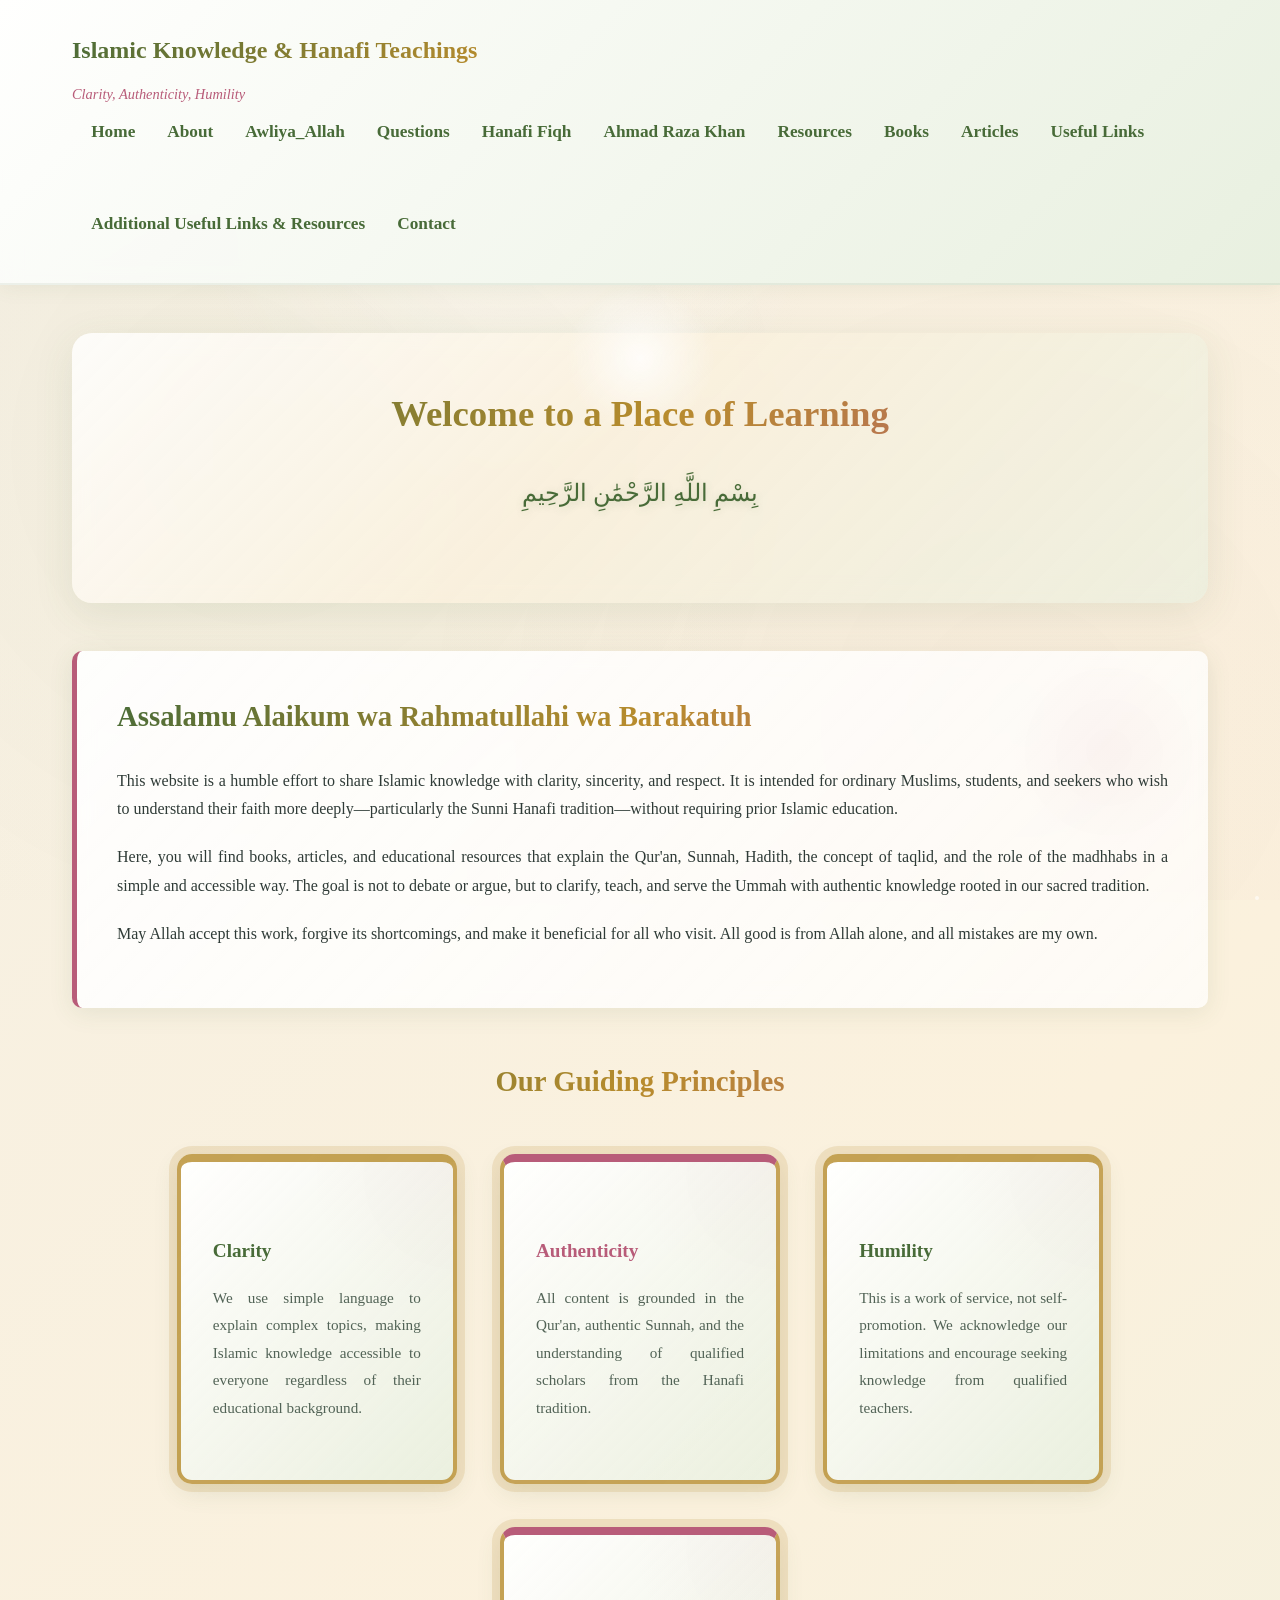
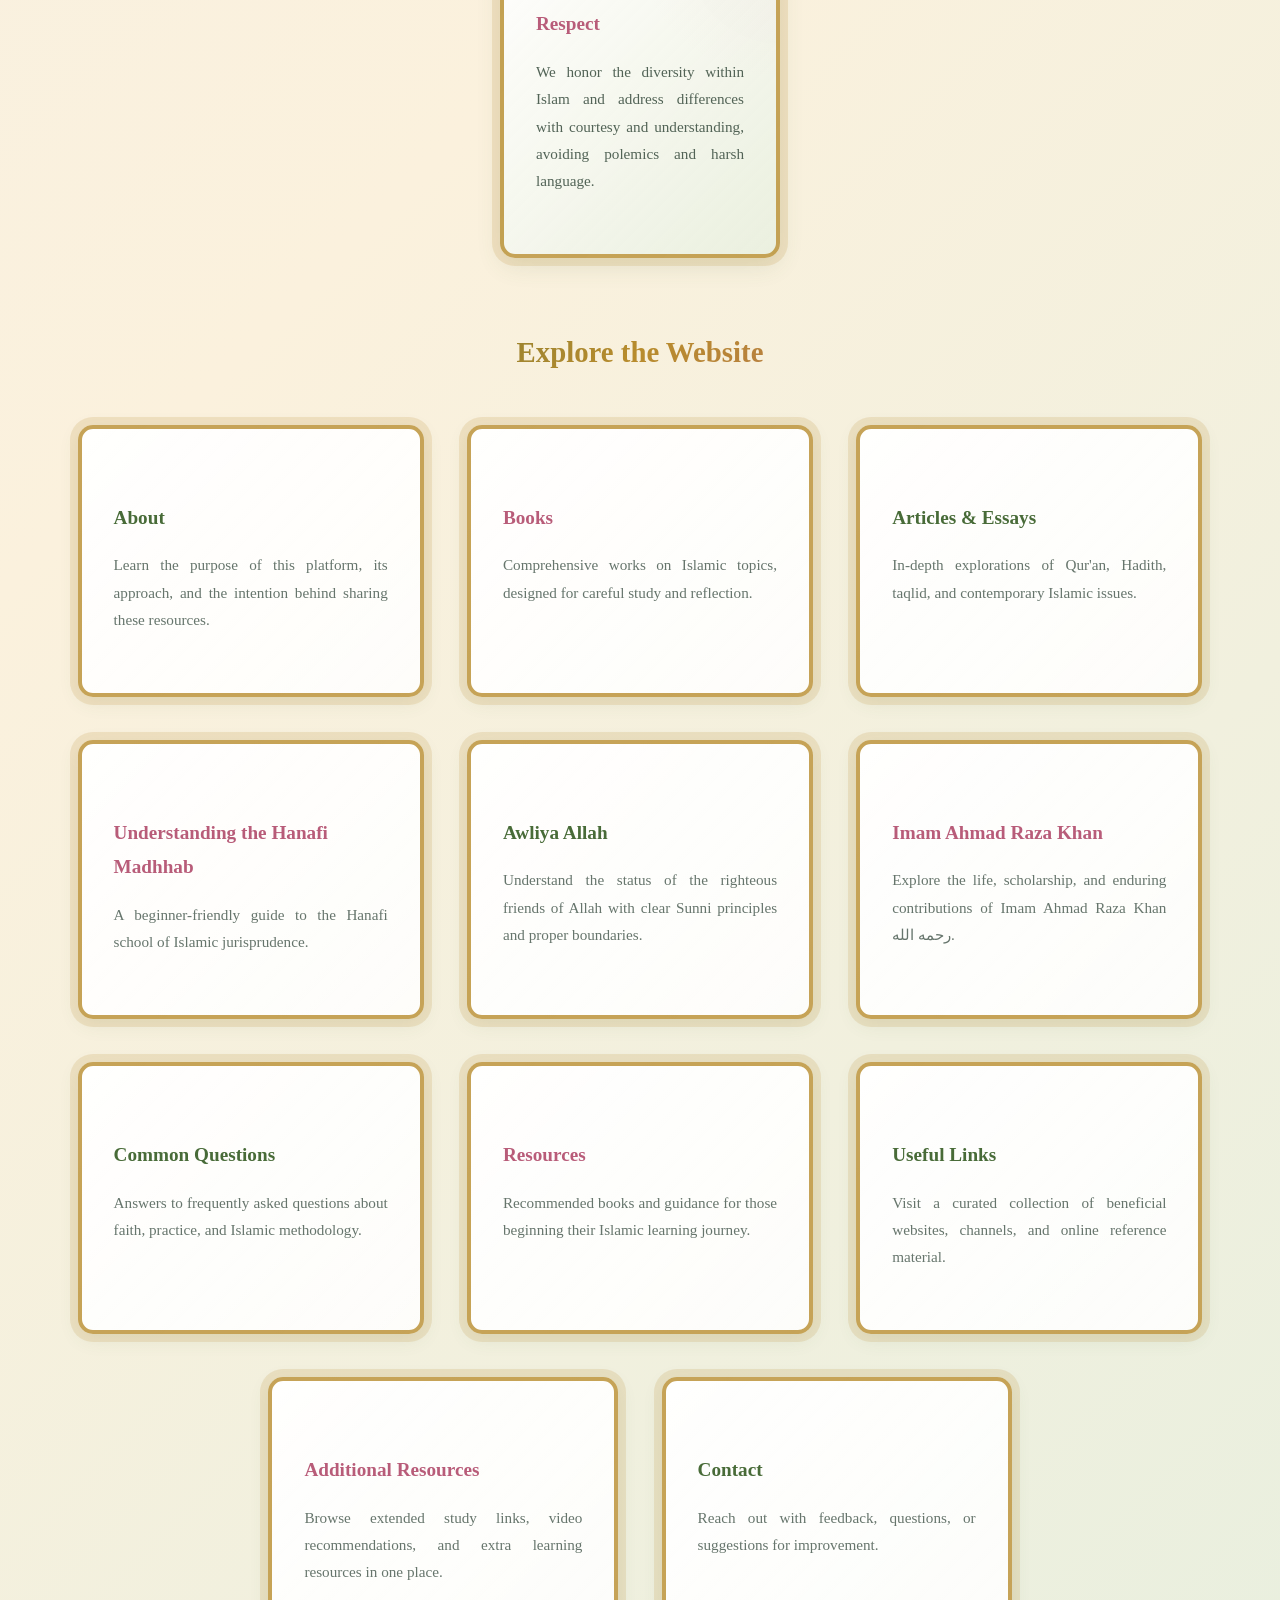
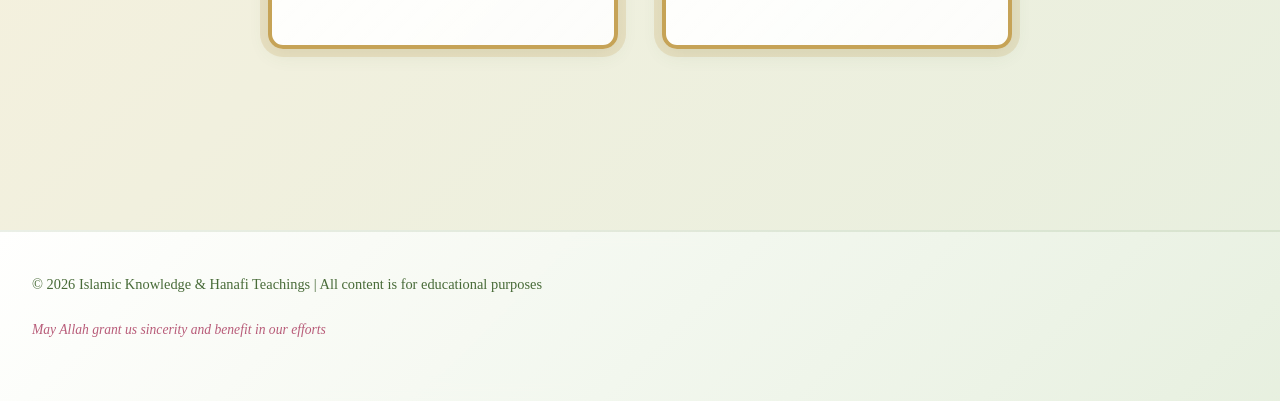
<file: index.html>
<!DOCTYPE html>
<html lang="en">
<head>
    <meta charset="UTF-8">
    <meta name="viewport" content="width=device-width, initial-scale=1.0">
    <title>Islamic Knowledge & Hanafi Teachings</title>
    
    <link rel="stylesheet" href="style.css">
    <script src="script.js" defer></script>
</head>
<body data-noor-mode="stream" data-particle-mode="stream">

   
    <header>
        <nav>
            <div class="logo-section">
                <a href="index.html" class="site-title">Islamic Knowledge & Hanafi Teachings</a>
                <span class="site-subtitle">Clarity, Authenticity, Humility</span>
            </div>

            <ul>
                
                <li><a href="index.html">Home</a></li>
                <li><a href="about.html">About</a></li>
                <li><a href="Awliya_Allah.html">Awliya_Allah</a></li>
                <li><a href="questions.html">Questions</a></li>
                <li><a href="hanafi.html">Hanafi Fiqh</a></li>
                <li><a href="ahmadrazakhan.html">Ahmad Raza Khan</a></li>
                <li><a href="resources.html">Resources</a></li>
                <li><a href="books.html">Books</a></li>
                <li><a href="articles.html">Articles</a></li>
                <li><a href="links.html">Useful Links</a></li>
                <li><a href="additionalResources.html">Additional Useful Links & Resources</a></li>
                <li><a href="contact.html">Contact</a></li>
            </ul>
        </nav>
    </header>


    <div class="noor-container" id="noorContainer"></div>

   

    <div class="container">
        <div class="hero">
            <h1>Welcome to a Place of Learning</h1>
            <p style="text-align: center;" class="arabic">بِسْمِ اللَّهِ الرَّحْمَٰنِ الرَّحِيمِ</p>
        </div>

        <div class="welcome">
            <h2>Assalamu Alaikum wa Rahmatullahi wa Barakatuh</h2>
            <p>
                This website is a humble effort to share Islamic knowledge with clarity, sincerity, and respect. It is intended for ordinary Muslims, students, and seekers who wish to understand their faith more deeply—particularly the Sunni Hanafi tradition—without requiring prior Islamic education.
            </p>
            <p>
                Here, you will find books, articles, and educational resources that explain the Qur'an, Sunnah, Hadith, the concept of taqlid, and the role of the madhhabs in a simple and accessible way. The goal is not to debate or argue, but to clarify, teach, and serve the Ummah with authentic knowledge rooted in our sacred tradition.
            </p>
            <p>
                May Allah accept this work, forgive its shortcomings, and make it beneficial for all who visit. All good is from Allah alone, and all mistakes are my own.
            </p>
        </div>

        <div class="principles">
            <h2>Our Guiding Principles</h2>
            <div class="principles-grid">
                <div class="principle-card">
                    <h3>Clarity</h3>
                    <p>We use simple language to explain complex topics, making Islamic knowledge accessible to everyone regardless of their educational background.</p>
                </div>
                <div class="principle-card">
                    <h3>Authenticity</h3>
                    <p>All content is grounded in the Qur'an, authentic Sunnah, and the understanding of qualified scholars from the Hanafi tradition.</p>
                </div>
                <div class="principle-card">
                    <h3>Humility</h3>
                    <p>This is a work of service, not self-promotion. We acknowledge our limitations and encourage seeking knowledge from qualified teachers.</p>
                </div>
                <div class="principle-card">
                    <h3>Respect</h3>
                    <p>We honor the diversity within Islam and address differences with courtesy and understanding, avoiding polemics and harsh language.</p>
                </div>
            </div>
        </div>

        <div class="sections">
            <h2>Explore the Website</h2>
            <div class="section-links">
                <a href="about.html" class="section-link">
                    <h3>About</h3>
                    <p>Learn the purpose of this platform, its approach, and the intention behind sharing these resources.</p>
                </a>
                <a href="books.html" class="section-link">
                    <h3>Books</h3>
                    <p>Comprehensive works on Islamic topics, designed for careful study and reflection.</p>
                </a>
                <a href="articles.html" class="section-link">
                    <h3>Articles & Essays</h3>
                    <p>In-depth explorations of Qur'an, Hadith, taqlid, and contemporary Islamic issues.</p>
                </a>
                <a href="hanafi.html" class="section-link">
                    <h3>Understanding the Hanafi Madhhab</h3>
                    <p>A beginner-friendly guide to the Hanafi school of Islamic jurisprudence.</p>
                </a>
                <a href="Awliya_Allah.html" class="section-link">
                    <h3>Awliya Allah</h3>
                    <p>Understand the status of the righteous friends of Allah with clear Sunni principles and proper boundaries.</p>
                </a>
                <a href="ahmadrazakhan.html" class="section-link">
                    <h3>Imam Ahmad Raza Khan</h3>
                    <p>Explore the life, scholarship, and enduring contributions of Imam Ahmad Raza Khan رحمه الله.</p>
                </a>
                <a href="questions.html" class="section-link">
                    <h3>Common Questions</h3>
                    <p>Answers to frequently asked questions about faith, practice, and Islamic methodology.</p>
                </a>
                <a href="resources.html" class="section-link">
                    <h3>Resources</h3>
                    <p>Recommended books and guidance for those beginning their Islamic learning journey.</p>
                </a>
                <a href="links.html" class="section-link">
                    <h3>Useful Links</h3>
                    <p>Visit a curated collection of beneficial websites, channels, and online reference material.</p>
                </a>
                <a href="additionalResources.html" class="section-link">
                    <h3>Additional Resources</h3>
                    <p>Browse extended study links, video recommendations, and extra learning resources in one place.</p>
                </a>
                <a href="contact.html" class="section-link">
                    <h3>Contact</h3>
                    <p>Reach out with feedback, questions, or suggestions for improvement.</p>
                </a>
            </div>
        </div>
    </div>

    <footer>
        <p>© 2026 Islamic Knowledge & Hanafi Teachings | All content is for educational purposes</p>
        <p style="margin-top: 0.5rem; font-size: 0.85rem;">May Allah grant us sincerity and benefit in our efforts</p>
    </footer>

</body>

</html>
</file>
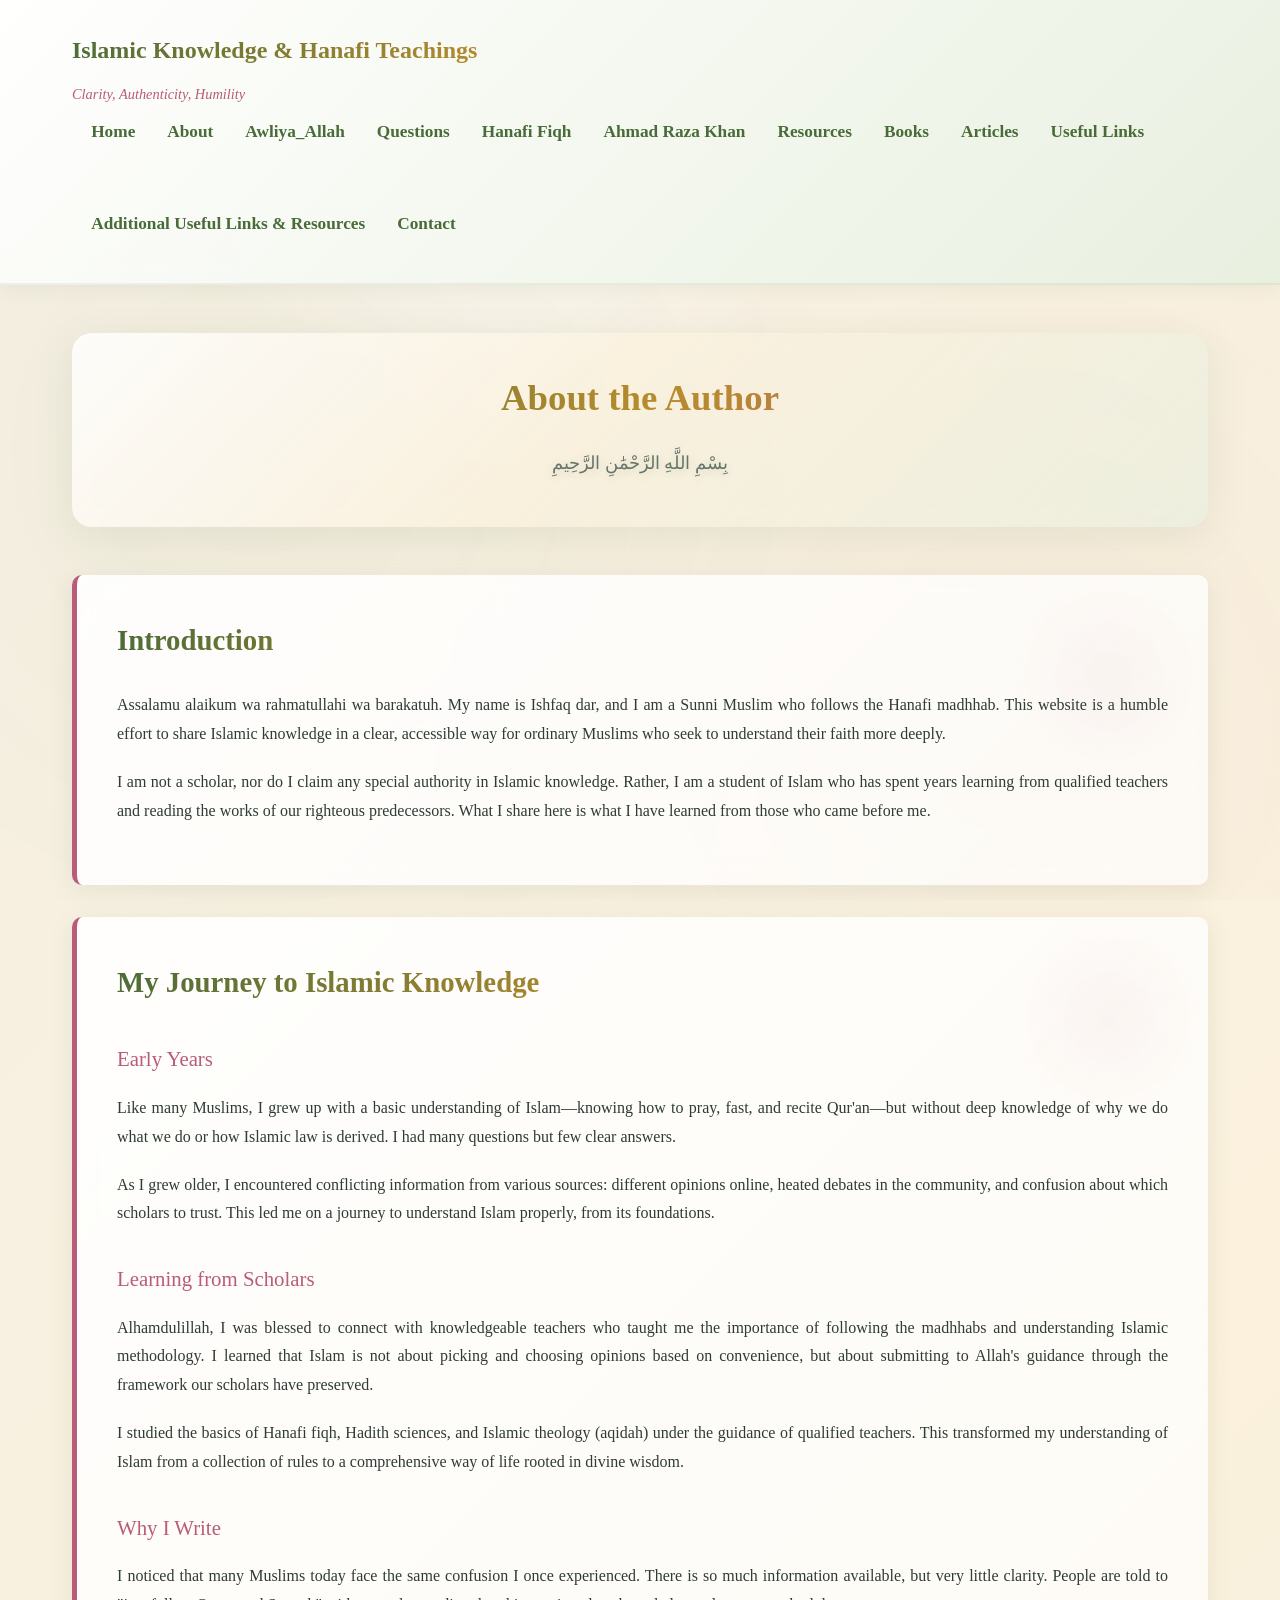
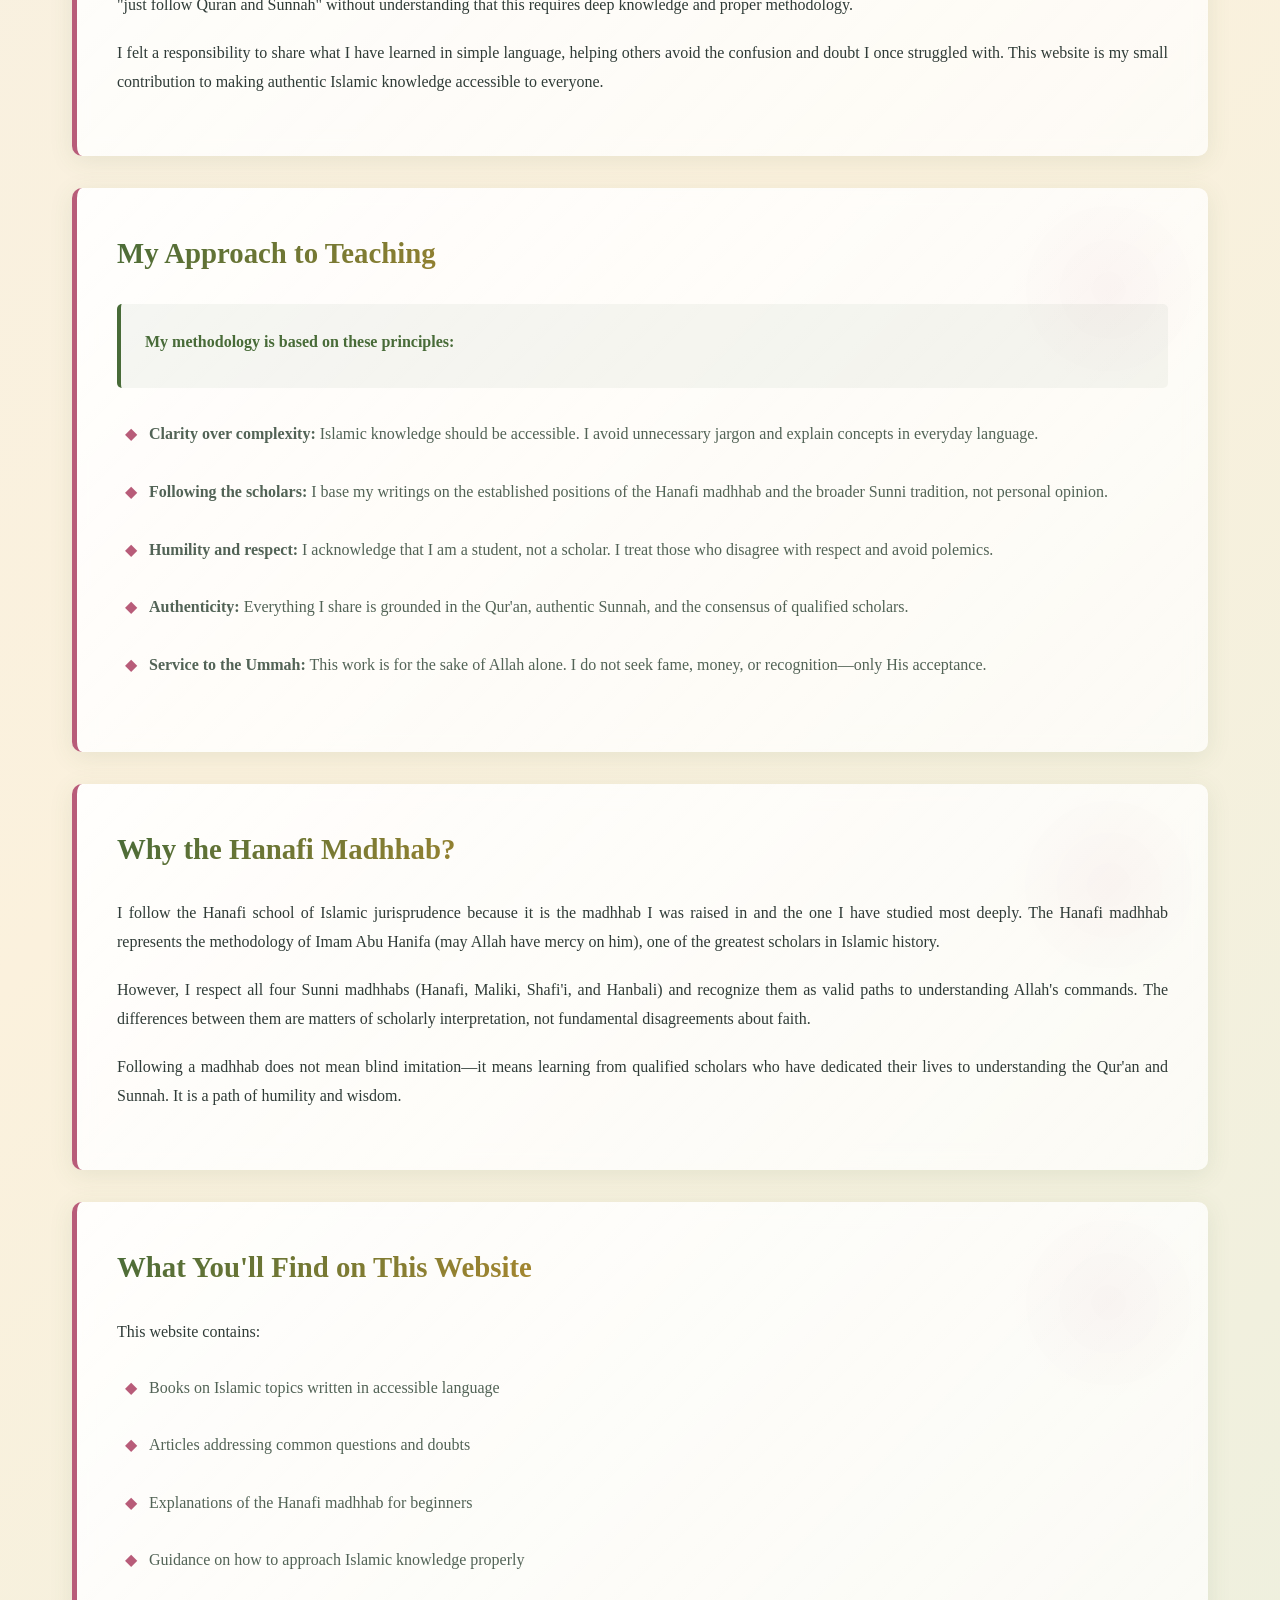
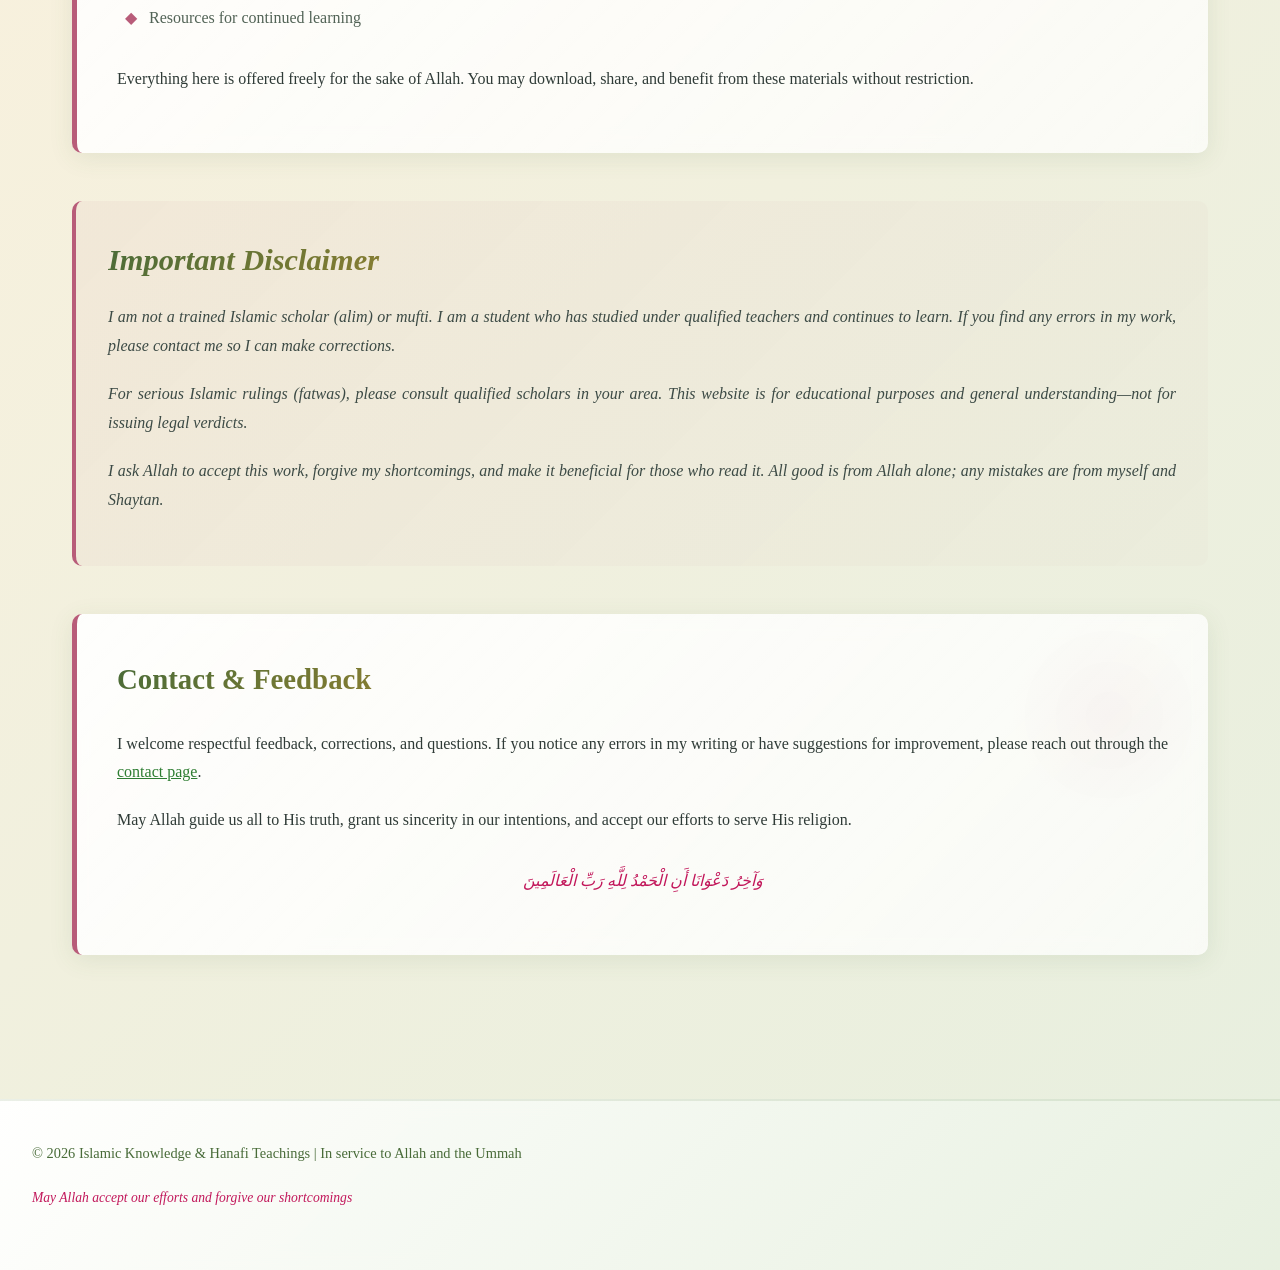
<file: about.html>
<!DOCTYPE html>
<html lang="en">
<head>
    <meta charset="UTF-8">
    <meta name="viewport" content="width=device-width, initial-scale=1.0">
    <title>About - Islamic Knowledge & Hanafi Teachings</title>
    
   <link rel="stylesheet" href="style.css">
   <script src="script.js" defer></script>
</head>
<body data-noor-mode="stream">
    
    
 <div class="noor-container" id="noorContainer"></div>

    <header>
        <nav>
            <div class="logo-section">
                <a href="index.html" class="site-title">Islamic Knowledge & Hanafi Teachings</a>
                <span class="site-subtitle">Clarity, Authenticity, Humility</span>
            </div>

            <ul>
                
                <li><a href="index.html">Home</a></li>
                <li><a href="about.html">About</a></li>
                <li><a href="Awliya_Allah.html">Awliya_Allah</a></li>
                <li><a href="questions.html">Questions</a></li>
                <li><a href="hanafi.html">Hanafi Fiqh</a></li>
                <li><a href="ahmadrazakhan.html">Ahmad Raza Khan</a></li>
                <li><a href="resources.html">Resources</a></li>
                <li><a href="books.html">Books</a></li>
                <li><a href="articles.html">Articles</a></li>
                <li><a href="links.html">Useful Links</a></li>
                <li><a href="additionalResources.html">Additional Useful Links & Resources</a></li>
                <li><a href="contact.html">Contact</a></li>
            </ul>
        </nav>
    </header>


    <div class="container">
        <div class="page-header">
            <h1>About the Author</h1>
            <p style="text-align: center;" class="arabic">بِسْمِ اللَّهِ الرَّحْمَٰنِ الرَّحِيمِ</p>
        </div>

        

        <div class="content-section">
            <h2>Introduction</h2>
            <p>
                Assalamu alaikum wa rahmatullahi wa barakatuh. My name is Ishfaq dar, and I am a Sunni Muslim who follows the Hanafi madhhab. This website is a humble effort to share Islamic knowledge in a clear, accessible way for ordinary Muslims who seek to understand their faith more deeply.
            </p>
            <p>
                I am not a scholar, nor do I claim any special authority in Islamic knowledge. Rather, I am a student of Islam who has spent years learning from qualified teachers and reading the works of our righteous predecessors. What I share here is what I have learned from those who came before me.
            </p>
        </div>

        <div class="content-section">
            <h2>My Journey to Islamic Knowledge</h2>
            
            <h3>Early Years</h3>
            <p>
                <!-- EDIT THIS SECTION - Share your personal story -->
                Like many Muslims, I grew up with a basic understanding of Islam—knowing how to pray, fast, and recite Qur'an—but without deep knowledge of why we do what we do or how Islamic law is derived. I had many questions but few clear answers.
            </p>
            <p>
                As I grew older, I encountered conflicting information from various sources: different opinions online, heated debates in the community, and confusion about which scholars to trust. This led me on a journey to understand Islam properly, from its foundations.
            </p>

            <h3>Learning from Scholars</h3>
            <p>
                <!-- EDIT THIS SECTION - Describe your learning journey -->
                Alhamdulillah, I was blessed to connect with knowledgeable teachers who taught me the importance of following the madhhabs and understanding Islamic methodology. I learned that Islam is not about picking and choosing opinions based on convenience, but about submitting to Allah's guidance through the framework our scholars have preserved.
            </p>
            <p>
                I studied the basics of Hanafi fiqh, Hadith sciences, and Islamic theology (aqidah) under the guidance of qualified teachers. This transformed my understanding of Islam from a collection of rules to a comprehensive way of life rooted in divine wisdom.
            </p>

            <h3>Why I Write</h3>
            <p>
                <!-- THIS SECTION - Explain your motivation -->
                I noticed that many Muslims today face the same confusion I once experienced. There is so much information available, but very little clarity. People are told to "just follow Quran and Sunnah" without understanding that this requires deep knowledge and proper methodology.
            </p>
            <p>
                I felt a responsibility to share what I have learned in simple language, helping others avoid the confusion and doubt I once struggled with. This website is my small contribution to making authentic Islamic knowledge accessible to everyone.
            </p>
        </div>

        <div class="content-section">
            <h2>My Approach to Teaching</h2>
            
            <div class="highlight-box">
                <p><strong>My methodology is based on these principles:</strong></p>
            </div>

            <ul>
                <li><strong>Clarity over complexity:</strong> Islamic knowledge should be accessible. I avoid unnecessary jargon and explain concepts in everyday language.</li>
                <li><strong>Following the scholars:</strong> I base my writings on the established positions of the Hanafi madhhab and the broader Sunni tradition, not personal opinion.</li>
                <li><strong>Humility and respect:</strong> I acknowledge that I am a student, not a scholar. I treat those who disagree with respect and avoid polemics.</li>
                <li><strong>Authenticity:</strong> Everything I share is grounded in the Qur'an, authentic Sunnah, and the consensus of qualified scholars.</li>
                <li><strong>Service to the Ummah:</strong> This work is for the sake of Allah alone. I do not seek fame, money, or recognition—only His acceptance.</li>
            </ul>
        </div>

        <div class="content-section">
            <h2>Why the Hanafi Madhhab?</h2>
            <p>
                I follow the Hanafi school of Islamic jurisprudence because it is the madhhab I was raised in and the one I have studied most deeply. The Hanafi madhhab represents the methodology of Imam Abu Hanifa (may Allah have mercy on him), one of the greatest scholars in Islamic history.
            </p>
            <p>
                However, I respect all four Sunni madhhabs (Hanafi, Maliki, Shafi'i, and Hanbali) and recognize them as valid paths to understanding Allah's commands. The differences between them are matters of scholarly interpretation, not fundamental disagreements about faith.
            </p>
            <p>
                Following a madhhab does not mean blind imitation—it means learning from qualified scholars who have dedicated their lives to understanding the Qur'an and Sunnah. It is a path of humility and wisdom.
            </p>
        </div>

        <div class="content-section">
            <h2>What You'll Find on This Website</h2>
            <p>
                This website contains:
            </p>
            <ul>
                <li>Books on Islamic topics written in accessible language</li>
                <li>Articles addressing common questions and doubts</li>
                <li>Explanations of the Hanafi madhhab for beginners</li>
                <li>Guidance on how to approach Islamic knowledge properly</li>
                <li>Resources for continued learning</li>
            </ul>
            <p>
                Everything here is offered freely for the sake of Allah. You may download, share, and benefit from these materials without restriction.
            </p>
        </div>

        <div class="disclaimer">
            <h2 style="color: #c2185b; margin-bottom: 1rem;">Important Disclaimer</h2>
            <p>
                I am not a trained Islamic scholar (alim) or mufti. I am a student who has studied under qualified teachers and continues to learn. If you find any errors in my work, please contact me so I can make corrections.
            </p>
            <p>
                For serious Islamic rulings (fatwas), please consult qualified scholars in your area. This website is for educational purposes and general understanding—not for issuing legal verdicts.
            </p>
            <p>
                I ask Allah to accept this work, forgive my shortcomings, and make it beneficial for those who read it. All good is from Allah alone; any mistakes are from myself and Shaytan.
            </p>
        </div>

        <div class="content-section">
            <h2>Contact & Feedback</h2>
            <p>
                I welcome respectful feedback, corrections, and questions. If you notice any errors in my writing or have suggestions for improvement, please reach out through the <a href="contact.html" style="color: #2e7d32; text-decoration: underline;">contact page</a>.
            </p>
            <p>
                May Allah guide us all to His truth, grant us sincerity in our intentions, and accept our efforts to serve His religion.
            </p>
            <p style="text-align: center; margin-top: 2rem; color: #c2185b; font-style: italic;">
                وَآخِرُ دَعْوَانَا أَنِ الْحَمْدُ لِلَّهِ رَبِّ الْعَالَمِينَ
            </p>
        </div>
    </div>

    <footer>
        <p>© 2026 Islamic Knowledge & Hanafi Teachings | In service to Allah and the Ummah</p>
        <p style="margin-top: 0.5rem; font-size: 0.85rem; color: #c2185b; font-style: italic;">May Allah accept our efforts and forgive our shortcomings</p>
    </footer>

</body>

</html>
</file>
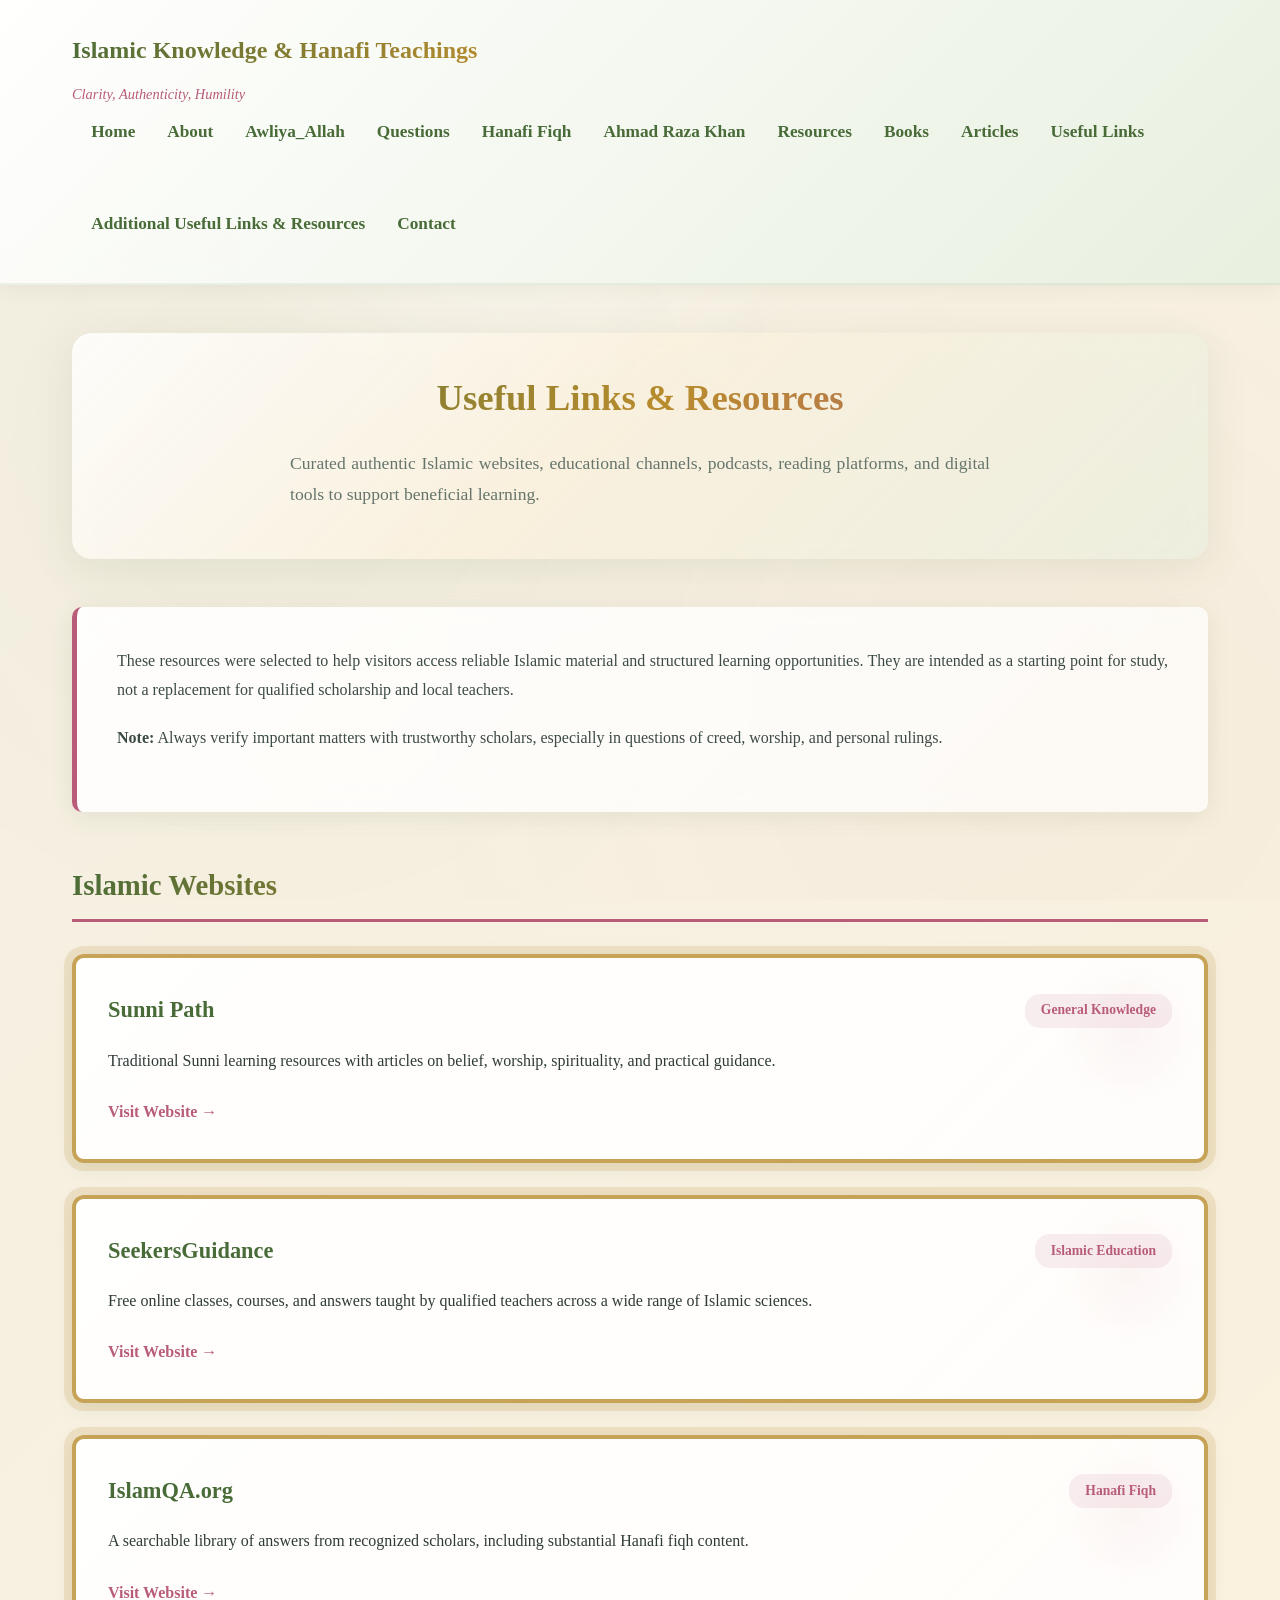
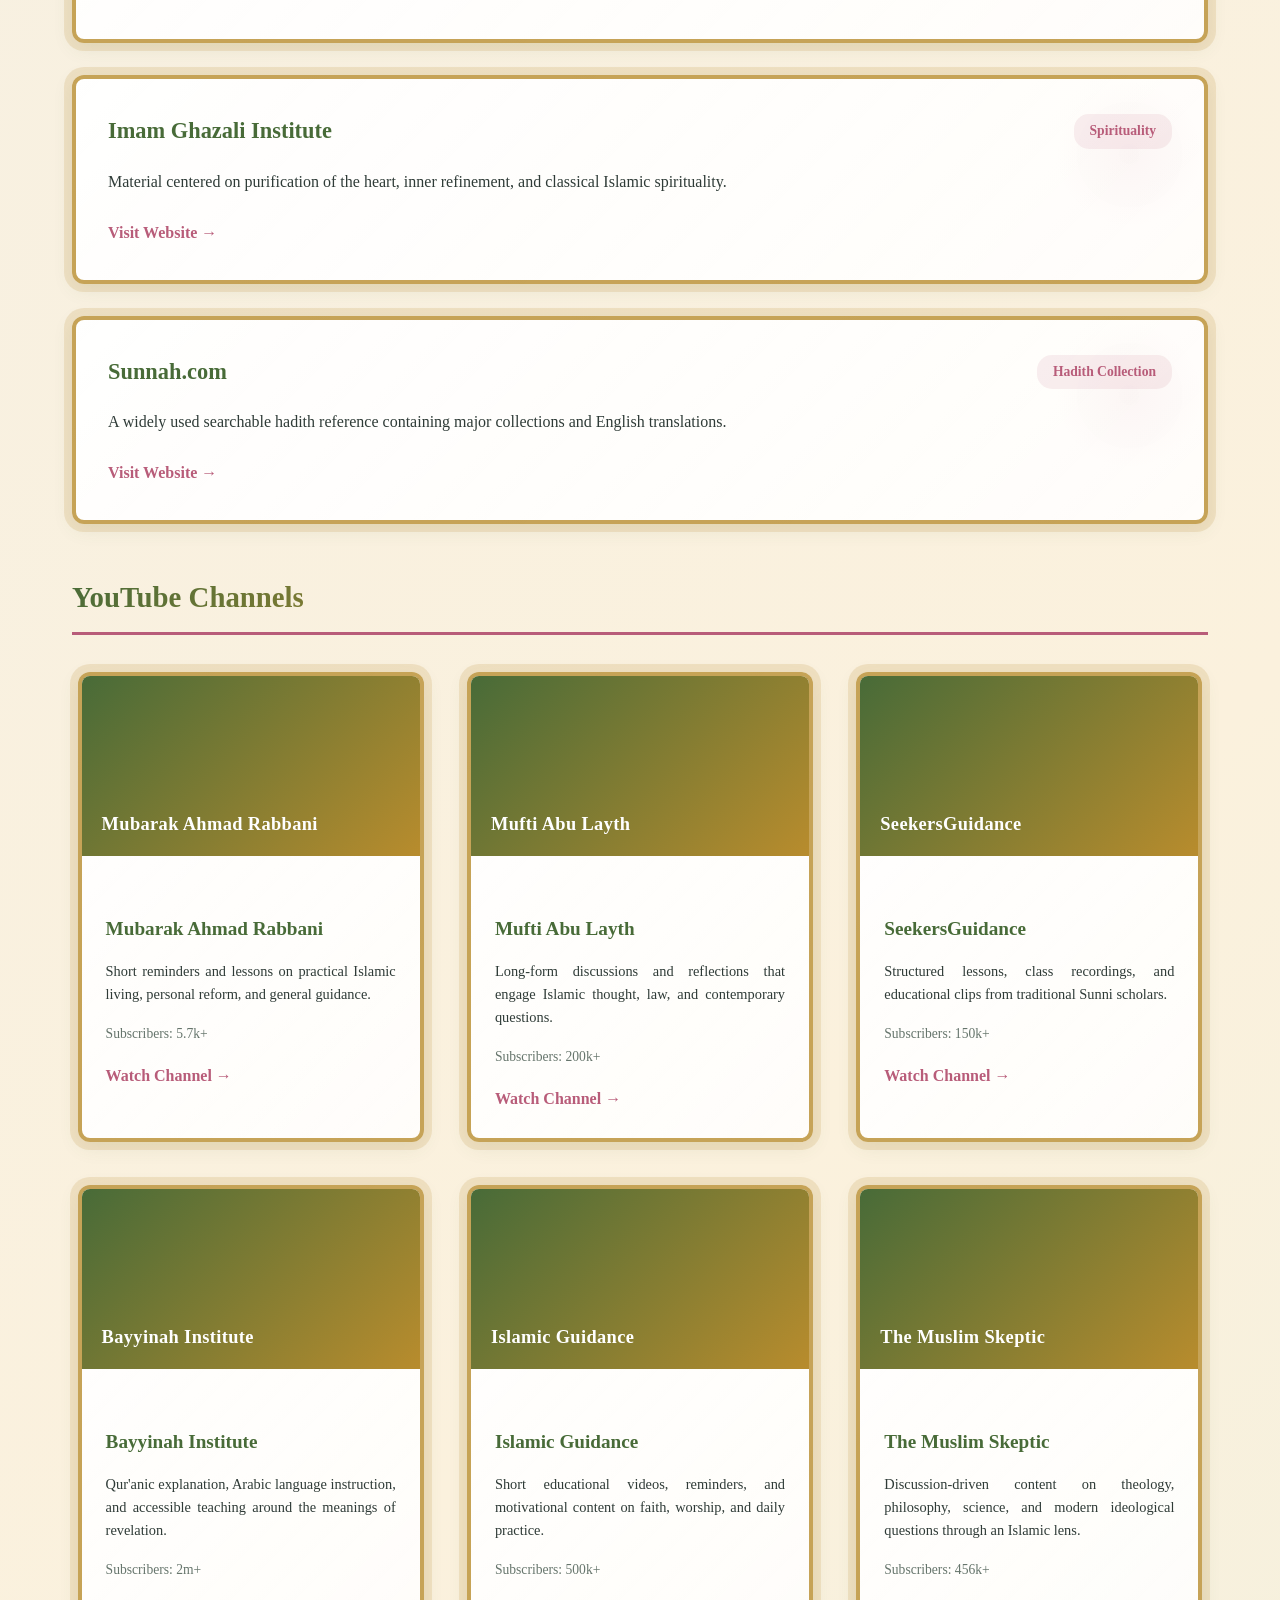
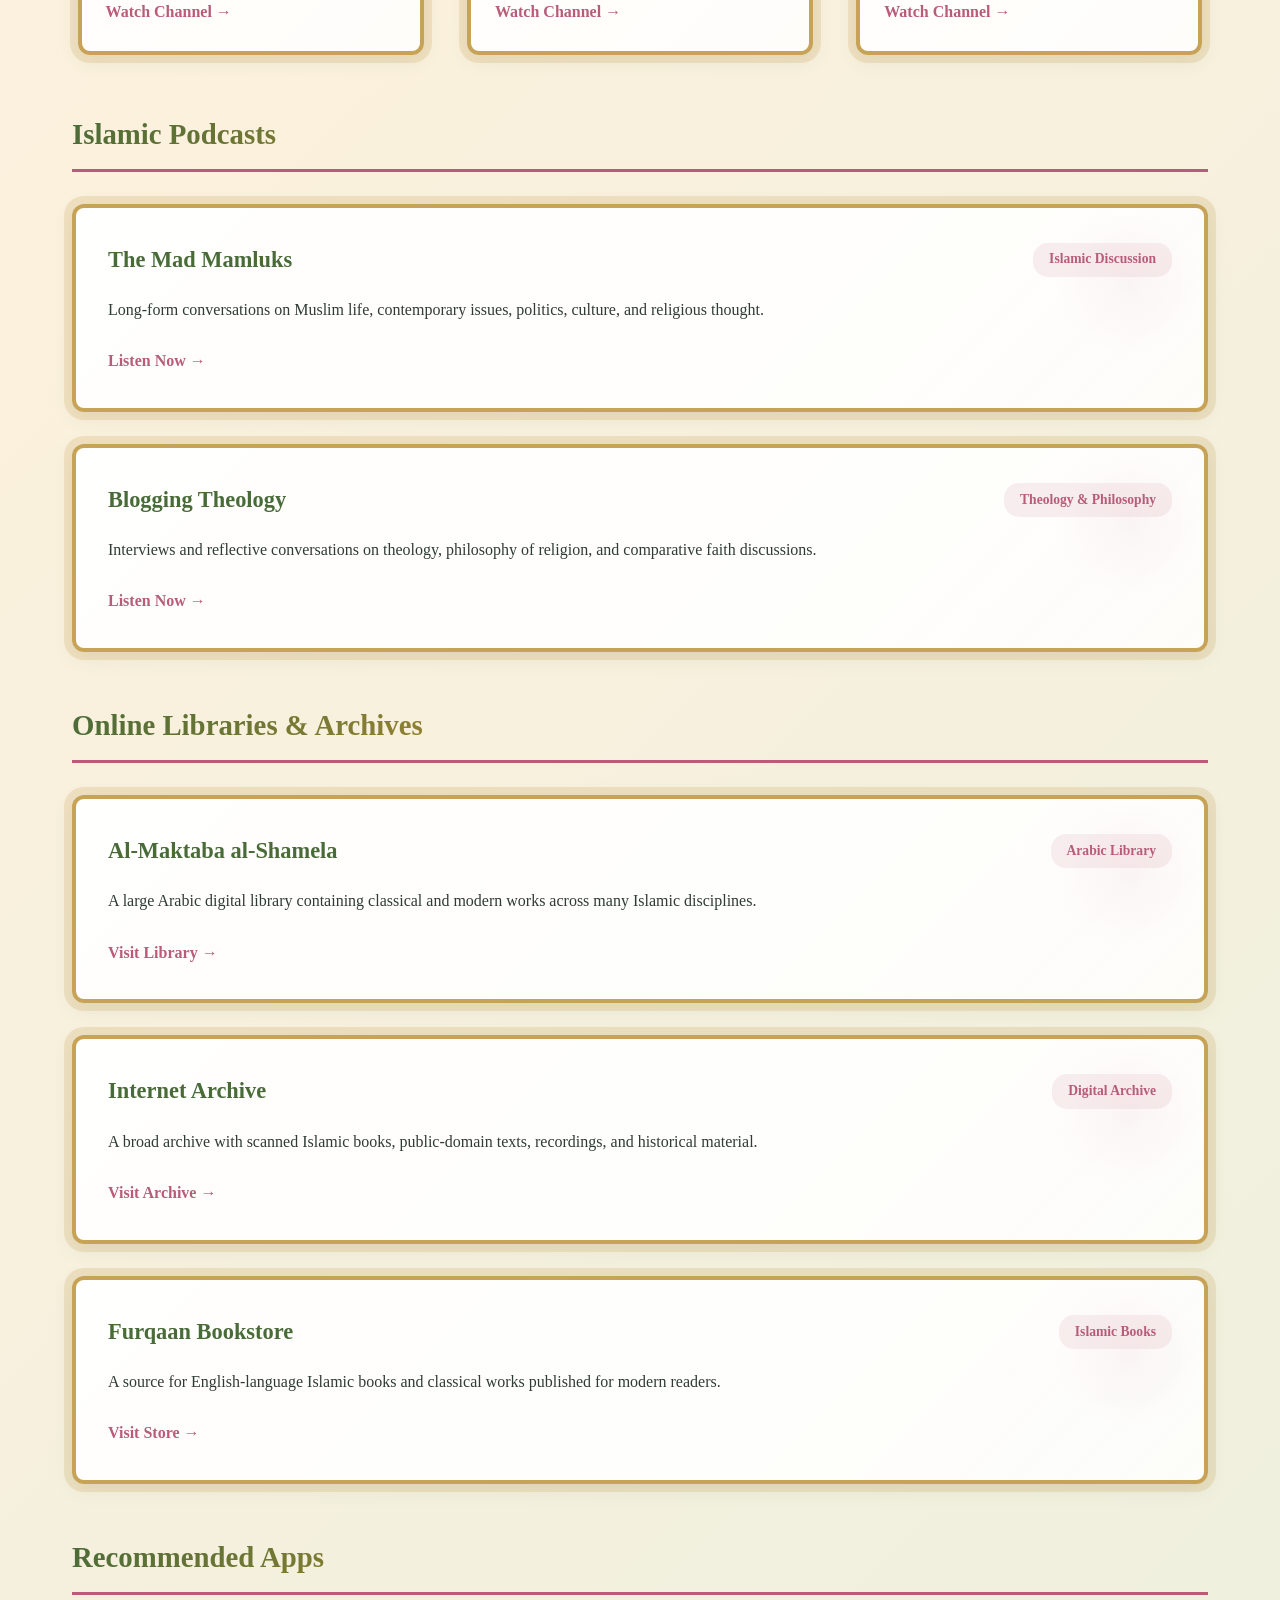
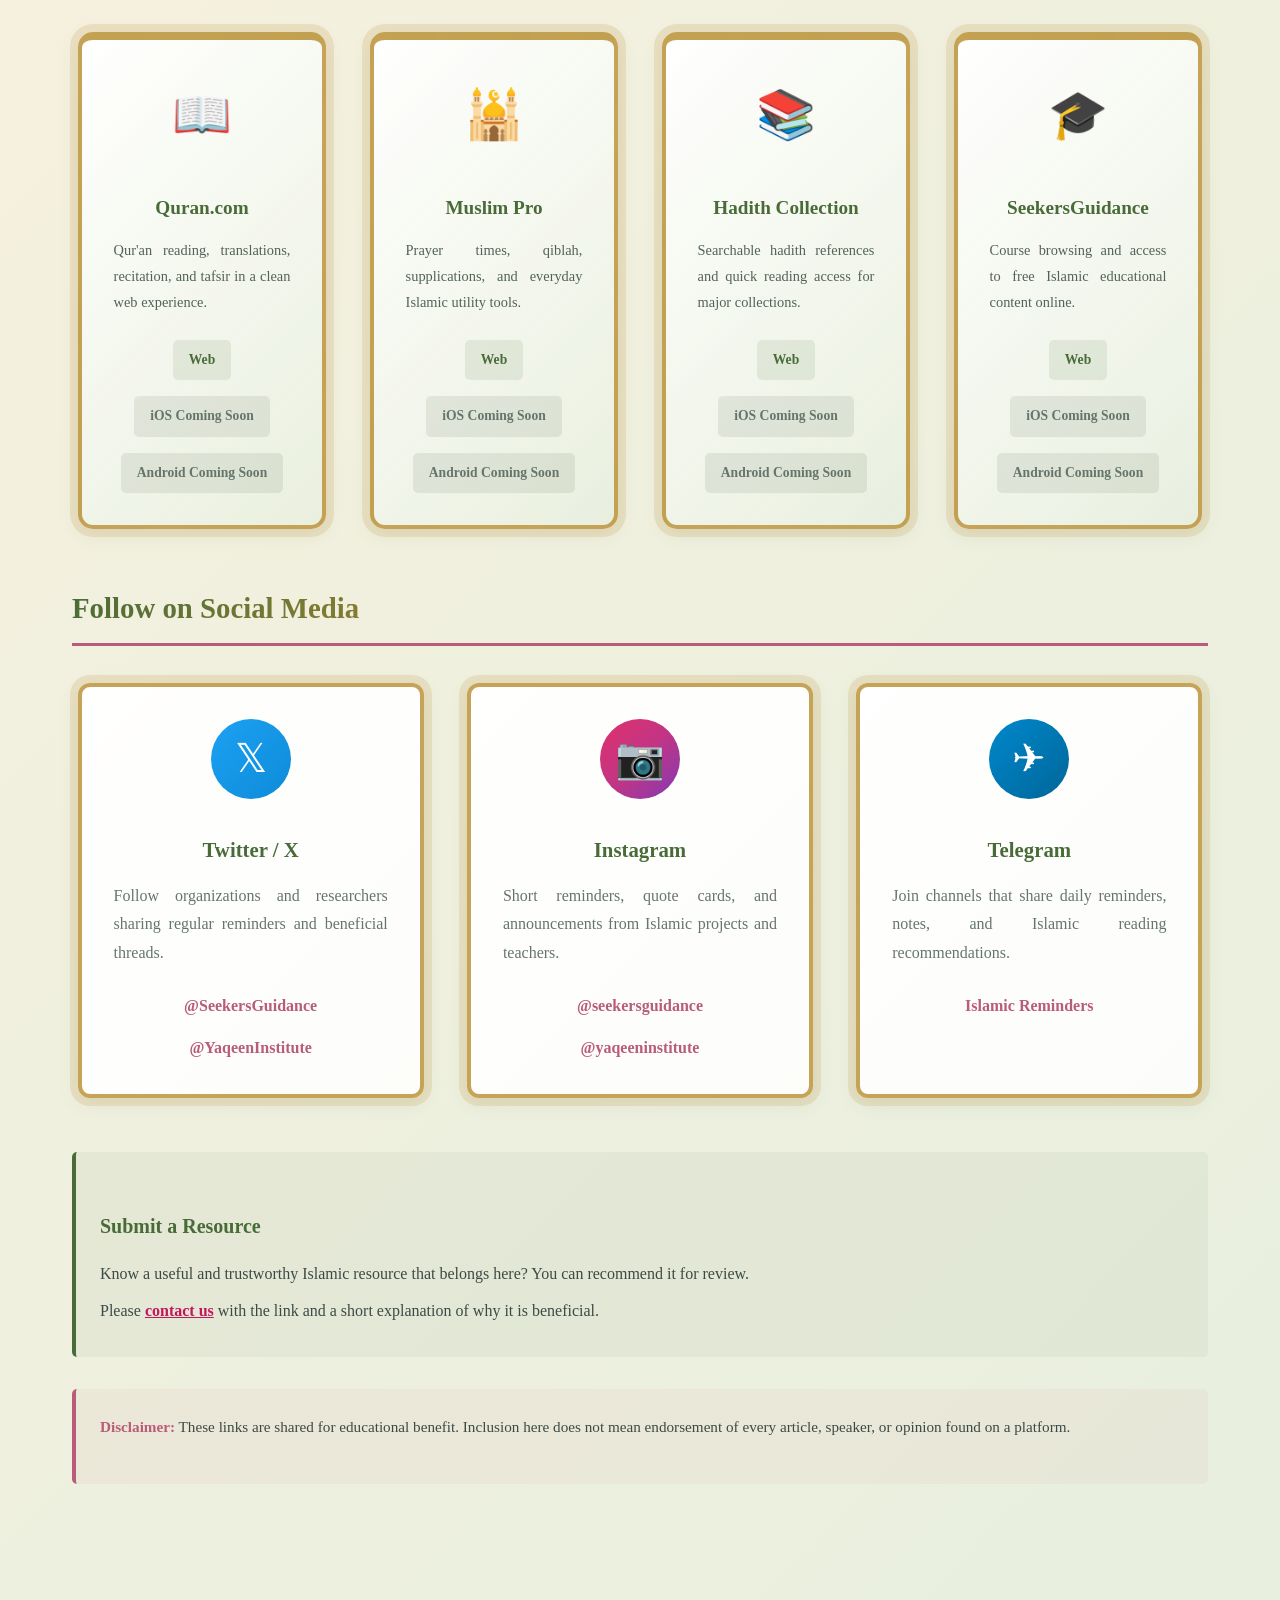
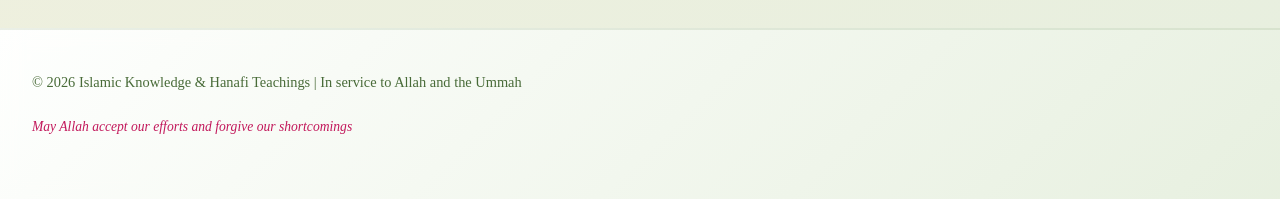
<file: additionalResources.html>
<!DOCTYPE html>
<html lang="en">
<head>
    <meta charset="UTF-8">
    <meta name="viewport" content="width=device-width, initial-scale=1.0">
    <title>Useful Links & Resources - Ahl al-Sunnah wal-Jama'ah</title>
    <link rel="stylesheet" href="style.css">
    <script src="script.js" defer></script>
</head>
<body data-noor-mode="stream">


    <div class="noor-container" id="noorContainer" aria-hidden="true"></div>

      <header>
        <nav>
            <div class="logo-section">
                <a href="index.html" class="site-title">Islamic Knowledge & Hanafi Teachings</a>
                <span class="site-subtitle">Clarity, Authenticity, Humility</span>
            </div>

            <ul>
                
                <li><a href="index.html">Home</a></li>
                <li><a href="about.html">About</a></li>
                <li><a href="Awliya_Allah.html">Awliya_Allah</a></li>
                <li><a href="questions.html">Questions</a></li>
                <li><a href="hanafi.html">Hanafi Fiqh</a></li>
                <li><a href="ahmadrazakhan.html">Ahmad Raza Khan</a></li>
                <li><a href="resources.html">Resources</a></li>
                <li><a href="books.html">Books</a></li>
                <li><a href="articles.html">Articles</a></li>
                <li><a href="links.html">Useful Links</a></li>
                <li><a href="additionalResources.html">Additional Useful Links & Resources</a></li>
                <li><a href="contact.html">Contact</a></li>
            </ul>
        </nav>
    </header>

    <main class="container">
        <section class="page-header">
            <h1>Useful Links & Resources</h1>
            <p>Curated authentic Islamic websites, educational channels, podcasts, reading platforms, and digital tools to support beneficial learning.</p>
        </section>

        <section class="intro-text">
            <p>These resources were selected to help visitors access reliable Islamic material and structured learning opportunities. They are intended as a starting point for study, not a replacement for qualified scholarship and local teachers.</p>
            <p><strong>Note:</strong> Always verify important matters with trustworthy scholars, especially in questions of creed, worship, and personal rulings.</p>
        </section>

        <section class="category-section">
            <h2 class="category-title">Islamic Websites</h2>

            <article class="link-card">
                <div class="link-header">
                    <h3>Sunni Path</h3>
                    <span class="link-category">General Knowledge</span>
                </div>
                <p class="link-description">Traditional Sunni learning resources with articles on belief, worship, spirituality, and practical guidance.</p>
                <a href="https://www.sunnipath.com" target="_blank" rel="noopener noreferrer" class="external-link">Visit Website →</a>
            </article>

            <article class="link-card">
                <div class="link-header">
                    <h3>SeekersGuidance</h3>
                    <span class="link-category">Islamic Education</span>
                </div>
                <p class="link-description">Free online classes, courses, and answers taught by qualified teachers across a wide range of Islamic sciences.</p>
                <a href="https://seekersguidance.org" target="_blank" rel="noopener noreferrer" class="external-link">Visit Website →</a>
            </article>

            <article class="link-card">
                <div class="link-header">
                    <h3>IslamQA.org</h3>
                    <span class="link-category">Hanafi Fiqh</span>
                </div>
                <p class="link-description">A searchable library of answers from recognized scholars, including substantial Hanafi fiqh content.</p>
                <a href="https://islamqa.org" target="_blank" rel="noopener noreferrer" class="external-link">Visit Website →</a>
            </article>

            <article class="link-card">
                <div class="link-header">
                    <h3>Imam Ghazali Institute</h3>
                    <span class="link-category">Spirituality</span>
                </div>
                <p class="link-description">Material centered on purification of the heart, inner refinement, and classical Islamic spirituality.</p>
                <a href="https://www.ghazali.org" target="_blank" rel="noopener noreferrer" class="external-link">Visit Website →</a>
            </article>

            <article class="link-card">
                <div class="link-header">
                    <h3>Sunnah.com</h3>
                    <span class="link-category">Hadith Collection</span>
                </div>
                <p class="link-description">A widely used searchable hadith reference containing major collections and English translations.</p>
                <a href="https://sunnah.com" target="_blank" rel="noopener noreferrer" class="external-link">Visit Website →</a>
            </article>
        </section>

        <section class="category-section">
            <h2 class="category-title">YouTube Channels</h2>

            <div class="video-grid">
                <article class="video-card">
                    <div class="video-thumbnail text-thumbnail">Mubarak Ahmad Rabbani</div>
                    <div class="video-info">
                        <h3>Mubarak Ahmad Rabbani</h3>
                        <p class="channel-desc">Short reminders and lessons on practical Islamic living, personal reform, and general guidance.</p>
                        <div class="channel-stats">Subscribers: 5.7k+</div>
                        <a href="https://www.youtube.com/@MUBARAKAHMADRABANI" target="_blank" rel="noopener noreferrer" class="external-link">Watch Channel →</a>
                    </div>
                </article>

                <article class="video-card">
                    <div class="video-thumbnail text-thumbnail">Mufti Abu Layth</div>
                    <div class="video-info">
                        <h3>Mufti Abu Layth</h3>
                        <p class="channel-desc">Long-form discussions and reflections that engage Islamic thought, law, and contemporary questions.</p>
                        <div class="channel-stats">Subscribers: 200k+</div>
                        <a href="https://www.youtube.com/@MuftiAbuLayth" target="_blank" rel="noopener noreferrer" class="external-link">Watch Channel →</a>
                    </div>
                </article>

                <article class="video-card">
                    <div class="video-thumbnail text-thumbnail">SeekersGuidance</div>
                    <div class="video-info">
                        <h3>SeekersGuidance</h3>
                        <p class="channel-desc">Structured lessons, class recordings, and educational clips from traditional Sunni scholars.</p>
                        <div class="channel-stats">Subscribers: 150k+</div>
                        <a href="https://www.youtube.com/@seekersguidance" target="_blank" rel="noopener noreferrer" class="external-link">Watch Channel →</a>
                    </div>
                </article>

                <article class="video-card">
                    <div class="video-thumbnail text-thumbnail">Bayyinah Institute</div>
                    <div class="video-info">
                        <h3>Bayyinah Institute</h3>
                        <p class="channel-desc">Qur'anic explanation, Arabic language instruction, and accessible teaching around the meanings of revelation.</p>
                        <div class="channel-stats">Subscribers: 2m+</div>
                        <a href="https://www.youtube.com/@bayyinahinstitute" target="_blank" rel="noopener noreferrer" class="external-link">Watch Channel →</a>
                    </div>
                </article>

                <article class="video-card">
                    <div class="video-thumbnail text-thumbnail">Islamic Guidance</div>
                    <div class="video-info">
                        <h3>Islamic Guidance</h3>
                        <p class="channel-desc">Short educational videos, reminders, and motivational content on faith, worship, and daily practice.</p>
                        <div class="channel-stats">Subscribers: 500k+</div>
                        <a href="https://www.youtube.com/@IslamicGuidance" target="_blank" rel="noopener noreferrer" class="external-link">Watch Channel →</a>
                    </div>
                </article>

                <article class="video-card">
                    <div class="video-thumbnail text-thumbnail">The Muslim Skeptic</div>
                    <div class="video-info">
                        <h3>The Muslim Skeptic</h3>
                        <p class="channel-desc">Discussion-driven content on theology, philosophy, science, and modern ideological questions through an Islamic lens.</p>
                        <div class="channel-stats">Subscribers: 456k+</div>
                        <a href="https://www.youtube.com/@MuslimSkeptic" target="_blank" rel="noopener noreferrer" class="external-link">Watch Channel →</a>
                    </div>
                </article>
            </div>
        </section>

        <section class="category-section">
            <h2 class="category-title">Islamic Podcasts</h2>

            <article class="link-card">
                <div class="link-header">
                    <h3>The Mad Mamluks</h3>
                    <span class="link-category">Islamic Discussion</span>
                </div>
                <p class="link-description">Long-form conversations on Muslim life, contemporary issues, politics, culture, and religious thought.</p>
                <a href="https://www.youtube.com/@TheMadMamluks" target="_blank" rel="noopener noreferrer" class="external-link">Listen Now →</a>
            </article>

            <article class="link-card">
                <div class="link-header">
                    <h3>Blogging Theology</h3>
                    <span class="link-category">Theology & Philosophy</span>
                </div>
                <p class="link-description">Interviews and reflective conversations on theology, philosophy of religion, and comparative faith discussions.</p>
                <a href="https://www.youtube.com/@BloggingTheology" target="_blank" rel="noopener noreferrer" class="external-link">Listen Now →</a>
            </article>
        </section>

        <section class="category-section">
            <h2 class="category-title">Online Libraries & Archives</h2>

            <article class="link-card">
                <div class="link-header">
                    <h3>Al-Maktaba al-Shamela</h3>
                    <span class="link-category">Arabic Library</span>
                </div>
                <p class="link-description">A large Arabic digital library containing classical and modern works across many Islamic disciplines.</p>
                <a href="https://shamela.ws" target="_blank" rel="noopener noreferrer" class="external-link">Visit Library →</a>
            </article>

            <article class="link-card">
                <div class="link-header">
                    <h3>Internet Archive</h3>
                    <span class="link-category">Digital Archive</span>
                </div>
                <p class="link-description">A broad archive with scanned Islamic books, public-domain texts, recordings, and historical material.</p>
                <a href="https://archive.org/details/texts" target="_blank" rel="noopener noreferrer" class="external-link">Visit Archive →</a>
            </article>

            <article class="link-card">
                <div class="link-header">
                    <h3>Furqaan Bookstore</h3>
                    <span class="link-category">Islamic Books</span>
                </div>
                <p class="link-description">A source for English-language Islamic books and classical works published for modern readers.</p>
                <a href="https://www.furqaanbookstore.com" target="_blank" rel="noopener noreferrer" class="external-link">Visit Store →</a>
            </article>
        </section>

        <section class="category-section">
            <h2 class="category-title">Recommended Apps</h2>

            <div class="app-grid">
                <article class="app-card">
                    <div class="app-icon">📖</div>
                    <h3>Quran.com</h3>
                    <p>Qur'an reading, translations, recitation, and tafsir in a clean web experience.</p>
                    <div class="app-links">
                        <a href="https://quran.com" target="_blank" rel="noopener noreferrer">Web</a>
                        <span class="coming-soon">iOS Coming Soon</span>
                        <span class="coming-soon">Android Coming Soon</span>
                    </div>
                </article>

                <article class="app-card">
                    <div class="app-icon">🕌</div>
                    <h3>Muslim Pro</h3>
                    <p>Prayer times, qiblah, supplications, and everyday Islamic utility tools.</p>
                    <div class="app-links">
                        <a href="https://www.muslimpro.com" target="_blank" rel="noopener noreferrer">Web</a>
                        <span class="coming-soon">iOS Coming Soon</span>
                        <span class="coming-soon">Android Coming Soon</span>
                    </div>
                </article>

                <article class="app-card">
                    <div class="app-icon">📚</div>
                    <h3>Hadith Collection</h3>
                    <p>Searchable hadith references and quick reading access for major collections.</p>
                    <div class="app-links">
                        <a href="https://sunnah.com" target="_blank" rel="noopener noreferrer">Web</a>
                        <span class="coming-soon">iOS Coming Soon</span>
                        <span class="coming-soon">Android Coming Soon</span>
                    </div>
                </article>

                <article class="app-card">
                    <div class="app-icon">🎓</div>
                    <h3>SeekersGuidance</h3>
                    <p>Course browsing and access to free Islamic educational content online.</p>
                    <div class="app-links">
                        <a href="https://seekersguidance.org" target="_blank" rel="noopener noreferrer">Web</a>
                        <span class="coming-soon">iOS Coming Soon</span>
                        <span class="coming-soon">Android Coming Soon</span>
                    </div>
                </article>
            </div>
        </section>

        <section class="category-section">
            <h2 class="category-title">Follow on Social Media</h2>

            <div class="social-grid">
                <article class="social-card">
                    <div class="social-icon twitter">𝕏</div>
                    <h3>Twitter / X</h3>
                    <p>Follow organizations and researchers sharing regular reminders and beneficial threads.</p>
                    <div class="social-accounts">
                        <a href="https://twitter.com/SeekersGuidance" target="_blank" rel="noopener noreferrer">@SeekersGuidance</a>
                        <a href="https://twitter.com/YaqeenInstitute" target="_blank" rel="noopener noreferrer">@YaqeenInstitute</a>
                    </div>
                </article>

                <article class="social-card">
                    <div class="social-icon instagram">📷</div>
                    <h3>Instagram</h3>
                    <p>Short reminders, quote cards, and announcements from Islamic projects and teachers.</p>
                    <div class="social-accounts">
                        <a href="https://instagram.com/seekersguidance" target="_blank" rel="noopener noreferrer">@seekersguidance</a>
                        <a href="https://instagram.com/yaqeeninstitute" target="_blank" rel="noopener noreferrer">@yaqeeninstitute</a>
                    </div>
                </article>

                <article class="social-card">
                    <div class="social-icon telegram">✈</div>
                    <h3>Telegram</h3>
                    <p>Join channels that share daily reminders, notes, and Islamic reading recommendations.</p>
                    <div class="social-accounts">
                        <a href="https://t.me/islamicreminders" target="_blank" rel="noopener noreferrer">Islamic Reminders</a>
                    </div>
                </article>
            </div>
        </section>

        <section class="highlight-box">
            <h3>Submit a Resource</h3>
            <p>Know a useful and trustworthy Islamic resource that belongs here? You can recommend it for review.</p>
            <p>Please <a href="contact.html" style="color:#c2185b;font-weight:700;">contact us</a> with the link and a short explanation of why it is beneficial.</p>
        </section>

        <section class="warning-box">
            <p><strong>Disclaimer:</strong> These links are shared for educational benefit. Inclusion here does not mean endorsement of every article, speaker, or opinion found on a platform.</p>
        </section>
    </main>

     <footer>
        <p>© 2026 Islamic Knowledge & Hanafi Teachings | In service to Allah and the Ummah</p>
        <p style="margin-top: 0.5rem; font-size: 0.85rem; color: #c2185b; font-style: italic;">May Allah accept our efforts and forgive our shortcomings</p>
    </footer>
</body>
</html>
</file>
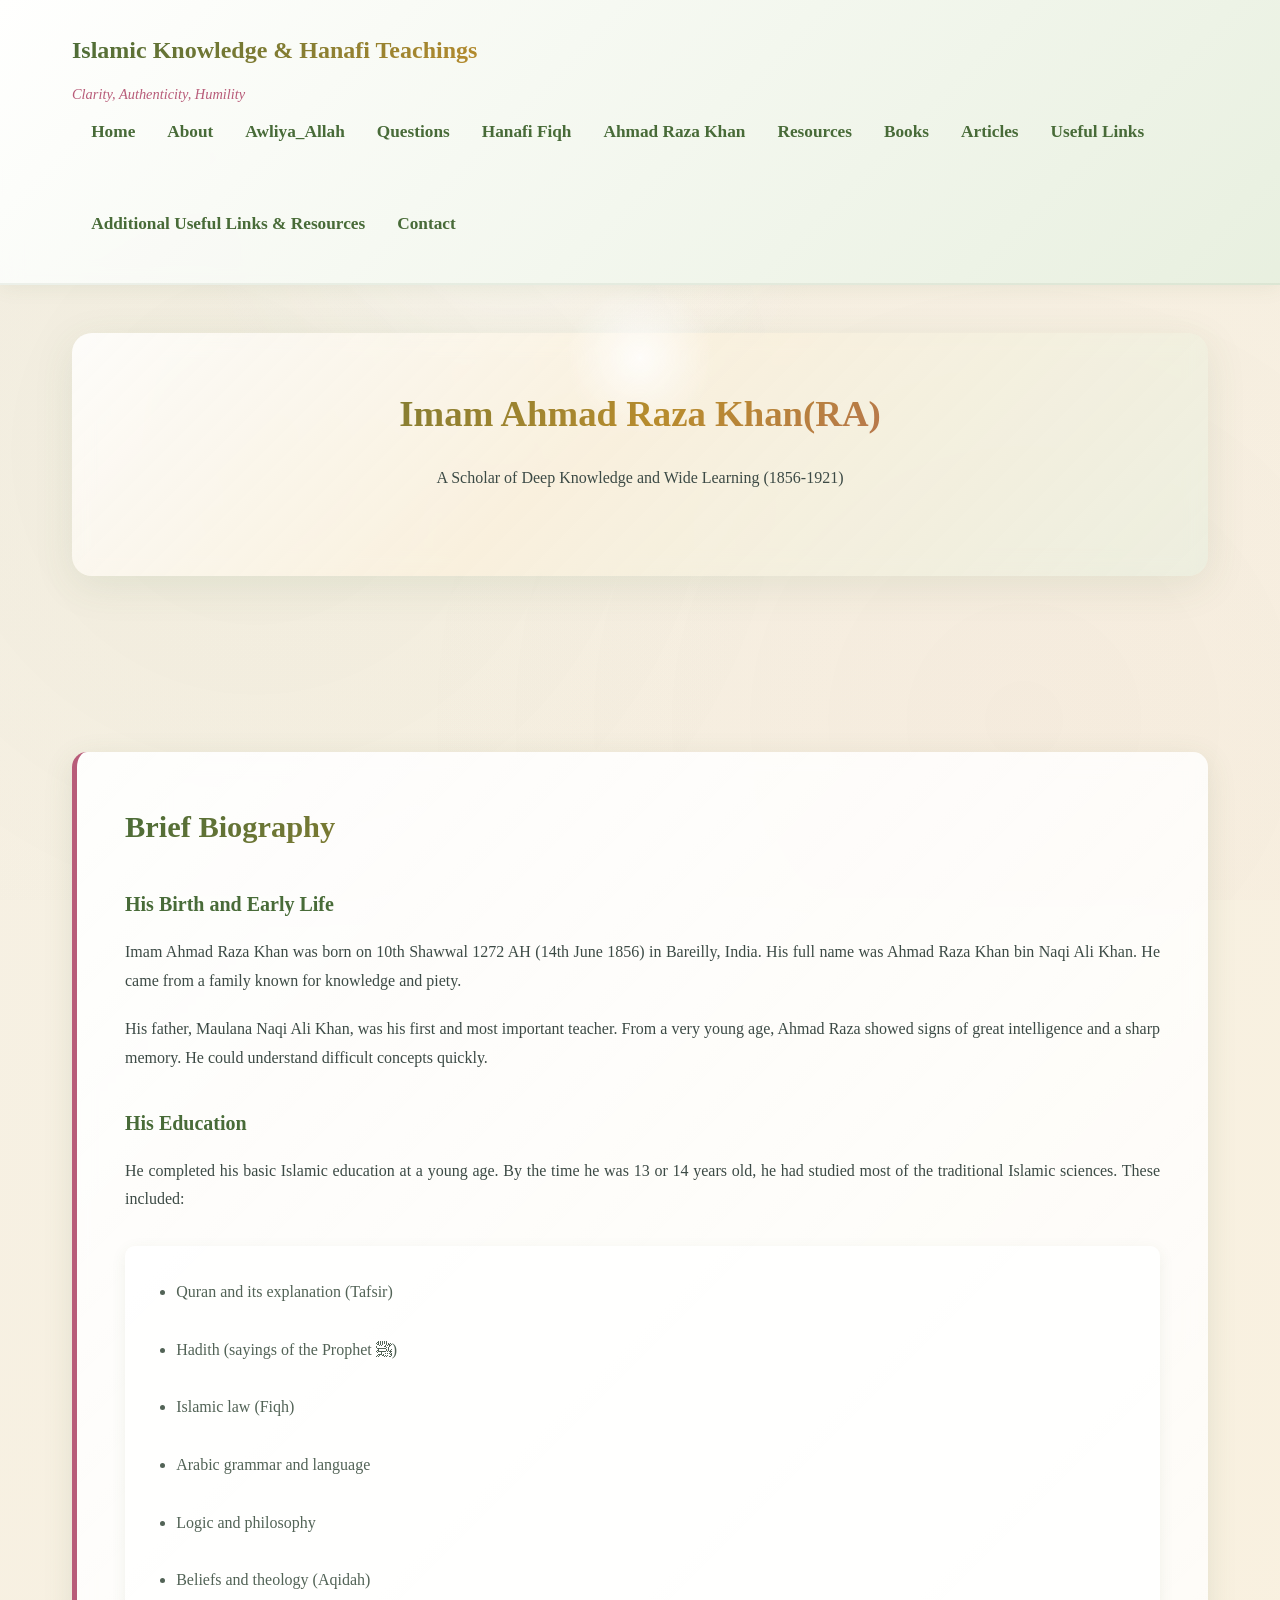
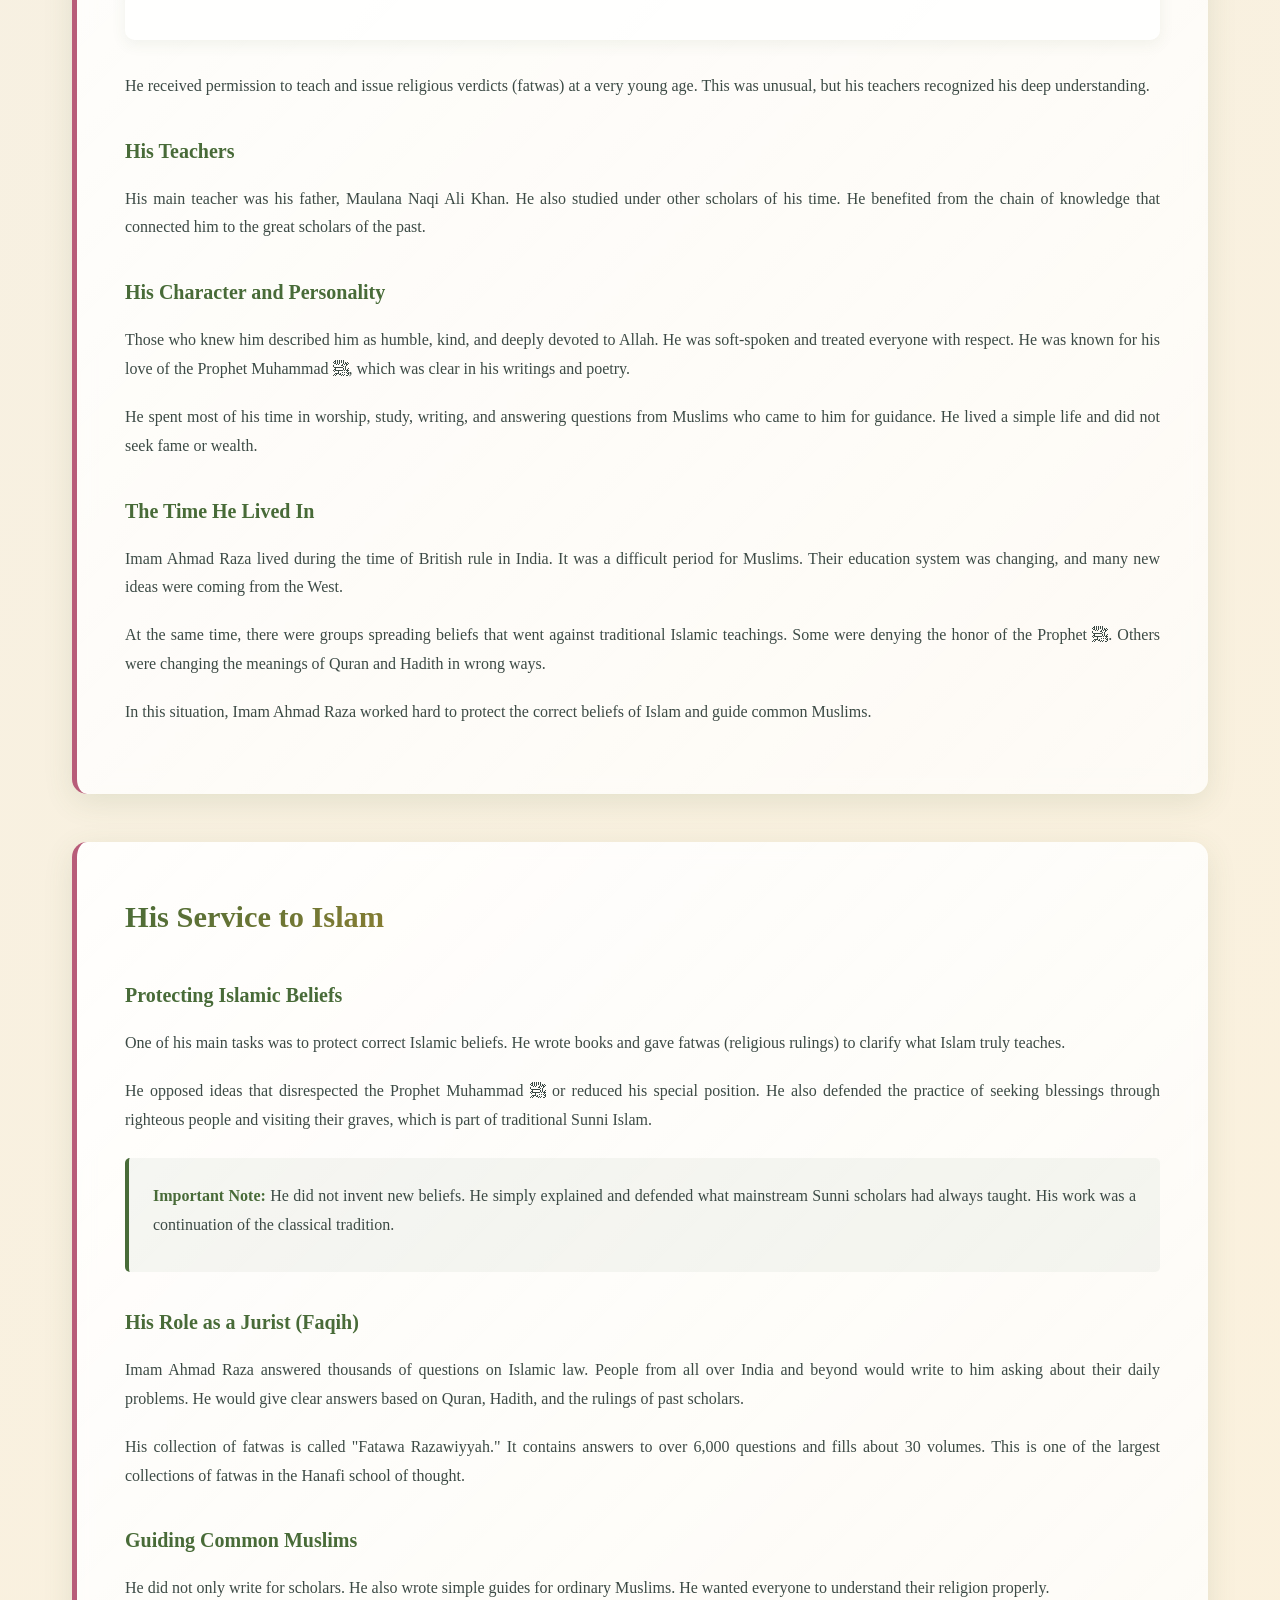
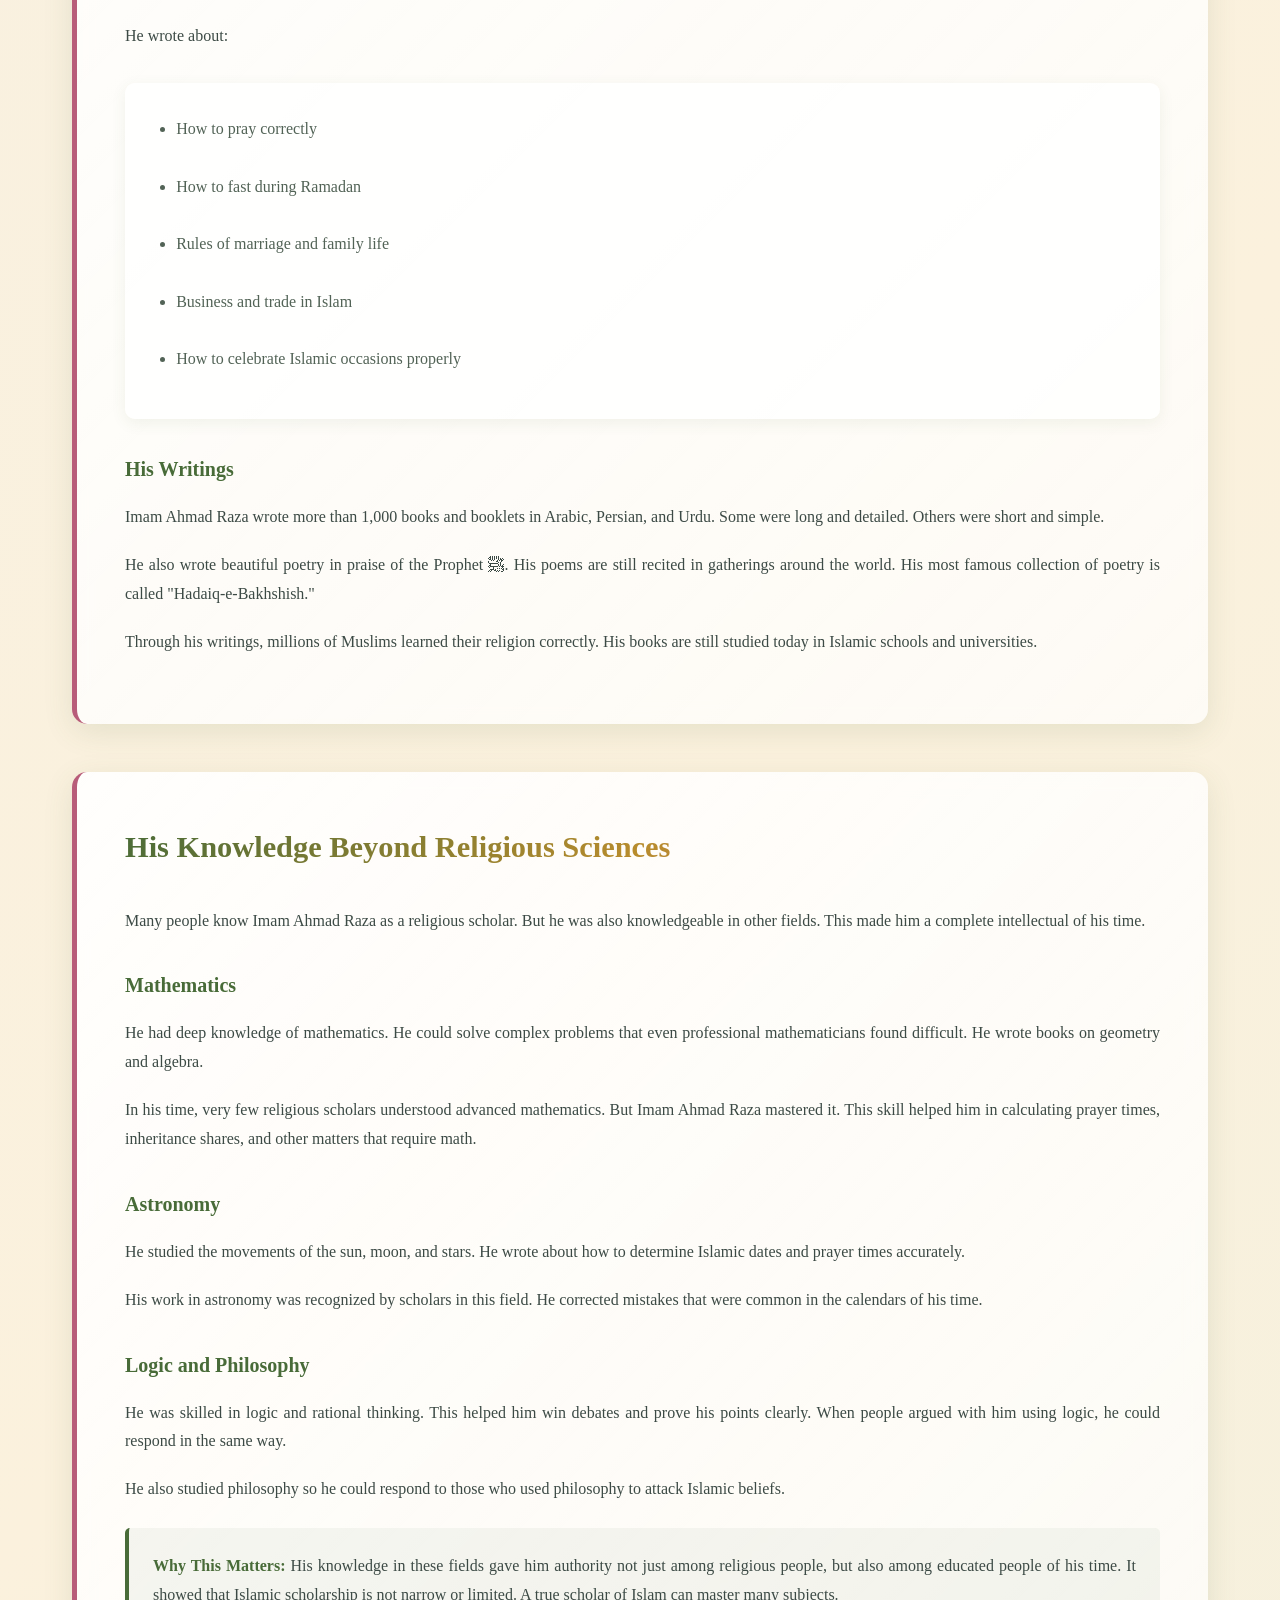
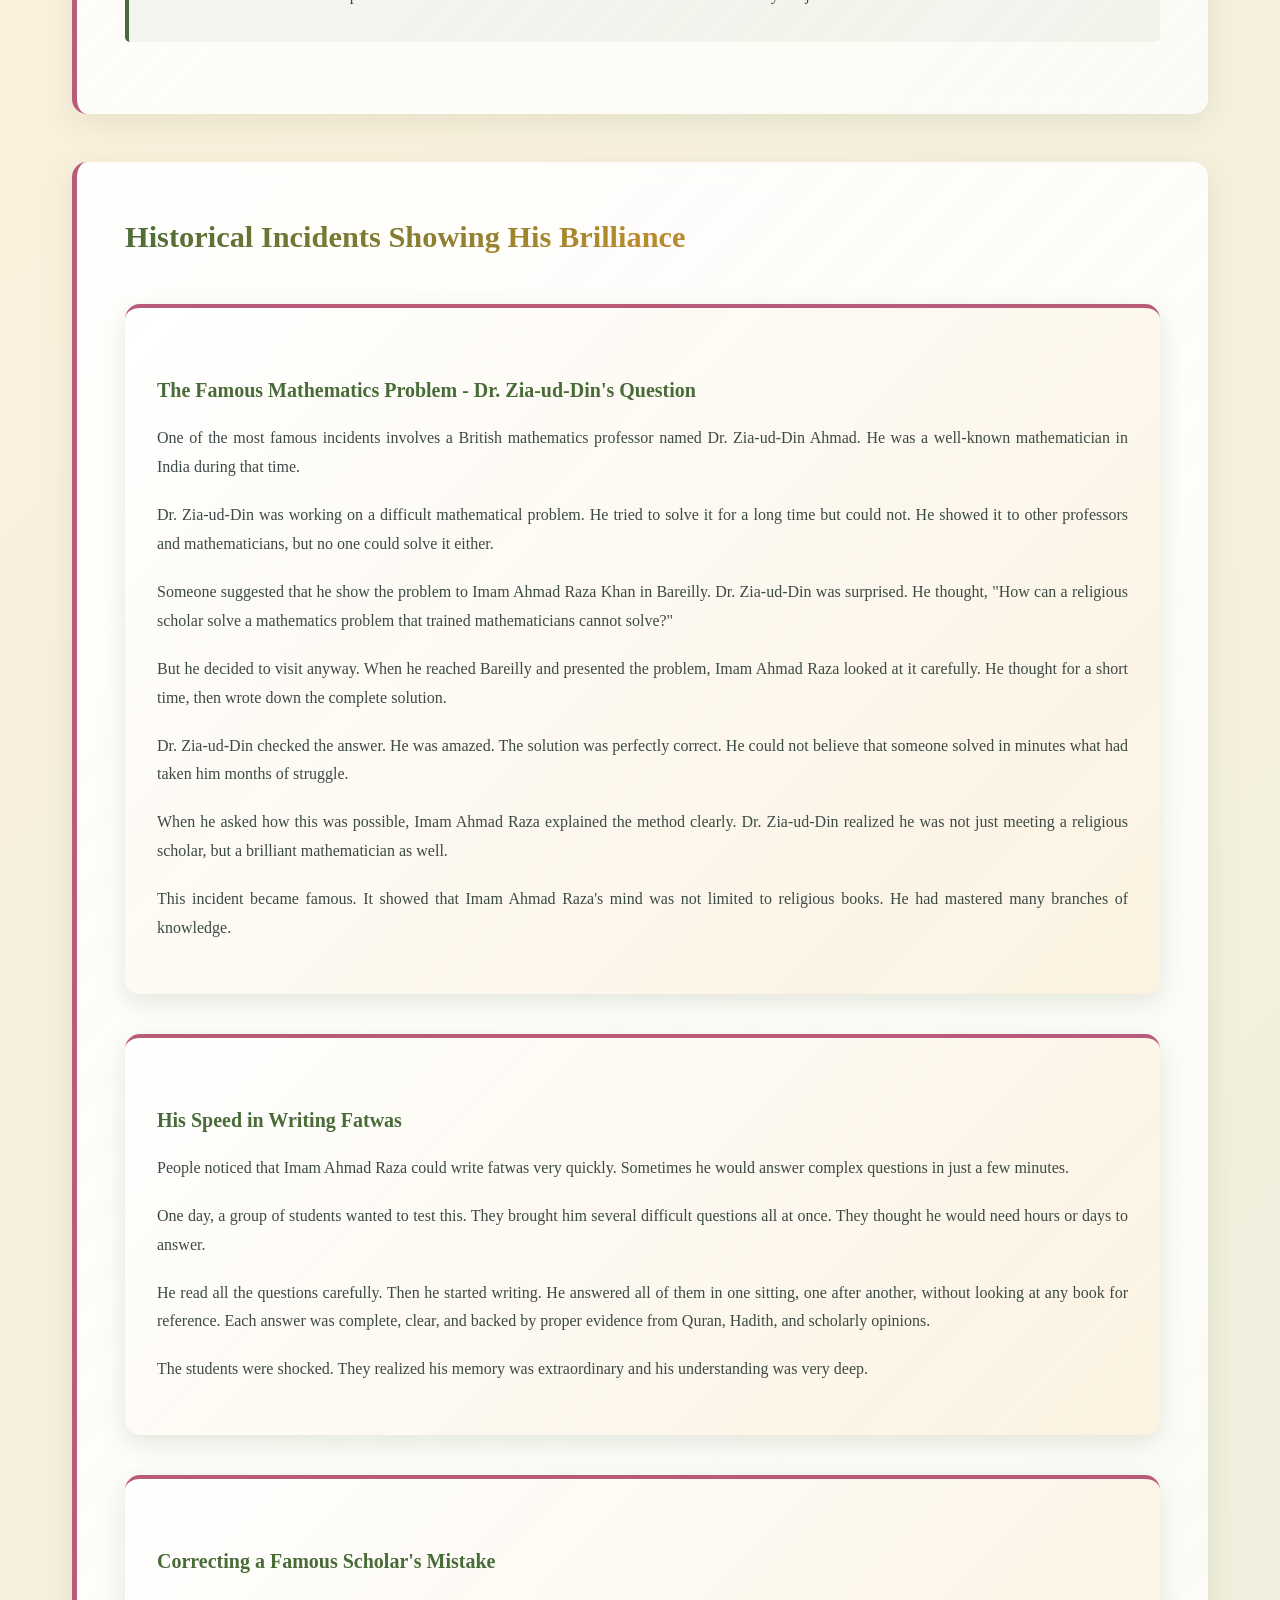
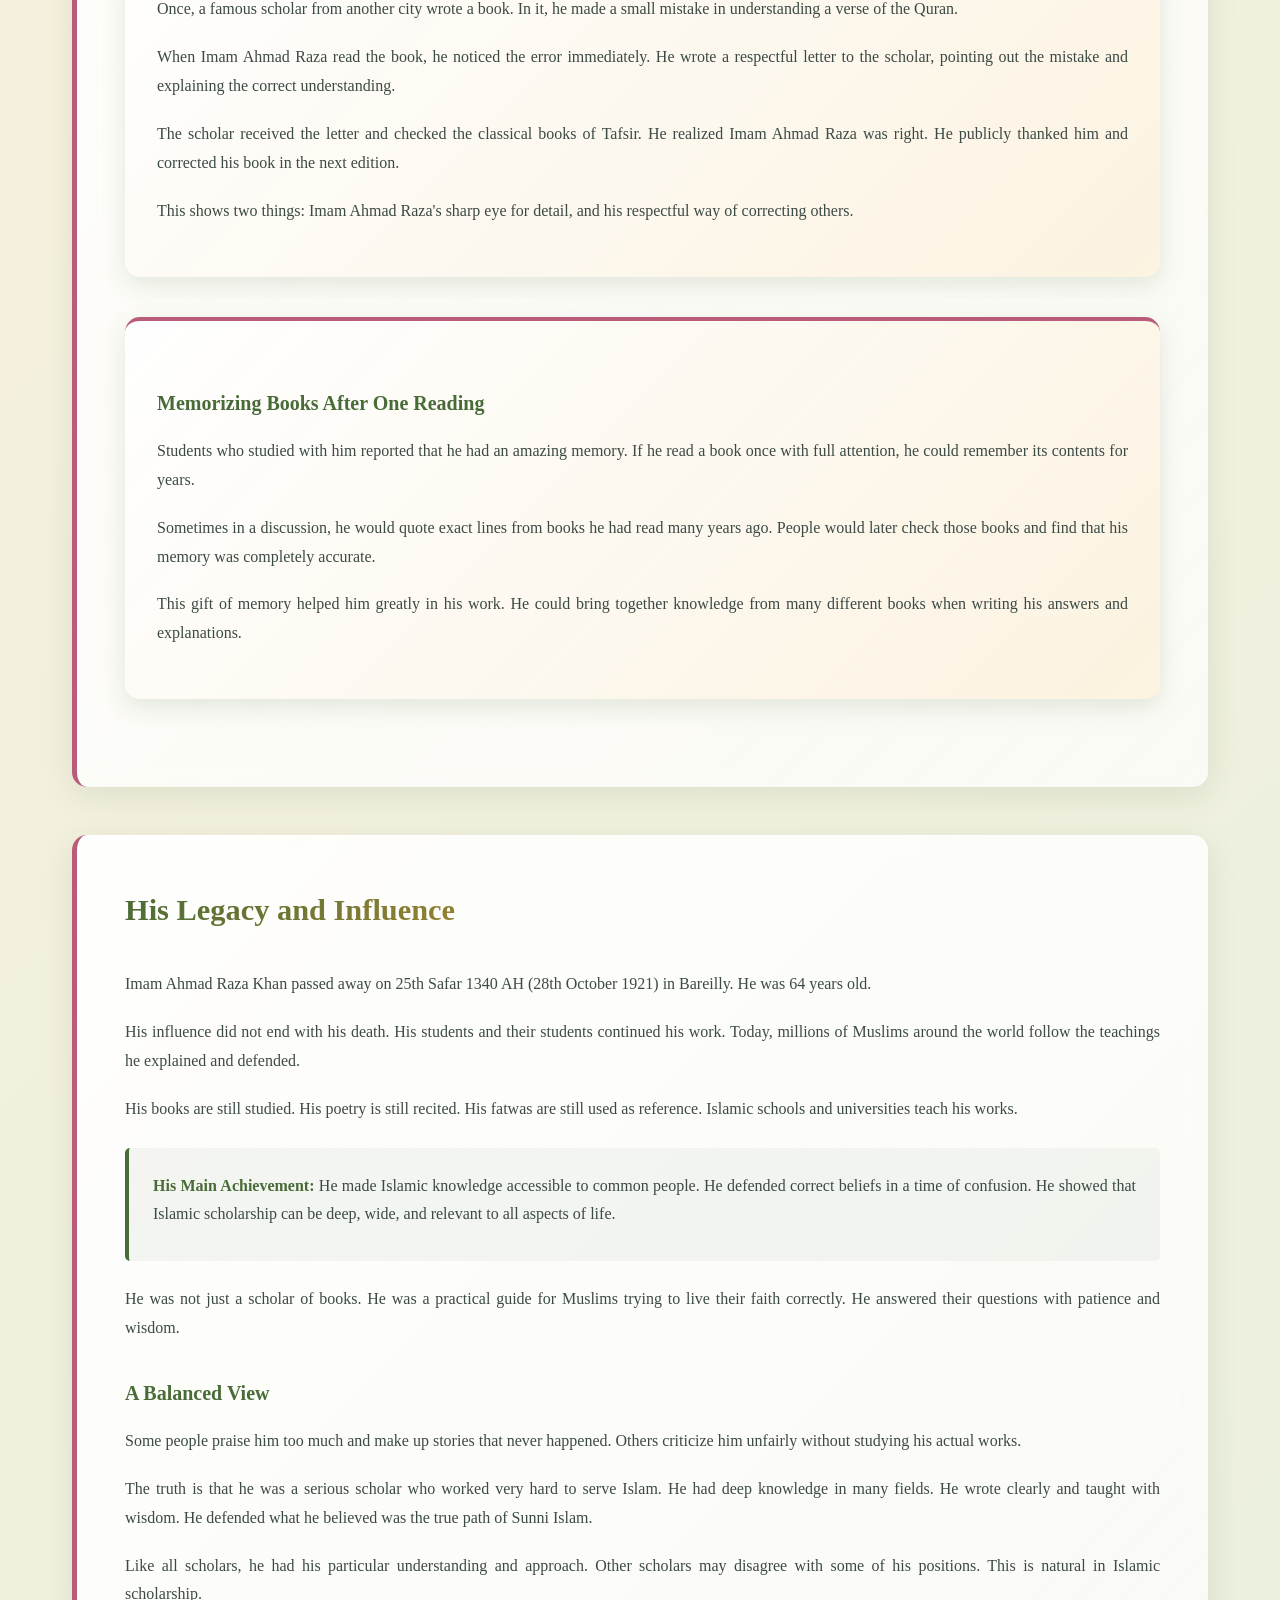
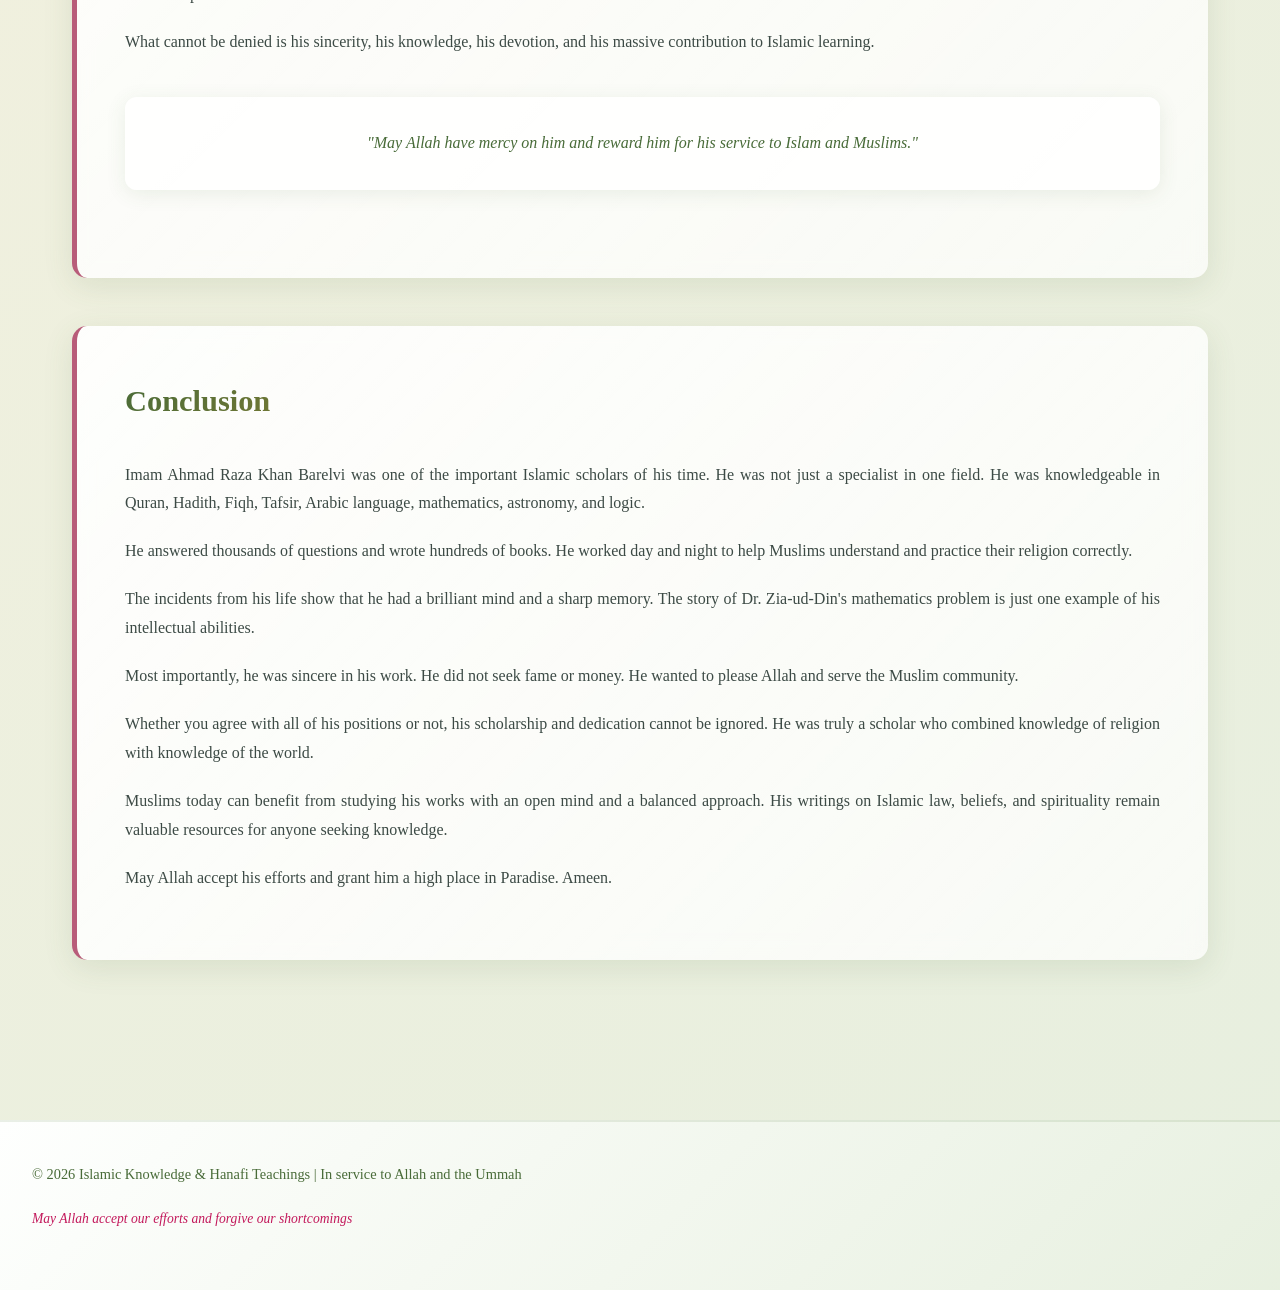
<file: ahmadrazakhan.html>
<!DOCTYPE html>
<html lang="en">
<head>
    <meta charset="UTF-8">
    <meta name="viewport" content="width=device-width, initial-scale=1.0">
    <title>Imam Ahmad Raza Khan(RA) - Life and Works</title>
   <link rel="stylesheet" href="style.css">
   <script src="script.js" defer></script>
</head>
<body>

 
    <header>
        <nav>
            <div class="logo-section">
                <a href="index.html" class="site-title">Islamic Knowledge & Hanafi Teachings</a>
                <span class="site-subtitle">Clarity, Authenticity, Humility</span>
            </div>

            <ul>
                
                <li><a href="index.html">Home</a></li>
                <li><a href="about.html">About</a></li>
                <li><a href="Awliya_Allah.html">Awliya_Allah</a></li>
                <li><a href="questions.html">Questions</a></li>
                <li><a href="hanafi.html">Hanafi Fiqh</a></li>
                <li><a href="ahmadrazakhan.html">Ahmad Raza Khan</a></li>
                <li><a href="resources.html">Resources</a></li>
                <li><a href="books.html">Books</a></li>
                <li><a href="articles.html">Articles</a></li>
                <li><a href="links.html">Useful Links</a></li>
                <li><a href="additionalResources.html">Additional Useful Links & Resources</a></li>
                <li><a href="contact.html">Contact</a></li>
            </ul>
        </nav>
    </header>

    <div class="container">
      <div class = "hero">
        <h1 style="text-align: center;">Imam Ahmad Raza Khan(RA) </h1>
        <p style="text-align: center;">A Scholar of Deep Knowledge and Wide Learning (1856-1921)</p>
    </div>
    </div>

    <!-- UNDER DEVELOPMENT NOTICE - Add this right after opening <body> tag -->


    

    <div class="container">
        <div class="content-box">
            <h2>Brief Biography</h2>
            
            <h3>His Birth and Early Life</h3>
            <p>Imam Ahmad Raza Khan was born on 10th Shawwal 1272 AH (14th June 1856) in Bareilly, India. His full name was Ahmad Raza Khan bin Naqi Ali Khan. He came from a family known for knowledge and piety.</p>
            
            <p>His father, Maulana Naqi Ali Khan, was his first and most important teacher. From a very young age, Ahmad Raza showed signs of great intelligence and a sharp memory. He could understand difficult concepts quickly.</p>

            <h3>His Education</h3>
            <p>He completed his basic Islamic education at a young age. By the time he was 13 or 14 years old, he had studied most of the traditional Islamic sciences. These included:</p>
            
            <div class="list-section">
                <ul>
                    <li>Quran and its explanation (Tafsir)</li>
                    <li>Hadith (sayings of the Prophet ﷺ)</li>
                    <li>Islamic law (Fiqh)</li>
                    <li>Arabic grammar and language</li>
                    <li>Logic and philosophy</li>
                    <li>Beliefs and theology (Aqidah)</li>
                </ul>
            </div>

            <p>He received permission to teach and issue religious verdicts (fatwas) at a very young age. This was unusual, but his teachers recognized his deep understanding.</p>

            <h3>His Teachers</h3>
            <p>His main teacher was his father, Maulana Naqi Ali Khan. He also studied under other scholars of his time. He benefited from the chain of knowledge that connected him to the great scholars of the past.</p>

            <h3>His Character and Personality</h3>
            <p>Those who knew him described him as humble, kind, and deeply devoted to Allah. He was soft-spoken and treated everyone with respect. He was known for his love of the Prophet Muhammad ﷺ, which was clear in his writings and poetry.</p>

            <p>He spent most of his time in worship, study, writing, and answering questions from Muslims who came to him for guidance. He lived a simple life and did not seek fame or wealth.</p>

            <h3>The Time He Lived In</h3>
            <p>Imam Ahmad Raza lived during the time of British rule in India. It was a difficult period for Muslims. Their education system was changing, and many new ideas were coming from the West.</p>

            <p>At the same time, there were groups spreading beliefs that went against traditional Islamic teachings. Some were denying the honor of the Prophet ﷺ. Others were changing the meanings of Quran and Hadith in wrong ways.</p>

            <p>In this situation, Imam Ahmad Raza worked hard to protect the correct beliefs of Islam and guide common Muslims.</p>
        </div>

        <div class="content-box">
            <h2>His Service to Islam</h2>

            <h3>Protecting Islamic Beliefs</h3>
            <p>One of his main tasks was to protect correct Islamic beliefs. He wrote books and gave fatwas (religious rulings) to clarify what Islam truly teaches.</p>

            <p>He opposed ideas that disrespected the Prophet Muhammad ﷺ or reduced his special position. He also defended the practice of seeking blessings through righteous people and visiting their graves, which is part of traditional Sunni Islam.</p>

            <div class="highlight-box">
                <p><strong>Important Note:</strong> He did not invent new beliefs. He simply explained and defended what mainstream Sunni scholars had always taught. His work was a continuation of the classical tradition.</p>
            </div>

            <h3>His Role as a Jurist (Faqih)</h3>
            <p>Imam Ahmad Raza answered thousands of questions on Islamic law. People from all over India and beyond would write to him asking about their daily problems. He would give clear answers based on Quran, Hadith, and the rulings of past scholars.</p>

            <p>His collection of fatwas is called "Fatawa Razawiyyah." It contains answers to over 6,000 questions and fills about 30 volumes. This is one of the largest collections of fatwas in the Hanafi school of thought.</p>

            <h3>Guiding Common Muslims</h3>
            <p>He did not only write for scholars. He also wrote simple guides for ordinary Muslims. He wanted everyone to understand their religion properly.</p>

            <p>He wrote about:</p>
            <div class="list-section">
                <ul>
                    <li>How to pray correctly</li>
                    <li>How to fast during Ramadan</li>
                    <li>Rules of marriage and family life</li>
                    <li>Business and trade in Islam</li>
                    <li>How to celebrate Islamic occasions properly</li>
                </ul>
            </div>

            <h3>His Writings</h3>
            <p>Imam Ahmad Raza wrote more than 1,000 books and booklets in Arabic, Persian, and Urdu. Some were long and detailed. Others were short and simple.</p>

            <p>He also wrote beautiful poetry in praise of the Prophet ﷺ. His poems are still recited in gatherings around the world. His most famous collection of poetry is called "Hadaiq-e-Bakhshish."</p>

            <p>Through his writings, millions of Muslims learned their religion correctly. His books are still studied today in Islamic schools and universities.</p>
        </div>

        <div class="content-box">
            <h2>His Knowledge Beyond Religious Sciences</h2>

            <p>Many people know Imam Ahmad Raza as a religious scholar. But he was also knowledgeable in other fields. This made him a complete intellectual of his time.</p>

            <h3>Mathematics</h3>
            <p>He had deep knowledge of mathematics. He could solve complex problems that even professional mathematicians found difficult. He wrote books on geometry and algebra.</p>

            <p>In his time, very few religious scholars understood advanced mathematics. But Imam Ahmad Raza mastered it. This skill helped him in calculating prayer times, inheritance shares, and other matters that require math.</p>

            <h3>Astronomy</h3>
            <p>He studied the movements of the sun, moon, and stars. He wrote about how to determine Islamic dates and prayer times accurately.</p>

            <p>His work in astronomy was recognized by scholars in this field. He corrected mistakes that were common in the calendars of his time.</p>

            <h3>Logic and Philosophy</h3>
            <p>He was skilled in logic and rational thinking. This helped him win debates and prove his points clearly. When people argued with him using logic, he could respond in the same way.</p>

            <p>He also studied philosophy so he could respond to those who used philosophy to attack Islamic beliefs.</p>

            <div class="highlight-box">
                <p><strong>Why This Matters:</strong> His knowledge in these fields gave him authority not just among religious people, but also among educated people of his time. It showed that Islamic scholarship is not narrow or limited. A true scholar of Islam can master many subjects.</p>
            </div>
        </div>

        <div class="content-box">
            <h2>Historical Incidents Showing His Brilliance</h2>

            <div class="incident-box">
                <h3>The Famous Mathematics Problem - Dr. Zia-ud-Din's Question</h3>
                
                <p>One of the most famous incidents involves a British mathematics professor named Dr. Zia-ud-Din Ahmad. He was a well-known mathematician in India during that time.</p>

                <p>Dr. Zia-ud-Din was working on a difficult mathematical problem. He tried to solve it for a long time but could not. He showed it to other professors and mathematicians, but no one could solve it either.</p>

                <p>Someone suggested that he show the problem to Imam Ahmad Raza Khan in Bareilly. Dr. Zia-ud-Din was surprised. He thought, "How can a religious scholar solve a mathematics problem that trained mathematicians cannot solve?"</p>

                <p>But he decided to visit anyway. When he reached Bareilly and presented the problem, Imam Ahmad Raza looked at it carefully. He thought for a short time, then wrote down the complete solution.</p>

                <p>Dr. Zia-ud-Din checked the answer. He was amazed. The solution was perfectly correct. He could not believe that someone solved in minutes what had taken him months of struggle.</p>

                <p>When he asked how this was possible, Imam Ahmad Raza explained the method clearly. Dr. Zia-ud-Din realized he was not just meeting a religious scholar, but a brilliant mathematician as well.</p>

                <p>This incident became famous. It showed that Imam Ahmad Raza's mind was not limited to religious books. He had mastered many branches of knowledge.</p>
            </div>

            <div class="incident-box">
                <h3>His Speed in Writing Fatwas</h3>
                
                <p>People noticed that Imam Ahmad Raza could write fatwas very quickly. Sometimes he would answer complex questions in just a few minutes.</p>

                <p>One day, a group of students wanted to test this. They brought him several difficult questions all at once. They thought he would need hours or days to answer.</p>

                <p>He read all the questions carefully. Then he started writing. He answered all of them in one sitting, one after another, without looking at any book for reference. Each answer was complete, clear, and backed by proper evidence from Quran, Hadith, and scholarly opinions.</p>

                <p>The students were shocked. They realized his memory was extraordinary and his understanding was very deep.</p>
            </div>

            <div class="incident-box">
                <h3>Correcting a Famous Scholar's Mistake</h3>
                
                <p>Once, a famous scholar from another city wrote a book. In it, he made a small mistake in understanding a verse of the Quran.</p>

                <p>When Imam Ahmad Raza read the book, he noticed the error immediately. He wrote a respectful letter to the scholar, pointing out the mistake and explaining the correct understanding.</p>

                <p>The scholar received the letter and checked the classical books of Tafsir. He realized Imam Ahmad Raza was right. He publicly thanked him and corrected his book in the next edition.</p>

                <p>This shows two things: Imam Ahmad Raza's sharp eye for detail, and his respectful way of correcting others.</p>
            </div>

            <div class="incident-box">
                <h3>Memorizing Books After One Reading</h3>
                
                <p>Students who studied with him reported that he had an amazing memory. If he read a book once with full attention, he could remember its contents for years.</p>

                <p>Sometimes in a discussion, he would quote exact lines from books he had read many years ago. People would later check those books and find that his memory was completely accurate.</p>

                <p>This gift of memory helped him greatly in his work. He could bring together knowledge from many different books when writing his answers and explanations.</p>
            </div>
        </div>

        <div class="content-box">
            <h2>His Legacy and Influence</h2>

            <p>Imam Ahmad Raza Khan passed away on 25th Safar 1340 AH (28th October 1921) in Bareilly. He was 64 years old.</p>

            <p>His influence did not end with his death. His students and their students continued his work. Today, millions of Muslims around the world follow the teachings he explained and defended.</p>

            <p>His books are still studied. His poetry is still recited. His fatwas are still used as reference. Islamic schools and universities teach his works.</p>

            <div class="highlight-box">
                <p><strong>His Main Achievement:</strong> He made Islamic knowledge accessible to common people. He defended correct beliefs in a time of confusion. He showed that Islamic scholarship can be deep, wide, and relevant to all aspects of life.</p>
            </div>

            <p>He was not just a scholar of books. He was a practical guide for Muslims trying to live their faith correctly. He answered their questions with patience and wisdom.</p>

            <h3>A Balanced View</h3>
            <p>Some people praise him too much and make up stories that never happened. Others criticize him unfairly without studying his actual works.</p>

            <p>The truth is that he was a serious scholar who worked very hard to serve Islam. He had deep knowledge in many fields. He wrote clearly and taught with wisdom. He defended what he believed was the true path of Sunni Islam.</p>

            <p>Like all scholars, he had his particular understanding and approach. Other scholars may disagree with some of his positions. This is natural in Islamic scholarship.</p>

            <p>What cannot be denied is his sincerity, his knowledge, his devotion, and his massive contribution to Islamic learning.</p>

            <div class="quote">
                "May Allah have mercy on him and reward him for his service to Islam and Muslims."
            </div>
        </div>

        <div class="content-box">
            <h2>Conclusion</h2>

            <p>Imam Ahmad Raza Khan Barelvi was one of the important Islamic scholars of his time. He was not just a specialist in one field. He was knowledgeable in Quran, Hadith, Fiqh, Tafsir, Arabic language, mathematics, astronomy, and logic.</p>

            <p>He answered thousands of questions and wrote hundreds of books. He worked day and night to help Muslims understand and practice their religion correctly.</p>

            <p>The incidents from his life show that he had a brilliant mind and a sharp memory. The story of Dr. Zia-ud-Din's mathematics problem is just one example of his intellectual abilities.</p>

            <p>Most importantly, he was sincere in his work. He did not seek fame or money. He wanted to please Allah and serve the Muslim community.</p>

            <p>Whether you agree with all of his positions or not, his scholarship and dedication cannot be ignored. He was truly a scholar who combined knowledge of religion with knowledge of the world.</p>

            <p>Muslims today can benefit from studying his works with an open mind and a balanced approach. His writings on Islamic law, beliefs, and spirituality remain valuable resources for anyone seeking knowledge.</p>

            <p>May Allah accept his efforts and grant him a high place in Paradise. Ameen.</p>
        </div>
    </div>

     <footer>
        <p>© 2026 Islamic Knowledge & Hanafi Teachings | In service to Allah and the Ummah</p>
        <p style="margin-top: 0.5rem; font-size: 0.85rem; color: #c2185b; font-style: italic;">May Allah accept our efforts and forgive our shortcomings</p>
    </footer>
</body>
</html>
</file>
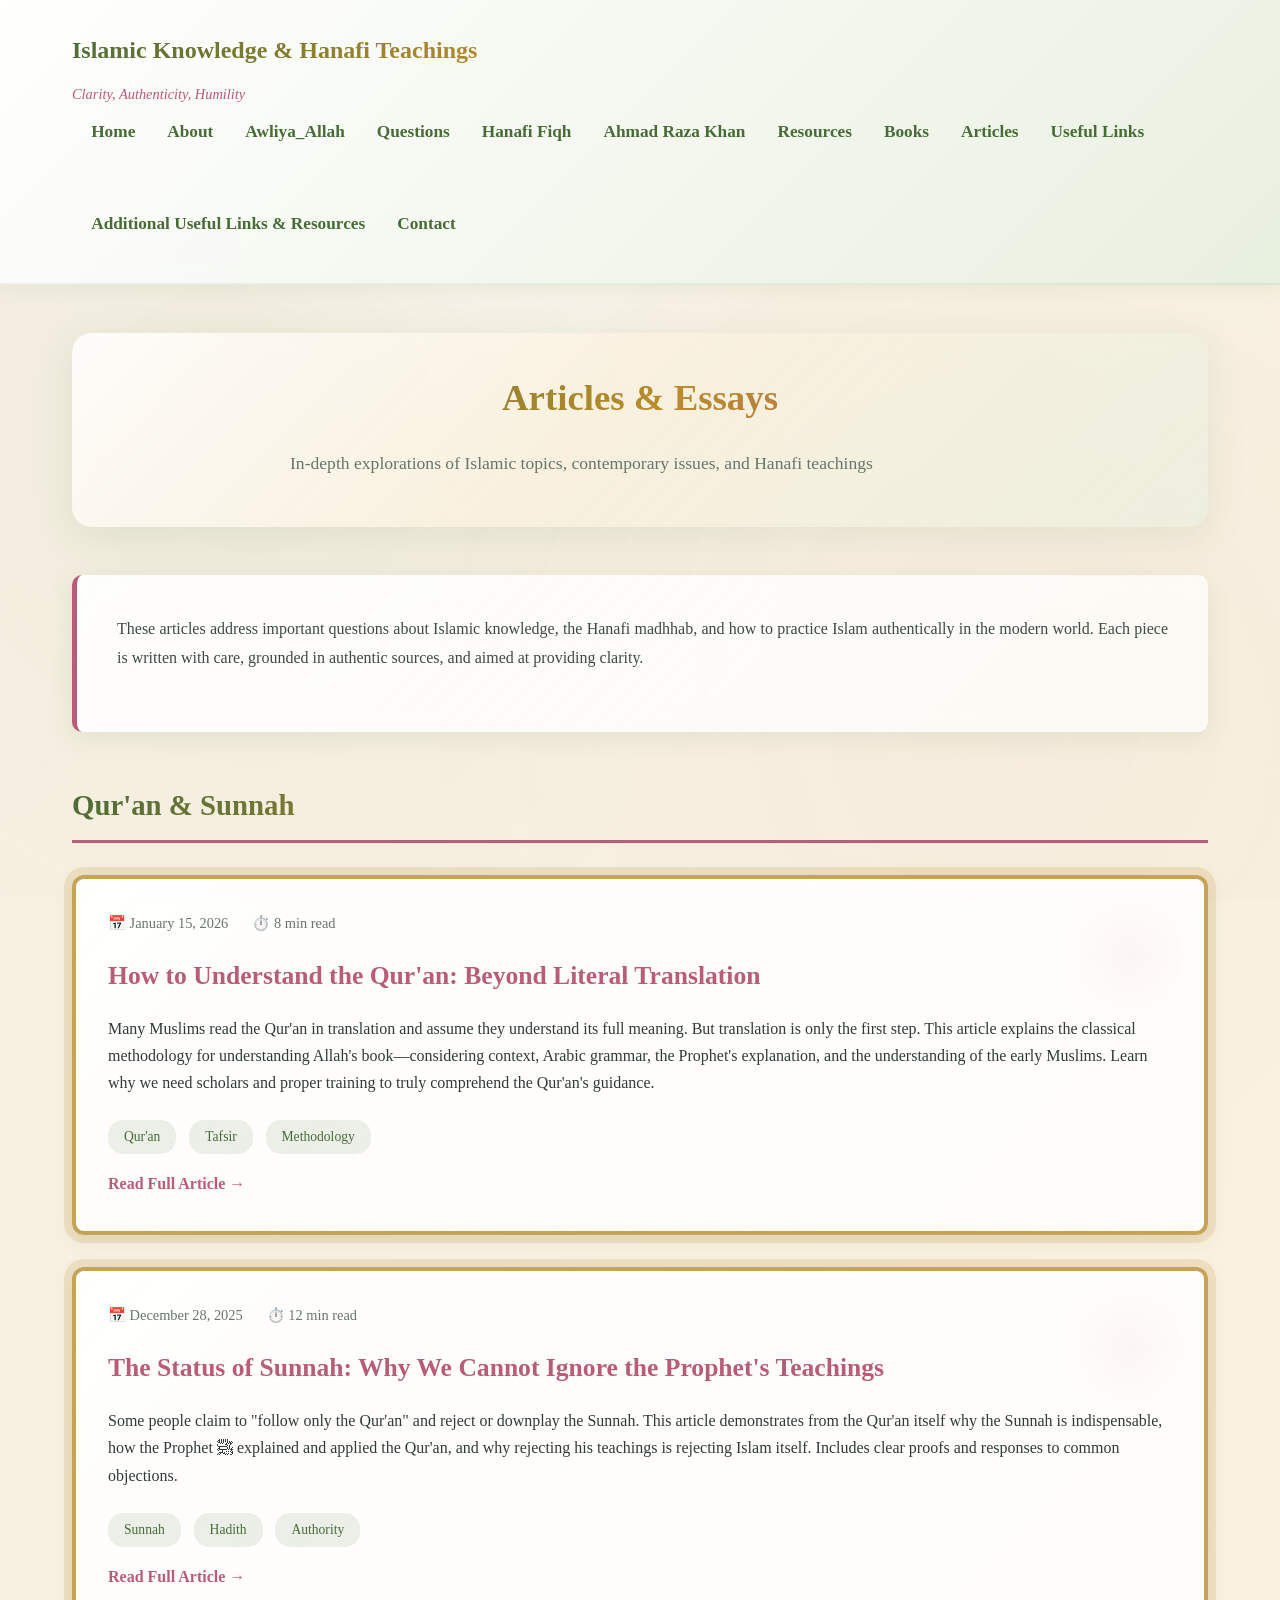
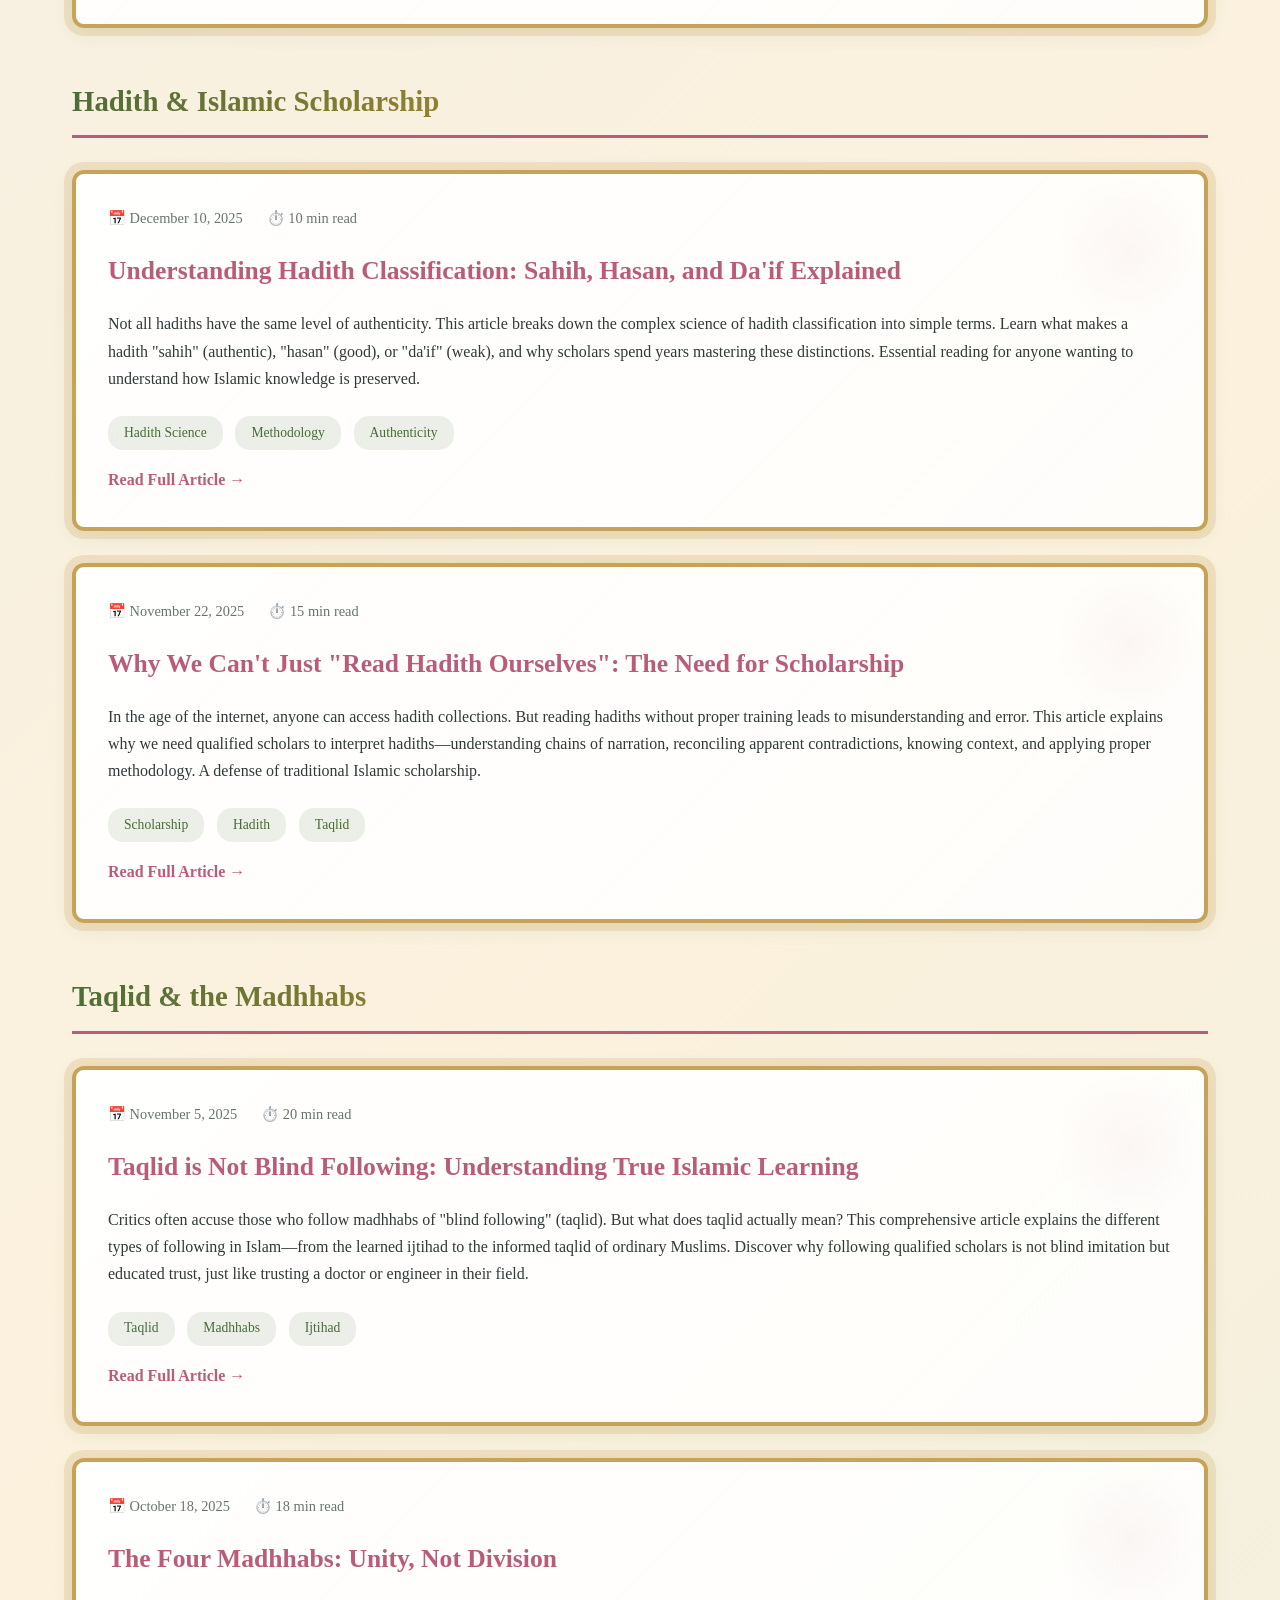
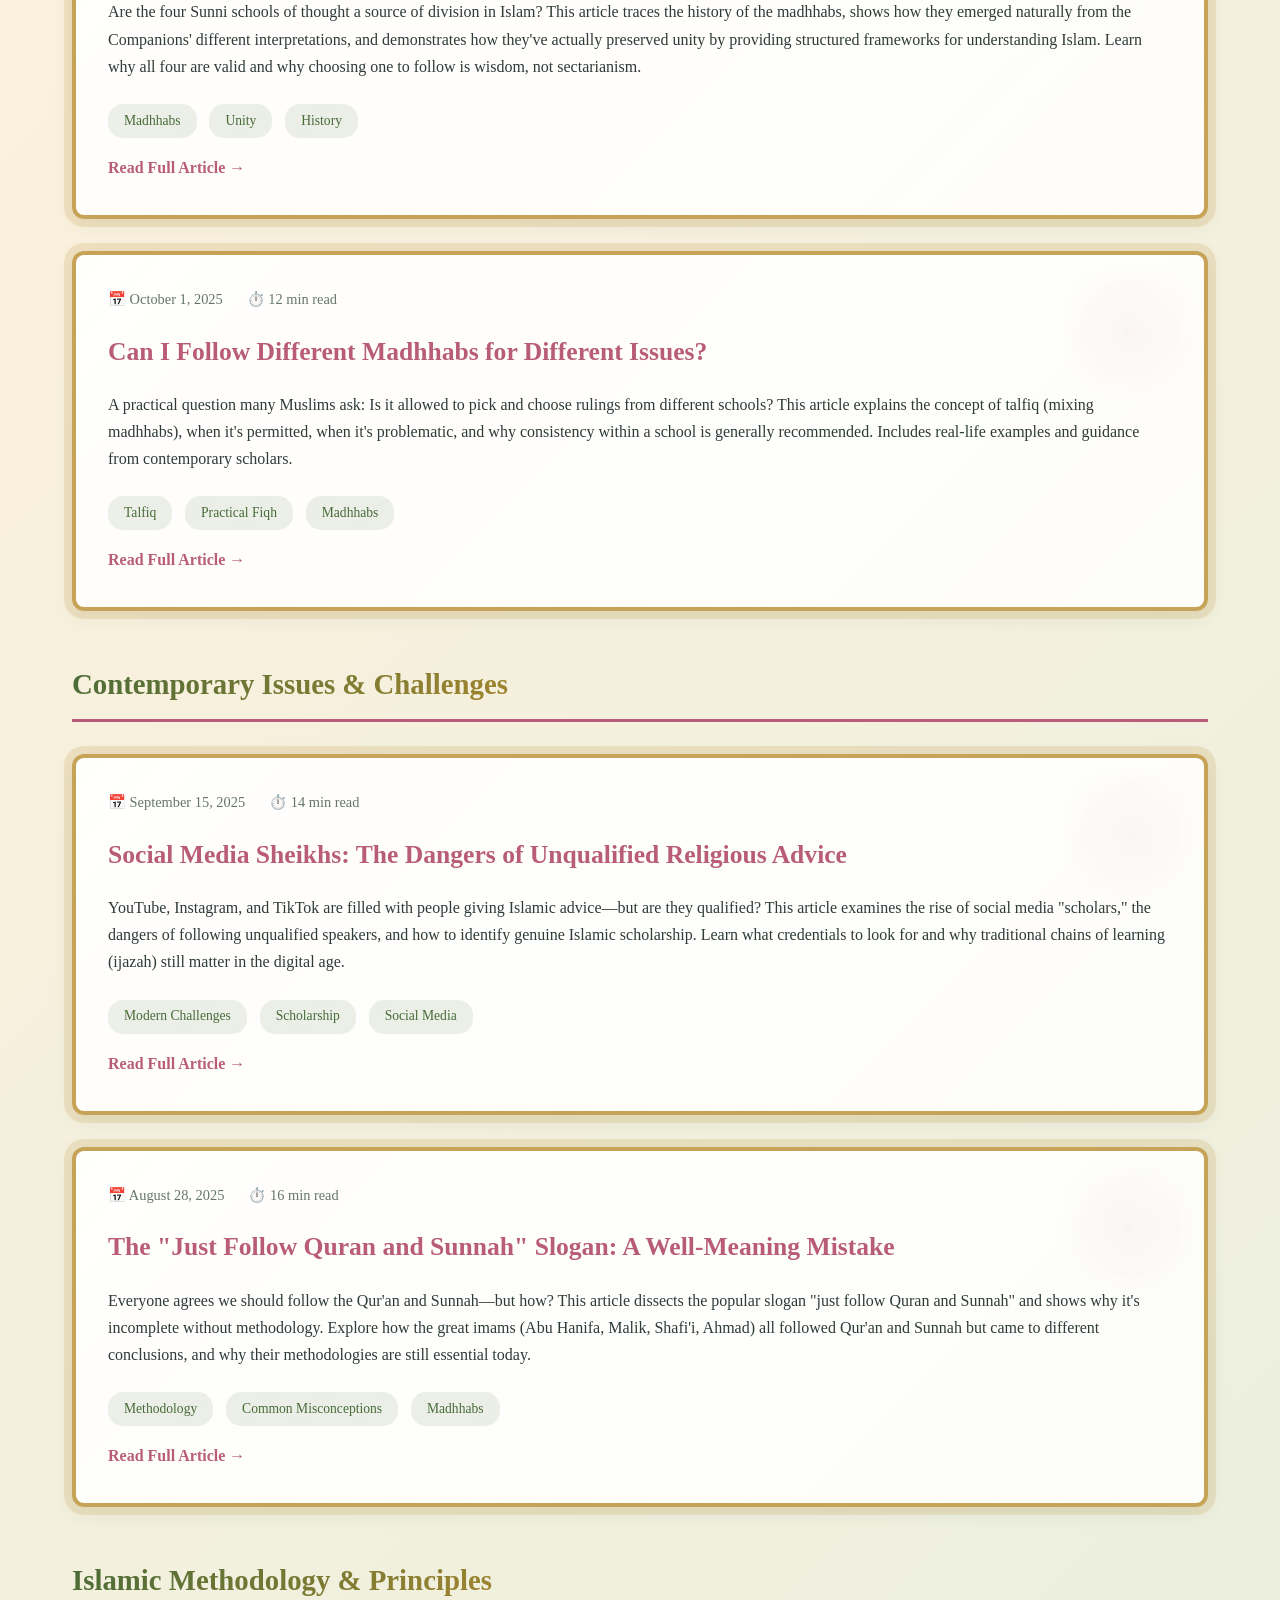
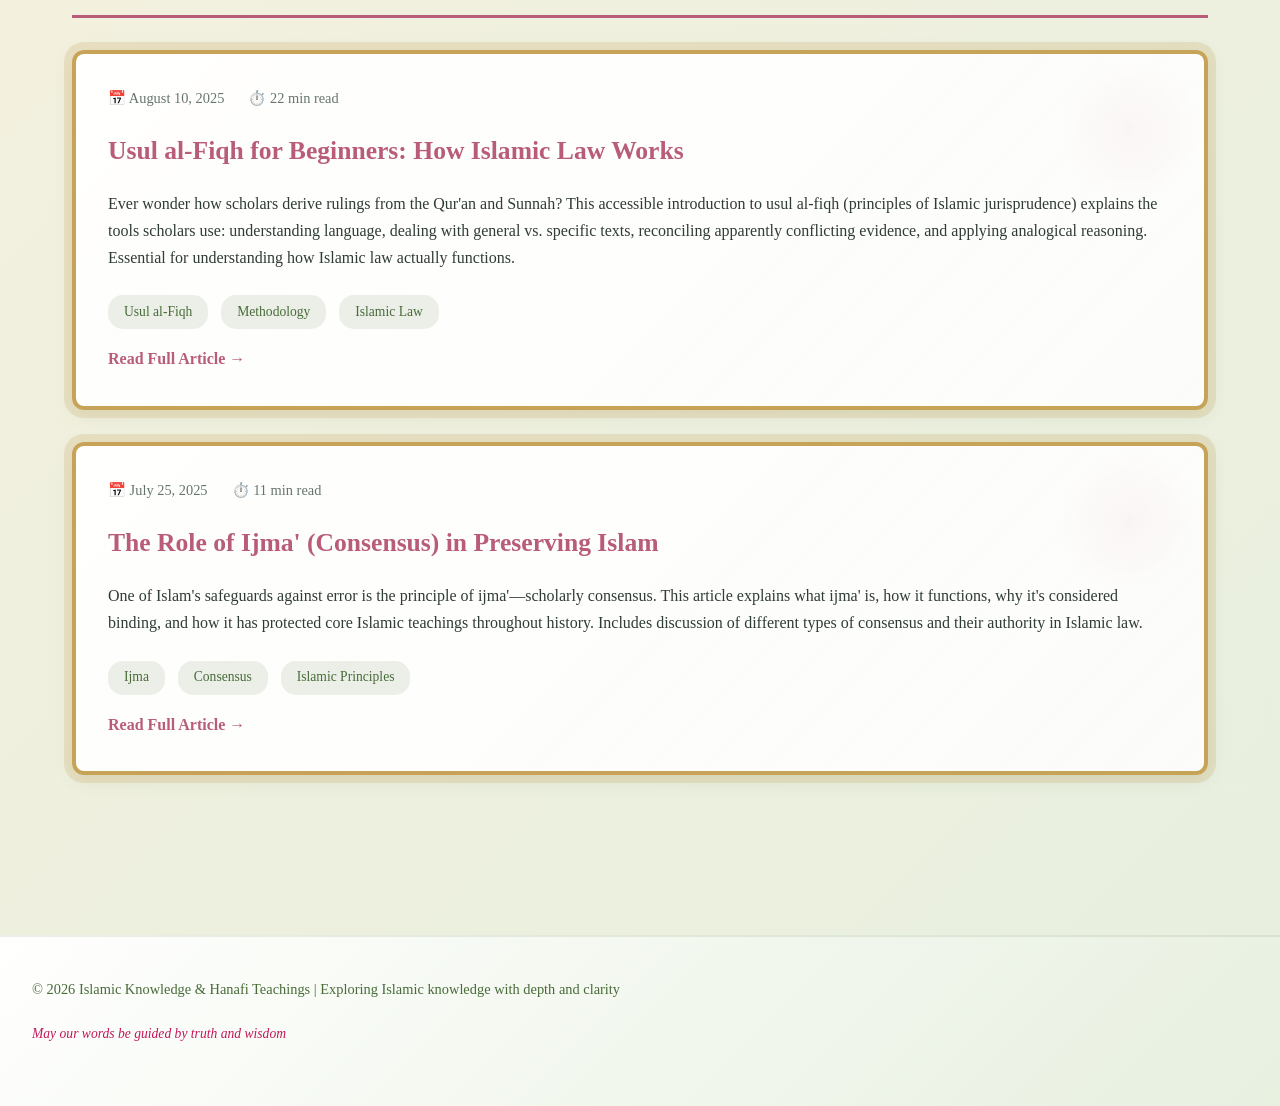
<file: articles.html>
<!DOCTYPE html>
<html lang="en">
<head>
    <meta charset="UTF-8">
    <meta name="viewport" content="width=device-width, initial-scale=1.0">
    <title>Articles & Essays - Islamic Knowledge & Hanafi Teachings</title>
   
    <link rel="stylesheet" href="style.css">
    <script src="script.js" defer></script>
</head>
<body data-noor-mode="stream">

 

    <div class="noor-container" id="noorContainer"></div>

    <header>
        <nav>
            <div class="logo-section">
                <a href="index.html" class="site-title">Islamic Knowledge & Hanafi Teachings</a>
                <span class="site-subtitle">Clarity, Authenticity, Humility</span>
            </div>

            <ul>
                
                <li><a href="index.html">Home</a></li>
                <li><a href="about.html">About</a></li>
                <li><a href="Awliya_Allah.html">Awliya_Allah</a></li>
                <li><a href="questions.html">Questions</a></li>
                <li><a href="hanafi.html">Hanafi Fiqh</a></li>
                <li><a href="ahmadrazakhan.html">Ahmad Raza Khan</a></li>
                <li><a href="resources.html">Resources</a></li>
                <li><a href="books.html">Books</a></li>
                <li><a href="articles.html">Articles</a></li>
                <li><a href="links.html">Useful Links</a></li>
                <li><a href="additionalResources.html">Additional Useful Links & Resources</a></li>
                <li><a href="contact.html">Contact</a></li>
            </ul>
        </nav>
    </header>

    <div class="container">
        <div class="page-header">
            <h1>Articles & Essays</h1>
            <p>In-depth explorations of Islamic topics, contemporary issues, and Hanafi teachings</p>
        </div>

        

        <div class="intro-text">
            <p>These articles address important questions about Islamic knowledge, the Hanafi madhhab, and how to practice Islam authentically in the modern world. Each piece is written with care, grounded in authentic sources, and aimed at providing clarity.</p>
        </div>

        <!-- CATEGORY 1: Qur'an & Sunnah -->
        <div class="category-section">
            <h2 class="category-title">Qur'an & Sunnah</h2>

            <!-- ARTICLE 1 - EXAMPLE -->
            <a href="https://medium.com/@mohammadkamraan196/how-to-understand-the-quran-beyond-literal-translation-0b135b7ea38e" class="article-card" target="_blank" rel="noopener noreferrer">
                <div class="article-meta">
                    <span>📅 January 15, 2026</span>
                    <span>⏱️ 8 min read</span>
                </div>
                <div class="article-title">How to Understand the Qur'an: Beyond Literal Translation</div>
                <div class="article-excerpt">
                    Many Muslims read the Qur'an in translation and assume they understand its full meaning. But translation is only the first step. This article explains the classical methodology for understanding Allah's book—considering context, Arabic grammar, the Prophet's explanation, and the understanding of the early Muslims. Learn why we need scholars and proper training to truly comprehend the Qur'an's guidance.
                </div>
                <div class="article-tags">
                    <span class="tag">Qur'an</span>
                    <span class="tag">Tafsir</span>
                    <span class="tag">Methodology</span>
                </div>
                <span class="read-more">Read Full Article</span>
            </a>

            <!-- ARTICLE 2 - EXAMPLE -->
            <a href="https://medium.com/@mohammadkamraan196/the-status-of-sunnah-why-we-cannot-ignore-the-prophets-%EF%B7%BA-teachings-0834fad76706" target="_blank" rel="noopener noreferrer" class="article-card">
                <div class="article-meta">
                    <span>📅 December 28, 2025</span>
                    <span>⏱️ 12 min read</span>
                </div>
                <div class="article-title">The Status of Sunnah: Why We Cannot Ignore the Prophet's Teachings</div>
                <div class="article-excerpt">
                    Some people claim to "follow only the Qur'an" and reject or downplay the Sunnah. This article demonstrates from the Qur'an itself why the Sunnah is indispensable, how the Prophet ﷺ explained and applied the Qur'an, and why rejecting his teachings is rejecting Islam itself. Includes clear proofs and responses to common objections.
                </div>
                <div class="article-tags">
                    <span class="tag">Sunnah</span>
                    <span class="tag">Hadith</span>
                    <span class="tag">Authority</span>
                </div>
                <span class="read-more">Read Full Article</span>
            </a>
        </div>

        <!-- CATEGORY 2: Hadith & Authority -->
        <div class="category-section">
            <h2 class="category-title">Hadith & Islamic Scholarship</h2>

            <a href="https://medium.com/@mohammadkamraan196/understanding-hadith-classification-sahih-hasan-and-daif-explained-7c8c0f0c8e2d" class="article-card" target="_blank" rel="noopener noreferrer">
                <div class="article-meta">
                    <span>📅 December 10, 2025</span>
                    <span>⏱️ 10 min read</span>
                </div>
                <div class="article-title">Understanding Hadith Classification: Sahih, Hasan, and Da'if Explained</div>
                <div class="article-excerpt">
                    Not all hadiths have the same level of authenticity. This article breaks down the complex science of hadith classification into simple terms. Learn what makes a hadith "sahih" (authentic), "hasan" (good), or "da'if" (weak), and why scholars spend years mastering these distinctions. Essential reading for anyone wanting to understand how Islamic knowledge is preserved.
                </div>
                <div class="article-tags">
                    <span class="tag">Hadith Science</span>
                    <span class="tag">Methodology</span>
                    <span class="tag">Authenticity</span>
                </div>
                <span class="read-more">Read Full Article</span>
            </a>

            <a href="https://medium.com/@mohammadkamraan196/why-we-cant-just-read-hadith-ourselves-the-need-for-scholarship-72ea6043adaf" class="article-card" target="_blank" rel="noopener noreferrer">
                <div class="article-meta">
                    <span>📅 November 22, 2025</span>
                    <span>⏱️ 15 min read</span>
                </div>
                <div class="article-title">Why We Can't Just "Read Hadith Ourselves": The Need for Scholarship</div>
                <div class="article-excerpt">
                    In the age of the internet, anyone can access hadith collections. But reading hadiths without proper training leads to misunderstanding and error. This article explains why we need qualified scholars to interpret hadiths—understanding chains of narration, reconciling apparent contradictions, knowing context, and applying proper methodology. A defense of traditional Islamic scholarship.
                </div>
                <div class="article-tags">
                    <span class="tag">Scholarship</span>
                    <span class="tag">Hadith</span>
                    <span class="tag">Taqlid</span>
                </div>
                <span class="read-more">Read Full Article</span>
            </a>
        </div>

        <!-- CATEGORY 3: Taqlid & Madhhabs -->
        <div class="category-section">
            <h2 class="category-title">Taqlid & the Madhhabs</h2>

            <a href="https://medium.com/@mohammadkamraan196/taql%C4%ABd-is-not-blind-following-understanding-true-islamic-learning-06a8b0409a2c" class="article-card" target="_blank" rel="noopener noreferrer">
                <div class="article-meta">
                    <span>📅 November 5, 2025</span>
                    <span>⏱️ 20 min read</span>
                </div>
                <div class="article-title">Taqlid is Not Blind Following: Understanding True Islamic Learning</div>
                <div class="article-excerpt">
                    Critics often accuse those who follow madhhabs of "blind following" (taqlid). But what does taqlid actually mean? This comprehensive article explains the different types of following in Islam—from the learned ijtihad to the informed taqlid of ordinary Muslims. Discover why following qualified scholars is not blind imitation but educated trust, just like trusting a doctor or engineer in their field.
                </div>
                <div class="article-tags">
                    <span class="tag">Taqlid</span>
                    <span class="tag">Madhhabs</span>
                    <span class="tag">Ijtihad</span>
                </div>
                <span class="read-more">Read Full Article</span>
            </a>

            <a href="https://medium.com/@mohammadkamraan196/the-four-madhhabs-unity-not-division-1c13e1eefedd" class="article-card" target="_blank" rel="noopener noreferrer">
                <div class="article-meta">
                    <span>📅 October 18, 2025</span>
                    <span>⏱️ 18 min read</span>
                </div>
                <div class="article-title">The Four Madhhabs: Unity, Not Division</div>
                <div class="article-excerpt">
                    Are the four Sunni schools of thought a source of division in Islam? This article traces the history of the madhhabs, shows how they emerged naturally from the Companions' different interpretations, and demonstrates how they've actually preserved unity by providing structured frameworks for understanding Islam. Learn why all four are valid and why choosing one to follow is wisdom, not sectarianism.
                </div>
                <div class="article-tags">
                    <span class="tag">Madhhabs</span>
                    <span class="tag">Unity</span>
                    <span class="tag">History</span>
                </div>
                <span class="read-more">Read Full Article</span>
            </a>

            <a href="https://medium.com/@mohammadkamraan196/can-i-follow-different-madhhabs-for-different-issues-b2c617bd1543" class="article-card" target="_blank" rel="noopener noreferrer">
                <div class="article-meta">
                    <span>📅 October 1, 2025</span>
                    <span>⏱️ 12 min read</span>
                </div>
                <div class="article-title">Can I Follow Different Madhhabs for Different Issues?</div>
                <div class="article-excerpt">
                    A practical question many Muslims ask: Is it allowed to pick and choose rulings from different schools? This article explains the concept of talfiq (mixing madhhabs), when it's permitted, when it's problematic, and why consistency within a school is generally recommended. Includes real-life examples and guidance from contemporary scholars.
                </div>
                <div class="article-tags">
                    <span class="tag">Talfiq</span>
                    <span class="tag">Practical Fiqh</span>
                    <span class="tag">Madhhabs</span>
                </div>
                <span class="read-more">Read Full Article</span>
            </a>
        </div>

        <!-- CATEGORY 4: Contemporary Issues -->
        <div class="category-section">
            <h2 class="category-title">Contemporary Issues & Challenges</h2>

            <a href="https://medium.com/@mohammadkamraan196/social-media-sheikhs-the-danger-of-unqualified-religious-advice-aef64aa503d7" class="article-card" target="_blank" rel="noopener noreferrer">

                <div class="article-meta">
                    <span>📅 September 15, 2025</span>
                    <span>⏱️ 14 min read</span>
                </div>
                <div class="article-title">Social Media Sheikhs: The Dangers of Unqualified Religious Advice</div>
                <div class="article-excerpt">
                    YouTube, Instagram, and TikTok are filled with people giving Islamic advice—but are they qualified? This article examines the rise of social media "scholars," the dangers of following unqualified speakers, and how to identify genuine Islamic scholarship. Learn what credentials to look for and why traditional chains of learning (ijazah) still matter in the digital age.
                </div>
                <div class="article-tags">
                    <span class="tag">Modern Challenges</span>
                    <span class="tag">Scholarship</span>
                    <span class="tag">Social Media</span>
                </div>
                <span class="read-more">Read Full Article</span>
            </a>

            <a href="#" class="article-card">
                <div class="article-meta">
                    <span>📅 August 28, 2025</span>
                    <span>⏱️ 16 min read</span>
                </div>
                <div class="article-title">The "Just Follow Quran and Sunnah" Slogan: A Well-Meaning Mistake</div>
                <div class="article-excerpt">
                    Everyone agrees we should follow the Qur'an and Sunnah—but how? This article dissects the popular slogan "just follow Quran and Sunnah" and shows why it's incomplete without methodology. Explore how the great imams (Abu Hanifa, Malik, Shafi'i, Ahmad) all followed Qur'an and Sunnah but came to different conclusions, and why their methodologies are still essential today.
                </div>
                <div class="article-tags">
                    <span class="tag">Methodology</span>
                    <span class="tag">Common Misconceptions</span>
                    <span class="tag">Madhhabs</span>
                </div>
                <span class="read-more">Read Full Article</span>
            </a>
        </div>

        <!-- CATEGORY 5: Islamic Methodology -->
        <div class="category-section">
            <h2 class="category-title">Islamic Methodology & Principles</h2>

            <a href="#" class="article-card">
                <div class="article-meta">
                    <span>📅 August 10, 2025</span>
                    <span>⏱️ 22 min read</span>
                </div>
                <div class="article-title">Usul al-Fiqh for Beginners: How Islamic Law Works</div>
                <div class="article-excerpt">
                    Ever wonder how scholars derive rulings from the Qur'an and Sunnah? This accessible introduction to usul al-fiqh (principles of Islamic jurisprudence) explains the tools scholars use: understanding language, dealing with general vs. specific texts, reconciling apparently conflicting evidence, and applying analogical reasoning. Essential for understanding how Islamic law actually functions.
                </div>
                <div class="article-tags">
                    <span class="tag">Usul al-Fiqh</span>
                    <span class="tag">Methodology</span>
                    <span class="tag">Islamic Law</span>
                </div>
                <span class="read-more">Read Full Article</span>
            </a>

            <a href="#" class="article-card">
                <div class="article-meta">
                    <span>📅 July 25, 2025</span>
                    <span>⏱️ 11 min read</span>
                </div>
                <div class="article-title">The Role of Ijma' (Consensus) in Preserving Islam</div>
                <div class="article-excerpt">
                    One of Islam's safeguards against error is the principle of ijma'—scholarly consensus. This article explains what ijma' is, how it functions, why it's considered binding, and how it has protected core Islamic teachings throughout history. Includes discussion of different types of consensus and their authority in Islamic law.
                </div>
                <div class="article-tags">
                    <span class="tag">Ijma</span>
                    <span class="tag">Consensus</span>
                    <span class="tag">Islamic Principles</span>
                </div>
                <span class="read-more">Read Full Article</span>
            </a>
        </div>

    </div>

    <footer>
        <p>© 2026 Islamic Knowledge & Hanafi Teachings | Exploring Islamic knowledge with depth and clarity</p>
        <p style="margin-top: 0.5rem; font-size: 0.85rem; color: #c2185b; font-style: italic;">May our words be guided by truth and wisdom</p>
    </footer>

</body>

</html>
</file>
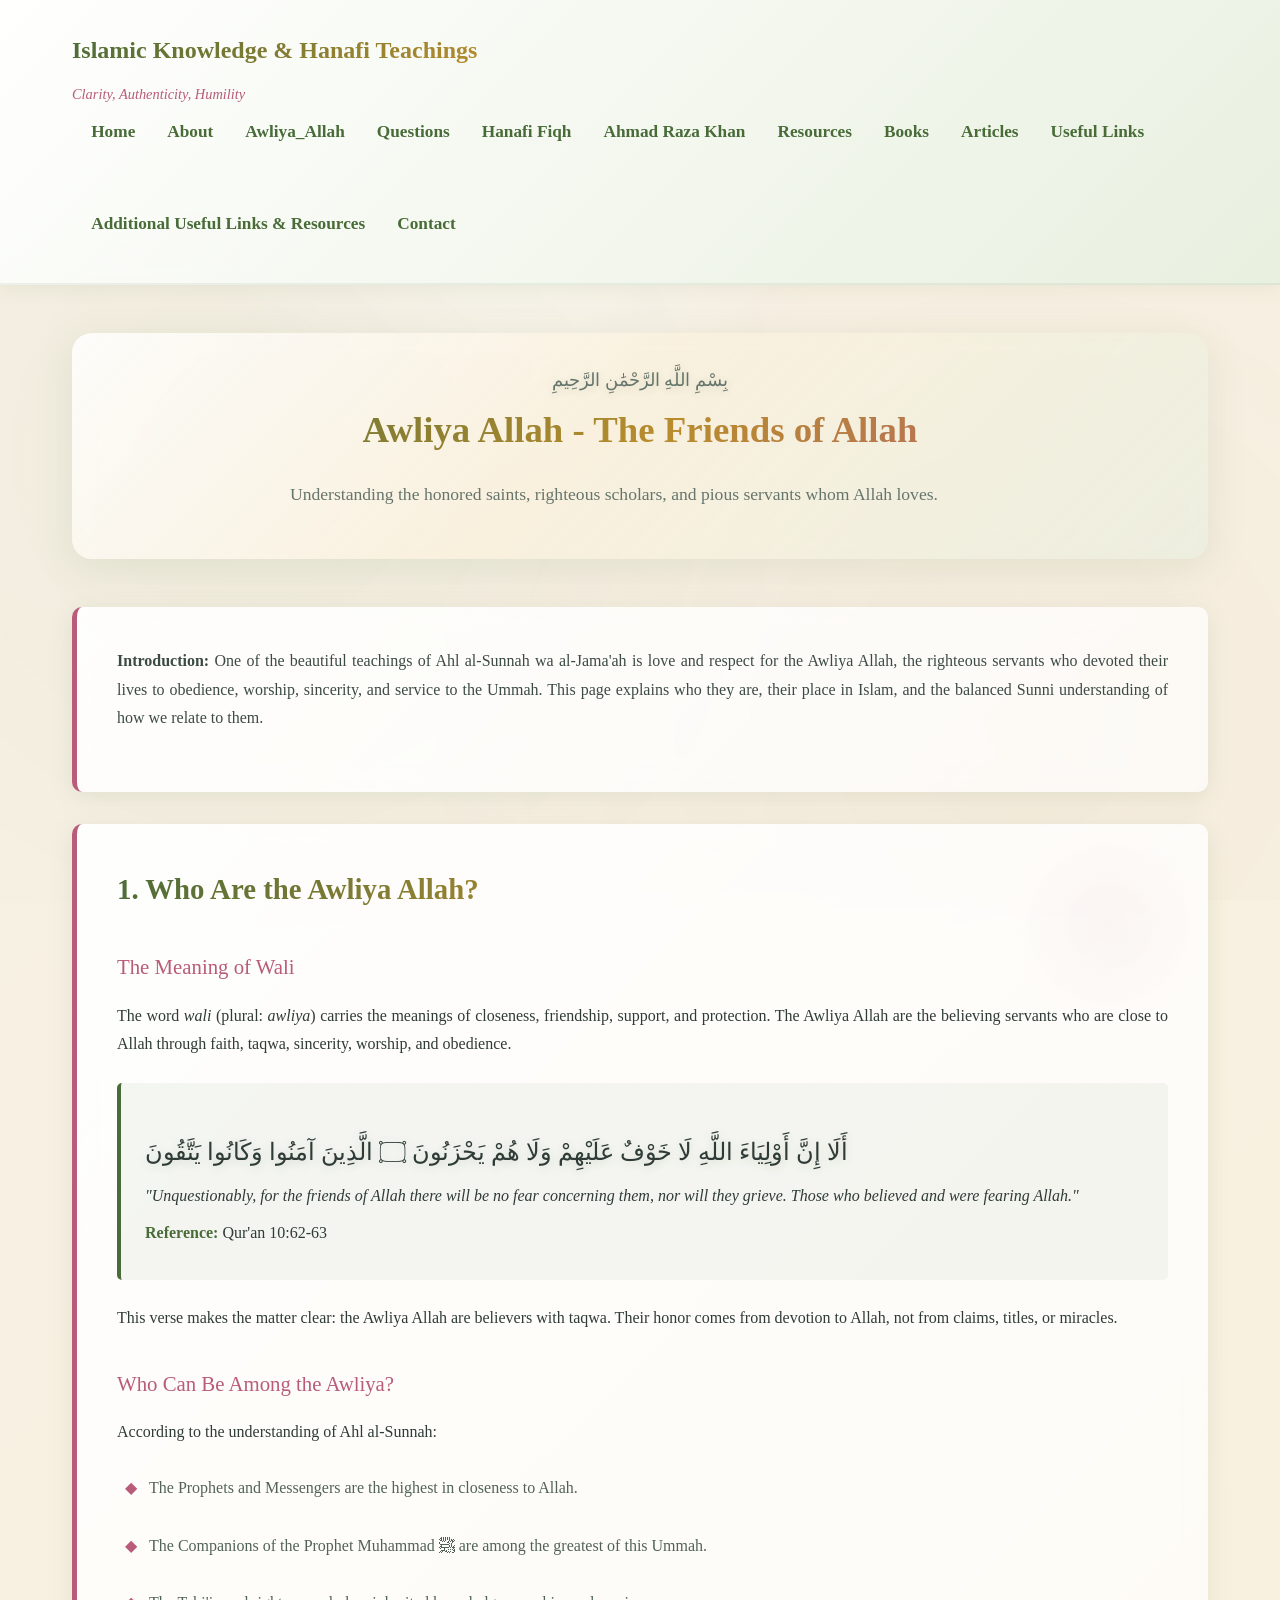
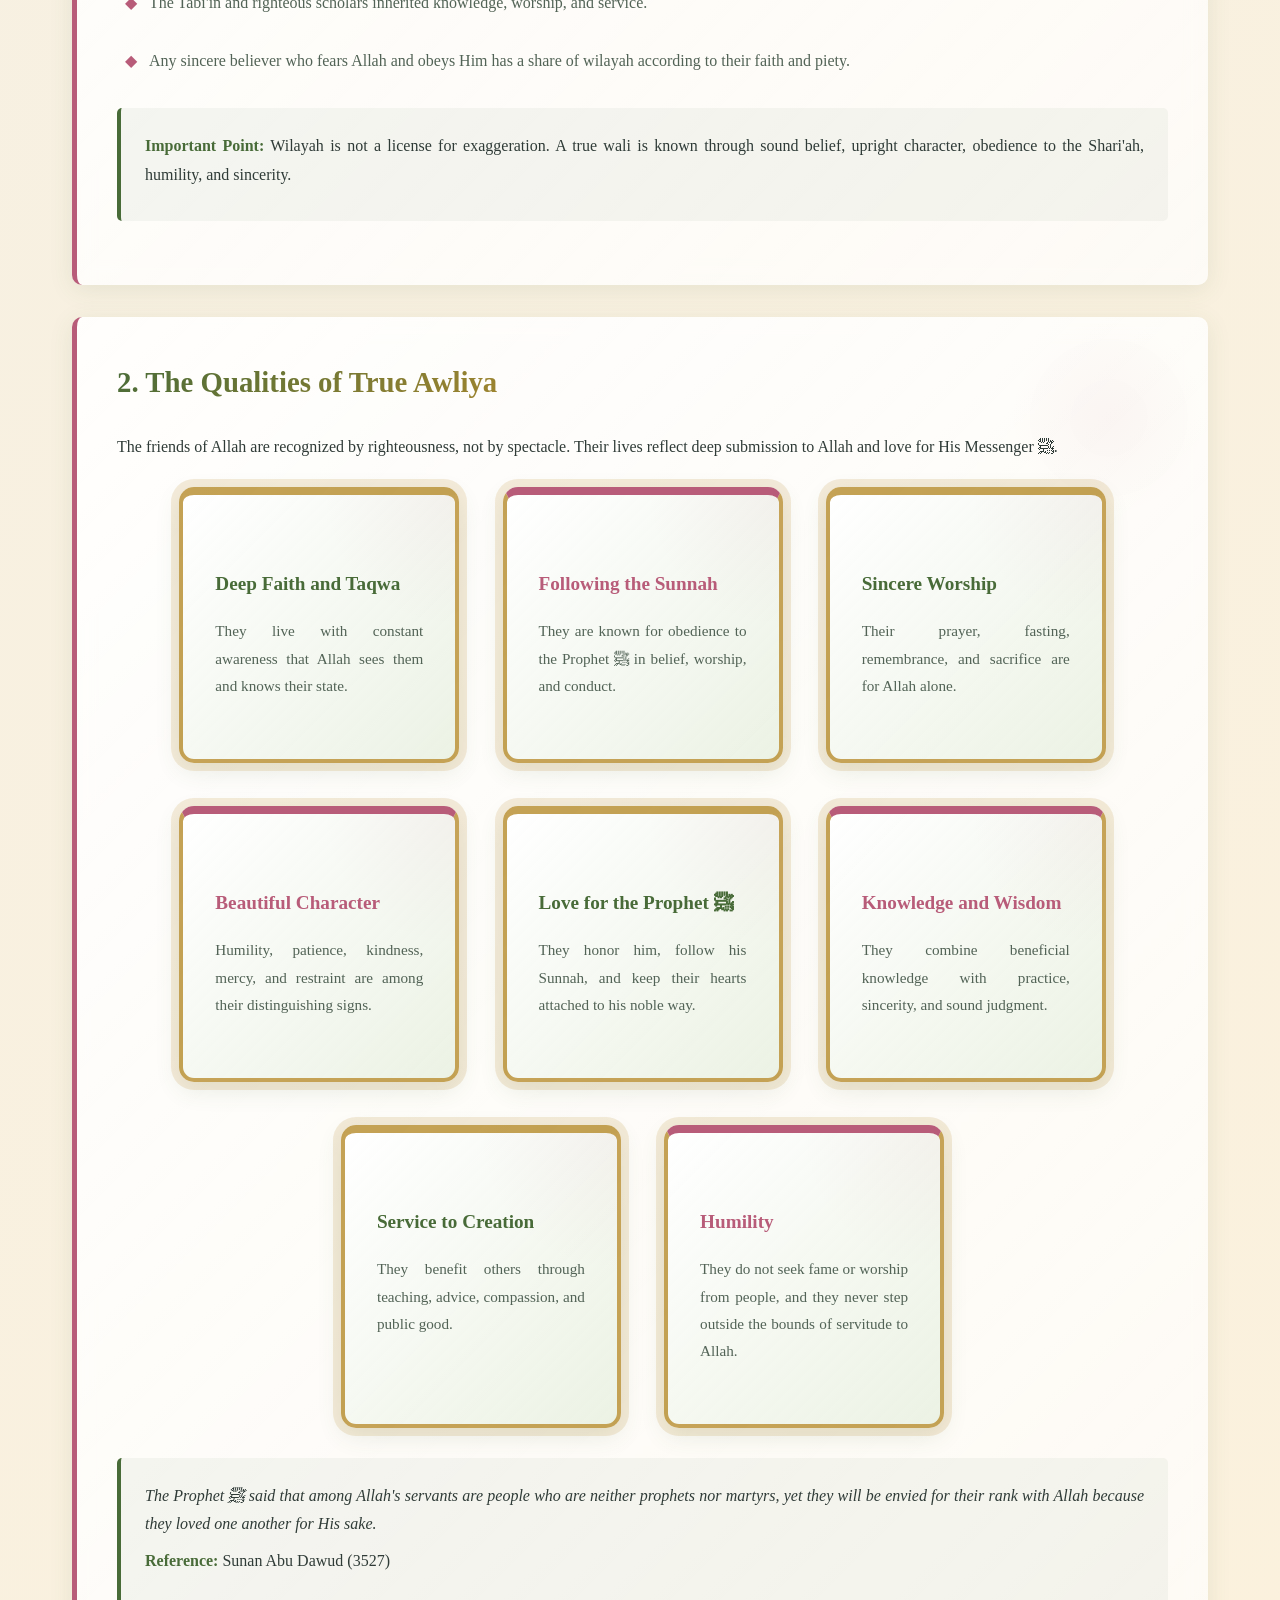
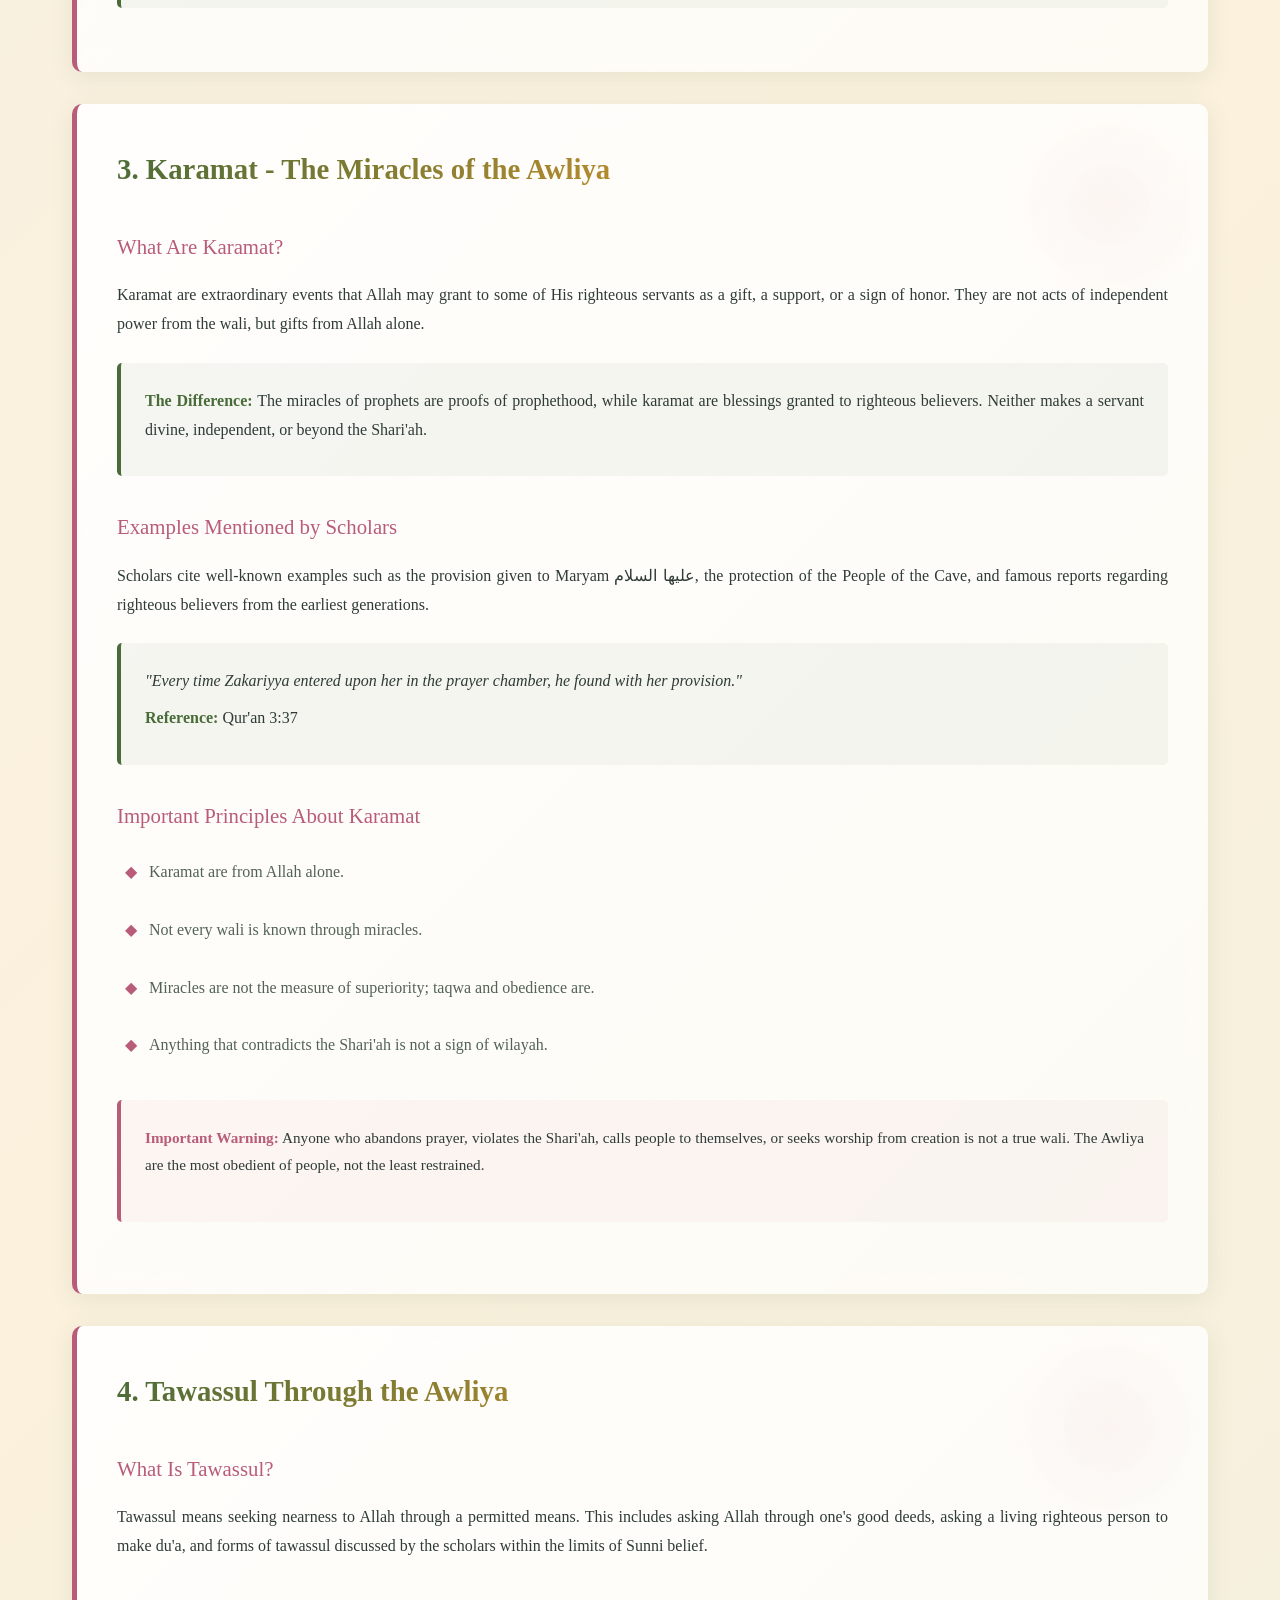
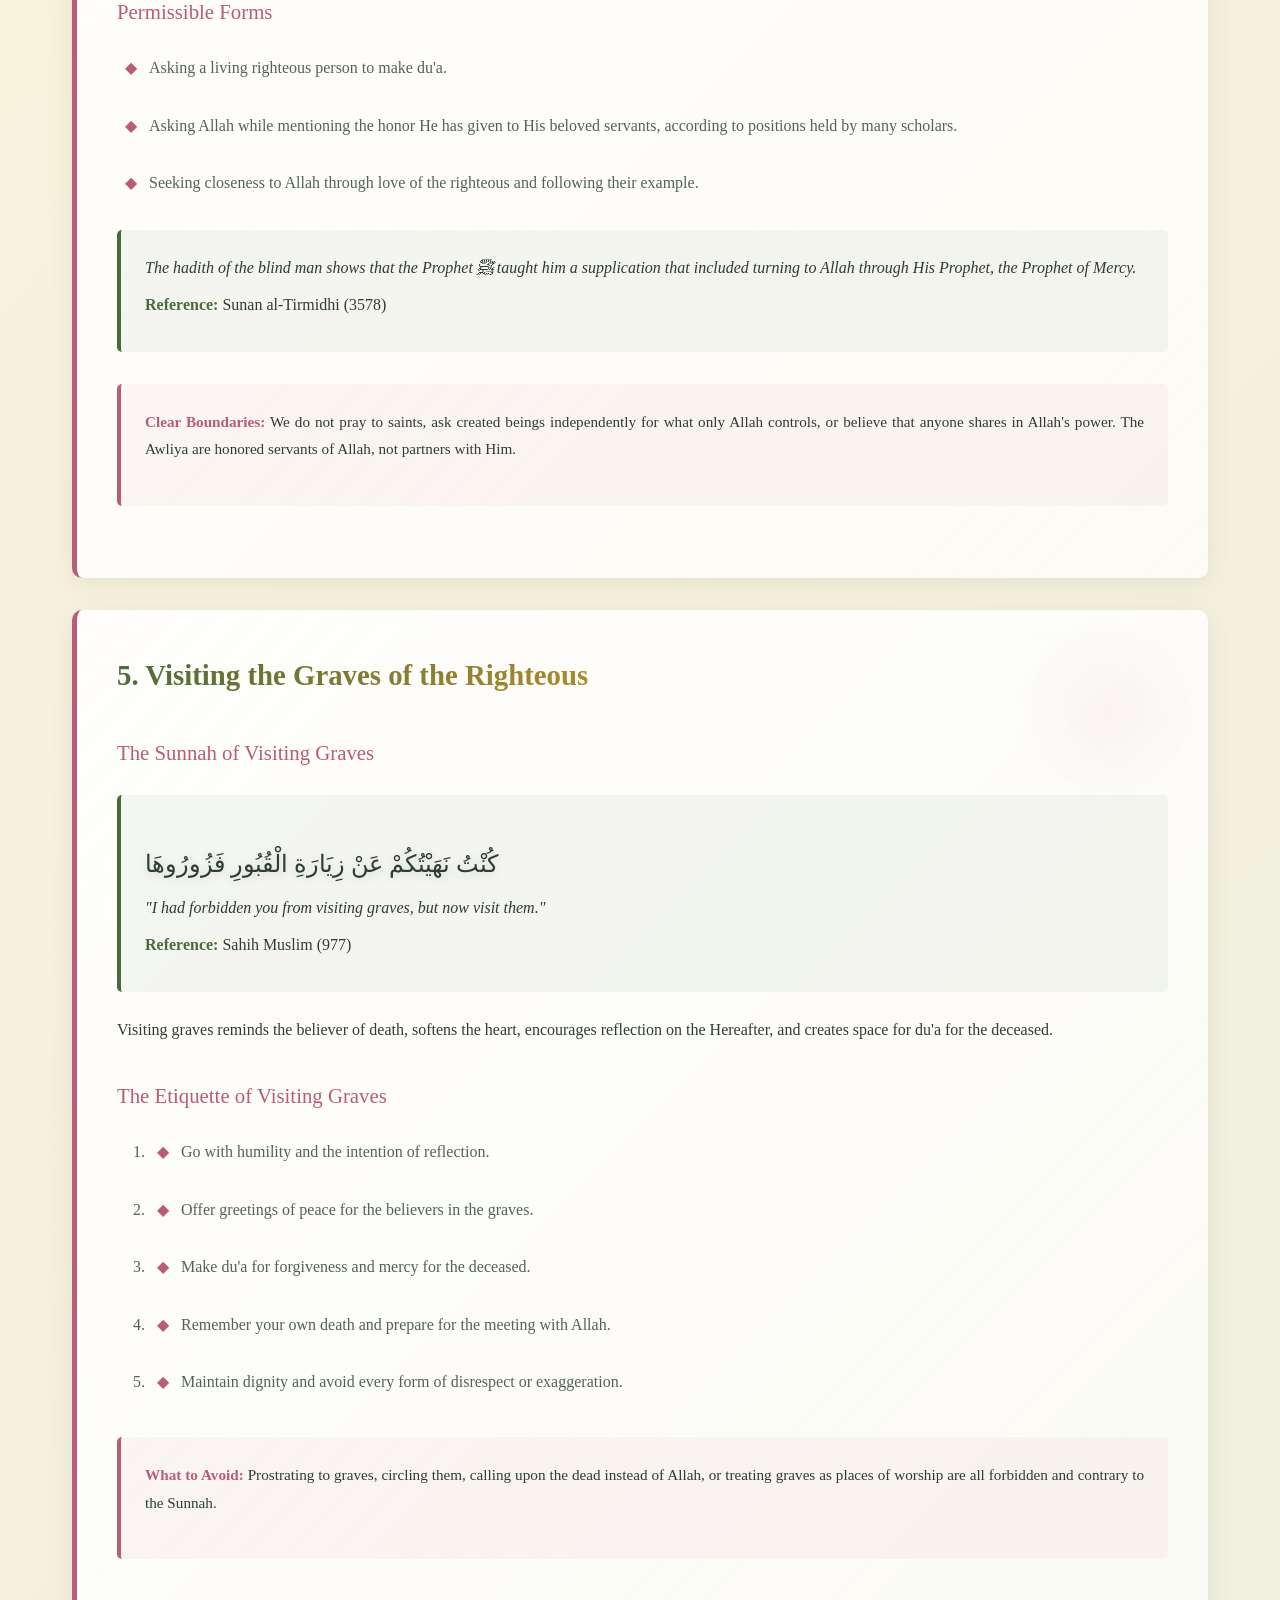
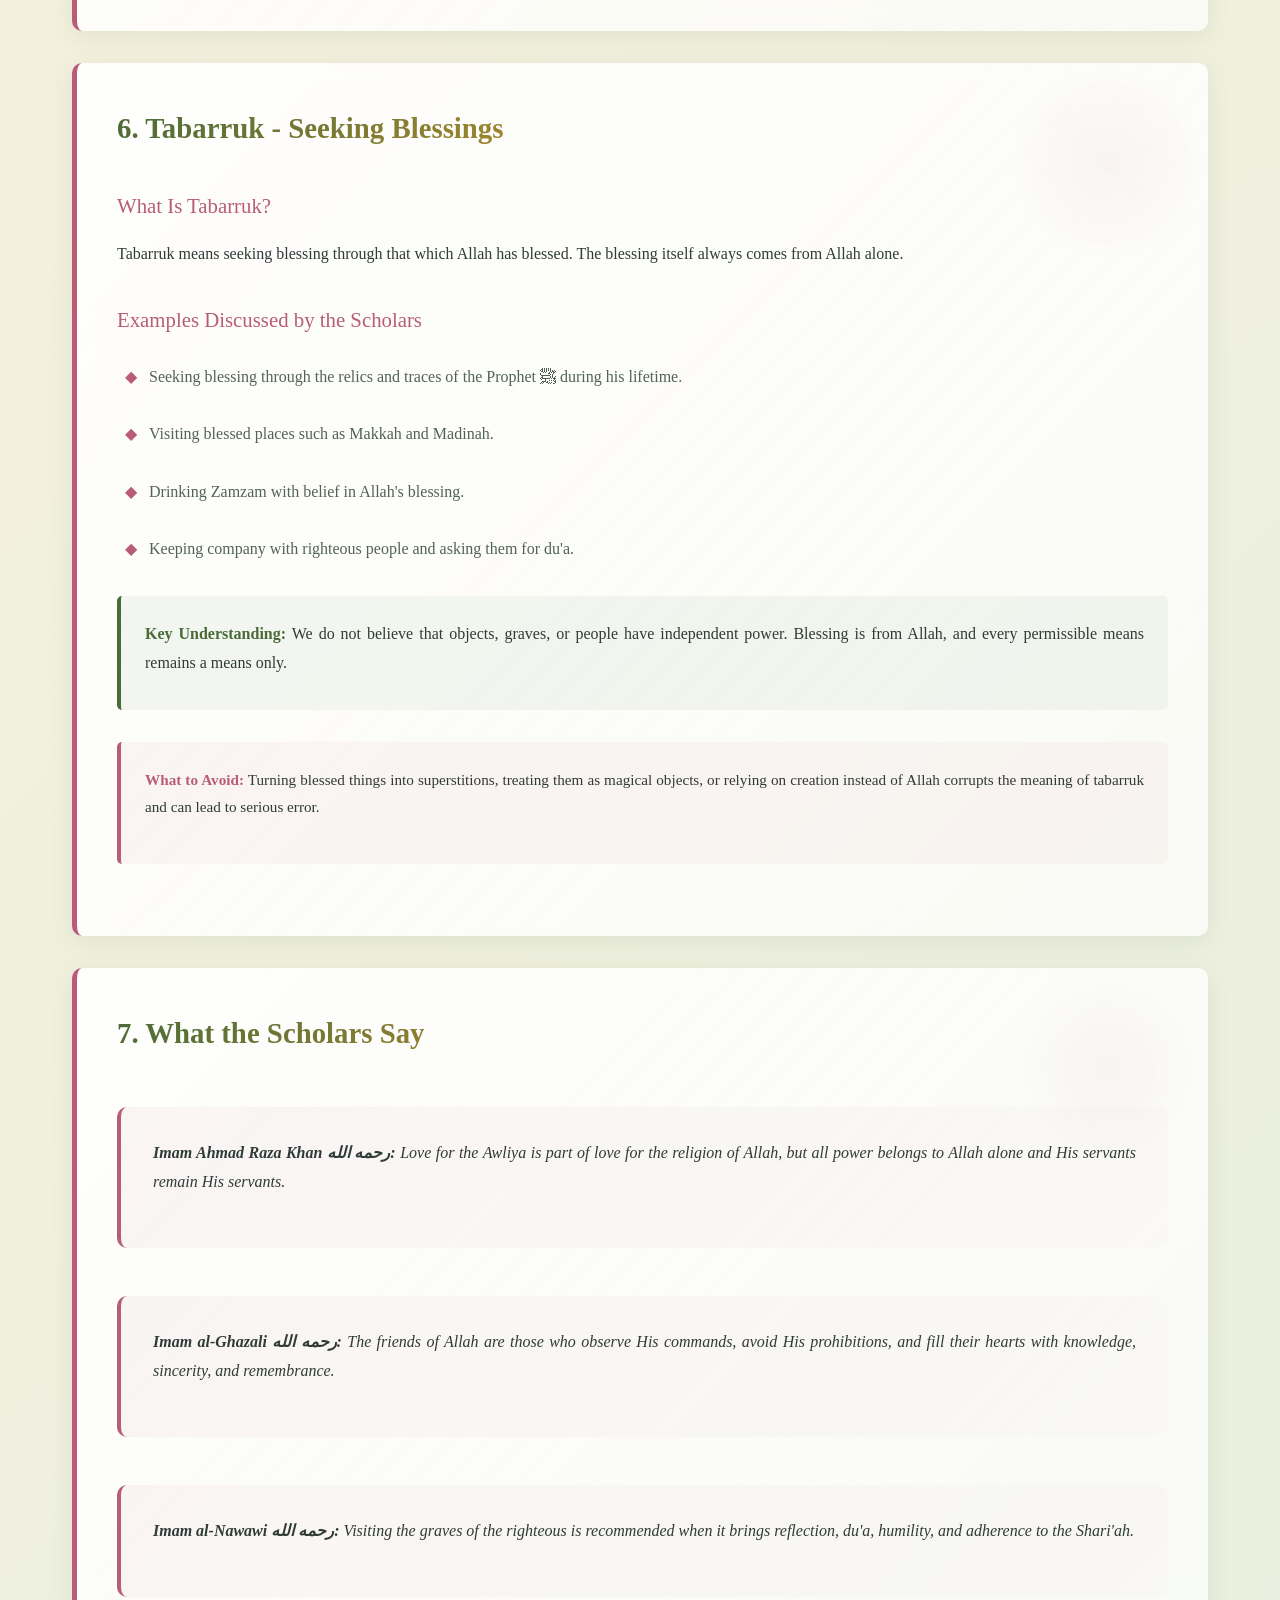
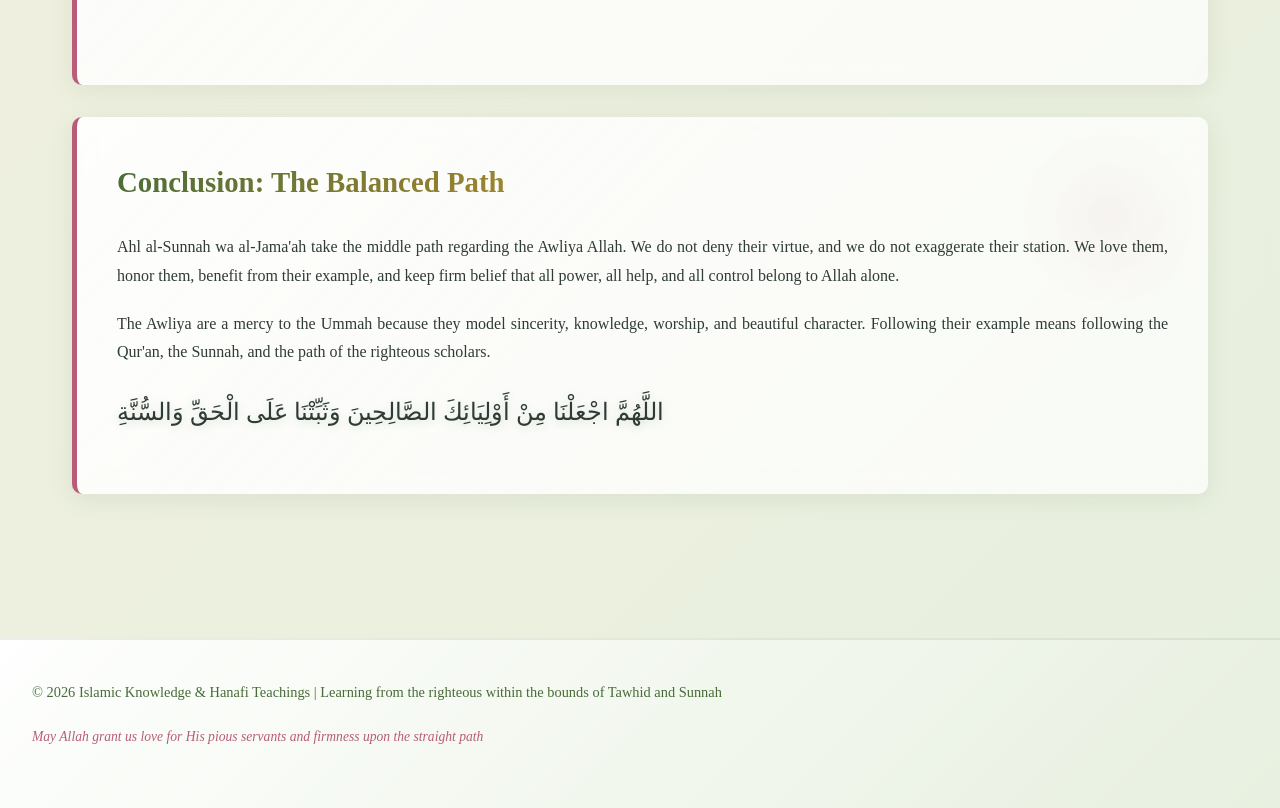
<file: Awliya_Allah.html>
<!DOCTYPE html>
<html lang="en">
<head>
    <meta charset="UTF-8">
    <meta name="viewport" content="width=device-width, initial-scale=1.0">
    <title>Awliya Allah - Islamic Knowledge & Hanafi Teachings</title>
    <link rel="stylesheet" href="style.css">
    <script src="script.js" defer></script>
</head>
<body data-noor-mode="stream">
   

    <div class="noor-container" id="noorContainer"></div>

   <header>
        <nav>
            <div class="logo-section">
                <a href="index.html" class="site-title">Islamic Knowledge & Hanafi Teachings</a>
                <span class="site-subtitle">Clarity, Authenticity, Humility</span>
            </div>

            <ul>
                
                <li><a href="index.html">Home</a></li>
                <li><a href="about.html">About</a></li>
                <li><a href="Awliya_Allah.html">Awliya_Allah</a></li>
                <li><a href="questions.html">Questions</a></li>
                <li><a href="hanafi.html">Hanafi Fiqh</a></li>
                <li><a href="ahmadrazakhan.html">Ahmad Raza Khan</a></li>
                <li><a href="resources.html">Resources</a></li>
                <li><a href="books.html">Books</a></li>
                <li><a href="articles.html">Articles</a></li>
                <li><a href="links.html">Useful Links</a></li>
                <li><a href="additionalResources.html">Additional Useful Links & Resources</a></li>
                <li><a href="contact.html">Contact</a></li>
            </ul>
        </nav>
    </header>

    <div class="container">
        <div class="page-header">
            <p class="arabic text-center">بِسْمِ اللَّهِ الرَّحْمَٰنِ الرَّحِيمِ</p>
            <h1>Awliya Allah - The Friends of Allah</h1>
            <p>Understanding the honored saints, righteous scholars, and pious servants whom Allah loves.</p>
        </div>

        <div class="intro-box">
            <p><strong>Introduction:</strong> One of the beautiful teachings of Ahl al-Sunnah wa al-Jama'ah is love and respect for the Awliya Allah, the righteous servants who devoted their lives to obedience, worship, sincerity, and service to the Ummah. This page explains who they are, their place in Islam, and the balanced Sunni understanding of how we relate to them.</p>
        </div>

        <div class="content-section">
            <h2>1. Who Are the Awliya Allah?</h2>

            <h3>The Meaning of Wali</h3>
            <p>The word <em>wali</em> (plural: <em>awliya</em>) carries the meanings of closeness, friendship, support, and protection. The Awliya Allah are the believing servants who are close to Allah through faith, taqwa, sincerity, worship, and obedience.</p>

            <div class="highlight-box">
                <p class="arabic text-center">أَلَا إِنَّ أَوْلِيَاءَ اللَّهِ لَا خَوْفٌ عَلَيْهِمْ وَلَا هُمْ يَحْزَنُونَ ۝ الَّذِينَ آمَنُوا وَكَانُوا يَتَّقُونَ</p>
                <p><em>"Unquestionably, for the friends of Allah there will be no fear concerning them, nor will they grieve. Those who believed and were fearing Allah."</em></p>
                <p><strong>Reference:</strong> Qur'an 10:62-63</p>
            </div>

            <p>This verse makes the matter clear: the Awliya Allah are believers with taqwa. Their honor comes from devotion to Allah, not from claims, titles, or miracles.</p>

            <h3>Who Can Be Among the Awliya?</h3>
            <p>According to the understanding of Ahl al-Sunnah:</p>
            <ul>
                <li>The Prophets and Messengers are the highest in closeness to Allah.</li>
                <li>The Companions of the Prophet Muhammad ﷺ are among the greatest of this Ummah.</li>
                <li>The Tabi'in and righteous scholars inherited knowledge, worship, and service.</li>
                <li>Any sincere believer who fears Allah and obeys Him has a share of wilayah according to their faith and piety.</li>
            </ul>

            <div class="highlight-box">
                <p><strong>Important Point:</strong> Wilayah is not a license for exaggeration. A true wali is known through sound belief, upright character, obedience to the Shari'ah, humility, and sincerity.</p>
            </div>
        </div>

        <div class="content-section">
            <h2>2. The Qualities of True Awliya</h2>
            <p>The friends of Allah are recognized by righteousness, not by spectacle. Their lives reflect deep submission to Allah and love for His Messenger ﷺ.</p>

            <div class="principles-grid">
                <div class="principle-card">
                    <h3>Deep Faith and Taqwa</h3>
                    <p>They live with constant awareness that Allah sees them and knows their state.</p>
                </div>
                <div class="principle-card">
                    <h3>Following the Sunnah</h3>
                    <p>They are known for obedience to the Prophet ﷺ in belief, worship, and conduct.</p>
                </div>
                <div class="principle-card">
                    <h3>Sincere Worship</h3>
                    <p>Their prayer, fasting, remembrance, and sacrifice are for Allah alone.</p>
                </div>
                <div class="principle-card">
                    <h3>Beautiful Character</h3>
                    <p>Humility, patience, kindness, mercy, and restraint are among their distinguishing signs.</p>
                </div>
                <div class="principle-card">
                    <h3>Love for the Prophet ﷺ</h3>
                    <p>They honor him, follow his Sunnah, and keep their hearts attached to his noble way.</p>
                </div>
                <div class="principle-card">
                    <h3>Knowledge and Wisdom</h3>
                    <p>They combine beneficial knowledge with practice, sincerity, and sound judgment.</p>
                </div>
                <div class="principle-card">
                    <h3>Service to Creation</h3>
                    <p>They benefit others through teaching, advice, compassion, and public good.</p>
                </div>
                <div class="principle-card">
                    <h3>Humility</h3>
                    <p>They do not seek fame or worship from people, and they never step outside the bounds of servitude to Allah.</p>
                </div>
            </div>

            <div class="highlight-box">
                <p><em>The Prophet ﷺ said that among Allah's servants are people who are neither prophets nor martyrs, yet they will be envied for their rank with Allah because they loved one another for His sake.</em></p>
                <p><strong>Reference:</strong> Sunan Abu Dawud (3527)</p>
            </div>
        </div>

        <div class="content-section">
            <h2>3. Karamat - The Miracles of the Awliya</h2>

            <h3>What Are Karamat?</h3>
            <p>Karamat are extraordinary events that Allah may grant to some of His righteous servants as a gift, a support, or a sign of honor. They are not acts of independent power from the wali, but gifts from Allah alone.</p>

            <div class="highlight-box">
                <p><strong>The Difference:</strong> The miracles of prophets are proofs of prophethood, while karamat are blessings granted to righteous believers. Neither makes a servant divine, independent, or beyond the Shari'ah.</p>
            </div>

            <h3>Examples Mentioned by Scholars</h3>
            <p>Scholars cite well-known examples such as the provision given to Maryam عليها السلام, the protection of the People of the Cave, and famous reports regarding righteous believers from the earliest generations.</p>

            <div class="highlight-box">
                <p><em>"Every time Zakariyya entered upon her in the prayer chamber, he found with her provision."</em></p>
                <p><strong>Reference:</strong> Qur'an 3:37</p>
            </div>

            <h3>Important Principles About Karamat</h3>
            <ul>
                <li>Karamat are from Allah alone.</li>
                <li>Not every wali is known through miracles.</li>
                <li>Miracles are not the measure of superiority; taqwa and obedience are.</li>
                <li>Anything that contradicts the Shari'ah is not a sign of wilayah.</li>
            </ul>

            <div class="warning-box">
                <p><strong>Important Warning:</strong> Anyone who abandons prayer, violates the Shari'ah, calls people to themselves, or seeks worship from creation is not a true wali. The Awliya are the most obedient of people, not the least restrained.</p>
            </div>
        </div>

        <div class="content-section">
            <h2>4. Tawassul Through the Awliya</h2>

            <h3>What Is Tawassul?</h3>
            <p>Tawassul means seeking nearness to Allah through a permitted means. This includes asking Allah through one's good deeds, asking a living righteous person to make du'a, and forms of tawassul discussed by the scholars within the limits of Sunni belief.</p>

            <h3>Permissible Forms</h3>
            <ul>
                <li>Asking a living righteous person to make du'a.</li>
                <li>Asking Allah while mentioning the honor He has given to His beloved servants, according to positions held by many scholars.</li>
                <li>Seeking closeness to Allah through love of the righteous and following their example.</li>
            </ul>

            <div class="highlight-box">
                <p><em>The hadith of the blind man shows that the Prophet ﷺ taught him a supplication that included turning to Allah through His Prophet, the Prophet of Mercy.</em></p>
                <p><strong>Reference:</strong> Sunan al-Tirmidhi (3578)</p>
            </div>

            <div class="warning-box">
                <p><strong>Clear Boundaries:</strong> We do not pray to saints, ask created beings independently for what only Allah controls, or believe that anyone shares in Allah's power. The Awliya are honored servants of Allah, not partners with Him.</p>
            </div>
        </div>

        <div class="content-section">
            <h2>5. Visiting the Graves of the Righteous</h2>

            <h3>The Sunnah of Visiting Graves</h3>
            <div class="highlight-box">
                <p class="arabic text-center">كُنْتُ نَهَيْتُكُمْ عَنْ زِيَارَةِ الْقُبُورِ فَزُورُوهَا</p>
                <p><em>"I had forbidden you from visiting graves, but now visit them."</em></p>
                <p><strong>Reference:</strong> Sahih Muslim (977)</p>
            </div>

            <p>Visiting graves reminds the believer of death, softens the heart, encourages reflection on the Hereafter, and creates space for du'a for the deceased.</p>

            <h3>The Etiquette of Visiting Graves</h3>
            <ol class="indented-list">
                <li>Go with humility and the intention of reflection.</li>
                <li>Offer greetings of peace for the believers in the graves.</li>
                <li>Make du'a for forgiveness and mercy for the deceased.</li>
                <li>Remember your own death and prepare for the meeting with Allah.</li>
                <li>Maintain dignity and avoid every form of disrespect or exaggeration.</li>
            </ol>

            <div class="warning-box">
                <p><strong>What to Avoid:</strong> Prostrating to graves, circling them, calling upon the dead instead of Allah, or treating graves as places of worship are all forbidden and contrary to the Sunnah.</p>
            </div>
        </div>

        <div class="content-section">
            <h2>6. Tabarruk - Seeking Blessings</h2>

            <h3>What Is Tabarruk?</h3>
            <p>Tabarruk means seeking blessing through that which Allah has blessed. The blessing itself always comes from Allah alone.</p>

            <h3>Examples Discussed by the Scholars</h3>
            <ul>
                <li>Seeking blessing through the relics and traces of the Prophet ﷺ during his lifetime.</li>
                <li>Visiting blessed places such as Makkah and Madinah.</li>
                <li>Drinking Zamzam with belief in Allah's blessing.</li>
                <li>Keeping company with righteous people and asking them for du'a.</li>
            </ul>

            <div class="highlight-box">
                <p><strong>Key Understanding:</strong> We do not believe that objects, graves, or people have independent power. Blessing is from Allah, and every permissible means remains a means only.</p>
            </div>

            <div class="warning-box">
                <p><strong>What to Avoid:</strong> Turning blessed things into superstitions, treating them as magical objects, or relying on creation instead of Allah corrupts the meaning of tabarruk and can lead to serious error.</p>
            </div>
        </div>

        <div class="content-section">
            <h2>7. What the Scholars Say</h2>

            <div class="disclaimer">
                <p><strong>Imam Ahmad Raza Khan رحمه الله:</strong> Love for the Awliya is part of love for the religion of Allah, but all power belongs to Allah alone and His servants remain His servants.</p>
            </div>

            <div class="disclaimer">
                <p><strong>Imam al-Ghazali رحمه الله:</strong> The friends of Allah are those who observe His commands, avoid His prohibitions, and fill their hearts with knowledge, sincerity, and remembrance.</p>
            </div>

            <div class="disclaimer">
                <p><strong>Imam al-Nawawi رحمه الله:</strong> Visiting the graves of the righteous is recommended when it brings reflection, du'a, humility, and adherence to the Shari'ah.</p>
            </div>
        </div>

        <div class="content-section">
            <h2>Conclusion: The Balanced Path</h2>
            <p>Ahl al-Sunnah wa al-Jama'ah take the middle path regarding the Awliya Allah. We do not deny their virtue, and we do not exaggerate their station. We love them, honor them, benefit from their example, and keep firm belief that all power, all help, and all control belong to Allah alone.</p>
            <p class="mt-md">The Awliya are a mercy to the Ummah because they model sincerity, knowledge, worship, and beautiful character. Following their example means following the Qur'an, the Sunnah, and the path of the righteous scholars.</p>
            <p class="arabic text-center mt-lg">اللَّهُمَّ اجْعَلْنَا مِنْ أَوْلِيَائِكَ الصَّالِحِينَ وَثَبِّتْنَا عَلَى الْحَقِّ وَالسُّنَّةِ</p>
        </div>
    </div>

    <footer>
        <p>© 2026 Islamic Knowledge & Hanafi Teachings | Learning from the righteous within the bounds of Tawhid and Sunnah</p>
        <p class="footer-note">May Allah grant us love for His pious servants and firmness upon the straight path</p>
    </footer>
</body>
</html>
</file>
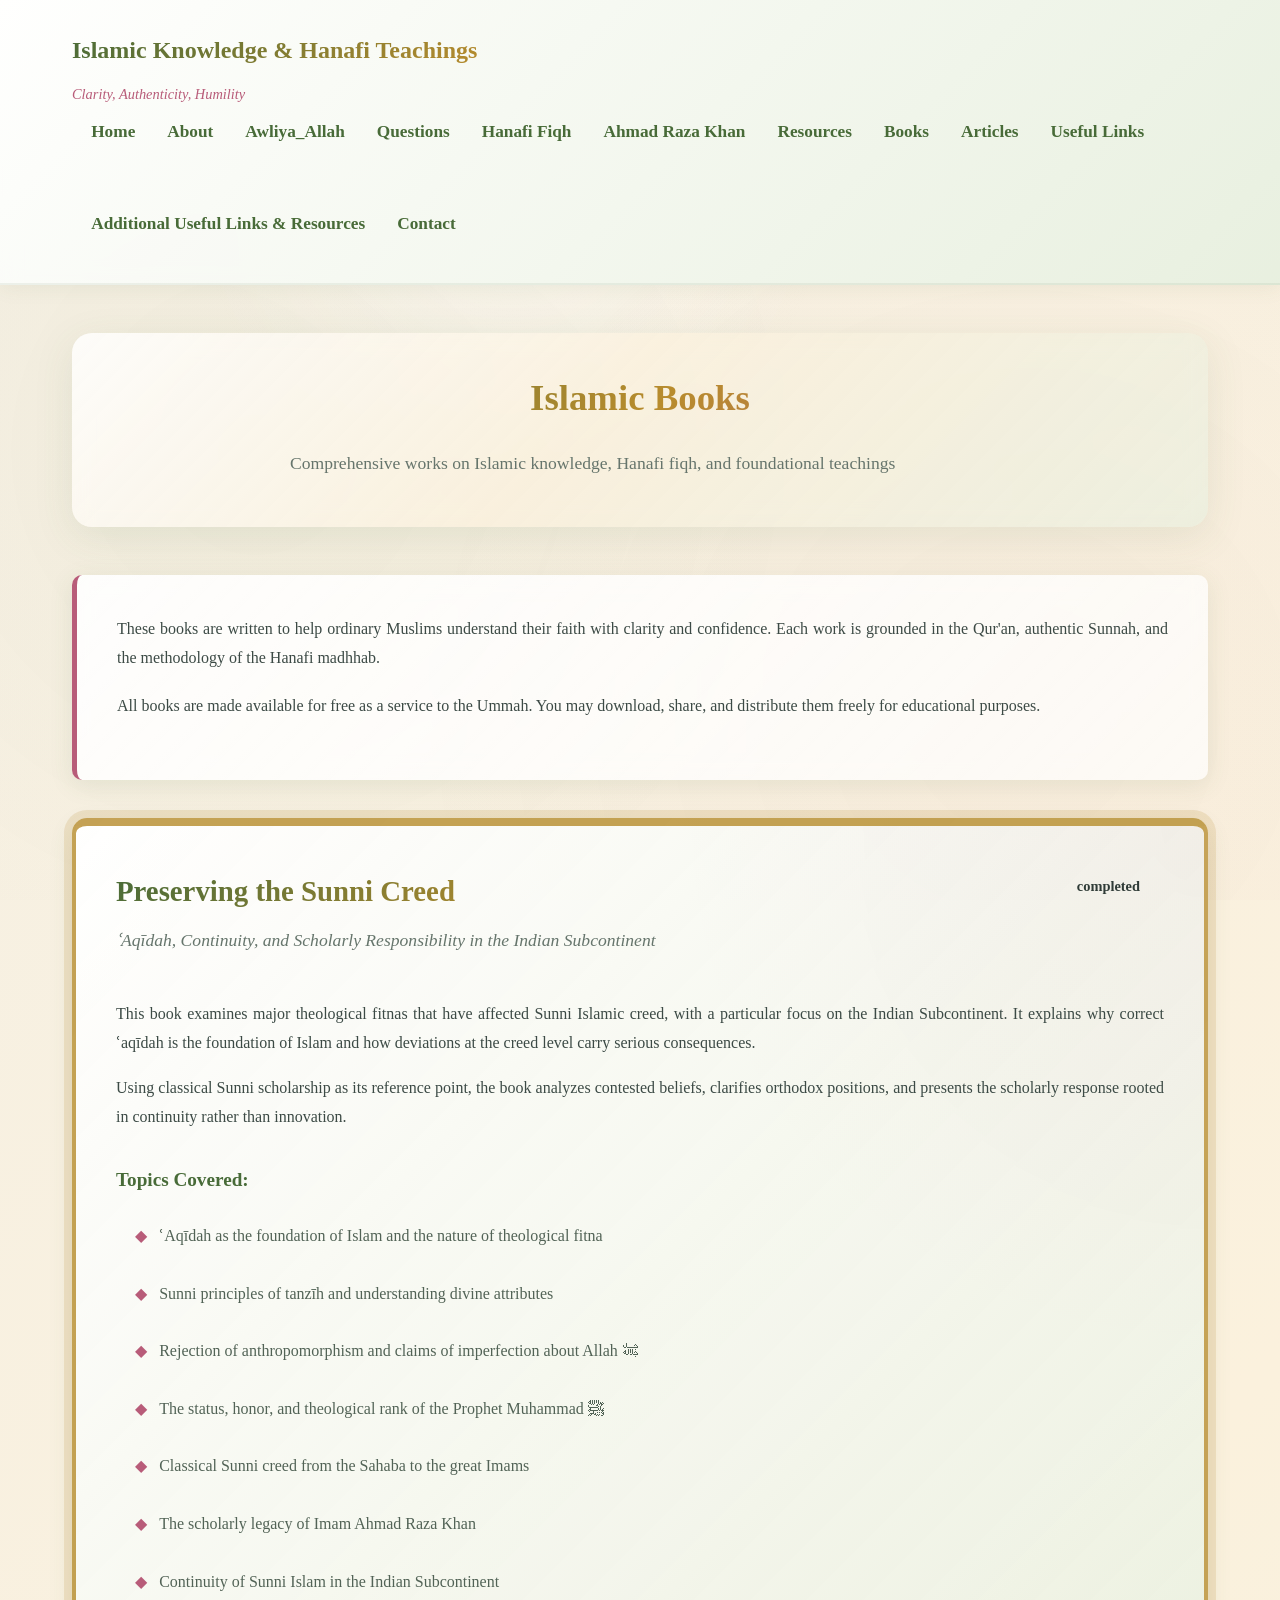
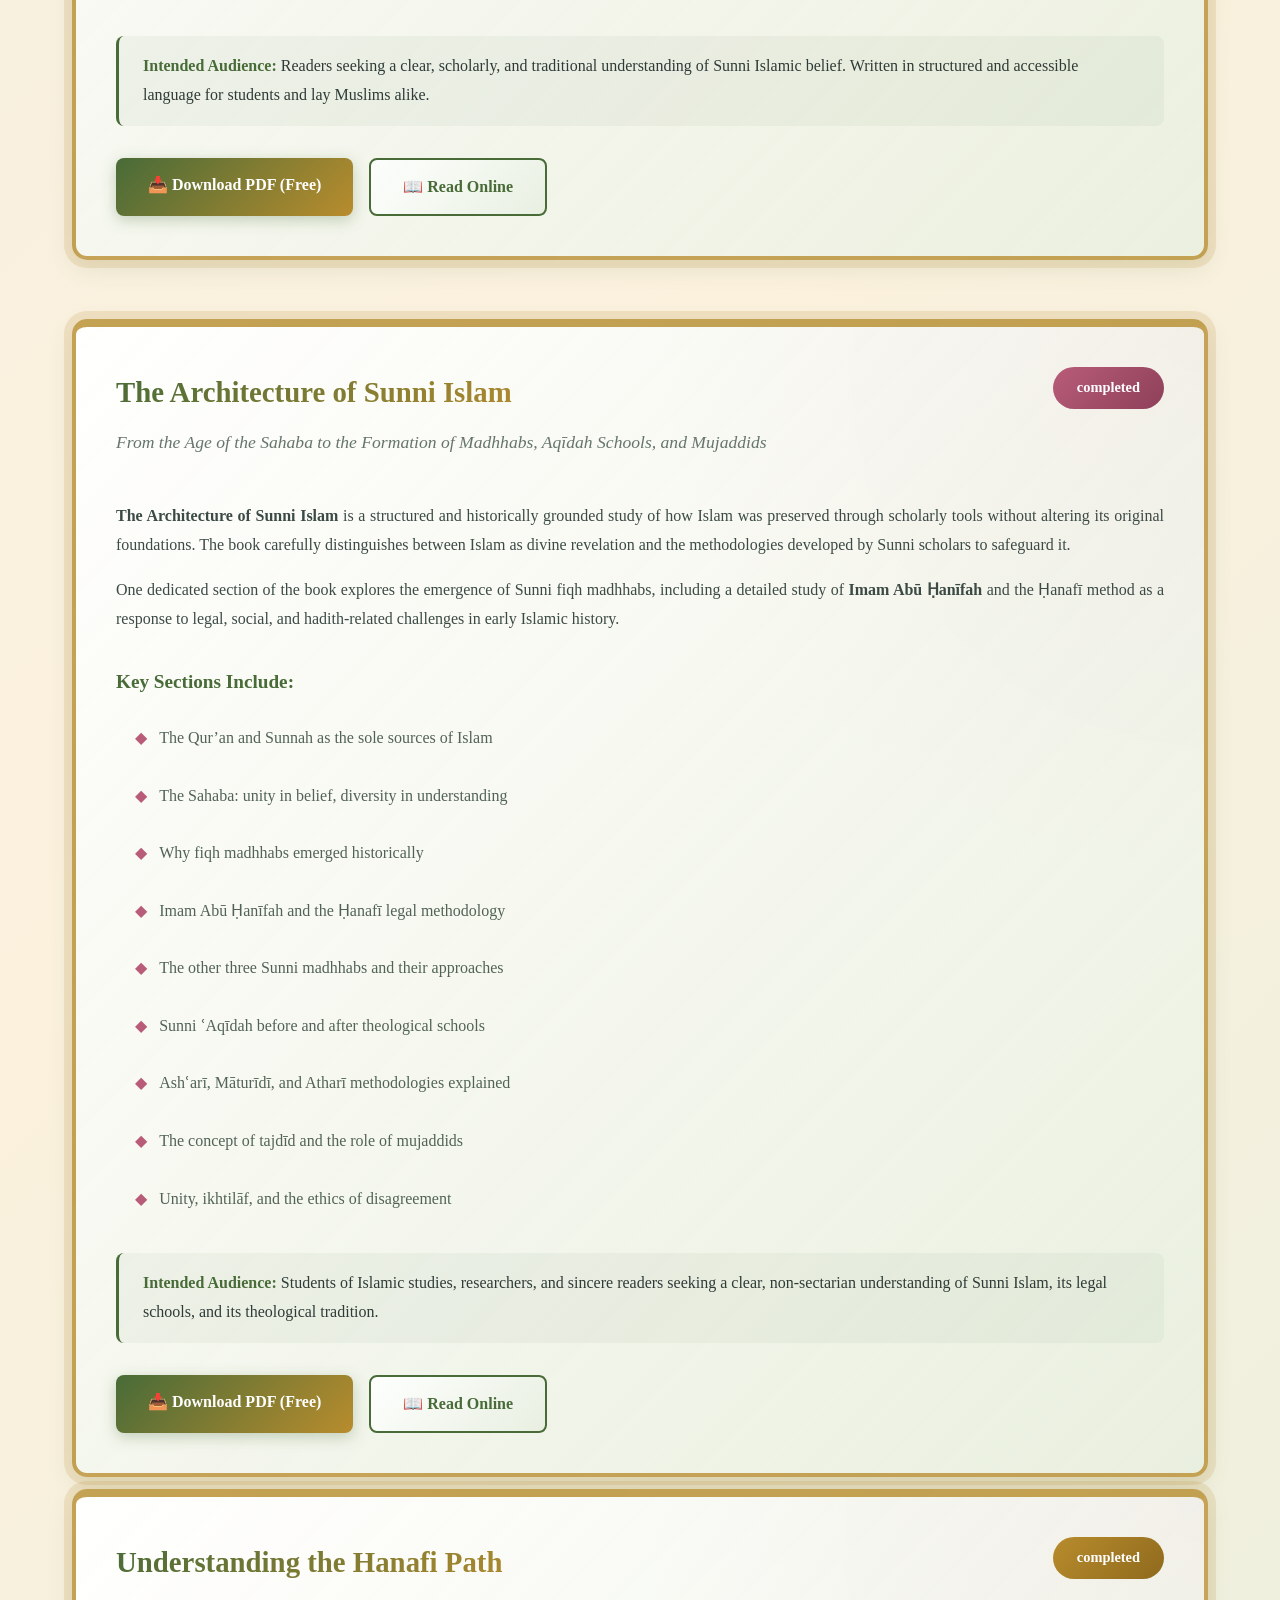
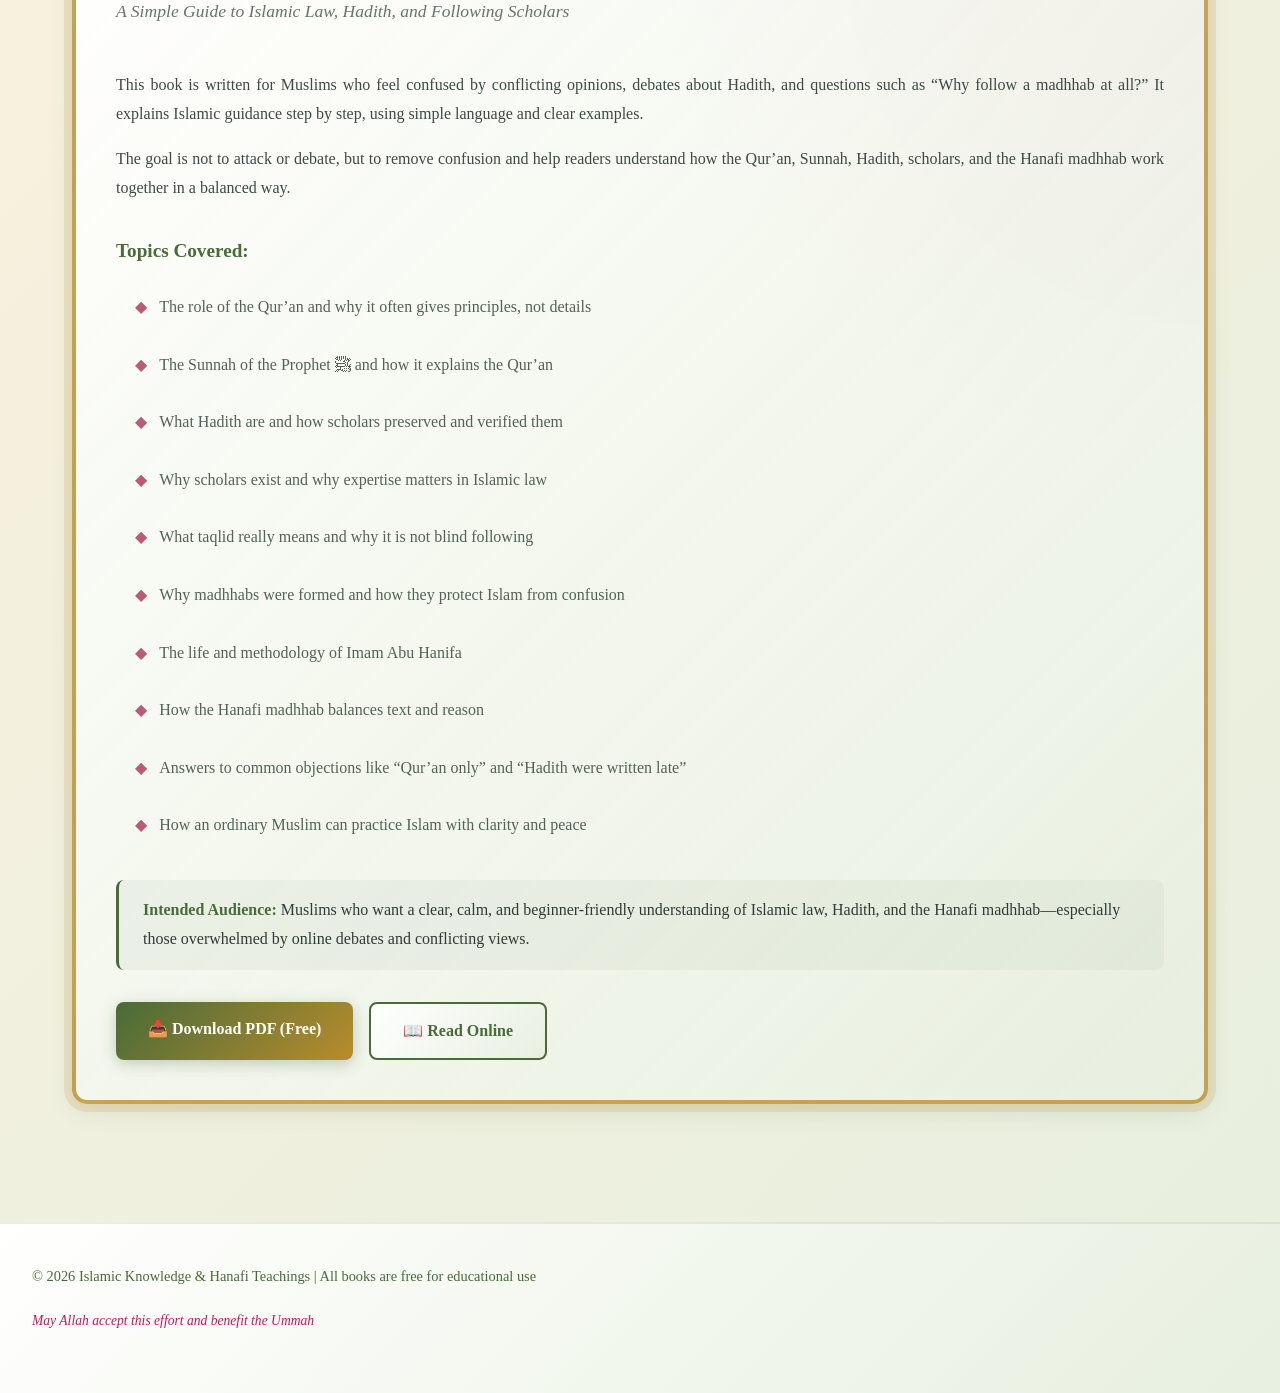
<file: books.html>
<!DOCTYPE html>
<html lang="en">
<head>
    <meta charset="UTF-8">
    <meta name="viewport" content="width=device-width, initial-scale=1.0">
    <title>Books - Islamic Knowledge & Hanafi Teachings</title>
    
    <link rel="stylesheet" href="style.css">
    <script src="script.js" defer></script>
    
</head>
<body data-noor-mode="stream">
    


    <header>
        <nav>
            <div class="logo-section">
                <a href="index.html" class="site-title">Islamic Knowledge & Hanafi Teachings</a>
                <span class="site-subtitle">Clarity, Authenticity, Humility</span>
            </div>

            <ul>
                
                <li><a href="index.html">Home</a></li>
                <li><a href="about.html">About</a></li>
                <li><a href="Awliya_Allah.html">Awliya_Allah</a></li>
                <li><a href="questions.html">Questions</a></li>
                <li><a href="hanafi.html">Hanafi Fiqh</a></li>
                <li><a href="ahmadrazakhan.html">Ahmad Raza Khan</a></li>
                <li><a href="resources.html">Resources</a></li>
                <li><a href="books.html">Books</a></li>
                <li><a href="articles.html">Articles</a></li>
                <li><a href="links.html">Useful Links</a></li>
                <li><a href="additionalResources.html">Additional Useful Links & Resources</a></li>
                <li><a href="contact.html">Contact</a></li>
            </ul>
        </nav>
    </header>

   

    <div class="container">
        <div class="page-header">
            <h1>Islamic Books</h1>
            <p>Comprehensive works on Islamic knowledge, Hanafi fiqh, and foundational teachings</p>
        </div>

        

        <div class="intro-section">
            <p>These books are written to help ordinary Muslims understand their faith with clarity and confidence. Each work is grounded in the Qur'an, authentic Sunnah, and the methodology of the Hanafi madhhab.</p>
            <p>All books are made available for free as a service to the Ummah. You may download, share, and distribute them freely for educational purposes.</p>
        </div>

        <div class="books-grid">
            
          <!-- TO ADD A NEW BOOK: Copy from here... -->
<div class="book-card">
    <div class="book-header">
        <div class="book-title">
            <h2>Preserving the Sunni Creed</h2>
            <p class="book-subtitle">
                ʿAqīdah, Continuity, and Scholarly Responsibility in the Indian Subcontinent
            </p>
        </div>
        <div class="book-status status-inprogress">completed</div>
    </div>

    <div class="book-description">
        <p>
            This book examines major theological fitnas that have affected Sunni Islamic creed, with a
            particular focus on the Indian Subcontinent. It explains why correct ʿaqīdah is the foundation
            of Islam and how deviations at the creed level carry serious consequences.
        </p>
        <p>
            Using classical Sunni scholarship as its reference point, the book analyzes contested beliefs,
            clarifies orthodox positions, and presents the scholarly response rooted in continuity rather
            than innovation.
        </p>
    </div>

    <div class="book-details">
        <h3>Topics Covered:</h3>
        <ul>
            <li>ʿAqīdah as the foundation of Islam and the nature of theological fitna</li>
            <li>Sunni principles of tanzīh and understanding divine attributes</li>
            <li>Rejection of anthropomorphism and claims of imperfection about Allah ﷻ</li>
            <li>The status, honor, and theological rank of the Prophet Muhammad ﷺ</li>
            <li>Classical Sunni creed from the Sahaba to the great Imams</li>
            <li>The scholarly legacy of Imam Ahmad Raza Khan</li>
            <li>Continuity of Sunni Islam in the Indian Subcontinent</li>
        </ul>
    </div>

    <div class="book-audience">
        <strong>Intended Audience:</strong>
        Readers seeking a clear, scholarly, and traditional understanding of Sunni Islamic belief.
        Written in structured and accessible language for students and lay Muslims alike.
    </div>

    <div class="book-actions">
    <a href="books/Preserve Creed.pdf" class="btn btn-primary">📥 Download PDF (Free)</a>
    <a href="books/Preserve Creed.pdf" target="_blank" class="btn btn-secondary">📖 Read Online</a>
</div>
</div>


<div class="book-card">
    <div class="book-header">
        <div class="book-title">
            <h2>The Architecture of Sunni Islam</h2>
            <p class="book-subtitle">
                From the Age of the Sahaba to the Formation of Madhhabs, Aqīdah Schools, and Mujaddids
            </p>
        </div>
        <div class="book-status status-upcoming">completed</div>
    </div>

    <div class="book-description">
        <p>
            <strong>The Architecture of Sunni Islam</strong> is a structured and historically grounded study of how Islam was preserved through scholarly tools without altering its original foundations. 
            The book carefully distinguishes between Islam as divine revelation and the methodologies developed by Sunni scholars to safeguard it.
        </p>

        <p>
            One dedicated section of the book explores the emergence of Sunni fiqh madhhabs, including a detailed study of <strong>Imam Abū Ḥanīfah</strong> and the Ḥanafī method as a response to legal, social, and hadith-related challenges in early Islamic history.
        </p>
    </div>

    <div class="book-details">
        <h3>Key Sections Include:</h3>
        <ul>
            <li>The Qur’an and Sunnah as the sole sources of Islam</li>
            <li>The Sahaba: unity in belief, diversity in understanding</li>
            <li>Why fiqh madhhabs emerged historically</li>
            <li>Imam Abū Ḥanīfah and the Ḥanafī legal methodology</li>
            <li>The other three Sunni madhhabs and their approaches</li>
            <li>Sunni ʿAqīdah before and after theological schools</li>
            <li>Ashʿarī, Māturīdī, and Atharī methodologies explained</li>
            <li>The concept of tajdīd and the role of mujaddids</li>
            <li>Unity, ikhtilāf, and the ethics of disagreement</li>
        </ul>
    </div>

    <div class="book-audience">
        <strong>Intended Audience:</strong>
        Students of Islamic studies, researchers, and sincere readers seeking a clear, non-sectarian understanding of Sunni Islam, its legal schools, and its theological tradition.
    </div>
<div class="book-actions">
    <a href="books/The Architecture of Sunni Islam.pdf" class="btn btn-primary">📥 Download PDF (Free)</a>
    <a href="books/The Architecture of Sunni Islam.pdf" target="_blank" class="btn btn-secondary">📖 Read Online</a>
</div>
    </div>
</div>



         <div class="book-card">
    <div class="book-header">
        <div class="book-title">
            <h2>Understanding the Hanafi Path</h2>
            <p class="book-subtitle">A Simple Guide to Islamic Law, Hadith, and Following Scholars</p>
        </div>
        <div class="book-status status-progress">completed</div>
    </div>

    <div class="book-description">
        <p>
            This book is written for Muslims who feel confused by conflicting opinions, 
            debates about Hadith, and questions such as “Why follow a madhhab at all?” 
            It explains Islamic guidance step by step, using simple language and clear examples.
        </p>
        <p>
            The goal is not to attack or debate, but to remove confusion and help readers 
            understand how the Qur’an, Sunnah, Hadith, scholars, and the Hanafi madhhab 
            work together in a balanced way.
        </p>
    </div>

    <div class="book-details">
        <h3>Topics Covered:</h3>
        <ul>
            <li>The role of the Qur’an and why it often gives principles, not details</li>
            <li>The Sunnah of the Prophet ﷺ and how it explains the Qur’an</li>
            <li>What Hadith are and how scholars preserved and verified them</li>
            <li>Why scholars exist and why expertise matters in Islamic law</li>
            <li>What taqlid really means and why it is not blind following</li>
            <li>Why madhhabs were formed and how they protect Islam from confusion</li>
            <li>The life and methodology of Imam Abu Hanifa</li>
            <li>How the Hanafi madhhab balances text and reason</li>
            <li>Answers to common objections like “Qur’an only” and “Hadith were written late”</li>
            <li>How an ordinary Muslim can practice Islam with clarity and peace</li>
        </ul>
    </div>

    <div class="book-audience">
        <strong>Intended Audience:</strong> 
        Muslims who want a clear, calm, and beginner-friendly understanding of Islamic law, 
        Hadith, and the Hanafi madhhab—especially those overwhelmed by online debates and conflicting views.
    </div>

    <div class="book-actions">
    <a href="books/Understanding the Hanafi Path.pdf" class="btn btn-primary">📥 Download PDF (Free)</a>
    <a href="books/Understanding the Hanafi Path.pdf" target="_blank" class="btn btn-secondary">📖 Read Online</a>
</div>
</div>


            <!-- ADD MORE BOOKS HERE - Just copy one of the above book-card divs and edit -->

        </div>
    </div>

    <footer>
        <p>© 2026 Islamic Knowledge & Hanafi Teachings | All books are free for educational use</p>
        <p style="margin-top: 0.5rem; font-size: 0.85rem; color: #c2185b; font-style: italic;">May Allah accept this effort and benefit the Ummah</p>
    </footer>

</body>

</html>
</file>
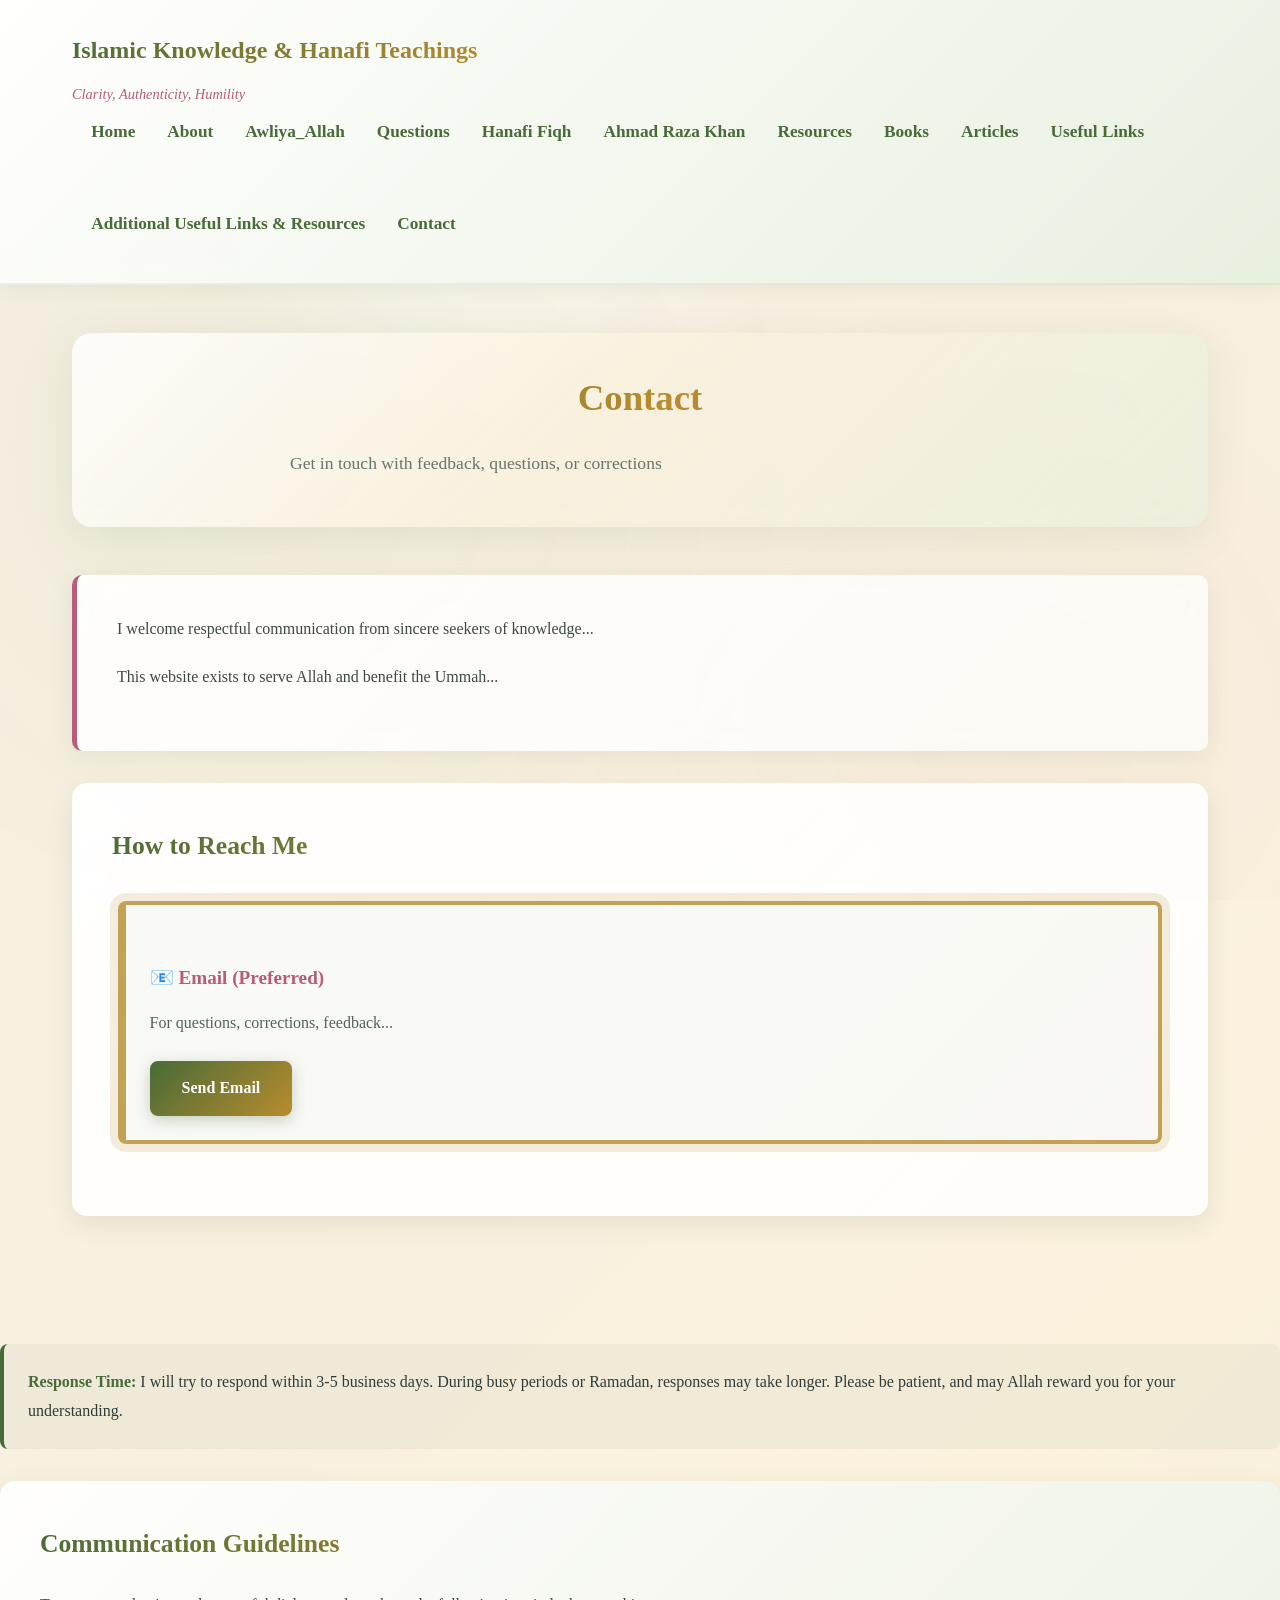
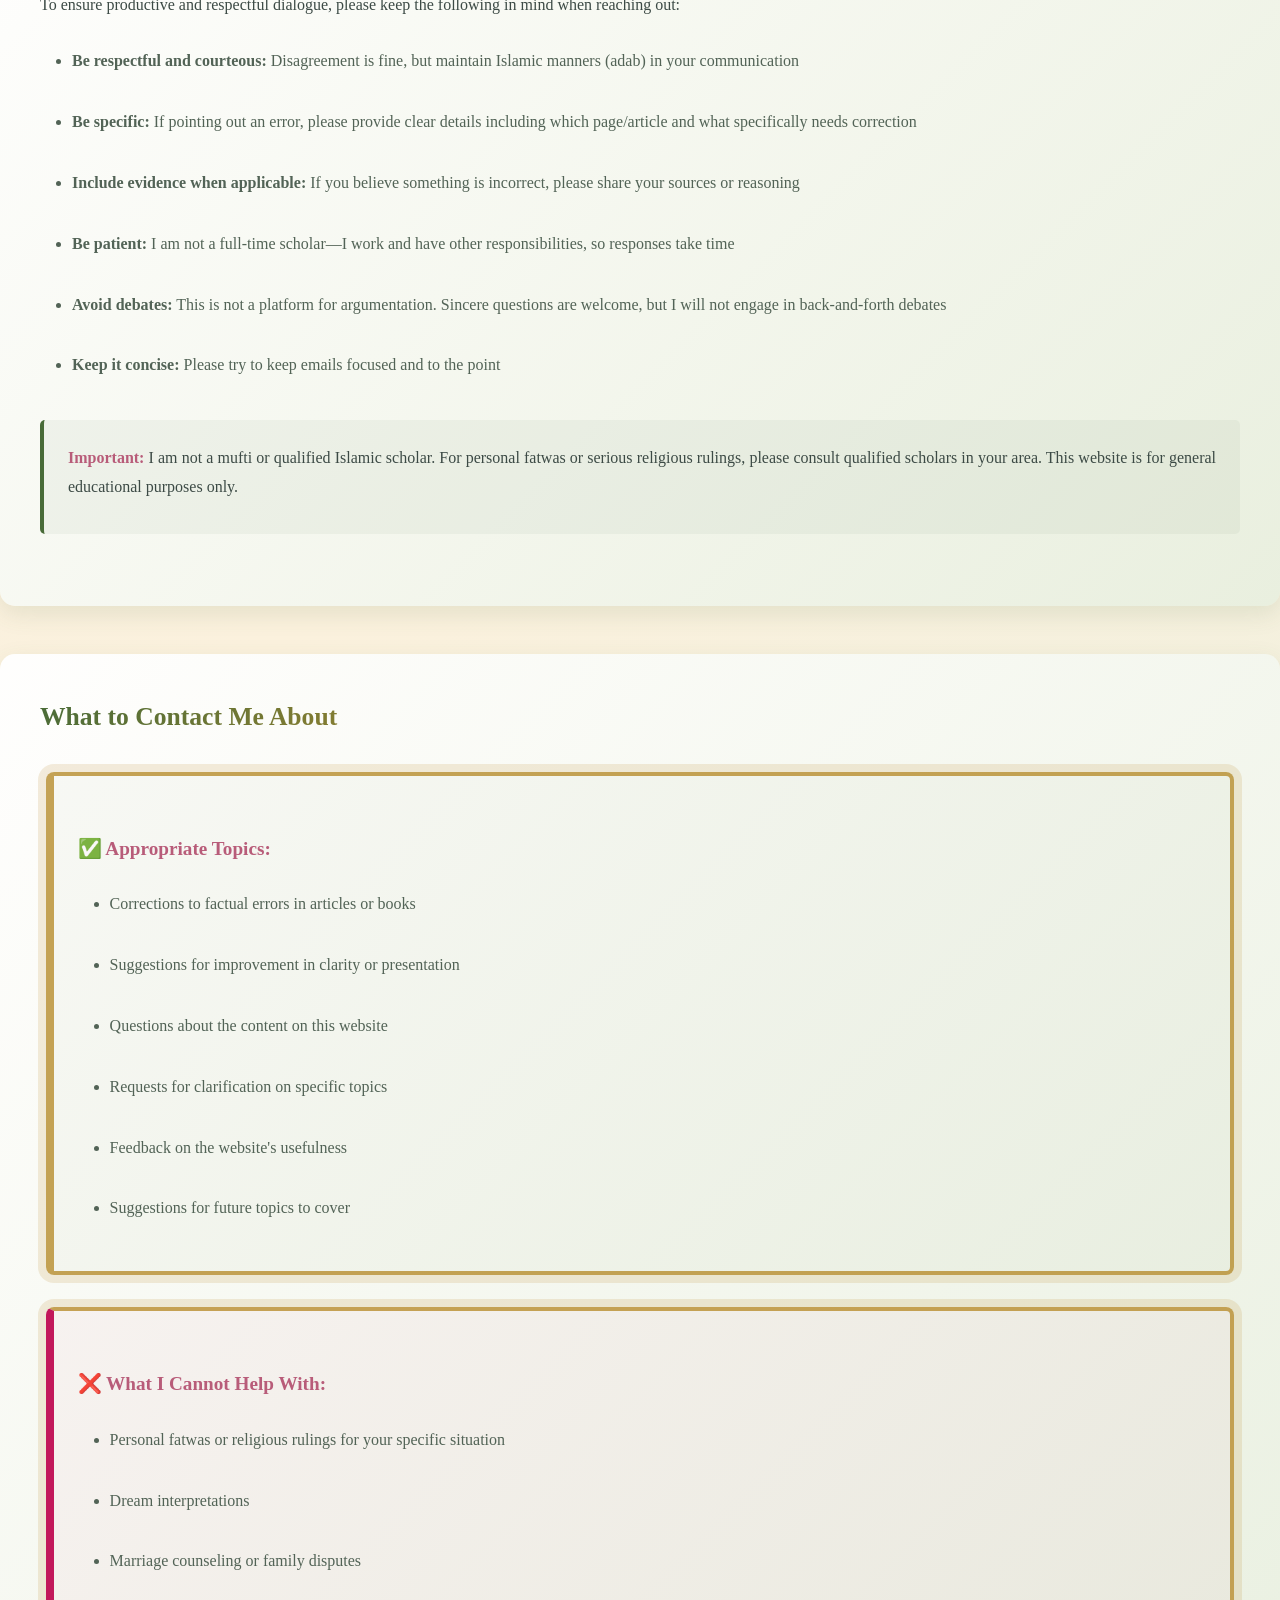
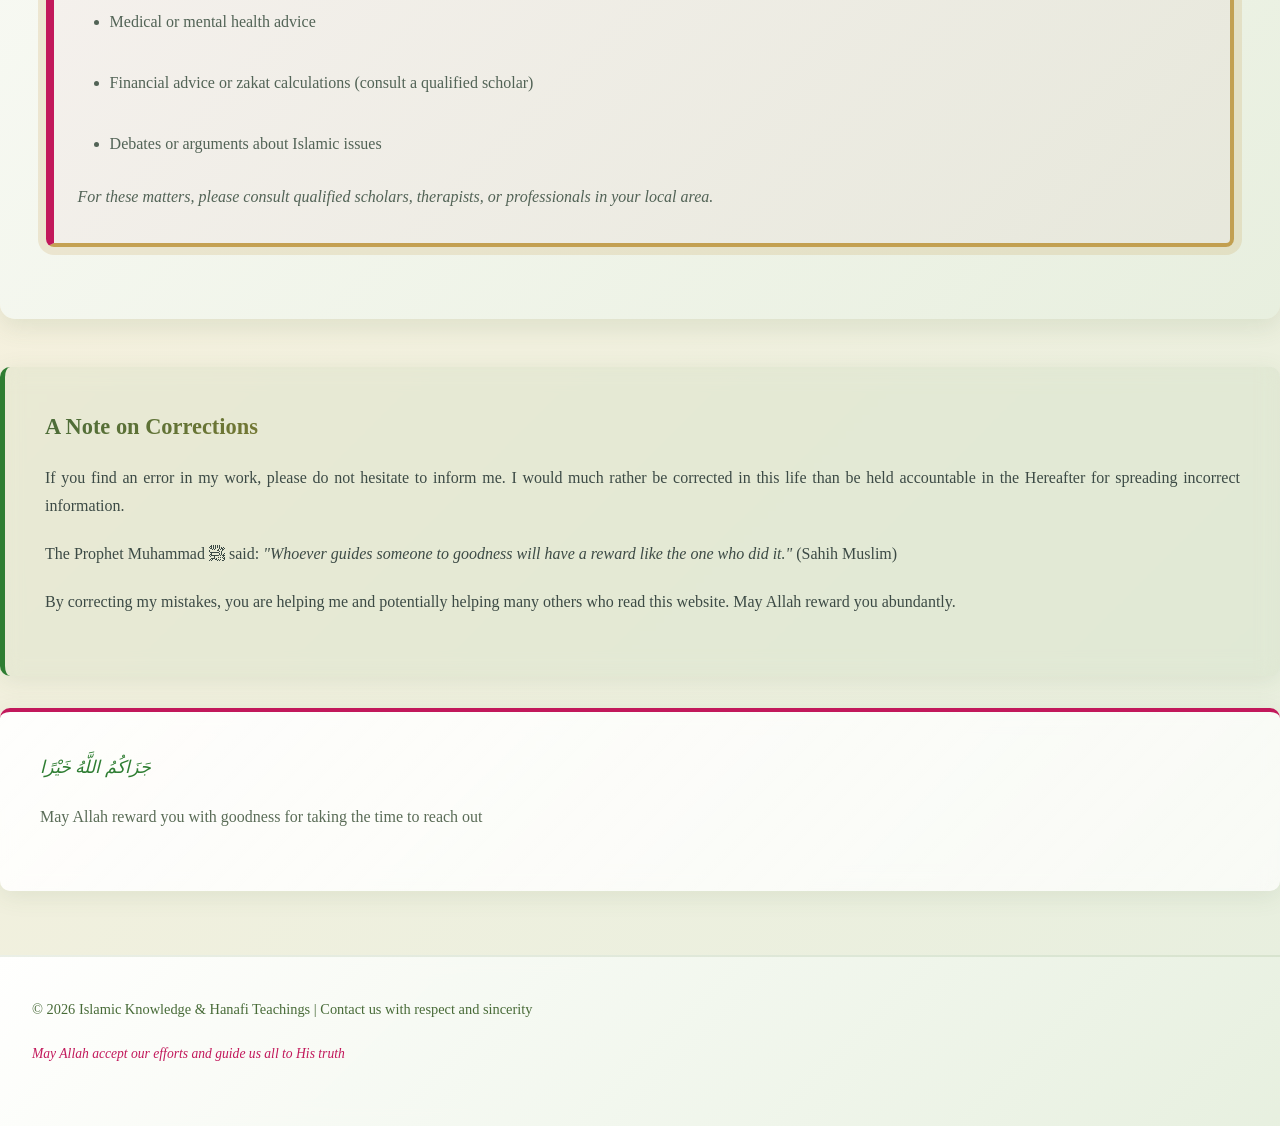
<file: contact.html>
<!DOCTYPE html>
<html lang="en">
<head>
    <meta charset="UTF-8">
    <meta name="viewport" content="width=device-width, initial-scale=1.0">
    <title>Contact - Islamic Knowledge & Hanafi Teachings</title>
    <link rel="stylesheet" href="style.css">
    <script src="script.js" defer></script>
</head>
<body data-noor-mode="stream">

    <!-- UNDER DEVELOPMENT NOTICE - Add this right after opening <body> tag -->


    <div class="noor-container" id="noorContainer"></div>

     <header>
        <nav>
            <div class="logo-section">
                <a href="index.html" class="site-title">Islamic Knowledge & Hanafi Teachings</a>
                <span class="site-subtitle">Clarity, Authenticity, Humility</span>
            </div>

            <ul>
                
                <li><a href="index.html">Home</a></li>
                <li><a href="about.html">About</a></li>
                <li><a href="Awliya_Allah.html">Awliya_Allah</a></li>
                <li><a href="questions.html">Questions</a></li>
                <li><a href="hanafi.html">Hanafi Fiqh</a></li>
                <li><a href="ahmadrazakhan.html">Ahmad Raza Khan</a></li>
                <li><a href="resources.html">Resources</a></li>
                <li><a href="books.html">Books</a></li>
                <li><a href="articles.html">Articles</a></li>
                <li><a href="links.html">Useful Links</a></li>
                <li><a href="additionalResources.html">Additional Useful Links & Resources</a></li>
                <li><a href="contact.html">Contact</a></li>
            </ul>
        </nav>
    </header>

    <div class="container">
    <div class="page-header">
        <h1>Contact</h1>
        <p>Get in touch with feedback, questions, or corrections</p>
    </div>

    <div class="intro-text">
        <p>I welcome respectful communication from sincere seekers of knowledge...</p>
        <p>This website exists to serve Allah and benefit the Ummah...</p>
    </div>

    <div class="contact-options">
        <h2>How to Reach Me</h2>

        <div class="contact-method">
            <h3>📧 Email (Preferred)</h3>
            <p>For questions, corrections, feedback...</p>

            <a href="https://mail.google.com/mail/?view=cm&fs=1&to=Mohdashfaq1416@gmail.com"
               target="_blank"
               class="email-link">
               Send Email
            </a>
        </div>

    </div>
</div>



            <div class="response-time">
                <strong>Response Time:</strong> I will try to respond within 3-5 business days. During busy periods or Ramadan, responses may take longer. Please be patient, and may Allah reward you for your understanding.
            </div>
        </div>

        <div class="guidelines">
            <h2>Communication Guidelines</h2>
            <p>To ensure productive and respectful dialogue, please keep the following in mind when reaching out:</p>

            <ul>
                <li><strong>Be respectful and courteous:</strong> Disagreement is fine, but maintain Islamic manners (adab) in your communication</li>
                <li><strong>Be specific:</strong> If pointing out an error, please provide clear details including which page/article and what specifically needs correction</li>
                <li><strong>Include evidence when applicable:</strong> If you believe something is incorrect, please share your sources or reasoning</li>
                <li><strong>Be patient:</strong> I am not a full-time scholar—I work and have other responsibilities, so responses take time</li>
                <li><strong>Avoid debates:</strong> This is not a platform for argumentation. Sincere questions are welcome, but I will not engage in back-and-forth debates</li>
                <li><strong>Keep it concise:</strong> Please try to keep emails focused and to the point</li>
            </ul>

            <div class="note-box">
                <p><strong>Important:</strong> I am not a mufti or qualified Islamic scholar. For personal fatwas or serious religious rulings, please consult qualified scholars in your area. This website is for general educational purposes only.</p>
            </div>
        </div>

        <div class="guidelines">
            <h2>What to Contact Me About</h2>

            <div class="contact-method">
                <h3>✅ Appropriate Topics:</h3>
                <ul>
                    <li>Corrections to factual errors in articles or books</li>
                    <li>Suggestions for improvement in clarity or presentation</li>
                    <li>Questions about the content on this website</li>
                    <li>Requests for clarification on specific topics</li>
                    <li>Feedback on the website's usefulness</li>
                    <li>Suggestions for future topics to cover</li>
                </ul>
            </div>

            <div class="contact-method" style="border-left-color: #c2185b; background: rgba(194, 24, 91, 0.03);">
                <h3>❌ What I Cannot Help With:</h3>
                <ul>
                    <li>Personal fatwas or religious rulings for your specific situation</li>
                    <li>Dream interpretations</li>
                    <li>Marriage counseling or family disputes</li>
                    <li>Medical or mental health advice</li>
                    <li>Financial advice or zakat calculations (consult a qualified scholar)</li>
                    <li>Debates or arguments about Islamic issues</li>
                </ul>
                <p style="margin-top: 1rem;"><em>For these matters, please consult qualified scholars, therapists, or professionals in your local area.</em></p>
            </div>
        </div>

        <div class="intro-text" style="border-left-color: #2e7d32; background: rgba(46, 125, 50, 0.05);">
            <h2 style="color: #2e7d32; font-size: 1.4rem; margin-bottom: 1rem;">A Note on Corrections</h2>
            <p>If you find an error in my work, please do not hesitate to inform me. I would much rather be corrected in this life than be held accountable in the Hereafter for spreading incorrect information.</p>
            <p>The Prophet Muhammad ﷺ said: <em>"Whoever guides someone to goodness will have a reward like the one who did it."</em> (Sahih Muslim)</p>
            <p>By correcting my mistakes, you are helping me and potentially helping many others who read this website. May Allah reward you abundantly.</p>
        </div>

        <div class="intro-text" style="text-align: center; border-left: none; border-top: 4px solid #c2185b;">
            <p style="font-size: 1.1rem; color: #2e7d32; font-style: italic;">
                جَزَاكُمُ اللَّهُ خَيْرًا
            </p>
            <p style="margin-top: 0.5rem; color: #5a6c57;">
                May Allah reward you with goodness for taking the time to reach out
            </p>
        </div>

    </div>

    <footer>
        <p>© 2026 Islamic Knowledge & Hanafi Teachings | Contact us with respect and sincerity</p>
        <p style="margin-top: 0.5rem; font-size: 0.85rem; color: #c2185b; font-style: italic;">May Allah accept our efforts and guide us all to His truth</p>
    </footer>

</body>
</html>
</file>
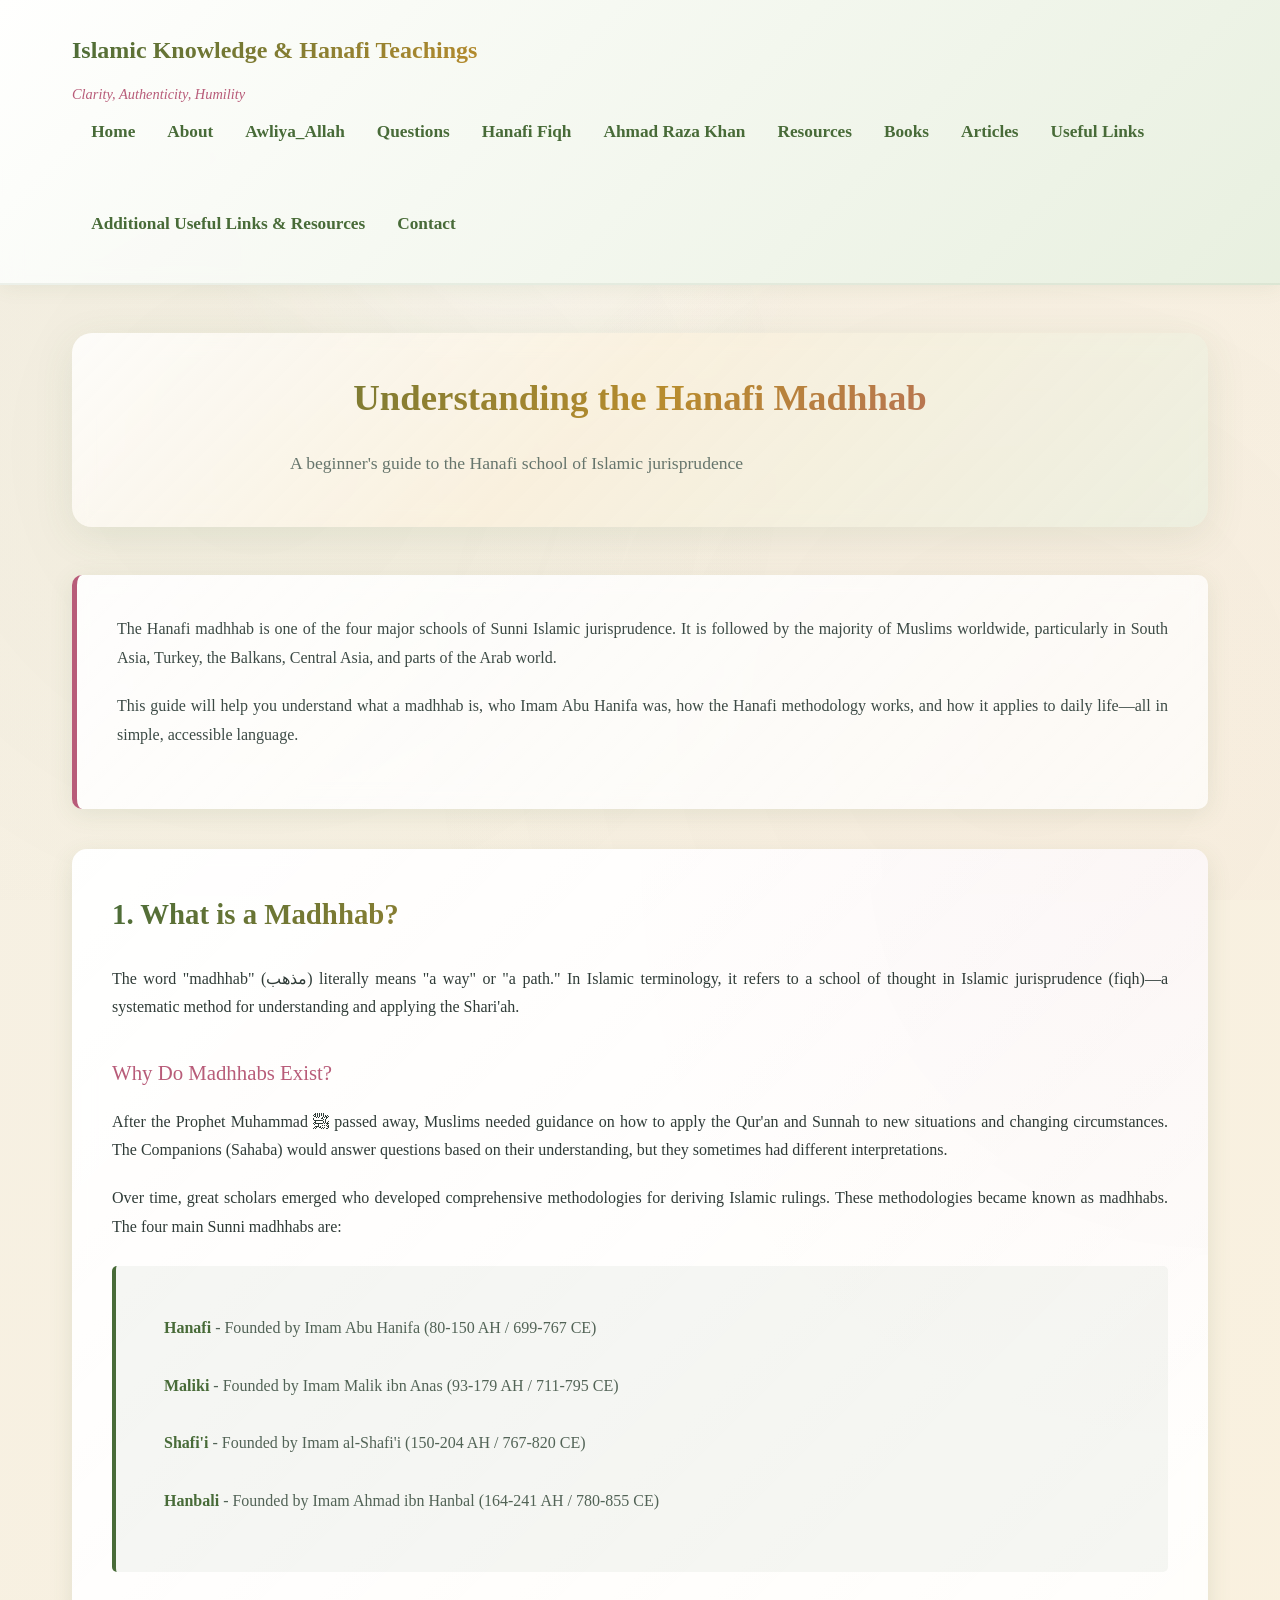
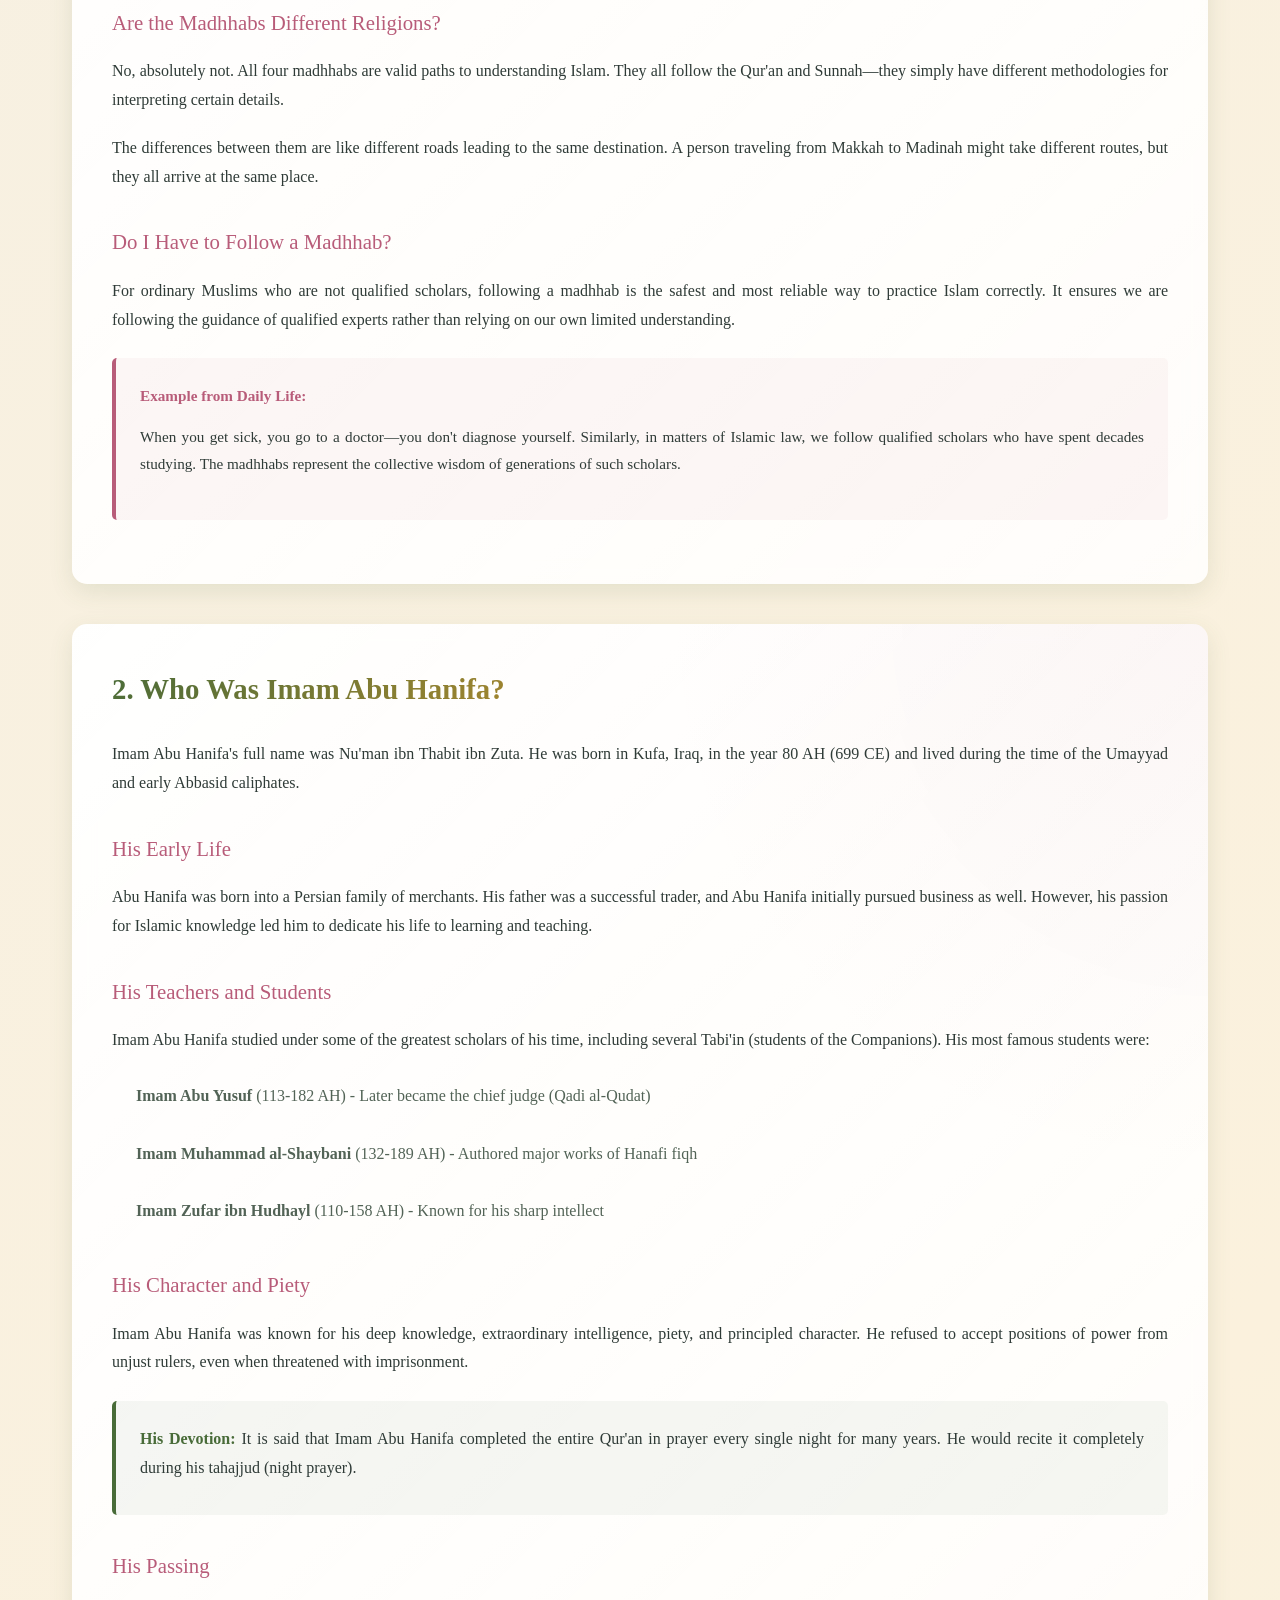
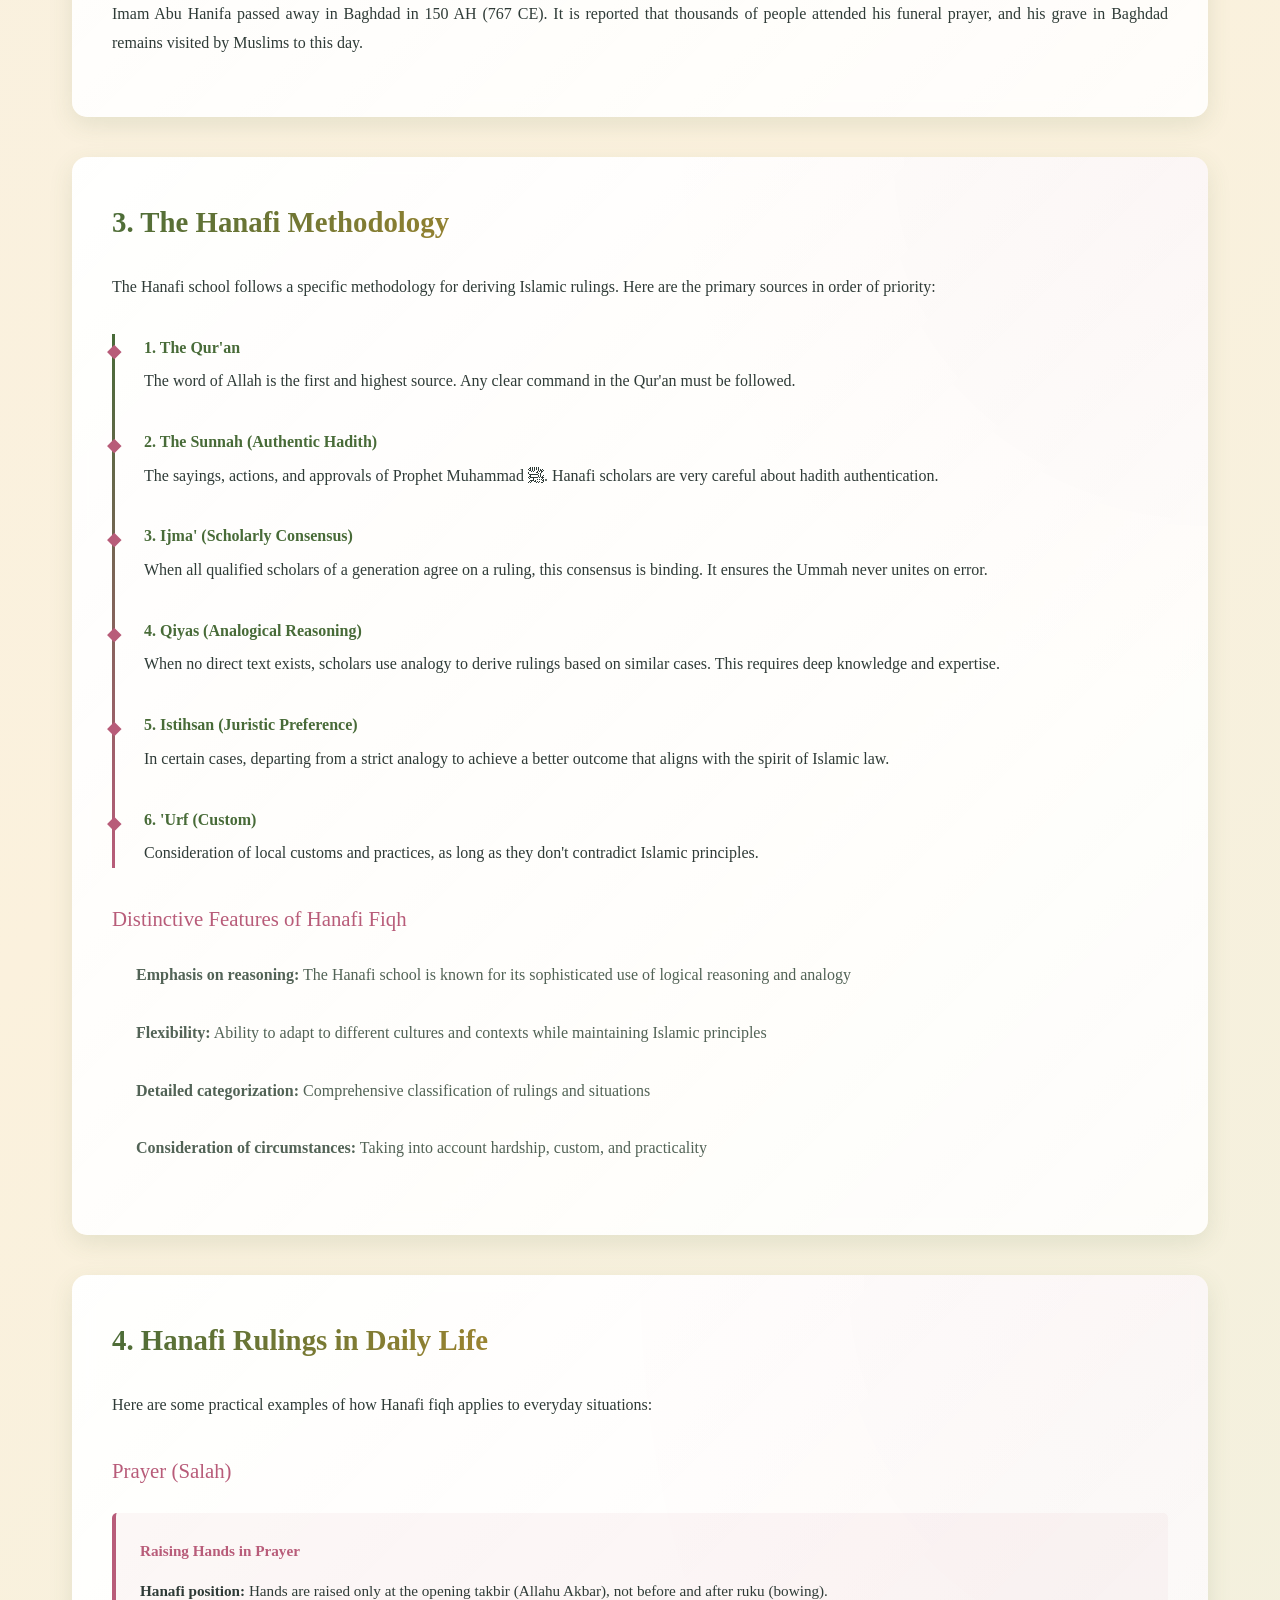
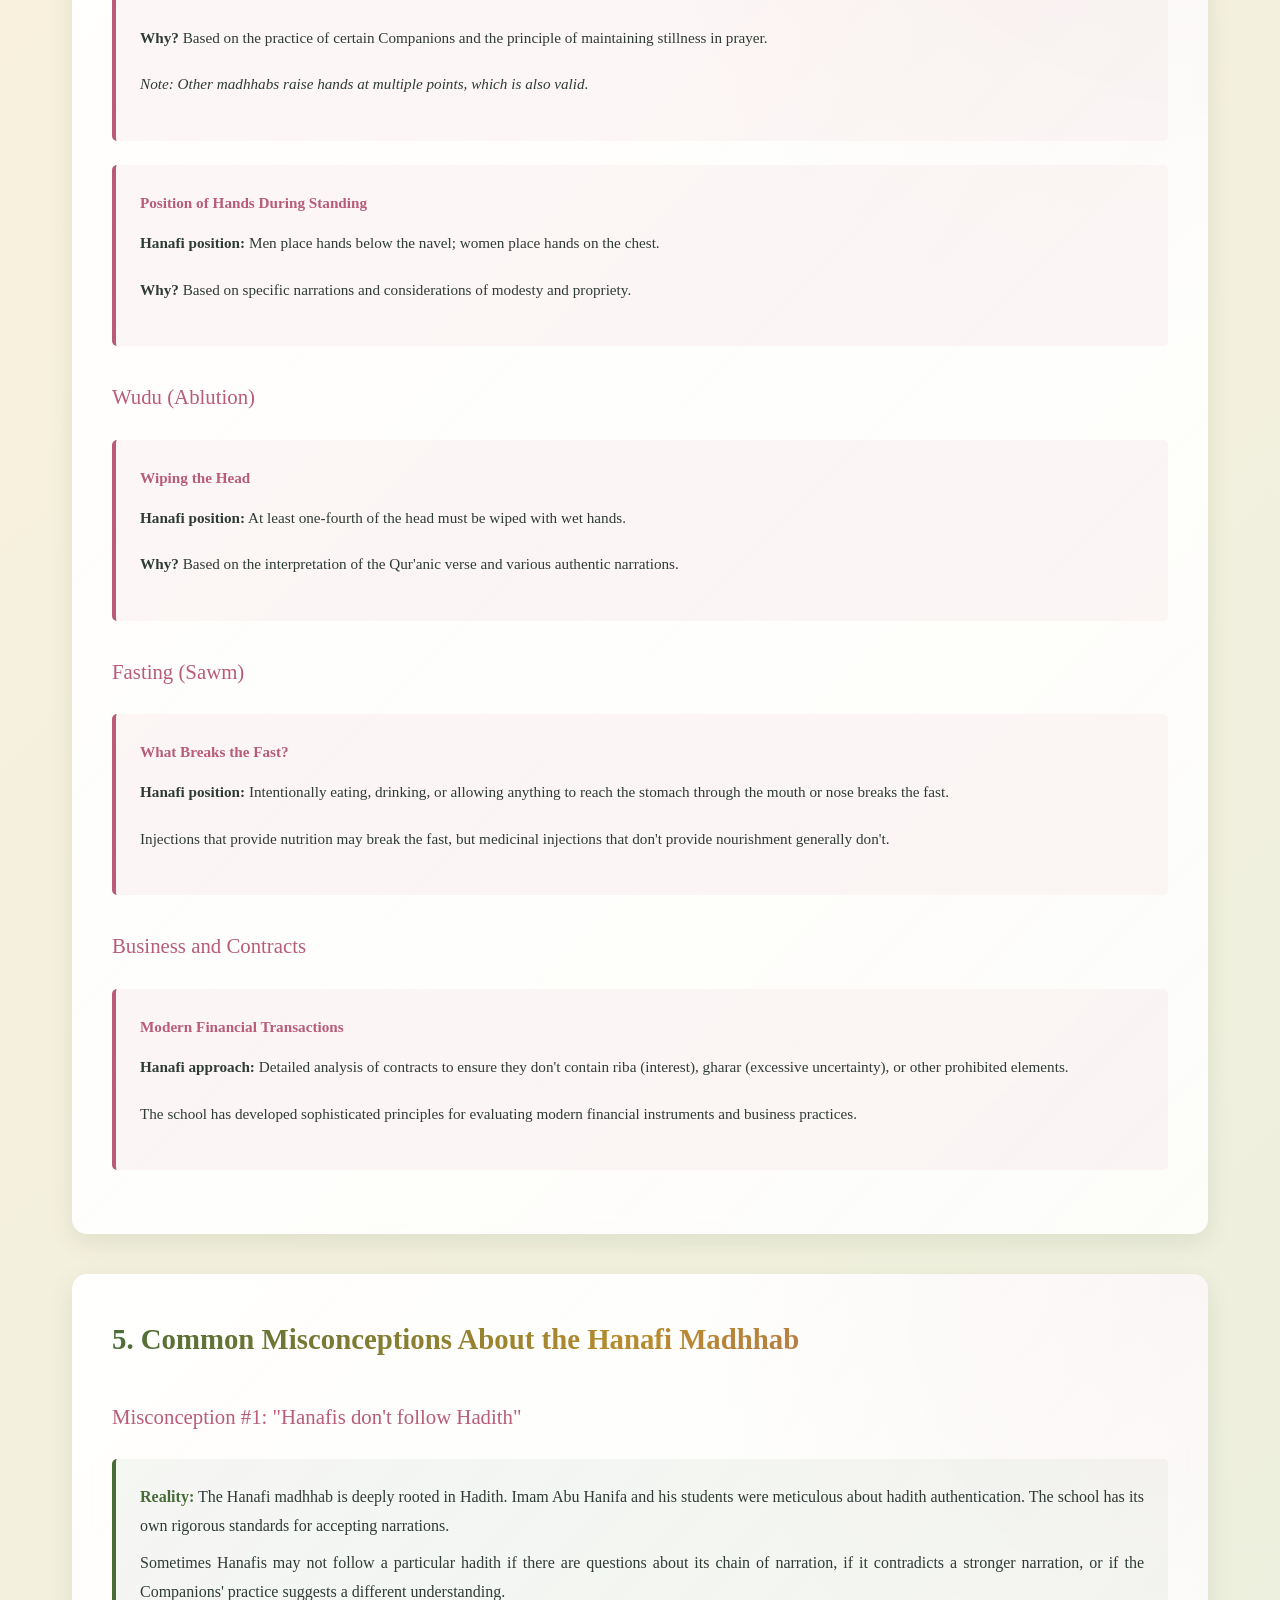
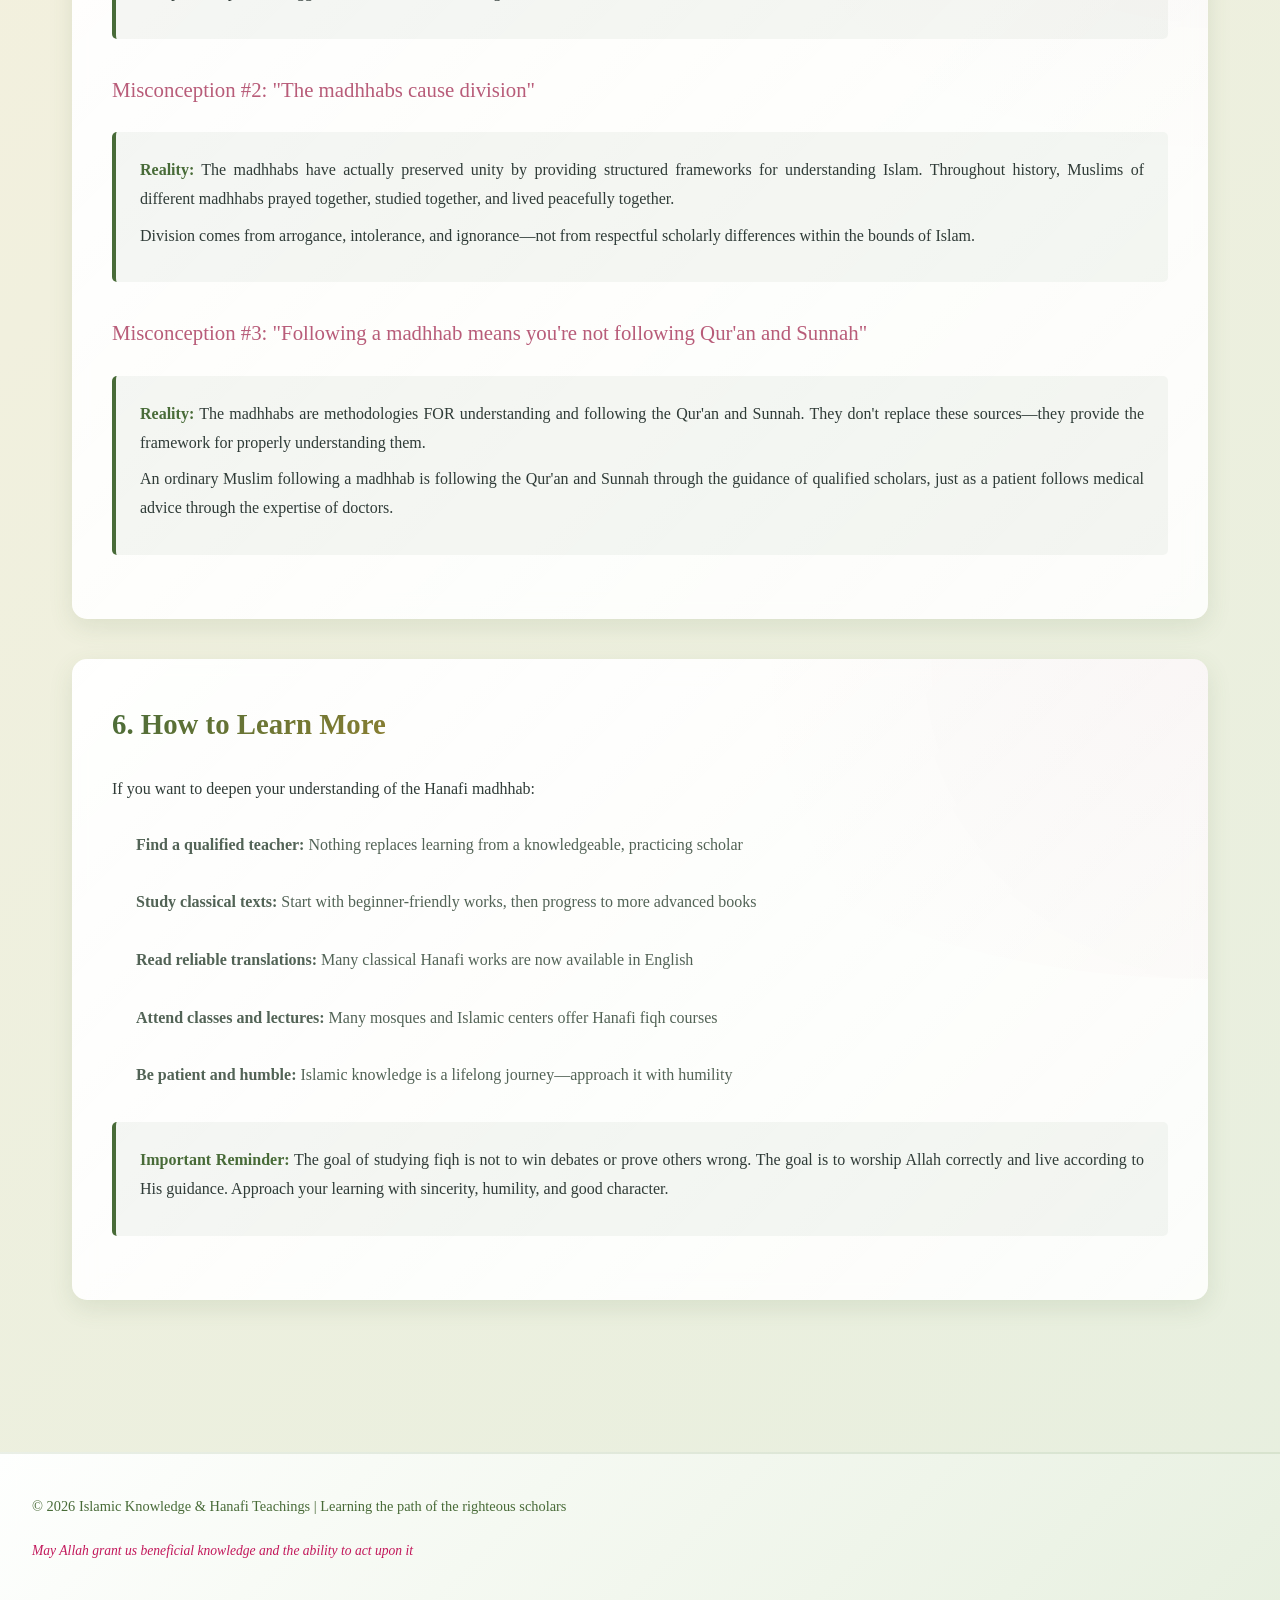
<file: hanafi.html>
<!DOCTYPE html>
<html lang="en">
<head>
    <meta charset="UTF-8">
    <meta name="viewport" content="width=device-width, initial-scale=1.0">
    <title>Understanding the Hanafi Madhhab - Islamic Knowledge</title>
  
    <link rel="stylesheet" href="style.css">
    <script src="script.js" defer></script>
</head>
<body data-noor-mode="stream">

 

    <div class="noor-container" id="noorContainer"></div>

    <header>
        <nav>
            <div class="logo-section">
                <a href="index.html" class="site-title">Islamic Knowledge & Hanafi Teachings</a>
                <span class="site-subtitle">Clarity, Authenticity, Humility</span>
            </div>

            <ul>
                
                <li><a href="index.html">Home</a></li>
                <li><a href="about.html">About</a></li>
                <li><a href="Awliya_Allah.html">Awliya_Allah</a></li>
                <li><a href="questions.html">Questions</a></li>
                <li><a href="hanafi.html">Hanafi Fiqh</a></li>
                <li><a href="ahmadrazakhan.html">Ahmad Raza Khan</a></li>
                <li><a href="resources.html">Resources</a></li>
                <li><a href="books.html">Books</a></li>
                <li><a href="articles.html">Articles</a></li>
                <li><a href="links.html">Useful Links</a></li>
                <li><a href="additionalResources.html">Additional Useful Links & Resources</a></li>
                <li><a href="contact.html">Contact</a></li>
            </ul>
        </nav>
    </header>

    <div class="container">
        <div class="page-header">
            <h1>Understanding the Hanafi Madhhab</h1>
            <p>A beginner's guide to the Hanafi school of Islamic jurisprudence</p>
        </div>

        <div class="intro-box">
            <p>The Hanafi madhhab is one of the four major schools of Sunni Islamic jurisprudence. It is followed by the majority of Muslims worldwide, particularly in South Asia, Turkey, the Balkans, Central Asia, and parts of the Arab world.</p>
            <p>This guide will help you understand what a madhhab is, who Imam Abu Hanifa was, how the Hanafi methodology works, and how it applies to daily life—all in simple, accessible language.</p>
        </div>

        <!-- SECTION 1: What is a Madhhab? -->
        <div class="section">
            <h2>1. What is a Madhhab?</h2>
            
            <p>The word "madhhab" (مذهب) literally means "a way" or "a path." In Islamic terminology, it refers to a school of thought in Islamic jurisprudence (fiqh)—a systematic method for understanding and applying the Shari'ah.</p>

            <h3>Why Do Madhhabs Exist?</h3>
            <p>After the Prophet Muhammad ﷺ passed away, Muslims needed guidance on how to apply the Qur'an and Sunnah to new situations and changing circumstances. The Companions (Sahaba) would answer questions based on their understanding, but they sometimes had different interpretations.</p>
            
            <p>Over time, great scholars emerged who developed comprehensive methodologies for deriving Islamic rulings. These methodologies became known as madhhabs. The four main Sunni madhhabs are:</p>

            <div class="highlight-box">
                <ol>
                    <li><strong>Hanafi</strong> - Founded by Imam Abu Hanifa (80-150 AH / 699-767 CE)</li>
                    <li><strong>Maliki</strong> - Founded by Imam Malik ibn Anas (93-179 AH / 711-795 CE)</li>
                    <li><strong>Shafi'i</strong> - Founded by Imam al-Shafi'i (150-204 AH / 767-820 CE)</li>
                    <li><strong>Hanbali</strong> - Founded by Imam Ahmad ibn Hanbal (164-241 AH / 780-855 CE)</li>
                </ol>
            </div>

            <h3>Are the Madhhabs Different Religions?</h3>
            <p>No, absolutely not. All four madhhabs are valid paths to understanding Islam. They all follow the Qur'an and Sunnah—they simply have different methodologies for interpreting certain details.</p>

            <p>The differences between them are like different roads leading to the same destination. A person traveling from Makkah to Madinah might take different routes, but they all arrive at the same place.</p>

            <h3>Do I Have to Follow a Madhhab?</h3>
            <p>For ordinary Muslims who are not qualified scholars, following a madhhab is the safest and most reliable way to practice Islam correctly. It ensures we are following the guidance of qualified experts rather than relying on our own limited understanding.</p>

            <div class="example-box">
                <h4>Example from Daily Life:</h4>
                <p>When you get sick, you go to a doctor—you don't diagnose yourself. Similarly, in matters of Islamic law, we follow qualified scholars who have spent decades studying. The madhhabs represent the collective wisdom of generations of such scholars.</p>
            </div>
        </div>

        <!-- SECTION 2: Who Was Imam Abu Hanifa? -->
        <div class="section">
            <h2>2. Who Was Imam Abu Hanifa?</h2>

            <p>Imam Abu Hanifa's full name was Nu'man ibn Thabit ibn Zuta. He was born in Kufa, Iraq, in the year 80 AH (699 CE) and lived during the time of the Umayyad and early Abbasid caliphates.</p>

            <h3>His Early Life</h3>
            <p>Abu Hanifa was born into a Persian family of merchants. His father was a successful trader, and Abu Hanifa initially pursued business as well. However, his passion for Islamic knowledge led him to dedicate his life to learning and teaching.</p>

            <h3>His Teachers and Students</h3>
            <p>Imam Abu Hanifa studied under some of the greatest scholars of his time, including several Tabi'in (students of the Companions). His most famous students were:</p>

            <ul>
                <li><strong>Imam Abu Yusuf</strong> (113-182 AH) - Later became the chief judge (Qadi al-Qudat)</li>
                <li><strong>Imam Muhammad al-Shaybani</strong> (132-189 AH) - Authored major works of Hanafi fiqh</li>
                <li><strong>Imam Zufar ibn Hudhayl</strong> (110-158 AH) - Known for his sharp intellect</li>
            </ul>

            <h3>His Character and Piety</h3>
            <p>Imam Abu Hanifa was known for his deep knowledge, extraordinary intelligence, piety, and principled character. He refused to accept positions of power from unjust rulers, even when threatened with imprisonment.</p>

            <div class="highlight-box">
                <p><strong>His Devotion:</strong> It is said that Imam Abu Hanifa completed the entire Qur'an in prayer every single night for many years. He would recite it completely during his tahajjud (night prayer).</p>
            </div>

            <h3>His Passing</h3>
            <p>Imam Abu Hanifa passed away in Baghdad in 150 AH (767 CE). It is reported that thousands of people attended his funeral prayer, and his grave in Baghdad remains visited by Muslims to this day.</p>
        </div>

        <!-- SECTION 3: The Hanafi Methodology -->
        <div class="section">
            <h2>3. The Hanafi Methodology</h2>

            <p>The Hanafi school follows a specific methodology for deriving Islamic rulings. Here are the primary sources in order of priority:</p>

            <div class="timeline">
                <div class="timeline-item">
                    <strong>1. The Qur'an</strong>
                    <p>The word of Allah is the first and highest source. Any clear command in the Qur'an must be followed.</p>
                </div>

                <div class="timeline-item">
                    <strong>2. The Sunnah (Authentic Hadith)</strong>
                    <p>The sayings, actions, and approvals of Prophet Muhammad ﷺ. Hanafi scholars are very careful about hadith authentication.</p>
                </div>

                <div class="timeline-item">
                    <strong>3. Ijma' (Scholarly Consensus)</strong>
                    <p>When all qualified scholars of a generation agree on a ruling, this consensus is binding. It ensures the Ummah never unites on error.</p>
                </div>

                <div class="timeline-item">
                    <strong>4. Qiyas (Analogical Reasoning)</strong>
                    <p>When no direct text exists, scholars use analogy to derive rulings based on similar cases. This requires deep knowledge and expertise.</p>
                </div>

                <div class="timeline-item">
                    <strong>5. Istihsan (Juristic Preference)</strong>
                    <p>In certain cases, departing from a strict analogy to achieve a better outcome that aligns with the spirit of Islamic law.</p>
                </div>

                <div class="timeline-item">
                    <strong>6. 'Urf (Custom)</strong>
                    <p>Consideration of local customs and practices, as long as they don't contradict Islamic principles.</p>
                </div>
            </div>

            <h3>Distinctive Features of Hanafi Fiqh</h3>
            <ul>
                <li><strong>Emphasis on reasoning:</strong> The Hanafi school is known for its sophisticated use of logical reasoning and analogy</li>
                <li><strong>Flexibility:</strong> Ability to adapt to different cultures and contexts while maintaining Islamic principles</li>
                <li><strong>Detailed categorization:</strong> Comprehensive classification of rulings and situations</li>
                <li><strong>Consideration of circumstances:</strong> Taking into account hardship, custom, and practicality</li>
            </ul>
        </div>

        <!-- SECTION 4: Daily Life Examples -->
        <div class="section">
            <h2>4. Hanafi Rulings in Daily Life</h2>

            <p>Here are some practical examples of how Hanafi fiqh applies to everyday situations:</p>

            <h3>Prayer (Salah)</h3>
            <div class="example-box">
                <h4>Raising Hands in Prayer</h4>
                <p><strong>Hanafi position:</strong> Hands are raised only at the opening takbir (Allahu Akbar), not before and after ruku (bowing).</p>
                <p><strong>Why?</strong> Based on the practice of certain Companions and the principle of maintaining stillness in prayer.</p>
                <p><em>Note: Other madhhabs raise hands at multiple points, which is also valid.</em></p>
            </div>

            <div class="example-box">
                <h4>Position of Hands During Standing</h4>
                <p><strong>Hanafi position:</strong> Men place hands below the navel; women place hands on the chest.</p>
                <p><strong>Why?</strong> Based on specific narrations and considerations of modesty and propriety.</p>
            </div>

            <h3>Wudu (Ablution)</h3>
            <div class="example-box">
                <h4>Wiping the Head</h4>
                <p><strong>Hanafi position:</strong> At least one-fourth of the head must be wiped with wet hands.</p>
                <p><strong>Why?</strong> Based on the interpretation of the Qur'anic verse and various authentic narrations.</p>
            </div>

            <h3>Fasting (Sawm)</h3>
            <div class="example-box">
                <h4>What Breaks the Fast?</h4>
                <p><strong>Hanafi position:</strong> Intentionally eating, drinking, or allowing anything to reach the stomach through the mouth or nose breaks the fast.</p>
                <p>Injections that provide nutrition may break the fast, but medicinal injections that don't provide nourishment generally don't.</p>
            </div>

            <h3>Business and Contracts</h3>
            <div class="example-box">
                <h4>Modern Financial Transactions</h4>
                <p><strong>Hanafi approach:</strong> Detailed analysis of contracts to ensure they don't contain riba (interest), gharar (excessive uncertainty), or other prohibited elements.</p>
                <p>The school has developed sophisticated principles for evaluating modern financial instruments and business practices.</p>
            </div>
        </div>

        <!-- SECTION 5: Common Misconceptions -->
        <div class="section">
            <h2>5. Common Misconceptions About the Hanafi Madhhab</h2>

            <h3>Misconception #1: "Hanafis don't follow Hadith"</h3>
            <div class="highlight-box">
                <p><strong>Reality:</strong> The Hanafi madhhab is deeply rooted in Hadith. Imam Abu Hanifa and his students were meticulous about hadith authentication. The school has its own rigorous standards for accepting narrations.</p>
                <p>Sometimes Hanafis may not follow a particular hadith if there are questions about its chain of narration, if it contradicts a stronger narration, or if the Companions' practice suggests a different understanding.</p>
            </div>

            <h3>Misconception #2: "The madhhabs cause division"</h3>
            <div class="highlight-box">
                <p><strong>Reality:</strong> The madhhabs have actually preserved unity by providing structured frameworks for understanding Islam. Throughout history, Muslims of different madhhabs prayed together, studied together, and lived peacefully together.</p>
                <p>Division comes from arrogance, intolerance, and ignorance—not from respectful scholarly differences within the bounds of Islam.</p>
            </div>

            <h3>Misconception #3: "Following a madhhab means you're not following Qur'an and Sunnah"</h3>
            <div class="highlight-box">
                <p><strong>Reality:</strong> The madhhabs are methodologies FOR understanding and following the Qur'an and Sunnah. They don't replace these sources—they provide the framework for properly understanding them.</p>
                <p>An ordinary Muslim following a madhhab is following the Qur'an and Sunnah through the guidance of qualified scholars, just as a patient follows medical advice through the expertise of doctors.</p>
            </div>
        </div>

        <!-- SECTION 6: Learning More -->
        <div class="section">
            <h2>6. How to Learn More</h2>

            <p>If you want to deepen your understanding of the Hanafi madhhab:</p>

            <ol>
                <li><strong>Find a qualified teacher:</strong> Nothing replaces learning from a knowledgeable, practicing scholar</li>
                <li><strong>Study classical texts:</strong> Start with beginner-friendly works, then progress to more advanced books</li>
                <li><strong>Read reliable translations:</strong> Many classical Hanafi works are now available in English</li>
                <li><strong>Attend classes and lectures:</strong> Many mosques and Islamic centers offer Hanafi fiqh courses</li>
                <li><strong>Be patient and humble:</strong> Islamic knowledge is a lifelong journey—approach it with humility</li>
            </ol>

            <div class="highlight-box">
                <p><strong>Important Reminder:</strong> The goal of studying fiqh is not to win debates or prove others wrong. The goal is to worship Allah correctly and live according to His guidance. Approach your learning with sincerity, humility, and good character.</p>
            </div>
        </div>

    </div>

    <footer>
        <p>© 2026 Islamic Knowledge & Hanafi Teachings | Learning the path of the righteous scholars</p>
        <p style="margin-top: 0.5rem; font-size: 0.85rem; color: #c2185b; font-style: italic;">May Allah grant us beneficial knowledge and the ability to act upon it</p>
    </footer>

</body>

</html>
</file>
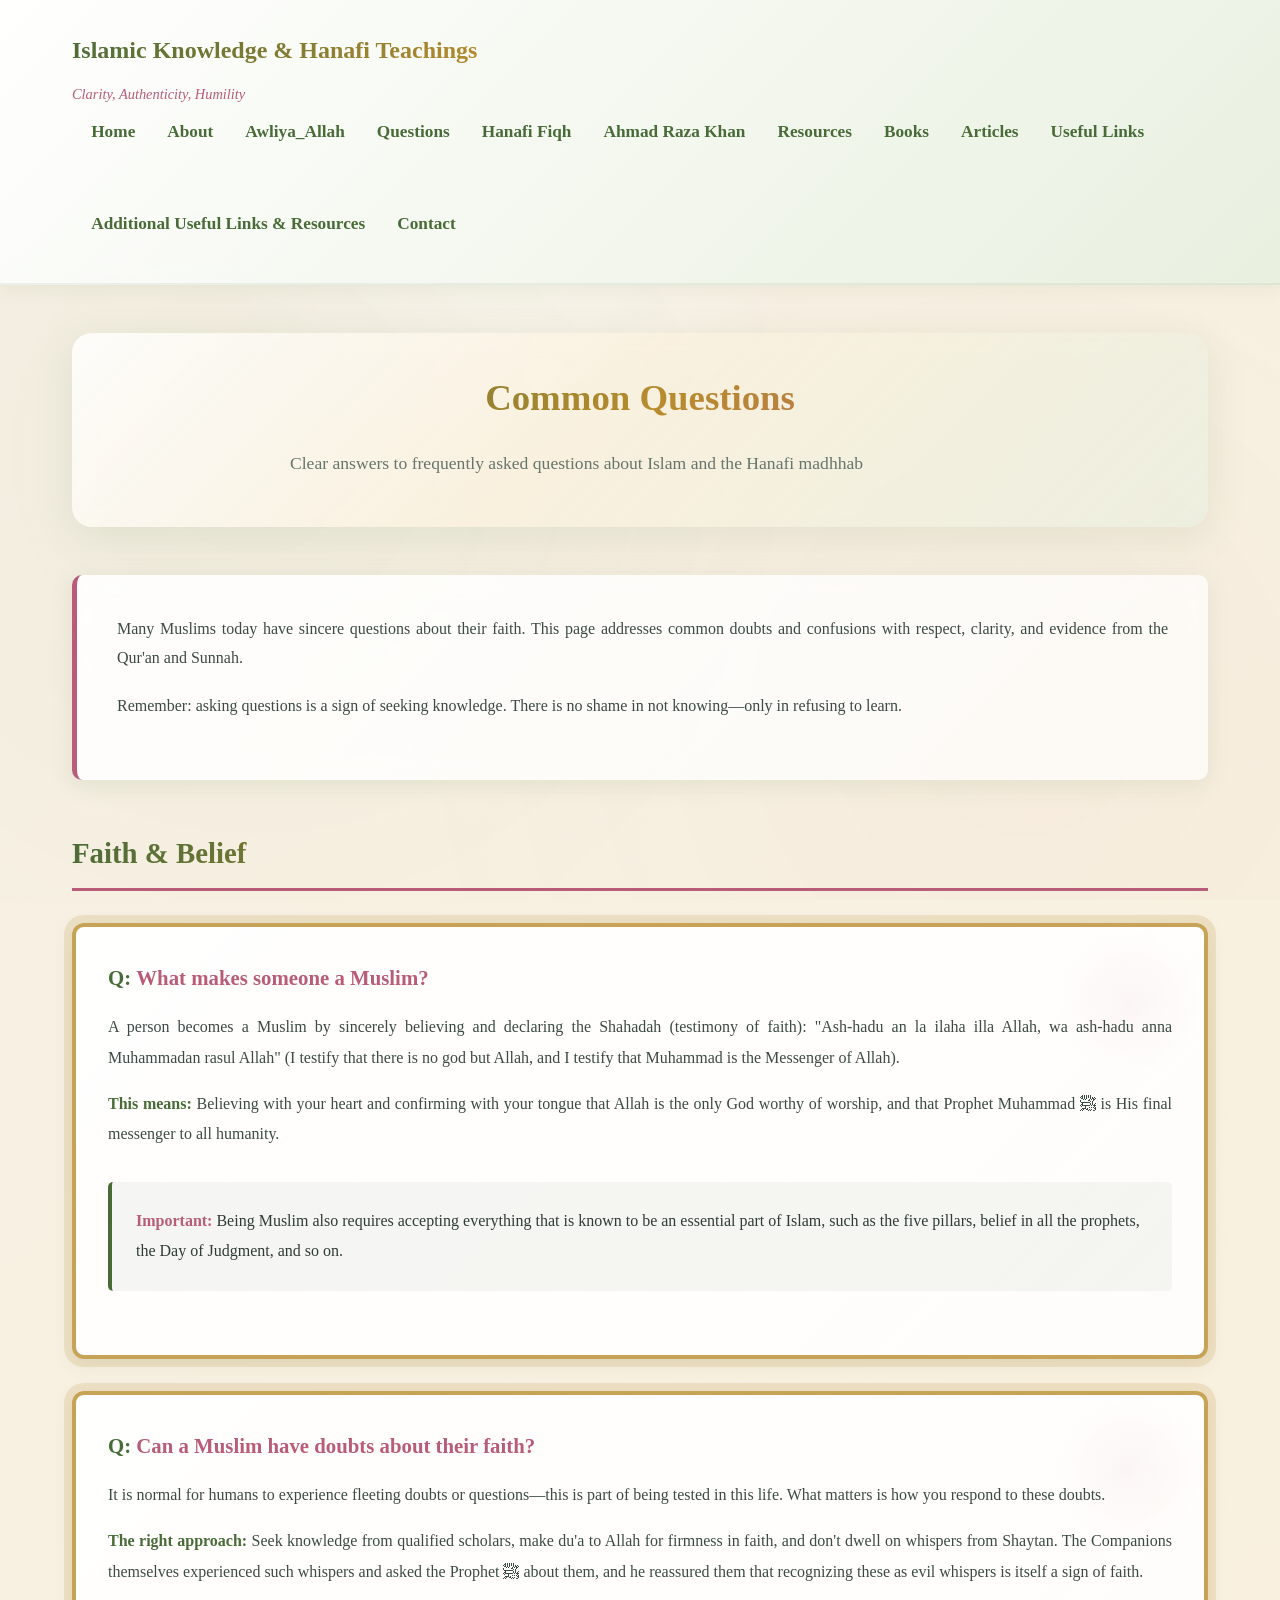
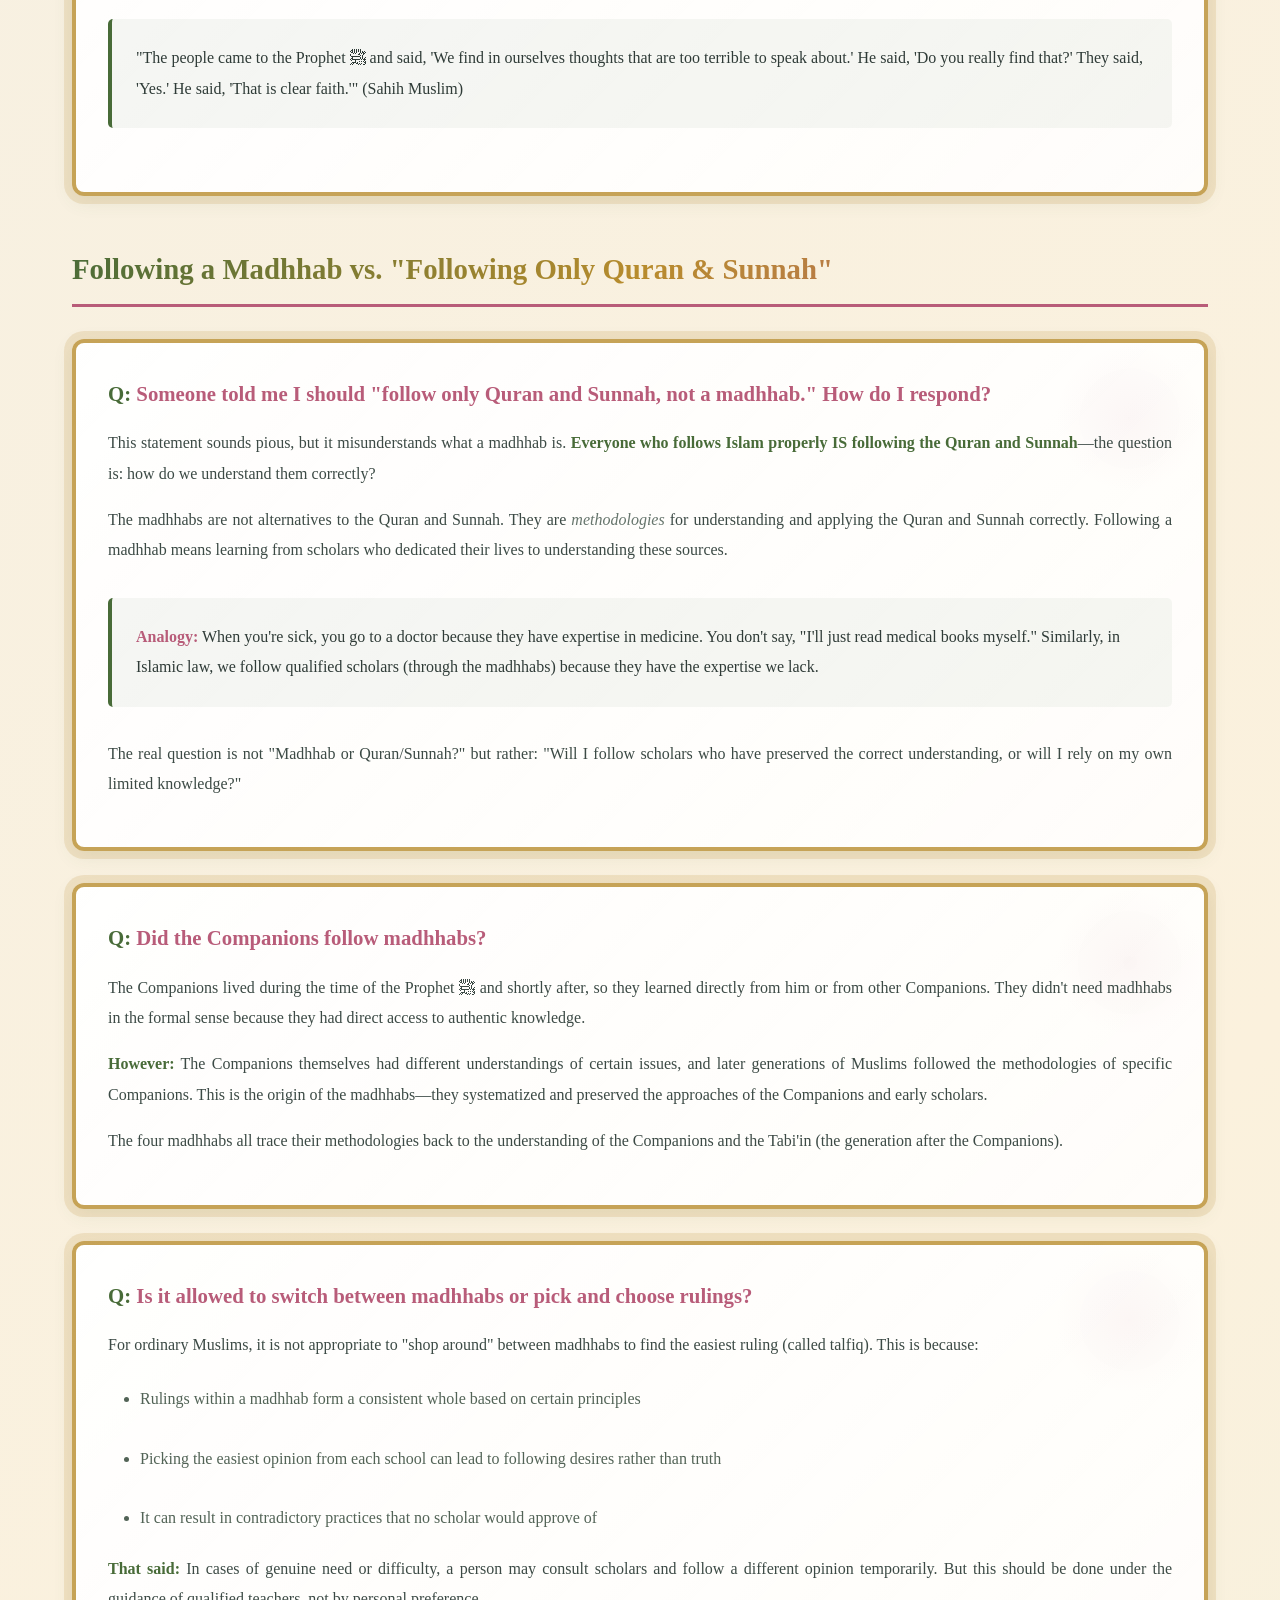
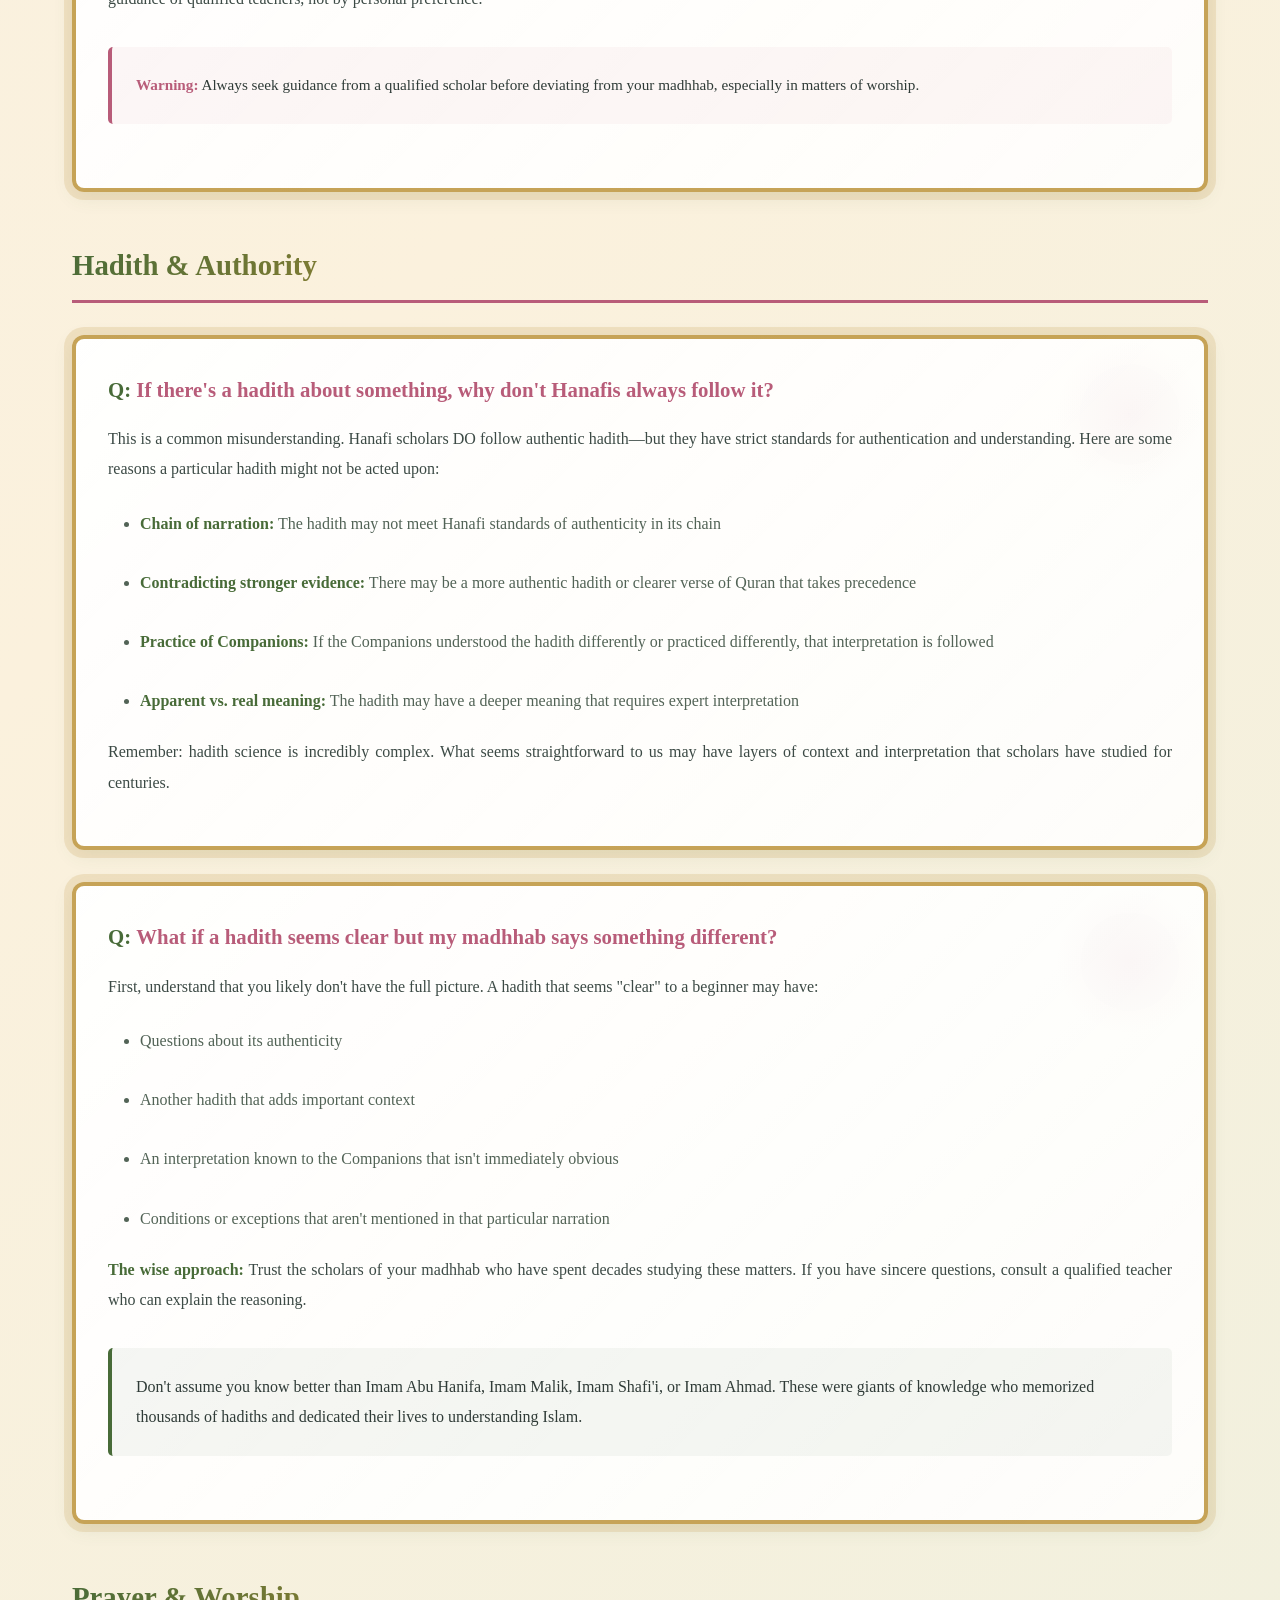
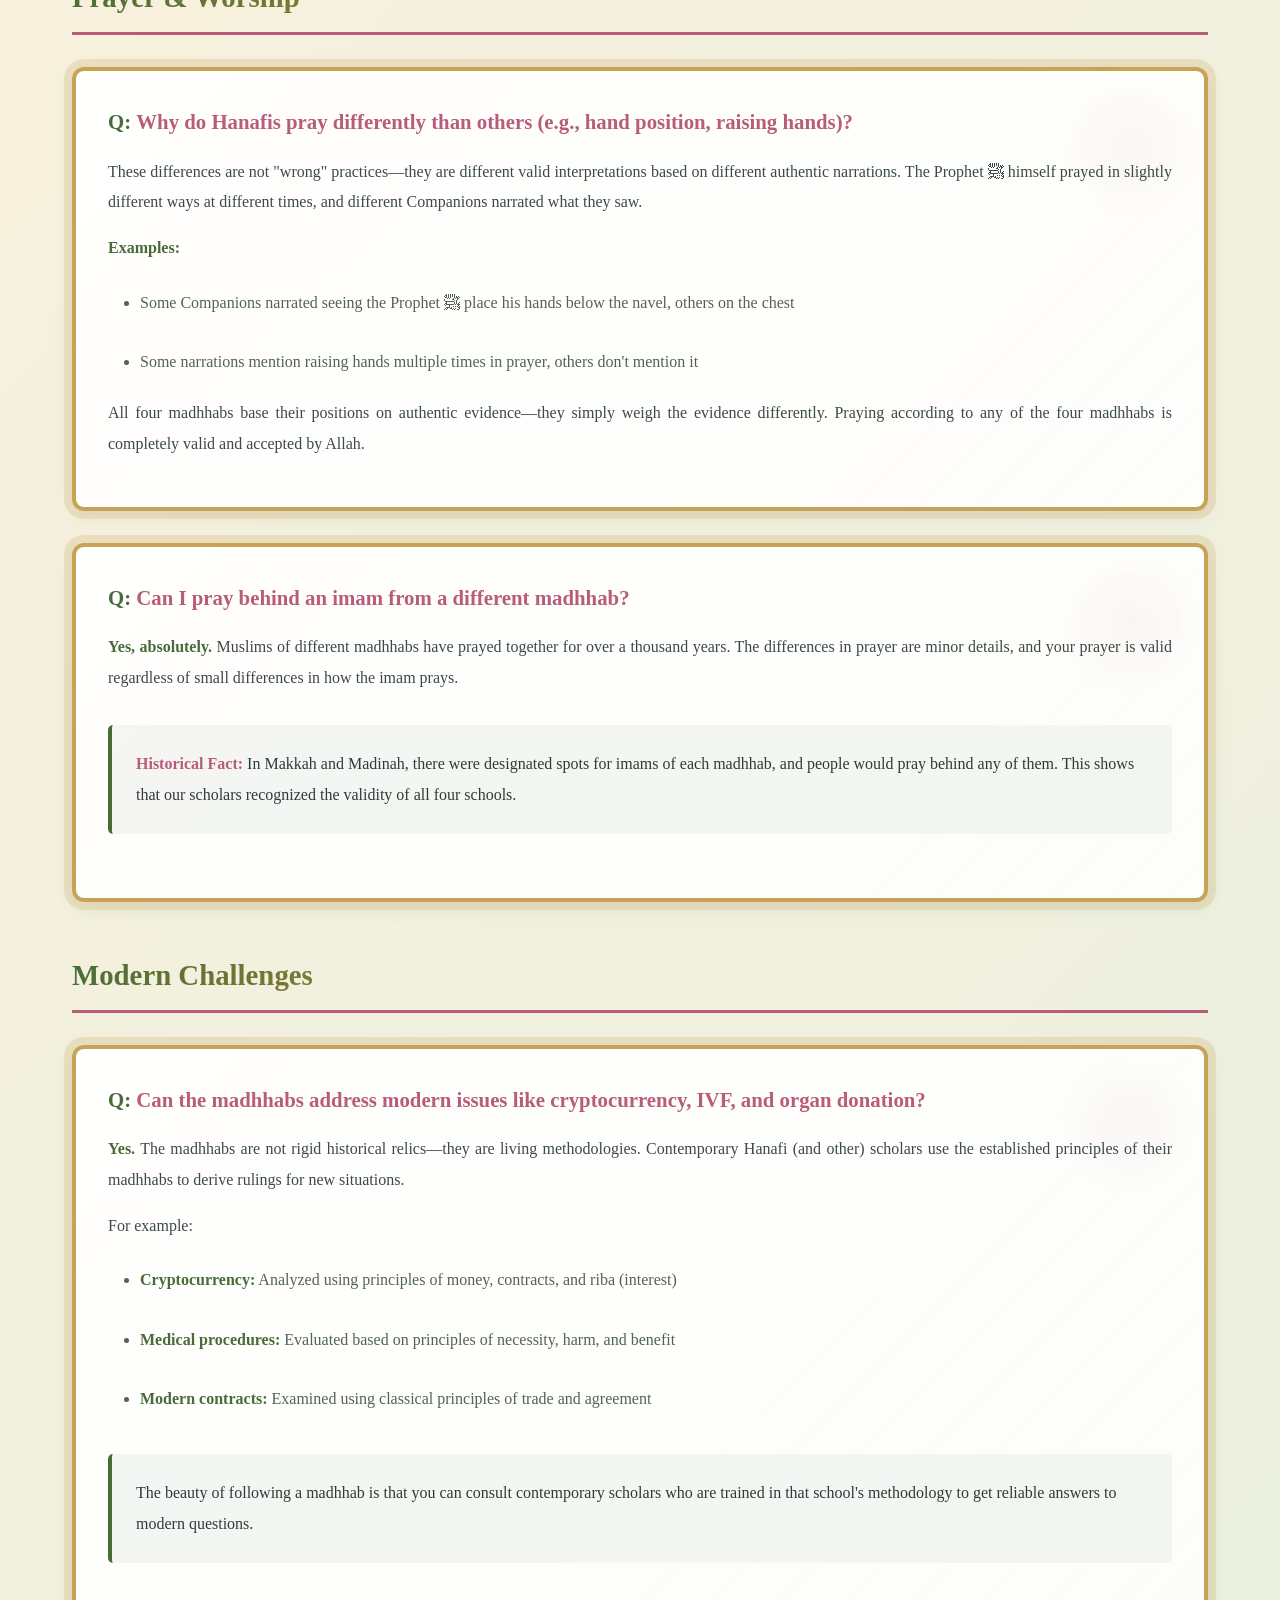
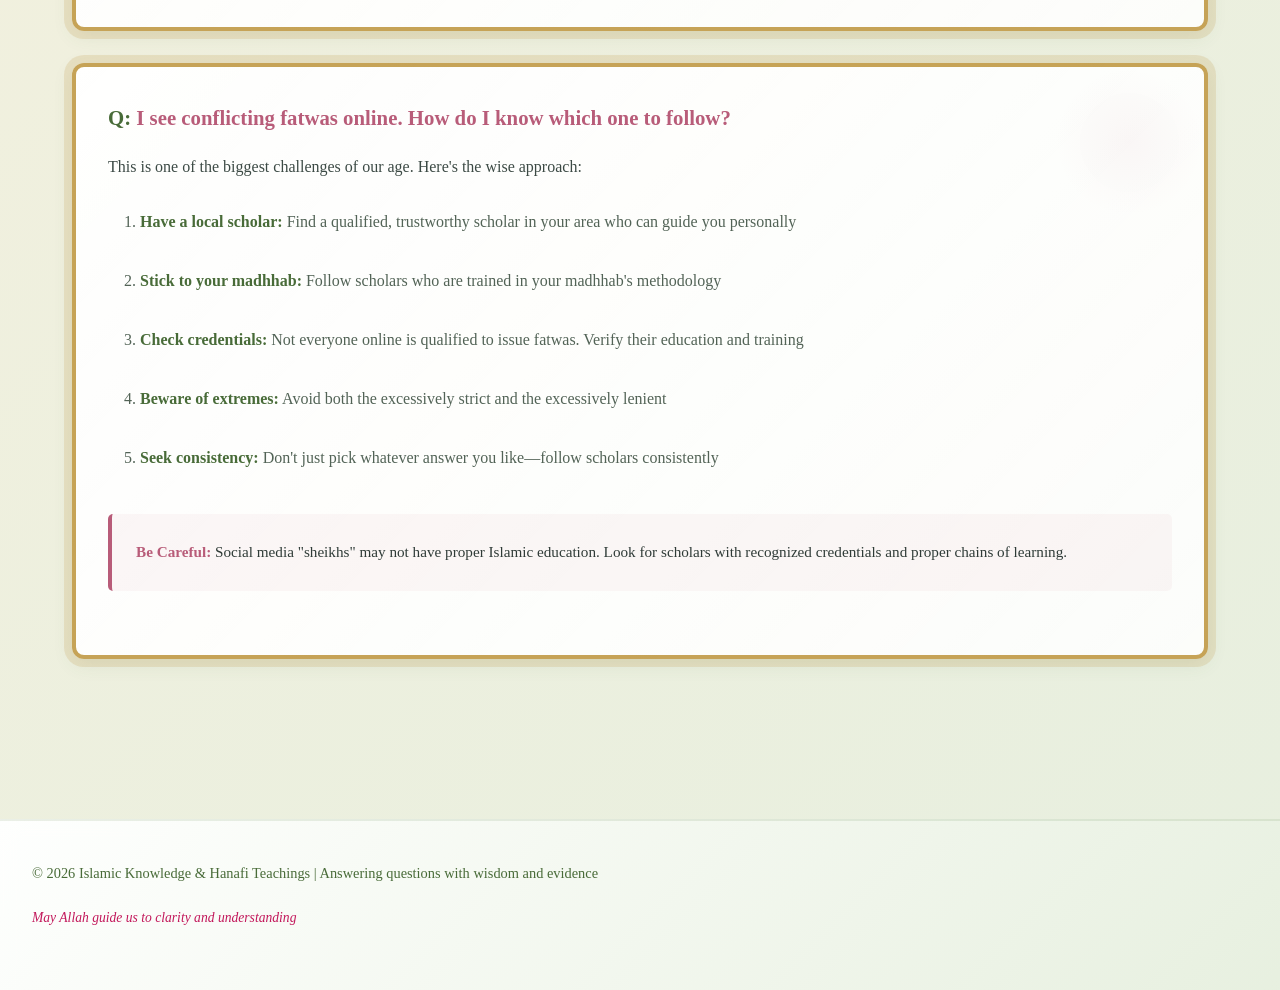
<file: questions.html>
<!DOCTYPE html>
<html lang="en">
<head>
    <meta charset="UTF-8">
    <meta name="viewport" content="width=device-width, initial-scale=1.0">
    <title>Common Questions - Islamic Knowledge & Hanafi Teachings</title>
    
    <link rel="stylesheet" href="style.css">
    <script src="script.js" defer></script>
</head>
<body data-noor-mode="stream">

    

    <div class="noor-container" id="noorContainer"></div>

       <header>
        <nav>
            <div class="logo-section">
                <a href="index.html" class="site-title">Islamic Knowledge & Hanafi Teachings</a>
                <span class="site-subtitle">Clarity, Authenticity, Humility</span>
            </div>

            <ul>
                
                <li><a href="index.html">Home</a></li>
                <li><a href="about.html">About</a></li>
                <li><a href="Awliya_Allah.html">Awliya_Allah</a></li>
                <li><a href="questions.html">Questions</a></li>
                <li><a href="hanafi.html">Hanafi Fiqh</a></li>
                <li><a href="ahmadrazakhan.html">Ahmad Raza Khan</a></li>
                <li><a href="resources.html">Resources</a></li>
                <li><a href="books.html">Books</a></li>
                <li><a href="articles.html">Articles</a></li>
                <li><a href="links.html">Useful Links</a></li>
                <li><a href="additionalResources.html">Additional Useful Links & Resources</a></li>
                <li><a href="contact.html">Contact</a></li>
            </ul>
        </nav>
    </header>

    <div class="container">
        <div class="page-header">
            <h1>Common Questions</h1>
            <p>Clear answers to frequently asked questions about Islam and the Hanafi madhhab</p>
        </div>

        <div class="intro-text">
            <p>Many Muslims today have sincere questions about their faith. This page addresses common doubts and confusions with respect, clarity, and evidence from the Qur'an and Sunnah.</p>
            <p>Remember: asking questions is a sign of seeking knowledge. There is no shame in not knowing—only in refusing to learn.</p>
        </div>

        <!-- CATEGORY 1: Faith and Belief -->
        <div class="category-section">
            <h2 class="category-title">Faith & Belief</h2>

            <div class="qa-item">
                <div class="question">What makes someone a Muslim?</div>
                <div class="answer">
                    <p>A person becomes a Muslim by sincerely believing and declaring the Shahadah (testimony of faith): "Ash-hadu an la ilaha illa Allah, wa ash-hadu anna Muhammadan rasul Allah" (I testify that there is no god but Allah, and I testify that Muhammad is the Messenger of Allah).</p>
                    <p><strong>This means:</strong> Believing with your heart and confirming with your tongue that Allah is the only God worthy of worship, and that Prophet Muhammad ﷺ is His final messenger to all humanity.</p>
                    <div class="note-box">
                        <strong>Important:</strong> Being Muslim also requires accepting everything that is known to be an essential part of Islam, such as the five pillars, belief in all the prophets, the Day of Judgment, and so on.
                    </div>
                </div>
            </div>

            <div class="qa-item">
                <div class="question">Can a Muslim have doubts about their faith?</div>
                <div class="answer">
                    <p>It is normal for humans to experience fleeting doubts or questions—this is part of being tested in this life. What matters is how you respond to these doubts.</p>
                    <p><strong>The right approach:</strong> Seek knowledge from qualified scholars, make du'a to Allah for firmness in faith, and don't dwell on whispers from Shaytan. The Companions themselves experienced such whispers and asked the Prophet ﷺ about them, and he reassured them that recognizing these as evil whispers is itself a sign of faith.</p>
                    <div class="note-box">
                        "The people came to the Prophet ﷺ and said, 'We find in ourselves thoughts that are too terrible to speak about.' He said, 'Do you really find that?' They said, 'Yes.' He said, 'That is clear faith.'" (Sahih Muslim)
                    </div>
                </div>
            </div>
        </div>

        <!-- CATEGORY 2: Following a Madhhab -->
        <div class="category-section">
            <h2 class="category-title">Following a Madhhab vs. "Following Only Quran & Sunnah"</h2>

            <div class="qa-item">
                <div class="question">Someone told me I should "follow only Quran and Sunnah, not a madhhab." How do I respond?</div>
                <div class="answer">
                    <p>This statement sounds pious, but it misunderstands what a madhhab is. <strong>Everyone who follows Islam properly IS following the Quran and Sunnah</strong>—the question is: how do we understand them correctly?</p>
                    <p>The madhhabs are not alternatives to the Quran and Sunnah. They are <em>methodologies</em> for understanding and applying the Quran and Sunnah correctly. Following a madhhab means learning from scholars who dedicated their lives to understanding these sources.</p>
                    <div class="note-box">
                        <strong>Analogy:</strong> When you're sick, you go to a doctor because they have expertise in medicine. You don't say, "I'll just read medical books myself." Similarly, in Islamic law, we follow qualified scholars (through the madhhabs) because they have the expertise we lack.
                    </div>
                    <p>The real question is not "Madhhab or Quran/Sunnah?" but rather: "Will I follow scholars who have preserved the correct understanding, or will I rely on my own limited knowledge?"</p>
                </div>
            </div>

            <div class="qa-item">
                <div class="question">Did the Companions follow madhhabs?</div>
                <div class="answer">
                    <p>The Companions lived during the time of the Prophet ﷺ and shortly after, so they learned directly from him or from other Companions. They didn't need madhhabs in the formal sense because they had direct access to authentic knowledge.</p>
                    <p><strong>However:</strong> The Companions themselves had different understandings of certain issues, and later generations of Muslims followed the methodologies of specific Companions. This is the origin of the madhhabs—they systematized and preserved the approaches of the Companions and early scholars.</p>
                    <p>The four madhhabs all trace their methodologies back to the understanding of the Companions and the Tabi'in (the generation after the Companions).</p>
                </div>
            </div>

            <div class="qa-item">
                <div class="question">Is it allowed to switch between madhhabs or pick and choose rulings?</div>
                <div class="answer">
                    <p>For ordinary Muslims, it is not appropriate to "shop around" between madhhabs to find the easiest ruling (called talfiq). This is because:</p>
                    <ul style="margin-left: 2rem;">
                        <li>Rulings within a madhhab form a consistent whole based on certain principles</li>
                        <li>Picking the easiest opinion from each school can lead to following desires rather than truth</li>
                        <li>It can result in contradictory practices that no scholar would approve of</li>
                    </ul>
                    <p><strong>That said:</strong> In cases of genuine need or difficulty, a person may consult scholars and follow a different opinion temporarily. But this should be done under the guidance of qualified teachers, not by personal preference.</p>
                    <div class="warning-box">
                        <strong>Warning:</strong> Always seek guidance from a qualified scholar before deviating from your madhhab, especially in matters of worship.
                    </div>
                </div>
            </div>
        </div>

        <!-- CATEGORY 3: Hadith and Authority -->
        <div class="category-section">
            <h2 class="category-title">Hadith & Authority</h2>

            <div class="qa-item">
                <div class="question">If there's a hadith about something, why don't Hanafis always follow it?</div>
                <div class="answer">
                    <p>This is a common misunderstanding. Hanafi scholars DO follow authentic hadith—but they have strict standards for authentication and understanding. Here are some reasons a particular hadith might not be acted upon:</p>
                    <ul style="margin-left: 2rem;">
                        <li><strong>Chain of narration:</strong> The hadith may not meet Hanafi standards of authenticity in its chain</li>
                        <li><strong>Contradicting stronger evidence:</strong> There may be a more authentic hadith or clearer verse of Quran that takes precedence</li>
                        <li><strong>Practice of Companions:</strong> If the Companions understood the hadith differently or practiced differently, that interpretation is followed</li>
                        <li><strong>Apparent vs. real meaning:</strong> The hadith may have a deeper meaning that requires expert interpretation</li>
                    </ul>
                    <p>Remember: hadith science is incredibly complex. What seems straightforward to us may have layers of context and interpretation that scholars have studied for centuries.</p>
                </div>
            </div>

            <div class="qa-item">
                <div class="question">What if a hadith seems clear but my madhhab says something different?</div>
                <div class="answer">
                    <p>First, understand that you likely don't have the full picture. A hadith that seems "clear" to a beginner may have:</p>
                    <ul style="margin-left: 2rem;">
                        <li>Questions about its authenticity</li>
                        <li>Another hadith that adds important context</li>
                        <li>An interpretation known to the Companions that isn't immediately obvious</li>
                        <li>Conditions or exceptions that aren't mentioned in that particular narration</li>
                    </ul>
                    <p><strong>The wise approach:</strong> Trust the scholars of your madhhab who have spent decades studying these matters. If you have sincere questions, consult a qualified teacher who can explain the reasoning.</p>
                    <div class="note-box">
                        Don't assume you know better than Imam Abu Hanifa, Imam Malik, Imam Shafi'i, or Imam Ahmad. These were giants of knowledge who memorized thousands of hadiths and dedicated their lives to understanding Islam.
                    </div>
                </div>
            </div>
        </div>

        <!-- CATEGORY 4: Prayer and Worship -->
        <div class="category-section">
            <h2 class="category-title">Prayer & Worship</h2>

            <div class="qa-item">
                <div class="question">Why do Hanafis pray differently than others (e.g., hand position, raising hands)?</div>
                <div class="answer">
                    <p>These differences are not "wrong" practices—they are different valid interpretations based on different authentic narrations. The Prophet ﷺ himself prayed in slightly different ways at different times, and different Companions narrated what they saw.</p>
                    <p><strong>Examples:</strong></p>
                    <ul style="margin-left: 2rem;">
                        <li>Some Companions narrated seeing the Prophet ﷺ place his hands below the navel, others on the chest</li>
                        <li>Some narrations mention raising hands multiple times in prayer, others don't mention it</li>
                    </ul>
                    <p>All four madhhabs base their positions on authentic evidence—they simply weigh the evidence differently. Praying according to any of the four madhhabs is completely valid and accepted by Allah.</p>
                </div>
            </div>

            <div class="qa-item">
                <div class="question">Can I pray behind an imam from a different madhhab?</div>
                <div class="answer">
                    <p><strong>Yes, absolutely.</strong> Muslims of different madhhabs have prayed together for over a thousand years. The differences in prayer are minor details, and your prayer is valid regardless of small differences in how the imam prays.</p>
                    <div class="note-box">
                        <strong>Historical Fact:</strong> In Makkah and Madinah, there were designated spots for imams of each madhhab, and people would pray behind any of them. This shows that our scholars recognized the validity of all four schools.
                    </div>
                </div>
            </div>
        </div>

        <!-- CATEGORY 5: Modern Challenges -->
        <div class="category-section">
            <h2 class="category-title">Modern Challenges</h2>

            <div class="qa-item">
                <div class="question">Can the madhhabs address modern issues like cryptocurrency, IVF, and organ donation?</div>
                <div class="answer">
                    <p><strong>Yes.</strong> The madhhabs are not rigid historical relics—they are living methodologies. Contemporary Hanafi (and other) scholars use the established principles of their madhhabs to derive rulings for new situations.</p>
                    <p>For example:</p>
                    <ul style="margin-left: 2rem;">
                        <li><strong>Cryptocurrency:</strong> Analyzed using principles of money, contracts, and riba (interest)</li>
                        <li><strong>Medical procedures:</strong> Evaluated based on principles of necessity, harm, and benefit</li>
                        <li><strong>Modern contracts:</strong> Examined using classical principles of trade and agreement</li>
                    </ul>
                    <div class="note-box">
                        The beauty of following a madhhab is that you can consult contemporary scholars who are trained in that school's methodology to get reliable answers to modern questions.
                    </div>
                </div>
            </div>

            <div class="qa-item">
                <div class="question">I see conflicting fatwas online. How do I know which one to follow?</div>
                <div class="answer">
                    <p>This is one of the biggest challenges of our age. Here's the wise approach:</p>
                    <ol style="margin-left: 2rem;">
                        <li><strong>Have a local scholar:</strong> Find a qualified, trustworthy scholar in your area who can guide you personally</li>
                        <li><strong>Stick to your madhhab:</strong> Follow scholars who are trained in your madhhab's methodology</li>
                        <li><strong>Check credentials:</strong> Not everyone online is qualified to issue fatwas. Verify their education and training</li>
                        <li><strong>Beware of extremes:</strong> Avoid both the excessively strict and the excessively lenient</li>
                        <li><strong>Seek consistency:</strong> Don't just pick whatever answer you like—follow scholars consistently</li>
                    </ol>
                    <div class="warning-box">
                        <strong>Be Careful:</strong> Social media "sheikhs" may not have proper Islamic education. Look for scholars with recognized credentials and proper chains of learning.
                    </div>
                </div>
            </div>
        </div>

    </div>

    <footer>
        <p>© 2026 Islamic Knowledge & Hanafi Teachings | Answering questions with wisdom and evidence</p>
        <p style="margin-top: 0.5rem; font-size: 0.85rem; color: #c2185b; font-style: italic;">May Allah guide us to clarity and understanding</p>
    </footer>

</body>

</html>
</file>
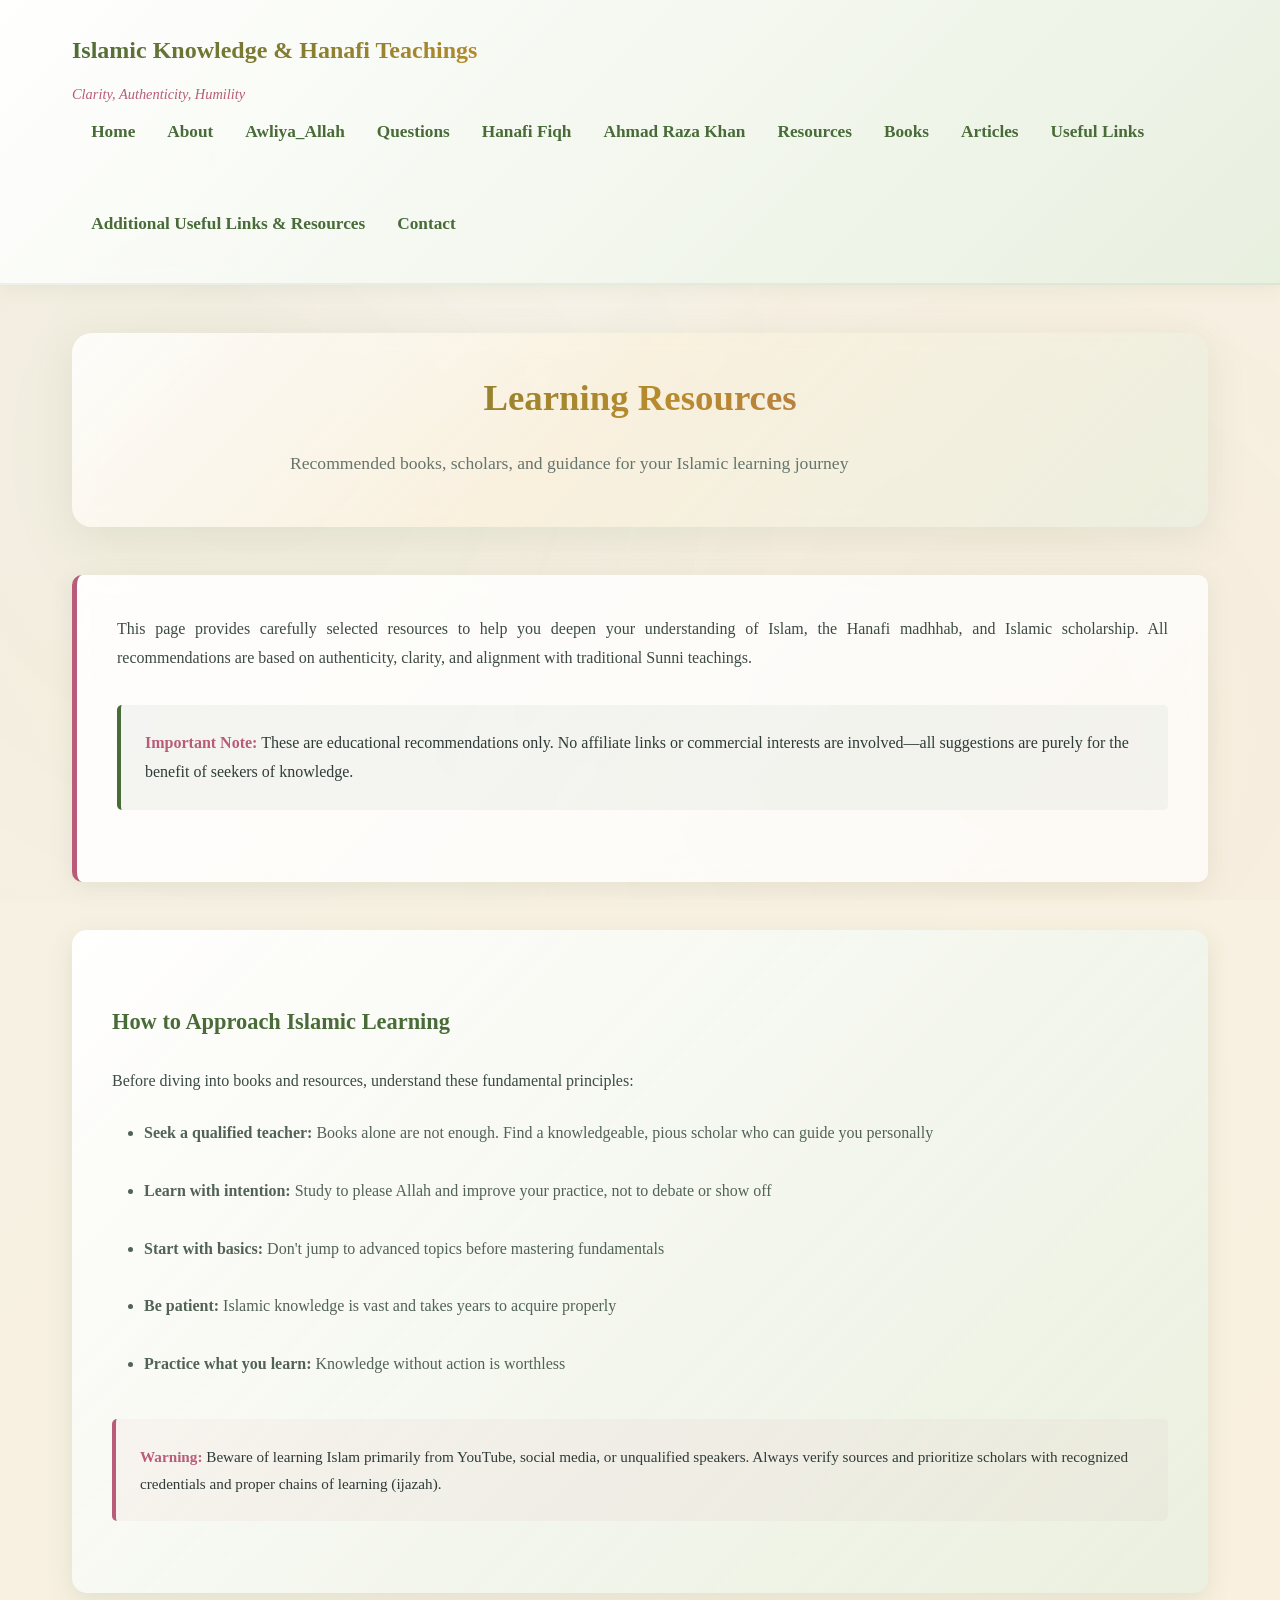
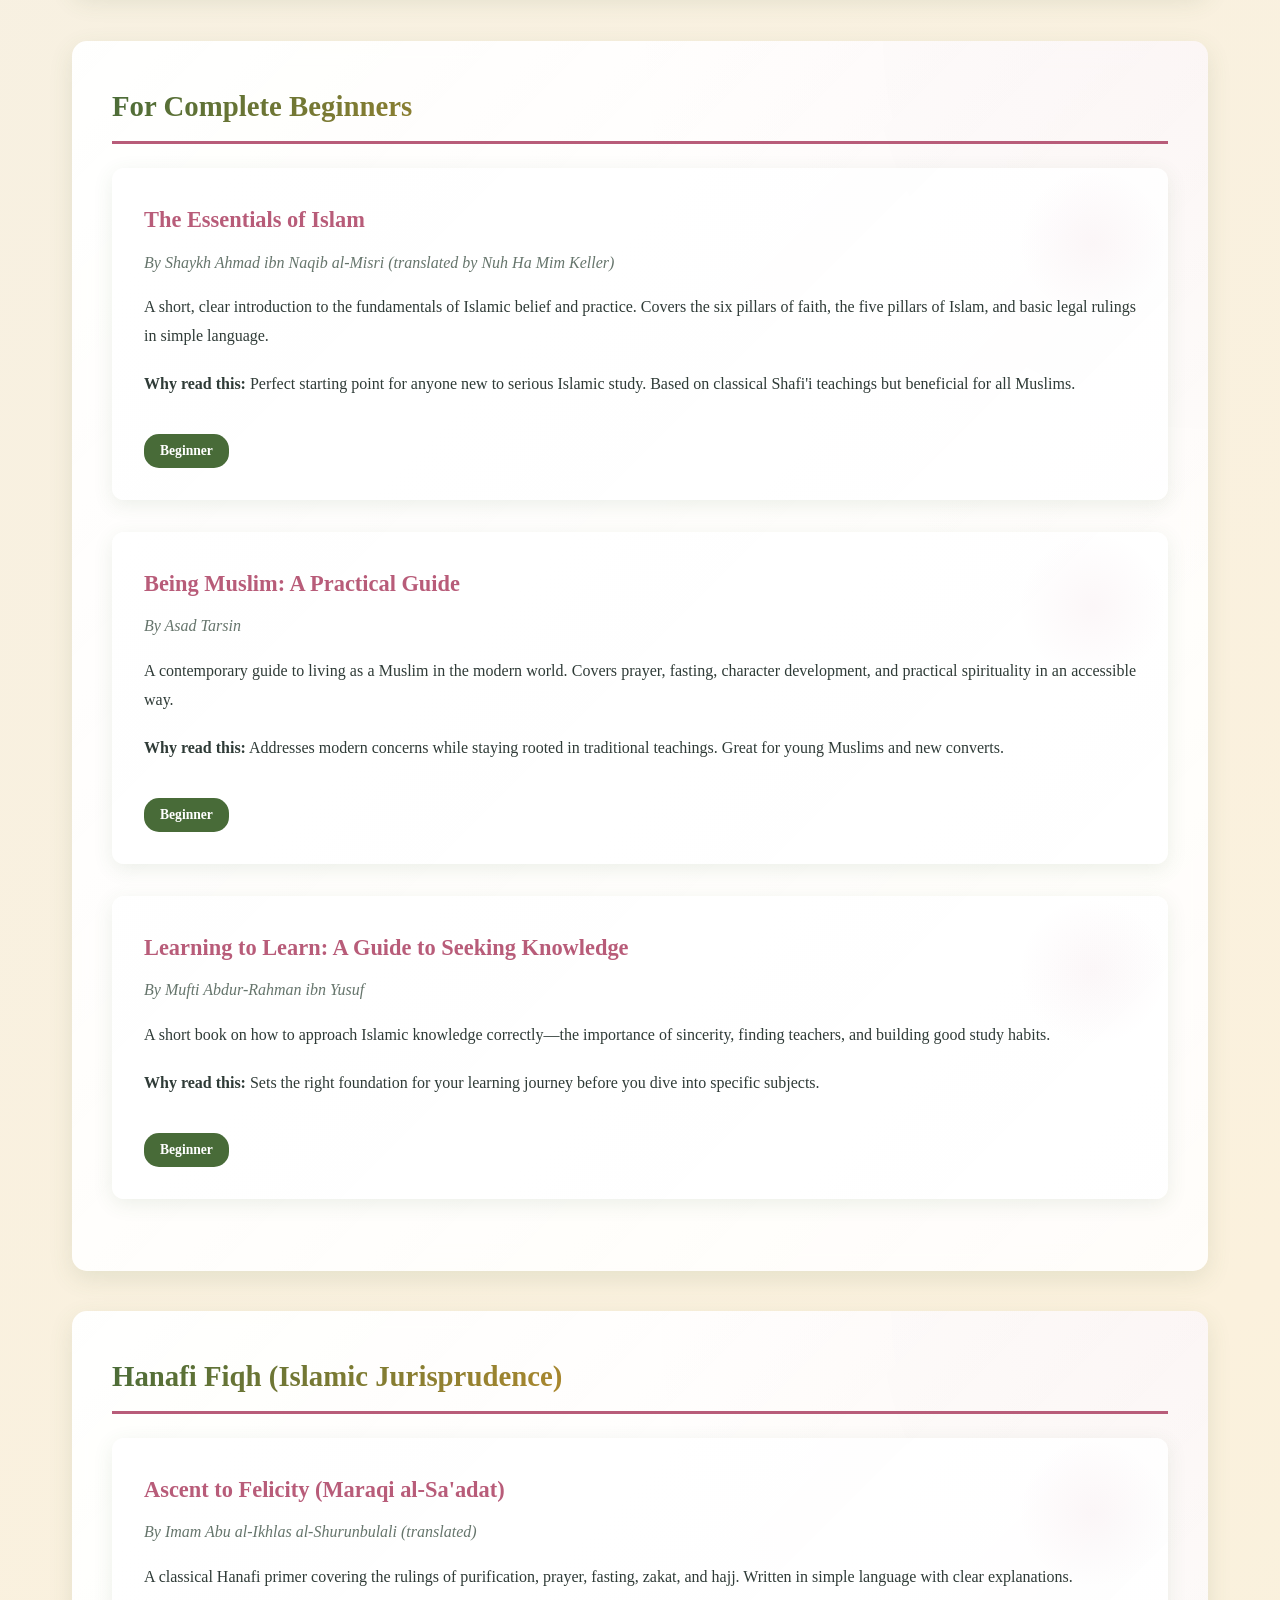
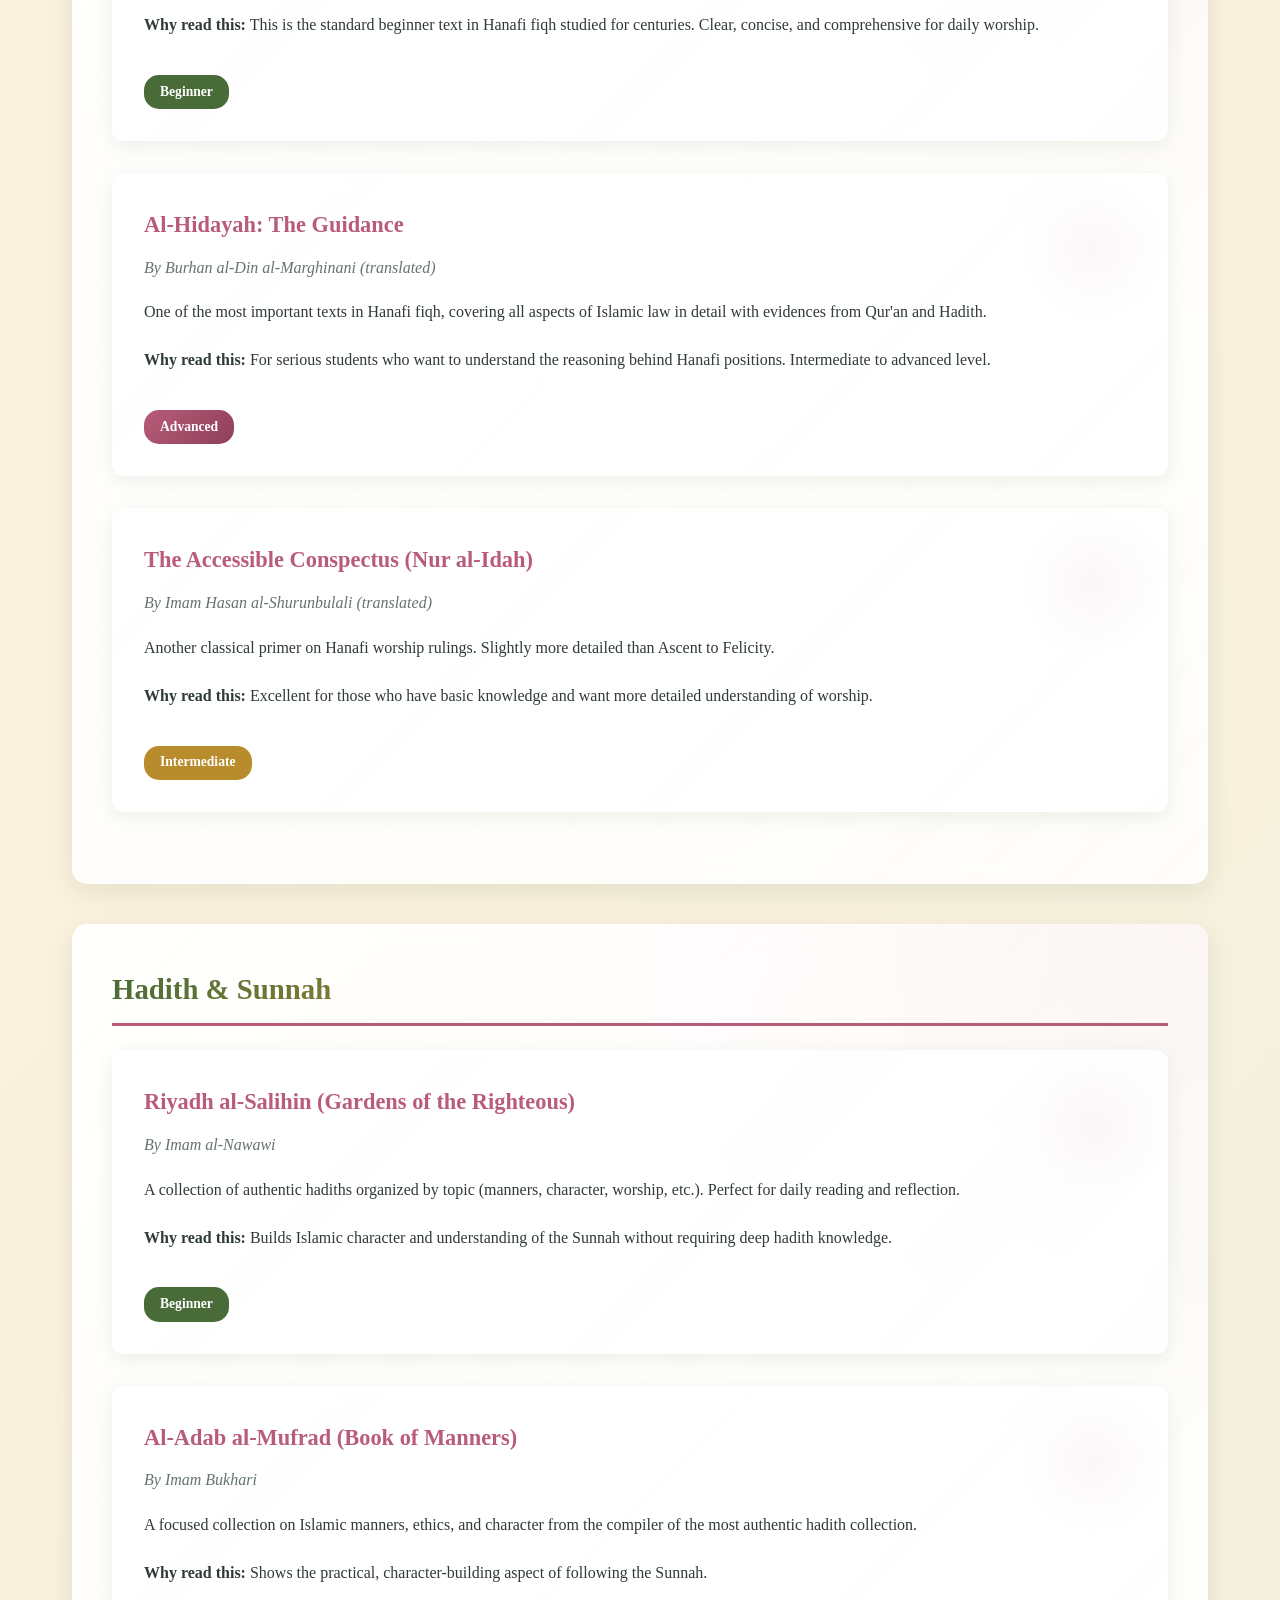
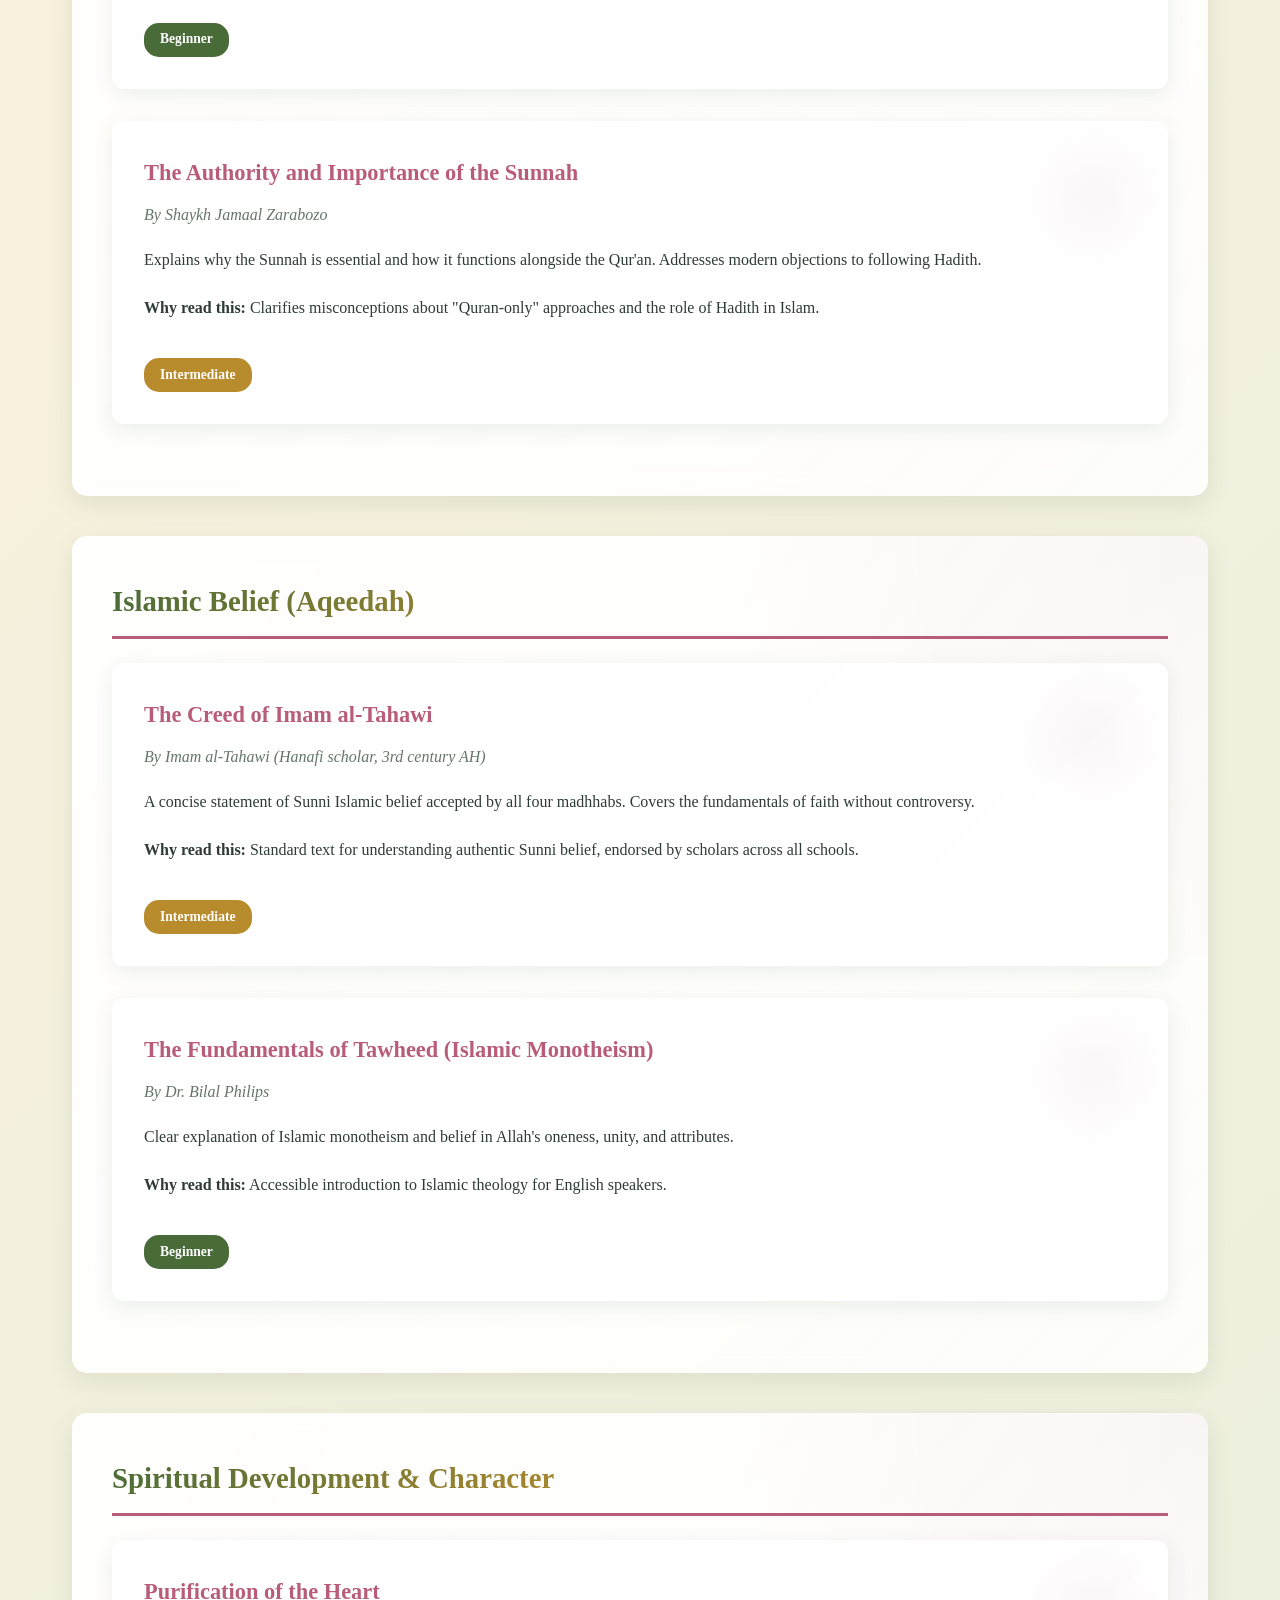
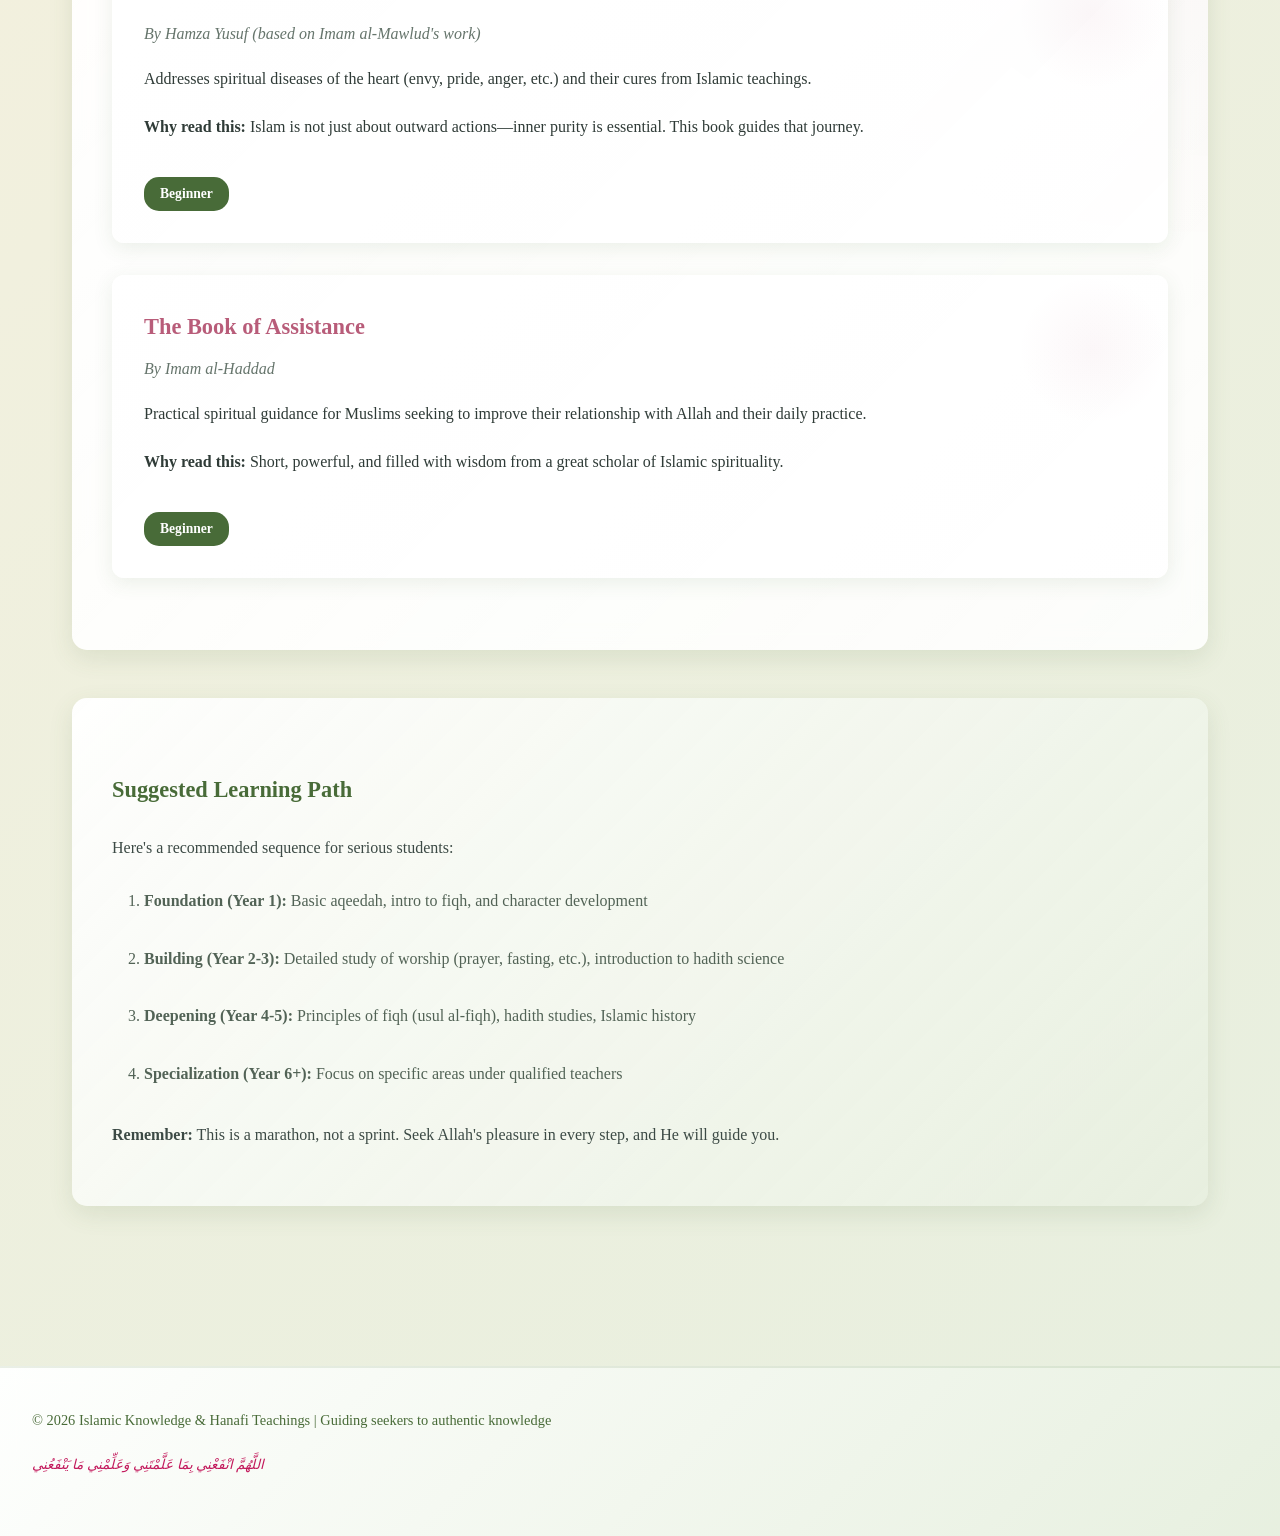
<file: resources.html>
<!DOCTYPE html>
<html lang="en">
<head>
    <meta charset="UTF-8">
    <meta name="viewport" content="width=device-width, initial-scale=1.0">
    <title>Resources - Islamic Knowledge & Hanafi Teachings</title>
    <link rel="stylesheet" href="style.css">
    <script src="script.js" defer></script>
</head>
<body data-noor-mode="stream">

  

    <div class="noor-container" id="noorContainer"></div>

    
    <header>
        <nav>
            <div class="logo-section">
                <a href="index.html" class="site-title">Islamic Knowledge & Hanafi Teachings</a>
                <span class="site-subtitle">Clarity, Authenticity, Humility</span>
            </div>

            <ul>
                
                <li><a href="index.html">Home</a></li>
                <li><a href="about.html">About</a></li>
                <li><a href="Awliya_Allah.html">Awliya_Allah</a></li>
                <li><a href="questions.html">Questions</a></li>
                <li><a href="hanafi.html">Hanafi Fiqh</a></li>
                <li><a href="ahmadrazakhan.html">Ahmad Raza Khan</a></li>
                <li><a href="resources.html">Resources</a></li>
                <li><a href="books.html">Books</a></li>
                <li><a href="articles.html">Articles</a></li>
                <li><a href="links.html">Useful Links</a></li>
                <li><a href="additionalResources.html">Additional Useful Links & Resources</a></li>
                <li><a href="contact.html">Contact</a></li>
            </ul>
        </nav>
    </header>



    <div class="container">
        <div class="page-header">
            <h1>Learning Resources</h1>
            <p>Recommended books, scholars, and guidance for your Islamic learning journey</p>
        </div>

        <div class="intro-text">
            <p>This page provides carefully selected resources to help you deepen your understanding of Islam, the Hanafi madhhab, and Islamic scholarship. All recommendations are based on authenticity, clarity, and alignment with traditional Sunni teachings.</p>
            <div class="note-box">
                <strong>Important Note:</strong> These are educational recommendations only. No affiliate links or commercial interests are involved—all suggestions are purely for the benefit of seekers of knowledge.
            </div>
        </div>

        <!-- GUIDANCE SECTION -->
        <div class="guidance-section">
            <h3>How to Approach Islamic Learning</h3>
            <p>Before diving into books and resources, understand these fundamental principles:</p>
            <ul>
                <li><strong>Seek a qualified teacher:</strong> Books alone are not enough. Find a knowledgeable, pious scholar who can guide you personally</li>
                <li><strong>Learn with intention:</strong> Study to please Allah and improve your practice, not to debate or show off</li>
                <li><strong>Start with basics:</strong> Don't jump to advanced topics before mastering fundamentals</li>
                <li><strong>Be patient:</strong> Islamic knowledge is vast and takes years to acquire properly</li>
                <li><strong>Practice what you learn:</strong> Knowledge without action is worthless</li>
            </ul>

            <div class="warning-box">
                <strong>Warning:</strong> Beware of learning Islam primarily from YouTube, social media, or unqualified speakers. Always verify sources and prioritize scholars with recognized credentials and proper chains of learning (ijazah).
            </div>
        </div>

        <!-- SECTION 1: For Complete Beginners -->
        <div class="section">
            <h2 class="section-title">For Complete Beginners</h2>

            <div class="resource-card">
                <div class="resource-title">The Essentials of Islam</div>
                <div class="resource-author">By Shaykh Ahmad ibn Naqib al-Misri (translated by Nuh Ha Mim Keller)</div>
                <div class="resource-description">
                    <p>A short, clear introduction to the fundamentals of Islamic belief and practice. Covers the six pillars of faith, the five pillars of Islam, and basic legal rulings in simple language.</p>
                    <p><strong>Why read this:</strong> Perfect starting point for anyone new to serious Islamic study. Based on classical Shafi'i teachings but beneficial for all Muslims.</p>
                </div>
                <span class="resource-level level-beginner">Beginner</span>
            </div>

            <div class="resource-card">
                <div class="resource-title">Being Muslim: A Practical Guide</div>
                <div class="resource-author">By Asad Tarsin</div>
                <div class="resource-description">
                    <p>A contemporary guide to living as a Muslim in the modern world. Covers prayer, fasting, character development, and practical spirituality in an accessible way.</p>
                    <p><strong>Why read this:</strong> Addresses modern concerns while staying rooted in traditional teachings. Great for young Muslims and new converts.</p>
                </div>
                <span class="resource-level level-beginner">Beginner</span>
            </div>

            <div class="resource-card">
                <div class="resource-title">Learning to Learn: A Guide to Seeking Knowledge</div>
                <div class="resource-author">By Mufti Abdur-Rahman ibn Yusuf</div>
                <div class="resource-description">
                    <p>A short book on how to approach Islamic knowledge correctly—the importance of sincerity, finding teachers, and building good study habits.</p>
                    <p><strong>Why read this:</strong> Sets the right foundation for your learning journey before you dive into specific subjects.</p>
                </div>
                <span class="resource-level level-beginner">Beginner</span>
            </div>
        </div>

        <!-- SECTION 2: Hanafi Fiqh -->
        <div class="section">
            <h2 class="section-title">Hanafi Fiqh (Islamic Jurisprudence)</h2>

            <div class="resource-card">
                <div class="resource-title">Ascent to Felicity (Maraqi al-Sa'adat)</div>
                <div class="resource-author">By Imam Abu al-Ikhlas al-Shurunbulali (translated)</div>
                <div class="resource-description">
                    <p>A classical Hanafi primer covering the rulings of purification, prayer, fasting, zakat, and hajj. Written in simple language with clear explanations.</p>
                    <p><strong>Why read this:</strong> This is the standard beginner text in Hanafi fiqh studied for centuries. Clear, concise, and comprehensive for daily worship.</p>
                </div>
                <span class="resource-level level-beginner">Beginner</span>
            </div>

            <div class="resource-card">
                <div class="resource-title">Al-Hidayah: The Guidance</div>
                <div class="resource-author">By Burhan al-Din al-Marghinani (translated)</div>
                <div class="resource-description">
                    <p>One of the most important texts in Hanafi fiqh, covering all aspects of Islamic law in detail with evidences from Qur'an and Hadith.</p>
                    <p><strong>Why read this:</strong> For serious students who want to understand the reasoning behind Hanafi positions. Intermediate to advanced level.</p>
                </div>
                <span class="resource-level level-advanced">Advanced</span>
            </div>

            <div class="resource-card">
                <div class="resource-title">The Accessible Conspectus (Nur al-Idah)</div>
                <div class="resource-author">By Imam Hasan al-Shurunbulali (translated)</div>
                <div class="resource-description">
                    <p>Another classical primer on Hanafi worship rulings. Slightly more detailed than Ascent to Felicity.</p>
                    <p><strong>Why read this:</strong> Excellent for those who have basic knowledge and want more detailed understanding of worship.</p>
                </div>
                <span class="resource-level level-intermediate">Intermediate</span>
            </div>
        </div>

        <!-- SECTION 3: Hadith and Sunnah -->
        <div class="section">
            <h2 class="section-title">Hadith & Sunnah</h2>

            <div class="resource-card">
                <div class="resource-title">Riyadh al-Salihin (Gardens of the Righteous)</div>
                <div class="resource-author">By Imam al-Nawawi</div>
                <div class="resource-description">
                    <p>A collection of authentic hadiths organized by topic (manners, character, worship, etc.). Perfect for daily reading and reflection.</p>
                    <p><strong>Why read this:</strong> Builds Islamic character and understanding of the Sunnah without requiring deep hadith knowledge.</p>
                </div>
                <span class="resource-level level-beginner">Beginner</span>
            </div>

            <div class="resource-card">
                <div class="resource-title">Al-Adab al-Mufrad (Book of Manners)</div>
                <div class="resource-author">By Imam Bukhari</div>
                <div class="resource-description">
                    <p>A focused collection on Islamic manners, ethics, and character from the compiler of the most authentic hadith collection.</p>
                    <p><strong>Why read this:</strong> Shows the practical, character-building aspect of following the Sunnah.</p>
                </div>
                <span class="resource-level level-beginner">Beginner</span>
            </div>

            <div class="resource-card">
                <div class="resource-title">The Authority and Importance of the Sunnah</div>
                <div class="resource-author">By Shaykh Jamaal Zarabozo</div>
                <div class="resource-description">
                    <p>Explains why the Sunnah is essential and how it functions alongside the Qur'an. Addresses modern objections to following Hadith.</p>
                    <p><strong>Why read this:</strong> Clarifies misconceptions about "Quran-only" approaches and the role of Hadith in Islam.</p>
                </div>
                <span class="resource-level level-intermediate">Intermediate</span>
            </div>
        </div>

        <!-- SECTION 4: Islamic Belief (Aqeedah) -->
        <div class="section">
            <h2 class="section-title">Islamic Belief (Aqeedah)</h2>

            <div class="resource-card">
                <div class="resource-title">The Creed of Imam al-Tahawi</div>
                <div class="resource-author">By Imam al-Tahawi (Hanafi scholar, 3rd century AH)</div>
                <div class="resource-description">
                    <p>A concise statement of Sunni Islamic belief accepted by all four madhhabs. Covers the fundamentals of faith without controversy.</p>
                    <p><strong>Why read this:</strong> Standard text for understanding authentic Sunni belief, endorsed by scholars across all schools.</p>
                </div>
                <span class="resource-level level-intermediate">Intermediate</span>
            </div>

            <div class="resource-card">
                <div class="resource-title">The Fundamentals of Tawheed (Islamic Monotheism)</div>
                <div class="resource-author">By Dr. Bilal Philips</div>
                <div class="resource-description">
                    <p>Clear explanation of Islamic monotheism and belief in Allah's oneness, unity, and attributes.</p>
                    <p><strong>Why read this:</strong> Accessible introduction to Islamic theology for English speakers.</p>
                </div>
                <span class="resource-level level-beginner">Beginner</span>
            </div>
        </div>

        <!-- SECTION 5: Spiritual Development -->
        <div class="section">
            <h2 class="section-title">Spiritual Development & Character</h2>

            <div class="resource-card">
                <div class="resource-title">Purification of the Heart</div>
                <div class="resource-author">By Hamza Yusuf (based on Imam al-Mawlud's work)</div>
                <div class="resource-description">
                    <p>Addresses spiritual diseases of the heart (envy, pride, anger, etc.) and their cures from Islamic teachings.</p>
                    <p><strong>Why read this:</strong> Islam is not just about outward actions—inner purity is essential. This book guides that journey.</p>
                </div>
                <span class="resource-level level-beginner">Beginner</span>
            </div>

            <div class="resource-card">
                <div class="resource-title">The Book of Assistance</div>
                <div class="resource-author">By Imam al-Haddad</div>
                <div class="resource-description">
                    <p>Practical spiritual guidance for Muslims seeking to improve their relationship with Allah and their daily practice.</p>
                    <p><strong>Why read this:</strong> Short, powerful, and filled with wisdom from a great scholar of Islamic spirituality.</p>
                </div>
                <span class="resource-level level-beginner">Beginner</span>
            </div>
        </div>

        <!-- LEARNING PATH GUIDANCE -->
        <div class="guidance-section">
            <h3>Suggested Learning Path</h3>
            <p>Here's a recommended sequence for serious students:</p>
            <ol style="margin-left: 2rem;">
                <li><strong>Foundation (Year 1):</strong> Basic aqeedah, intro to fiqh, and character development</li>
                <li><strong>Building (Year 2-3):</strong> Detailed study of worship (prayer, fasting, etc.), introduction to hadith science</li>
                <li><strong>Deepening (Year 4-5):</strong> Principles of fiqh (usul al-fiqh), hadith studies, Islamic history</li>
                <li><strong>Specialization (Year 6+):</strong> Focus on specific areas under qualified teachers</li>
            </ol>
            <p style="margin-top: 1.5rem;"><strong>Remember:</strong> This is a marathon, not a sprint. Seek Allah's pleasure in every step, and He will guide you.</p>
        </div>

    </div>

    <footer>
        <p>© 2026 Islamic Knowledge & Hanafi Teachings | Guiding seekers to authentic knowledge</p>
        <p style="margin-top: 0.5rem; font-size: 0.85rem; color: #c2185b; font-style: italic;">اللَّهُمَّ انْفَعْنِي بِمَا عَلَّمْتَنِي وَعَلِّمْنِي مَا يَنْفَعُنِي</p>
    </footer>

</body>
</html>
</file>
<file: style.css>
/* ========================================
   ISLAMIC WEBSITE - CONSOLIDATED STYLES
   ======================================== */

:root {
    --theme-green: #486b38;
    --theme-green-deep: #2d4a2f;
    --theme-green-soft: #e7efdf;
    --theme-green-rgb: 72, 107, 56;
    --theme-green-soft-rgb: 231, 239, 223;
    --theme-rose: #b85c79;
    --theme-rose-deep: #8e4059;
    --theme-rose-rgb: 184, 92, 121;
    --theme-gold: #b88c2d;
    --theme-gold-deep: #8f6a1d;
    --theme-gold-rgb: 184, 140, 45;
    --theme-gold-soft: #fbf1dd;
    --theme-gold-warm: #edd8a4;
    --theme-gold-soft-rgb: 251, 241, 221;
    --card-gold-border-width: 4px;
    --card-gold-ring-width: 8px;
    --card-gold-ring-width-hover: 12px;
    --card-gold-accent-width: 8px;
    --theme-cream: #f5f0e4;
    --theme-ink-strong: #2f3b37;
    --theme-ink: #3c4a45;
    --theme-ink-muted: #66756c;
    --theme-olive-muted: #526356;
}

/* ========================================
   RESET & BASE STYLES
   ======================================== */
* {
    margin: 0;
    padding: 0;
    box-sizing: border-box;
}

body {
    font-family: 'Georgia', 'Baskerville', serif;
    line-height: 1.8;
    color: var(--theme-ink-strong);
    background: linear-gradient(135deg, var(--theme-cream) 0%, var(--theme-gold-soft) 45%, var(--theme-green-soft) 100%);
    position: relative;
    overflow-x: hidden;
}

/* Background Pattern */
body::before {
    content: '';
    position: fixed;
    top: 0;
    left: 0;
    width: 100%;
    height: 100%;
    background-image: 
        radial-gradient(circle at 20% 50%, rgba(var(--theme-green-rgb), 0.03) 0%, transparent 50%),
        radial-gradient(circle at 80% 80%, rgba(var(--theme-rose-rgb), 0.03) 0%, transparent 50%),
        radial-gradient(circle at 40% 20%, rgba(255, 255, 255, 0.4) 0%, transparent 30%);
    pointer-events: none;
    z-index: 0;
}

.development-banner {
    background: linear-gradient(135deg, var(--theme-gold-soft) 0%, var(--theme-gold-warm) 100%);
    border-bottom: 3px solid var(--theme-gold);
    padding: 1rem 2rem;
    text-align: center;
    position: relative;
    z-index: 200;
}

.development-banner p {
    margin: 0;
    color: var(--theme-gold-deep);
    font-size: 1rem;
    font-weight: 600;
}

.text-center {
    text-align: center;
}

.section-title-accent {
    color: var(--theme-rose);
    margin-bottom: 1rem;
}

.inline-link-emphasis {
    color: var(--theme-green);
    text-decoration: underline;
}

.footer-note {
    margin-top: 0.5rem;
    font-size: 0.85rem;
    color: var(--theme-rose);
    font-style: italic;
}

.footer-note-muted {
    margin-top: 0.5rem;
    font-size: 0.85rem;
}

.closing-dua {
    text-align: center;
    margin-top: 2rem;
    color: var(--theme-rose);
    font-style: italic;
}

.footer-note-small {
    margin-top: 10px;
    font-size: 0.9em;
}

.accent-link-strong {
    color: var(--theme-rose);
    font-weight: 700;
}

.accent-link-medium {
    color: var(--theme-rose);
    font-weight: 600;
}

.indented-list {
    margin-left: 2rem;
}

.mt-md {
    margin-top: 1rem;
}

.mt-lg {
    margin-top: 1.5rem;
}

.lead-text-muted {
    font-size: 1.15rem;
    color: var(--theme-ink-muted);
    margin-top: 1rem;
    font-style: italic;
}

.awliya-dua {
    margin-top: 2rem;
    color: var(--theme-green-deep);
}

.contact-method-accent {
    border-left-color: var(--theme-rose);
    background: rgba(var(--theme-rose-rgb), 0.03);
}

.professional-note {
    margin-top: 1rem;
}

.intro-text-success {
    border-left-color: var(--theme-green);
    background: rgba(var(--theme-green-rgb), 0.05);
}

.intro-title-success {
    color: var(--theme-green);
    font-size: 1.4rem;
    margin-bottom: 1rem;
}

.intro-text-centered {
    text-align: center;
    border-left: none;
    border-top: 4px solid var(--theme-rose);
}

.contact-closing-text {
    font-size: 1.1rem;
    color: var(--theme-green);
    font-style: italic;
}

.contact-subtext {
    margin-top: 0.5rem;
    color: var(--theme-ink-muted);
}


/* ========================================
   NOOR (LIGHT) EFFECTS
   ======================================== */
.noor-container {
    position: fixed;
    top: 0;
    left: 0;
    width: 100%;
    height: 100%;
    pointer-events: none;
    z-index: 1;
    overflow: hidden;
}

.light-ray {
    position: absolute;
    width: 2px;
    height: 100px;
    background: linear-gradient(to bottom, 
        rgba(255, 255, 255, 0) 0%, 
        rgba(255, 255, 255, 0.6) 50%, 
        rgba(255, 255, 255, 0) 100%);
    animation: fallLight 8s linear infinite;
    opacity: 0;
}

@keyframes fallLight {
    0% {
        transform: translateY(-100px);
        opacity: 0;
    }
    10% {
        opacity: 1;
    }
    90% {
        opacity: 1;
    }
    100% {
        transform: translateY(100vh);
        opacity: 0;
    }
}

.particle {
    position: absolute;
    width: 4px;
    height: 4px;
    background: rgba(255, 255, 255, 0.6);
    border-radius: 50%;
    animation: float 15s infinite ease-in-out;
}

@keyframes float {
    0%, 100% {
        transform: translateY(0) translateX(0);
        opacity: 0;
    }
    10% {
        opacity: 1;
    }
    50% {
        transform: translateY(-100vh) translateX(50px);
        opacity: 0.8;
    }
    90% {
        opacity: 0;
    }
}

@keyframes glow {
    0%, 100% {
        opacity: 0.5;
        transform: translateX(-50%) scale(1);
    }
    50% {
        opacity: 1;
        transform: translateX(-50%) scale(1.2);
    }
}


/* ========================================
   HEADER & NAVIGATION
   ======================================== */
header {
    background: linear-gradient(135deg, rgba(255, 255, 255, 0.95) 0%, rgba(var(--theme-green-soft-rgb), 0.95) 100%);
    border-bottom: 2px solid rgba(var(--theme-green-rgb), 0.1);
    padding: 1.5rem 0;
    position: relative;
    z-index: 100;
    backdrop-filter: blur(10px);
    box-shadow: 0 2px 20px rgba(var(--theme-green-rgb), 0.08);
}

nav {
    max-width: 1200px;
    margin: 0 auto;
    padding: 0 2rem;
    display: flex;
    justify-content: space-between;
    align-items: center;
    flex-wrap: wrap;
}

.logo-section,
.logo-sect {
    display: flex;
    flex-direction: column;
}

.site-title {
    font-size: 1.5rem;
    background: linear-gradient(135deg, var(--theme-green) 0%, var(--theme-gold) 100%);
    -webkit-background-clip: text;
    -webkit-text-fill-color: transparent;
    background-clip: text;
    font-weight: 600;
    margin-bottom: 0.3rem;
    text-decoration: none;
}

.site-subtitle {
    font-size: 0.9rem;
    color: var(--theme-rose);
    font-style: italic;
}

nav ul {
    list-style: none;
    display: flex;
    gap: 2rem;
    flex-wrap: wrap;
}

nav a {
    text-decoration: none;
    color: var(--theme-green);
    font-size: clamp(1rem, 0.96rem + 0.18vw, 1.08rem);
    font-weight: 600;
    transition: all 0.3s;
    position: relative;
    padding: 0.3rem 0;
}

nav a::after {
    content: '';
    position: absolute;
    bottom: 0;
    left: 0;
    width: 0;
    height: 2px;
    background: linear-gradient(90deg, var(--theme-green), var(--theme-gold), var(--theme-rose));
    transition: width 0.3s;
}

nav a:hover::after {
    width: 100%;
}

nav a:hover {
    color: var(--theme-green-deep);
}

/* Language Switcher */
.lang-switch {
    display: flex;
    gap: 0.5rem;
    align-items: center;
}

.lang-btn {
    padding: 0.5rem 1rem;
    background: transparent;
    border: 2px solid var(--theme-green);
    color: var(--theme-green);
    border-radius: 5px;
    cursor: pointer;
    font-weight: 600;
    font-size: 0.9rem;
    transition: all 0.3s;
    font-family: 'Georgia', 'Baskerville', serif;
}

.lang-btn.active {
    background: linear-gradient(135deg, var(--theme-green) 0%, var(--theme-green-deep) 100%);
    color: white;
}

.lang-btn:hover {
    background: var(--theme-green);
    color: white;
}

/* Hide content based on language */
[lang="ar"] .en-content {
    display: none !important;
}

[lang="en"] .ar-content {
    display: none !important;
}

/* RTL Support for Arabic/Urdu */
[lang="ar"] {
    direction: rtl;
}

[lang="ar"] .container,
[lang="ar"] .welcome,
[lang="ar"] .content-section {
    text-align: right;
}


/* ========================================
   LAYOUT CONTAINERS
   ======================================== */
.container {
    max-width: 1200px;
    margin: 0 auto;
    padding: 3rem 2rem;
    position: relative;
    z-index: 10;
}


/* ========================================
   PAGE HEADERS
   ======================================== */
.hero,
.page-header {
    text-align: center;
    padding: 2rem 0 3rem;
    position: relative;
    background: linear-gradient(135deg, rgba(255, 255, 255, 0.82) 0%, rgba(var(--theme-gold-soft-rgb), 0.72) 45%, rgba(var(--theme-green-soft-rgb), 0.62) 100%);
    border-radius: 20px;
    margin-bottom: 3rem;
    box-shadow: 0 10px 40px rgba(var(--theme-green-rgb), 0.1);
    backdrop-filter: blur(10px);
}
.page-header {
    text-align: center;
}
.hero {
    padding: 3rem 0 4rem;
}

.hero::before {
    content: '';
    position: absolute;
    top: -50px;
    left: 50%;
    transform: translateX(-50%);
    width: 150px;
    height: 150px;
    background: radial-gradient(circle, rgba(255, 255, 255, 0.8) 0%, transparent 70%);
    border-radius: 50%;
    animation: glow 3s ease-in-out infinite;
}

.hero h1,
.page-header h1 {
    font-size: 2.3rem;
    background: linear-gradient(135deg, var(--theme-green) 0%, var(--theme-gold) 52%, var(--theme-rose) 100%);
    -webkit-background-clip: text;
    -webkit-text-fill-color: transparent;
    background-clip: text;
    margin-bottom: 1rem;
    font-weight: 600;
    position: relative;
    z-index: 2;
}

.page-header p {
    font-size: 1.1rem;
    color: var(--theme-ink-muted);
    max-width: 700px;
    margin: 0 auto;
}

.arabic {
    font-size: 1.5rem;
    color: var(--theme-green);
    margin: 1.5rem 0;
    font-family: 'Traditional Arabic', 'Scheherazade', serif;
    text-shadow: 0 2px 10px rgba(var(--theme-green-rgb), 0.2);
}


/* ========================================
   CONTENT SECTIONS & BOXES
   ======================================== */
.welcome,
.intro-text,
.intro-box,
.intro-section,
.content-section,
.content-box,
.section {
    background: linear-gradient(135deg, rgba(255, 255, 255, 0.9) 0%, rgba(255, 255, 255, 0.7) 100%);
    padding: 2.5rem;
    border-left: 5px solid var(--theme-rose);
    border-radius: 10px;
    margin: 2rem 0;
    box-shadow: 0 5px 25px rgba(var(--theme-green-rgb), 0.1);
    backdrop-filter: blur(10px);
    position: relative;
    overflow: hidden;
}

.content-box {
    padding: 3rem;
    margin-bottom: 3rem;
    border-radius: 15px;
    box-shadow: 0 8px 30px rgba(var(--theme-green-rgb), 0.12);
}

.section {
    background: linear-gradient(135deg, rgba(255, 255, 255, 0.95) 0%, rgba(255, 255, 255, 0.85) 100%);
    border-radius: 15px;
    margin: 2.5rem 0;
    box-shadow: 0 8px 25px rgba(var(--theme-green-rgb), 0.12);
    border-left: none;
}

.welcome::before,
.content-section::before,
.section::before {
    content: '';
    position: absolute;
    top: 0;
    right: 0;
    width: 200px;
    height: 200px;
    background: radial-gradient(circle, rgba(var(--theme-rose-rgb), 0.05) 0%, transparent 70%);
    border-radius: 50%;
}

.section::before {
    top: -50%;
    right: -50%;
    width: 100%;
    height: 100%;
}

/* Section Headings */
.welcome h2,
.content-section h2,
.section h2,
h2 {
    font-size: 1.8rem;
    color: var(--theme-green);
    margin-bottom: 1.5rem;
    font-weight: 600;
    position: relative;
    z-index: 2;
}

h2 {
    font-size: 1.9rem;
    margin-bottom: 2rem;
    background: linear-gradient(135deg, var(--theme-green), var(--theme-gold), var(--theme-rose));
    -webkit-background-clip: text;
    -webkit-text-fill-color: transparent;
}

.content-section h3,
.section h3,
h3 {
    font-size: 1.3rem;
    color: var(--theme-rose);
    margin-top: 2rem;
    margin-bottom: 1rem;
    font-weight: 500;
    position: relative;
    z-index: 2;
}

h3 {
    font-size: 1.25rem;
    color: var(--theme-green);
    font-weight: 600;
}

/* Paragraphs */
.welcome p,
.content-section p,
.section p,
p {
    margin-bottom: 1.2rem;
    text-align: justify;
    position: relative;
    z-index: 2;
    color: var(--theme-ink-strong);
}

p {
    color: var(--theme-ink);
}

/* Lists */
.content-section ul,
.content-section li,
.section ul,
.section ol {
    position: relative;
    z-index: 2;
}

.content-section ul,
.section ul,
.section ol {
    list-style: none;
    padding-left: 0;
    margin: 1rem 0 1.5rem;
}

.section ul,
.section ol {
    margin-left: 1.5rem;
}

ul {
    margin-left: 1.2rem;
}

.content-section li,
.section li,
li {
    padding: 0.5rem 0;
    position: relative;
    color: var(--theme-olive-muted);
    margin-bottom: 0.8rem;
}

.content-section li {
    padding-left: 2rem;
}

.content-section li::before {
    content: '◆';
    position: absolute;
    left: 0.5rem;
    color: var(--theme-rose);
}


/* ========================================
   CARDS & GRIDS
   ======================================== */
/* Principles Grid */
.principles {
    margin: 3rem 0;
}

.principles h2 {
    font-size: 1.8rem;
    background: linear-gradient(135deg, var(--theme-green) 0%, var(--theme-gold) 50%, var(--theme-rose) 100%);
    -webkit-background-clip: text;
    -webkit-text-fill-color: transparent;
    background-clip: text;
    margin-bottom: 2.5rem;
    text-align: center;
    font-weight: 600;
}

.principles-grid {
    display: flex;
    flex-wrap: wrap;
    gap: 2rem;
    justify-content: center;
}

.principle-card {
    flex: 1;
    min-width: 250px;
    max-width: 280px;
    margin: 0.35rem;
    background: linear-gradient(135deg, rgba(255, 255, 255, 0.95) 0%, rgba(var(--theme-green-soft-rgb), 0.8) 100%);
    padding: 2.5rem 2rem;
    border-radius: 15px;
    border: var(--card-gold-border-width) solid rgba(var(--theme-gold-rgb), 0.8);
    border-top-width: var(--card-gold-accent-width);
    box-shadow: 0 0 0 var(--card-gold-ring-width) rgba(var(--theme-gold-rgb), 0.16), 0 8px 25px rgba(var(--theme-green-rgb), 0.12);
    transition: all 0.4s ease;
    position: relative;
    overflow: hidden;
}

.principle-card::before {
    content: '';
    position: absolute;
    top: -50%;
    right: -50%;
    width: 100%;
    height: 100%;
    background: radial-gradient(circle, rgba(var(--theme-rose-rgb), 0.05) 0%, transparent 70%);
    transition: all 0.4s;
}

.principle-card:hover {
    transform: translateY(-10px);
    box-shadow: 0 0 0 var(--card-gold-ring-width-hover) rgba(var(--theme-gold-rgb), 0.22), 0 15px 40px rgba(var(--theme-green-rgb), 0.2);
}

.principle-card:hover::before {
    top: -20%;
    right: -20%;
}

.principle-card:nth-child(even) {
    border-top-color: var(--theme-rose);
}

.principle-card h3 {
    color: var(--theme-green);
    margin-bottom: 1rem;
    font-size: 1.2rem;
    font-weight: 600;
    position: relative;
    z-index: 2;
}

.principle-card:nth-child(even) h3 {
    color: var(--theme-rose);
}

.principle-card p {
    font-size: 0.95rem;
    color: var(--theme-olive-muted);
    position: relative;
    z-index: 2;
}

/* Section Links */
.sections {
    margin: 4rem 0;
}

.sections h2 {
    font-size: 1.8rem;
    background: linear-gradient(135deg, var(--theme-green) 0%, var(--theme-gold) 50%, var(--theme-rose) 100%);
    -webkit-background-clip: text;
    -webkit-text-fill-color: transparent;
    background-clip: text;
    margin-bottom: 2.5rem;
    text-align: center;
    font-weight: 600;
}

.section-links {
    display: flex;
    flex-wrap: wrap;
    gap: 2rem;
    justify-content: center;
}

.section-link {
    flex: 1;
    min-width: 280px;
    max-width: 350px;
    margin: 0.35rem;
    background: linear-gradient(135deg, rgba(255, 255, 255, 0.95) 0%, rgba(255, 255, 255, 0.85) 100%);
    padding: 2.5rem 2rem;
    border-radius: 15px;
    text-decoration: none;
    color: inherit;
    transition: all 0.4s ease;
    border: var(--card-gold-border-width) solid rgba(var(--theme-gold-rgb), 0.8);
    box-shadow: 0 0 0 var(--card-gold-ring-width) rgba(var(--theme-gold-rgb), 0.16), 0 5px 20px rgba(var(--theme-green-rgb), 0.1);
    position: relative;
    overflow: hidden;
}

.section-link::before {
    content: '';
    position: absolute;
    top: 0;
    left: 0;
    width: 100%;
    height: 100%;
    background: linear-gradient(135deg, rgba(var(--theme-green-rgb), 0.05) 0%, rgba(var(--theme-rose-rgb), 0.05) 100%);
    opacity: 0;
    transition: opacity 0.4s;
}

.section-link:hover::before {
    opacity: 1;
}

.section-link:hover {
    transform: translateY(-8px) scale(1.02);
    box-shadow: 0 0 0 var(--card-gold-ring-width-hover) rgba(var(--theme-gold-rgb), 0.22), 0 15px 40px rgba(var(--theme-green-rgb), 0.2);
    border-color: rgba(var(--theme-gold-rgb), 0.9);
}

.section-link h3 {
    color: var(--theme-green);
    margin-bottom: 1rem;
    font-size: 1.2rem;
    font-weight: 600;
    position: relative;
    z-index: 2;
}

.section-link:nth-child(even) h3 {
    color: var(--theme-rose);
}

.section-link p {
    font-size: 0.95rem;
    color: var(--theme-ink-muted);
    position: relative;
    z-index: 2;
}


/* ========================================
   CATEGORY SECTIONS (Q&A Page)
   ======================================== */
.category-section {
    margin: 3rem 0;
}

.category-title,
.section-title {
    font-size: 1.8rem;
    color: var(--theme-green);
    margin-bottom: 2rem;
    padding-bottom: 0.5rem;
    border-bottom: 3px solid var(--theme-rose);
    font-weight: 600;
}

.qa-item {
    background: linear-gradient(135deg, rgba(255, 255, 255, 0.95) 0%, rgba(255, 255, 255, 0.85) 100%);
    padding: 2rem;
    border-radius: 12px;
    margin: 0.35rem 0 2rem;
    border: var(--card-gold-border-width) solid rgba(var(--theme-gold-rgb), 0.8);
    box-shadow: 0 0 0 var(--card-gold-ring-width) rgba(var(--theme-gold-rgb), 0.16), 0 5px 20px rgba(var(--theme-green-rgb), 0.1);
    transition: all 0.3s;
    position: relative;
    overflow: hidden;
}

.qa-item::before {
    content: '';
    position: absolute;
    top: 0;
    right: 0;
    width: 150px;
    height: 150px;
    background: radial-gradient(circle, rgba(var(--theme-rose-rgb), 0.05) 0%, transparent 70%);
}

.qa-item:hover {
    transform: translateY(-3px);
    box-shadow: 0 0 0 var(--card-gold-ring-width-hover) rgba(var(--theme-gold-rgb), 0.22), 0 8px 30px rgba(var(--theme-green-rgb), 0.15);
}

.question {
    font-size: 1.3rem;
    color: var(--theme-rose);
    margin-bottom: 1rem;
    font-weight: 600;
    position: relative;
    z-index: 2;
}

.question::before {
    content: 'Q: ';
    color: var(--theme-green);
    font-weight: 700;
}

.answer {
    color: var(--theme-ink-strong);
    line-height: 1.9;
    position: relative;
    z-index: 2;
}

.answer p {
    margin-bottom: 1rem;
}

.answer strong {
    color: var(--theme-green);
}

.answer em {
    color: var(--theme-ink-muted);
}


/* ========================================
   SPECIAL BOXES & ALERTS
   ======================================== */
.highlight-box,
.note-box {
    background: rgba(var(--theme-green-rgb), 0.05);
    padding: 1.5rem;
    border-left: 4px solid var(--theme-green);
    border-radius: 5px;
    margin: 1.5rem 0;
    position: relative;
    z-index: 2;
}

.note-box {
    margin: 2rem 0;
}

.highlight-box p,
.note-box p {
    margin-bottom: 0.5rem;
}

.highlight-box strong,
.note-box strong {
    color: var(--theme-green);
}

.example-box,
.warning-box {
    background: rgba(var(--theme-rose-rgb), 0.05);
    padding: 1.5rem;
    border-left: 4px solid var(--theme-rose);
    border-radius: 5px;
    margin: 1.5rem 0;
    font-size: 0.95rem;
    position: relative;
    z-index: 2;
}

.warning-box {
    margin: 2rem 0;
}

.example-box h4 {
    color: var(--theme-rose);
    margin-bottom: 0.8rem;
    font-weight: 600;
}

.warning-box strong,
.note-box strong {
    color: var(--theme-rose);
}

.incident-box {
    background: linear-gradient(135deg, rgba(255, 255, 255, 0.95), rgba(var(--theme-gold-soft-rgb), 0.9));
    padding: 2rem;
    margin: 2.5rem 0;
    border-radius: 15px;
    border-top: 4px solid var(--theme-rose);
    box-shadow: 0 8px 25px rgba(var(--theme-green-rgb), 0.15);
}

.disclaimer {
    background: linear-gradient(135deg, rgba(var(--theme-rose-rgb), 0.05) 0%, rgba(var(--theme-rose-rgb), 0.02) 100%);
    padding: 2rem;
    border-left: 4px solid var(--theme-rose);
    border-radius: 10px;
    margin: 3rem 0;
    font-style: italic;
    position: relative;
    z-index: 2;
}

.list-section {
    background: rgba(255, 255, 255, 0.8);
    padding: 1.5rem 2rem;
    border-radius: 10px;
    margin: 2rem 0;
    box-shadow: 0 4px 15px rgba(var(--theme-green-rgb), 0.08);
}

.quote {
    font-style: italic;
    color: var(--theme-green);
    padding: 2rem;
    background: rgba(255, 255, 255, 0.85);
    border-radius: 12px;
    margin: 2.5rem 0;
    text-align: center;
    box-shadow: 0 4px 20px rgba(var(--theme-green-rgb), 0.1);
}


/* ========================================
   TIMELINE
   ======================================== */
.timeline {
    position: relative;
    padding-left: 2rem;
    margin: 2rem 0;
    z-index: 2;
}

.timeline::before {
    content: '';
    position: absolute;
    left: 0;
    top: 0;
    bottom: 0;
    width: 3px;
    background: linear-gradient(to bottom, var(--theme-green), var(--theme-rose));
}

.timeline-item {
    margin-bottom: 2rem;
    position: relative;
}

.timeline-item::before {
    content: '◆';
    position: absolute;
    left: -2.3rem;
    color: var(--theme-rose);
    font-size: 1.2rem;
}

.timeline-item strong {
    color: var(--theme-green);
    display: block;
    margin-bottom: 0.3rem;
}


/* ========================================
   RESOURCES PAGE
   ======================================== */
.resource-card {
    background: linear-gradient(135deg, rgba(255, 255, 255, 0.95) 0%, rgba(255, 255, 255, 0.85) 100%);
    padding: 2rem;
    border-radius: 12px;
    margin-bottom: 2rem;
    box-shadow: 0 5px 20px rgba(var(--theme-green-rgb), 0.1);
    transition: all 0.3s;
    position: relative;
    overflow: hidden;
}

.resource-card::before {
    content: '';
    position: absolute;
    top: 0;
    right: 0;
    width: 150px;
    height: 150px;
    background: radial-gradient(circle, rgba(var(--theme-rose-rgb), 0.05) 0%, transparent 70%);
}

.resource-card:hover {
    transform: translateY(-3px);
    box-shadow: 0 8px 30px rgba(var(--theme-green-rgb), 0.15);
}

.resource-title {
    font-size: 1.4rem;
    color: var(--theme-rose);
    margin-bottom: 0.5rem;
    font-weight: 600;
    position: relative;
    z-index: 2;
}

.resource-author {
    font-size: 1rem;
    color: var(--theme-ink-muted);
    margin-bottom: 1rem;
    font-style: italic;
    position: relative;
    z-index: 2;
}

.resource-description {
    margin: 1rem 0;
    color: var(--theme-ink-strong);
    position: relative;
    z-index: 2;
}

.resource-level {
    display: inline-block;
    padding: 0.3rem 1rem;
    border-radius: 15px;
    font-size: 0.85rem;
    font-weight: 600;
    margin-top: 1rem;
    position: relative;
    z-index: 2;
}

.level-beginner {
    background: linear-gradient(135deg, var(--theme-green) 0%, var(--theme-green) 100%);
    color: white;
}

.level-intermediate {
    background: linear-gradient(135deg, var(--theme-gold) 0%, var(--theme-gold) 100%);
    color: white;
}

.level-advanced {
    background: linear-gradient(135deg, var(--theme-rose) 0%, var(--theme-rose-deep) 100%);
    color: white;
}

.guidance-section {
    background: linear-gradient(135deg, rgba(255, 255, 255, 0.95) 0%, rgba(var(--theme-green-soft-rgb), 0.8) 100%);
    padding: 2.5rem;
    border-radius: 15px;
    box-shadow: 0 8px 25px rgba(var(--theme-green-rgb), 0.12);
    margin: 3rem 0;
}

.guidance-section h3 {
    color: var(--theme-green);
    font-size: 1.4rem;
    margin-bottom: 1.5rem;
    font-weight: 600;
}

.guidance-section p {
    margin-bottom: 1rem;
}

.guidance-section ul {
    margin: 1rem 0 1rem 2rem;
}

.guidance-section li {
    margin-bottom: 0.8rem;
    color: var(--theme-olive-muted);
}


/* ========================================
   CONTACT PAGE
   ======================================== */
.contact-options {
    background: linear-gradient(135deg, rgba(255, 255, 255, 0.95) 0%, rgba(255, 255, 255, 0.85) 100%);
    padding: 2.5rem;
    border-radius: 15px;
    margin-bottom: 3rem;
    box-shadow: 0 8px 25px rgba(var(--theme-green-rgb), 0.12);
}

.contact-options h2 {
    color: var(--theme-green);
    font-size: 1.6rem;
    margin-bottom: 1.5rem;
    font-weight: 600;
}

.contact-method {
    margin: 2rem 0.35rem;
    padding: 1.5rem;
    background: rgba(var(--theme-green-rgb), 0.03);
    border: var(--card-gold-border-width) solid rgba(var(--theme-gold-rgb), 0.8);
    border-left-width: var(--card-gold-accent-width);
    border-radius: 8px;
    box-shadow: 0 0 0 var(--card-gold-ring-width) rgba(var(--theme-gold-rgb), 0.16);
}

.contact-method h3 {
    color: var(--theme-rose);
    font-size: 1.2rem;
    margin-bottom: 0.8rem;
    font-weight: 600;
}

.contact-method p {
    margin-bottom: 0.5rem;
    color: var(--theme-olive-muted);
}

.email-link {
    display: inline-block;
    padding: 0.8rem 2rem;
    background: linear-gradient(135deg, var(--theme-green) 0%, var(--theme-gold) 100%);
    color: white;
    text-decoration: none;
    border-radius: 8px;
    margin-top: 1rem;
    font-weight: 600;
    transition: all 0.3s;
    box-shadow: 0 4px 15px rgba(var(--theme-green-rgb), 0.3);
}

.email-link:hover {
    transform: translateY(-2px);
    box-shadow: 0 6px 20px rgba(var(--theme-green-rgb), 0.4);
}

.guidelines {
    background: linear-gradient(135deg, rgba(255, 255, 255, 0.95) 0%, rgba(var(--theme-green-soft-rgb), 0.85) 100%);
    padding: 2.5rem;
    border-radius: 15px;
    margin-bottom: 3rem;
    box-shadow: 0 8px 25px rgba(var(--theme-green-rgb), 0.12);
}

.guidelines h2 {
    color: var(--theme-green);
    font-size: 1.6rem;
    margin-bottom: 1.5rem;
    font-weight: 600;
}

.guidelines ul {
    margin: 1rem 0 1rem 2rem;
}

.guidelines li {
    margin-bottom: 1rem;
    color: var(--theme-olive-muted);
}

.response-time {
    background: rgba(var(--theme-green-rgb), 0.05);
    padding: 1.5rem;
    border-left: 4px solid var(--theme-green);
    border-radius: 8px;
    margin: 2rem 0;
}

.response-time strong {
    color: var(--theme-green);
}


/* ========================================
   ARTICLES PAGE
   ======================================== */
.edit-instructions {
    background: linear-gradient(135deg, var(--theme-gold-soft) 0%, var(--theme-gold-warm) 100%);
    border: 2px dashed var(--theme-gold);
    padding: 2rem;
    border-radius: 10px;
    margin-bottom: 3rem;
    position: relative;
    z-index: 10;
}

.edit-instructions h3 {
    color: var(--theme-gold-deep);
    margin-bottom: 1rem;
}

.edit-instructions p {
    margin-bottom: 0.5rem;
    color: var(--theme-olive-muted);
}

.edit-instructions code {
    background: rgba(0, 0, 0, 0.1);
    padding: 0.2rem 0.5rem;
    border-radius: 3px;
    font-family: monospace;
}

.article-card {
    background: linear-gradient(135deg, rgba(255, 255, 255, 0.95) 0%, rgba(255, 255, 255, 0.85) 100%);
    padding: 2rem;
    border-radius: 12px;
    margin: 0.35rem 0 2rem;
    border: var(--card-gold-border-width) solid rgba(var(--theme-gold-rgb), 0.8);
    box-shadow: 0 0 0 var(--card-gold-ring-width) rgba(var(--theme-gold-rgb), 0.16), 0 5px 20px rgba(var(--theme-green-rgb), 0.1);
    transition: all 0.3s;
    position: relative;
    overflow: hidden;
    text-decoration: none;
    color: inherit;
    display: block;
}

.article-card::before {
    content: '';
    position: absolute;
    top: 0;
    right: 0;
    width: 150px;
    height: 150px;
    background: radial-gradient(circle, rgba(var(--theme-rose-rgb), 0.05) 0%, transparent 70%);
}

.article-card:hover {
    transform: translateY(-5px);
    box-shadow: 0 0 0 var(--card-gold-ring-width-hover) rgba(var(--theme-gold-rgb), 0.22), 0 10px 35px rgba(var(--theme-green-rgb), 0.18);
}

.article-meta {
    display: flex;
    gap: 1.5rem;
    margin-bottom: 1rem;
    font-size: 0.9rem;
    color: var(--theme-ink-muted);
    flex-wrap: wrap;
    position: relative;
    z-index: 2;
}

.article-meta span {
    display: flex;
    align-items: center;
    gap: 0.3rem;
}

.article-title {
    font-size: 1.6rem;
    color: var(--theme-rose);
    margin-bottom: 1rem;
    font-weight: 600;
    position: relative;
    z-index: 2;
}

.article-excerpt {
    color: var(--theme-ink-strong);
    margin-bottom: 1.5rem;
    line-height: 1.7;
    position: relative;
    z-index: 2;
}

.article-tags {
    display: flex;
    gap: 0.8rem;
    flex-wrap: wrap;
    position: relative;
    z-index: 2;
}

.tag {
    padding: 0.3rem 1rem;
    background: rgba(var(--theme-green-rgb), 0.1);
    color: var(--theme-green);
    border-radius: 15px;
    font-size: 0.85rem;
    font-weight: 500;
}

.read-more {
    color: var(--theme-rose);
    font-weight: 600;
    margin-top: 1rem;
    display: inline-block;
    position: relative;
    z-index: 2;
}

.read-more::after {
    content: ' →';
}


/* ========================================
   LINKS/RESOURCES PAGE
   ======================================== */
.link-card {
    background: linear-gradient(135deg, rgba(255, 255, 255, 0.95) 0%, rgba(255, 255, 255, 0.85) 100%);
    padding: 2rem;
    border-radius: 12px;
    margin: 0.35rem 0 2rem;
    border: var(--card-gold-border-width) solid rgba(var(--theme-gold-rgb), 0.8);
    box-shadow: 0 0 0 var(--card-gold-ring-width) rgba(var(--theme-gold-rgb), 0.16), 0 5px 20px rgba(var(--theme-green-rgb), 0.1);
    transition: all 0.3s;
    position: relative;
    overflow: hidden;
}

.link-card::before {
    content: '';
    position: absolute;
    top: 0;
    right: 0;
    width: 150px;
    height: 150px;
    background: radial-gradient(circle, rgba(var(--theme-rose-rgb), 0.05) 0%, transparent 70%);
}

.link-card:hover {
    transform: translateY(-3px);
    box-shadow: 0 0 0 var(--card-gold-ring-width-hover) rgba(var(--theme-gold-rgb), 0.22), 0 8px 30px rgba(var(--theme-green-rgb), 0.15);
}

.link-header {
    display: flex;
    justify-content: space-between;
    align-items: center;
    margin-bottom: 1rem;
    flex-wrap: wrap;
    gap: 1rem;
    position: relative;
    z-index: 2;
}

.link-header h3 {
    color: var(--theme-green);
    font-size: 1.4rem;
    margin: 0;
    font-weight: 600;
}

.link-category {
    padding: 0.3rem 1rem;
    background: rgba(var(--theme-rose-rgb), 0.1);
    color: var(--theme-rose);
    border-radius: 15px;
    font-size: 0.85rem;
    font-weight: 600;
}

.link-description {
    color: var(--theme-ink-strong);
    margin-bottom: 1.5rem;
    line-height: 1.7;
    position: relative;
    z-index: 2;
}

.external-link {
    display: inline-block;
    color: var(--theme-rose);
    font-weight: 600;
    text-decoration: none;
    position: relative;
    z-index: 2;
    transition: all 0.3s;
}

.external-link:hover {
    color: var(--theme-rose-deep);
    transform: translateX(5px);
}

.external-link::after {
    content: '';
    position: absolute;
    bottom: -2px;
    left: 0;
    width: 0;
    height: 2px;
    background: var(--theme-rose);
    transition: width 0.3s;
}

.external-link:hover::after {
    width: 100%;
}

/* Video Grid */
.video-grid {
    display: grid;
    grid-template-columns: repeat(auto-fit, minmax(300px, 1fr));
    gap: 2rem;
    margin-top: 2rem;
}

.video-card {
    background: linear-gradient(135deg, rgba(255, 255, 255, 0.95) 0%, rgba(255, 255, 255, 0.85) 100%);
    border-radius: 12px;
    margin: 0.35rem;
    overflow: hidden;
    border: var(--card-gold-border-width) solid rgba(var(--theme-gold-rgb), 0.8);
    box-shadow: 0 0 0 var(--card-gold-ring-width) rgba(var(--theme-gold-rgb), 0.16), 0 5px 20px rgba(var(--theme-green-rgb), 0.1);
    transition: all 0.3s;
}

.video-card:hover {
    transform: translateY(-5px);
    box-shadow: 0 0 0 var(--card-gold-ring-width-hover) rgba(var(--theme-gold-rgb), 0.22), 0 10px 35px rgba(var(--theme-green-rgb), 0.18);
}

.video-thumbnail {
    position: relative;
    width: 100%;
    height: 180px;
    overflow: hidden;
    background: linear-gradient(135deg, var(--theme-green) 0%, var(--theme-gold) 100%);
}

.text-thumbnail {
    display: flex;
    align-items: flex-end;
    padding: 1.25rem;
    color: white;
    font-size: 1.15rem;
    font-weight: 700;
    letter-spacing: 0.02em;
    line-height: 1.25;
}

.video-thumbnail img {
    width: 100%;
    height: 100%;
    object-fit: cover;
}

.video-overlay {
    position: absolute;
    top: 0;
    left: 0;
    width: 100%;
    height: 100%;
    background: rgba(0, 0, 0, 0.3);
    display: flex;
    align-items: center;
    justify-content: center;
    opacity: 0;
    transition: opacity 0.3s;
}

.video-card:hover .video-overlay {
    opacity: 1;
}

.video-overlay span {
    font-size: 3rem;
    color: white;
}

.video-info {
    padding: 1.5rem;
}

.video-info h3 {
    color: var(--theme-green);
    font-size: 1.2rem;
    margin-bottom: 0.8rem;
    font-weight: 600;
}

.channel-desc {
    color: var(--theme-ink-strong);
    font-size: 0.9rem;
    margin-bottom: 1rem;
    line-height: 1.6;
}

.channel-stats {
    display: flex;
    gap: 1rem;
    margin-bottom: 1rem;
    font-size: 0.85rem;
    color: var(--theme-ink-muted);
}

/* App Grid */
.app-grid {
    display: grid;
    grid-template-columns: repeat(auto-fit, minmax(250px, 1fr));
    gap: 2rem;
    margin-top: 2rem;
}

.app-card {
    background: linear-gradient(135deg, rgba(255, 255, 255, 0.95) 0%, rgba(var(--theme-green-soft-rgb), 0.8) 100%);
    padding: 2rem;
    border-radius: 15px;
    text-align: center;
    margin: 0.35rem;
    border: var(--card-gold-border-width) solid rgba(var(--theme-gold-rgb), 0.8);
    border-top-width: var(--card-gold-accent-width);
    box-shadow: 0 0 0 var(--card-gold-ring-width) rgba(var(--theme-gold-rgb), 0.16), 0 5px 20px rgba(var(--theme-green-rgb), 0.1);
    transition: all 0.3s;
}

.app-card:hover {
    transform: translateY(-5px);
    box-shadow: 0 0 0 var(--card-gold-ring-width-hover) rgba(var(--theme-gold-rgb), 0.22), 0 10px 30px rgba(var(--theme-green-rgb), 0.15);
}

.app-icon {
    font-size: 3rem;
    margin-bottom: 1rem;
}

.app-card h3 {
    color: var(--theme-green);
    font-size: 1.2rem;
    margin-bottom: 0.8rem;
    font-weight: 600;
}

.app-card p {
    color: var(--theme-olive-muted);
    font-size: 0.9rem;
    margin-bottom: 1.5rem;
}

.app-links {
    display: flex;
    gap: 1rem;
    justify-content: center;
    flex-wrap: wrap;
}

.app-links a {
    padding: 0.5rem 1rem;
    background: rgba(var(--theme-green-rgb), 0.1);
    color: var(--theme-green);
    text-decoration: none;
    border-radius: 5px;
    font-size: 0.85rem;
    font-weight: 600;
    transition: all 0.3s;
}

.app-links a:hover {
    background: var(--theme-green);
    color: white;
}

.app-links .coming-soon {
    padding: 0.5rem 1rem;
    background: rgba(90, 108, 87, 0.12);
    color: var(--theme-ink-muted);
    border-radius: 5px;
    font-size: 0.85rem;
    font-weight: 600;
    cursor: default;
}

/* Social Grid */
.social-grid {
    display: grid;
    grid-template-columns: repeat(auto-fit, minmax(280px, 1fr));
    gap: 2rem;
    margin-top: 2rem;
}

.social-card {
    background: linear-gradient(135deg, rgba(255, 255, 255, 0.95) 0%, rgba(255, 255, 255, 0.85) 100%);
    padding: 2rem;
    border-radius: 12px;
    text-align: center;
    margin: 0.35rem;
    border: var(--card-gold-border-width) solid rgba(var(--theme-gold-rgb), 0.8);
    box-shadow: 0 0 0 var(--card-gold-ring-width) rgba(var(--theme-gold-rgb), 0.16), 0 5px 20px rgba(var(--theme-green-rgb), 0.1);
    transition: all 0.3s;
}

.social-card:hover {
    transform: translateY(-3px);
    box-shadow: 0 0 0 var(--card-gold-ring-width-hover) rgba(var(--theme-gold-rgb), 0.22), 0 8px 30px rgba(var(--theme-green-rgb), 0.15);
}

.social-icon {
    width: 80px;
    height: 80px;
    margin: 0 auto 1.5rem;
    border-radius: 50%;
    display: flex;
    align-items: center;
    justify-content: center;
    font-size: 2.5rem;
}

.social-icon.twitter {
    background: linear-gradient(135deg, #1DA1F2 0%, #0d8bd9 100%);
    color: white;
}

.social-icon.instagram {
    background: linear-gradient(135deg, #E1306C 0%, #C13584 50%, #833AB4 100%);
    color: white;
}

.social-icon.telegram {
    background: linear-gradient(135deg, #0088cc 0%, #006699 100%);
    color: white;
}

.social-card h3 {
    color: var(--theme-green);
    font-size: 1.3rem;
    margin-bottom: 0.8rem;
    font-weight: 600;
}

.social-card p {
    color: var(--theme-ink-muted);
    margin-bottom: 1.5rem;
}

.social-accounts {
    display: flex;
    flex-direction: column;
    gap: 0.8rem;
}

.social-accounts a {
    color: var(--theme-rose);
    text-decoration: none;
    font-weight: 600;
    transition: all 0.3s;
}

.social-accounts a:hover {
    color: var(--theme-rose-deep);
    transform: translateX(5px);
}


/* ========================================
   BOOKS PAGE
   ======================================== */
.books-grid {
    display: flex;
    flex-direction: column;
    gap: 3rem;
}

.book-card {
    background: linear-gradient(135deg, rgba(255, 255, 255, 0.95) 0%, rgba(var(--theme-green-soft-rgb), 0.8) 100%);
    border-radius: 15px;
    padding: 2.5rem;
    margin: 0.35rem 0;
    border: var(--card-gold-border-width) solid rgba(var(--theme-gold-rgb), 0.8);
    border-top-width: var(--card-gold-accent-width);
    box-shadow: 0 0 0 var(--card-gold-ring-width) rgba(var(--theme-gold-rgb), 0.16), 0 8px 25px rgba(var(--theme-green-rgb), 0.12);
    transition: all 0.4s ease;
    position: relative;
    overflow: hidden;
}

.book-card::before {
    content: '';
    position: absolute;
    top: -50%;
    right: -50%;
    width: 100%;
    height: 100%;
    background: radial-gradient(circle, rgba(var(--theme-rose-rgb), 0.05) 0%, transparent 70%);
    transition: all 0.4s;
}

.book-card:hover {
    transform: translateY(-5px);
    box-shadow: 0 0 0 var(--card-gold-ring-width-hover) rgba(var(--theme-gold-rgb), 0.22), 0 15px 40px rgba(var(--theme-green-rgb), 0.2);
}

.book-header {
    display: flex;
    justify-content: space-between;
    align-items: flex-start;
    margin-bottom: 1.5rem;
    flex-wrap: wrap;
    gap: 1rem;
    position: relative;
    z-index: 2;
}

.book-title {
    flex: 1;
    min-width: 250px;
}

.book-title h2 {
    font-size: 1.8rem;
    color: var(--theme-green);
    margin-bottom: 0.5rem;
    font-weight: 600;
}

.book-subtitle {
    font-size: 1.1rem;
    color: var(--theme-ink-muted);
    font-style: italic;
}

.book-status {
    padding: 0.5rem 1.5rem;
    border-radius: 25px;
    font-size: 0.9rem;
    font-weight: 600;
    text-align: center;
}

.status-published {
    background: linear-gradient(135deg, var(--theme-green) 0%, var(--theme-green-deep) 100%);
    color: white;
}

.status-upcoming {
    background: linear-gradient(135deg, var(--theme-rose) 0%, var(--theme-rose-deep) 100%);
    color: white;
}

.status-progress {
    background: linear-gradient(135deg, var(--theme-gold) 0%, var(--theme-gold-deep) 100%);
    color: white;
}

.book-description {
    margin: 1.5rem 0;
    color: var(--theme-ink-strong);
    position: relative;
    z-index: 2;
}

.book-description p {
    margin-bottom: 1rem;
}

.book-details {
    margin: 2rem 0;
    position: relative;
    z-index: 2;
}

.book-details h3 {
    color: var(--theme-green);
    font-size: 1.2rem;
    margin-bottom: 1rem;
    font-weight: 600;
}

.book-details ul {
    list-style: none;
    padding-left: 0;
}

.book-details li {
    padding: 0.5rem 0;
    padding-left: 1.5rem;
    position: relative;
    color: var(--theme-olive-muted);
}

.book-details li::before {
    content: '◆';
    position: absolute;
    left: 0;
    color: var(--theme-rose);
}

.book-audience {
    background: rgba(var(--theme-green-rgb), 0.05);
    padding: 1rem 1.5rem;
    border-radius: 8px;
    margin: 1.5rem 0;
    border-left: 3px solid var(--theme-green);
    position: relative;
    z-index: 2;
}

.book-audience strong {
    color: var(--theme-green);
}

.book-actions {
    display: flex;
    gap: 1rem;
    margin-top: 2rem;
    flex-wrap: wrap;
    position: relative;
    z-index: 2;
}

.btn {
    padding: 0.8rem 2rem;
    border-radius: 8px;
    text-decoration: none;
    font-weight: 600;
    transition: all 0.3s;
    display: inline-block;
    text-align: center;
}

.btn-primary {
    background: linear-gradient(135deg, var(--theme-green) 0%, var(--theme-gold) 100%);
    color: white;
    box-shadow: 0 4px 15px rgba(var(--theme-green-rgb), 0.3);
}

.btn-primary:hover {
    transform: translateY(-2px);
    box-shadow: 0 6px 20px rgba(var(--theme-green-rgb), 0.4);
}

.btn-secondary {
    background: linear-gradient(135deg, rgba(255, 255, 255, 0.9) 0%, rgba(var(--theme-green-soft-rgb), 0.9) 100%);
    color: var(--theme-green);
    border: 2px solid var(--theme-green);
}

.btn-secondary:hover {
    background: linear-gradient(135deg, var(--theme-green) 0%, var(--theme-gold) 100%);
    color: white;
}

.btn-disabled {
    background: #ccc;
    color: #666;
    cursor: not-allowed;
}


/* ========================================
   FOOTER
   ======================================== */
footer,
.footer {
    background: linear-gradient(135deg, rgba(255, 255, 255, 0.95) 0%, rgba(var(--theme-green-soft-rgb), 0.95) 100%);
    border-top: 2px solid rgba(var(--theme-green-rgb), 0.1);
    padding: 2.5rem 2rem;
    text-align: center;
    margin-top: 4rem;
    position: relative;
    z-index: 100;
    backdrop-filter: blur(10px);
}

footer p,
.footer p {
    color: var(--theme-green);
    font-size: 0.9rem;
}

footer p:last-child {
    color: var(--theme-rose);
    font-style: italic;
}


/* ========================================
   RESPONSIVE DESIGN
   ======================================== */
@media (max-width: 768px) {
    nav {
        flex-direction: column;
        align-items: flex-start;
    }

    nav ul {
        margin-top: 1rem;
        gap: 1rem;
    }

    .hero h1,
    .page-header h1 {
        font-size: 1.8rem;
    }

    .welcome,
    .intro-text,
    .intro-box,
    .content-section,
    .section {
        padding: 1.5rem;
    }

    .container {
        padding: 2rem 1.5rem;
    }

    .principles-grid,
    .section-links {
        flex-direction: column;
    }

    .principle-card,
    .section-link {
        max-width: 100%;
    }

    .qa-item,
    .resource-card {
        padding: 1.5rem;
    }

    .question {
        font-size: 1.1rem;
    }

    .contact-options,
    .guidelines,
    .guidance-section {
        padding: 1.5rem;
    }

    .book-card {
        padding: 1.5rem;
    }

    .book-title h2 {
        font-size: 1.5rem;
    }

    .book-actions {
        flex-direction: column;
    }

    .btn {
        width: 100%;
    }

    h2 {
        font-size: 1.6rem;
    }

    .content-box {
        padding: 2rem;
    }

    .article-card {
        padding: 1.5rem;
    }

    .article-title {
        font-size: 1.3rem;
    }

    .video-grid,
    .app-grid,
    .social-grid {
        grid-template-columns: 1fr;
    }

    .link-header {
        flex-direction: column;
        align-items: flex-start;
    }
}
</file>
